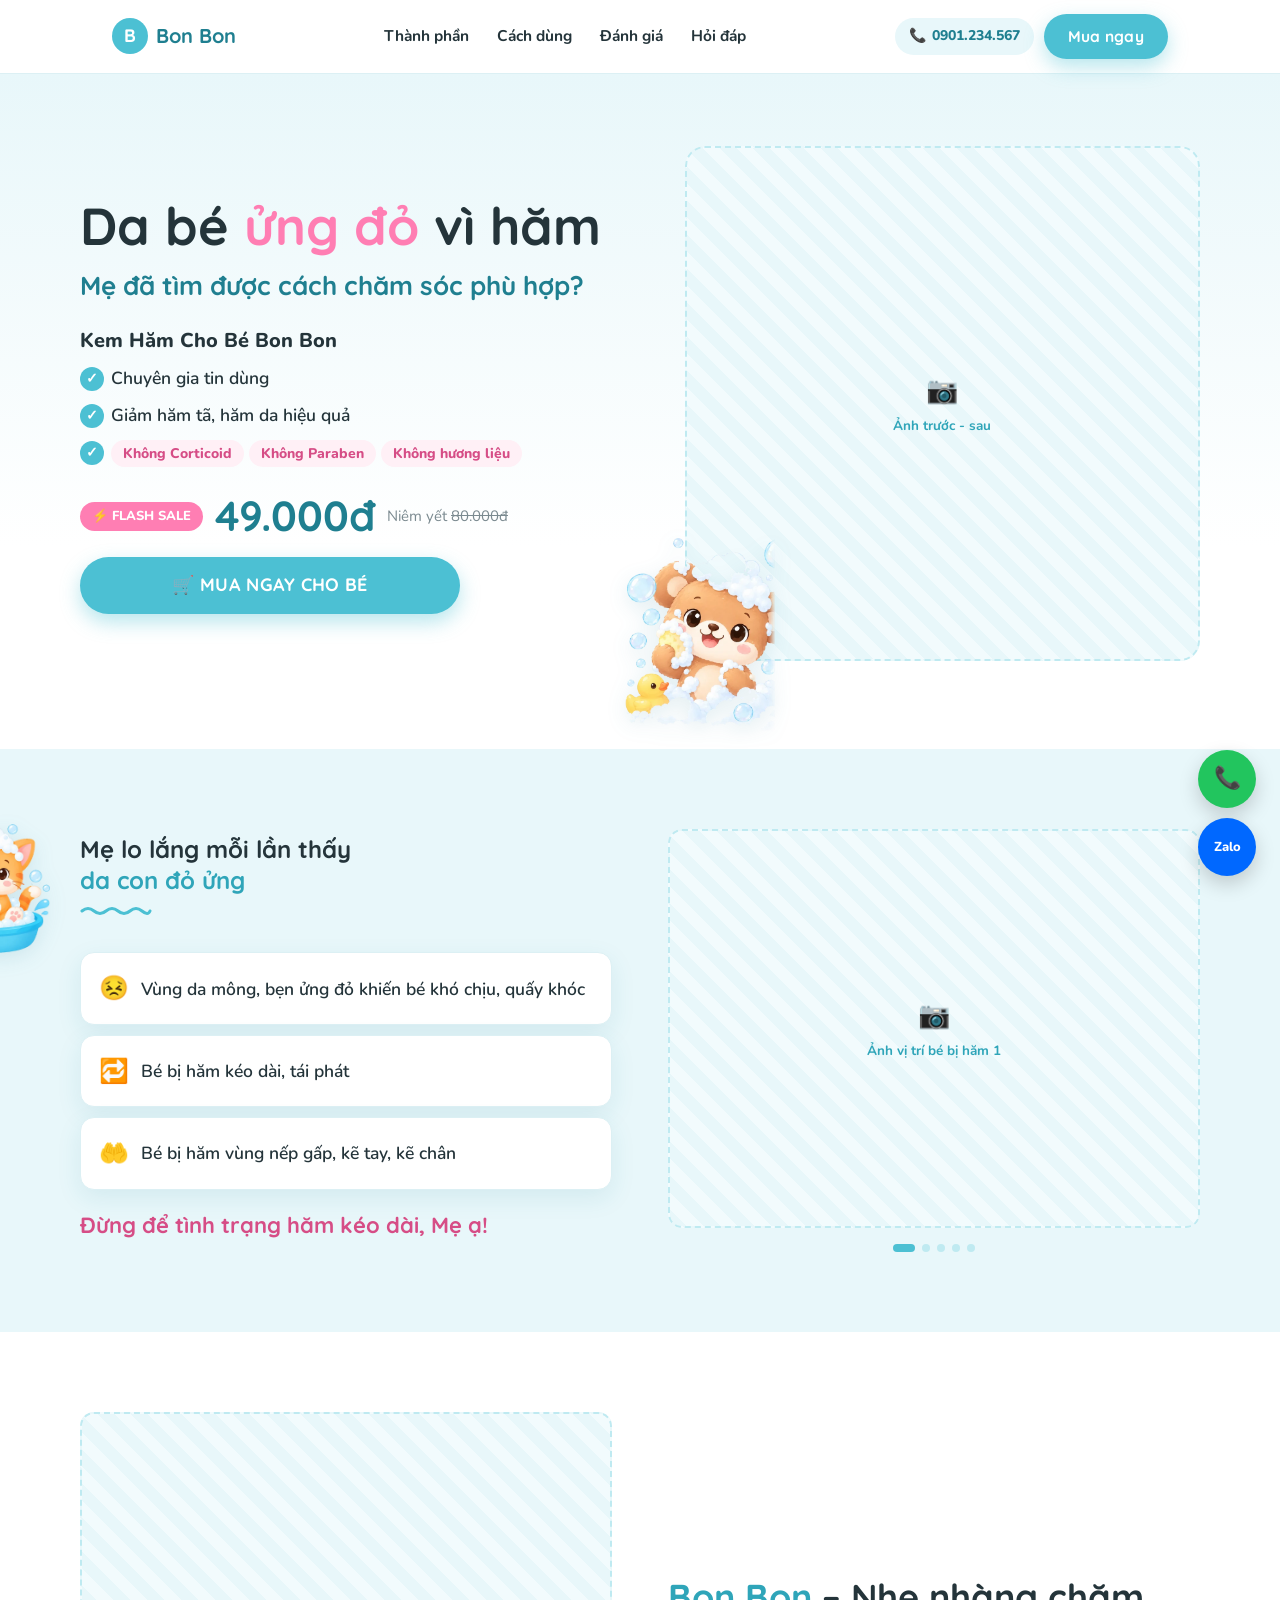
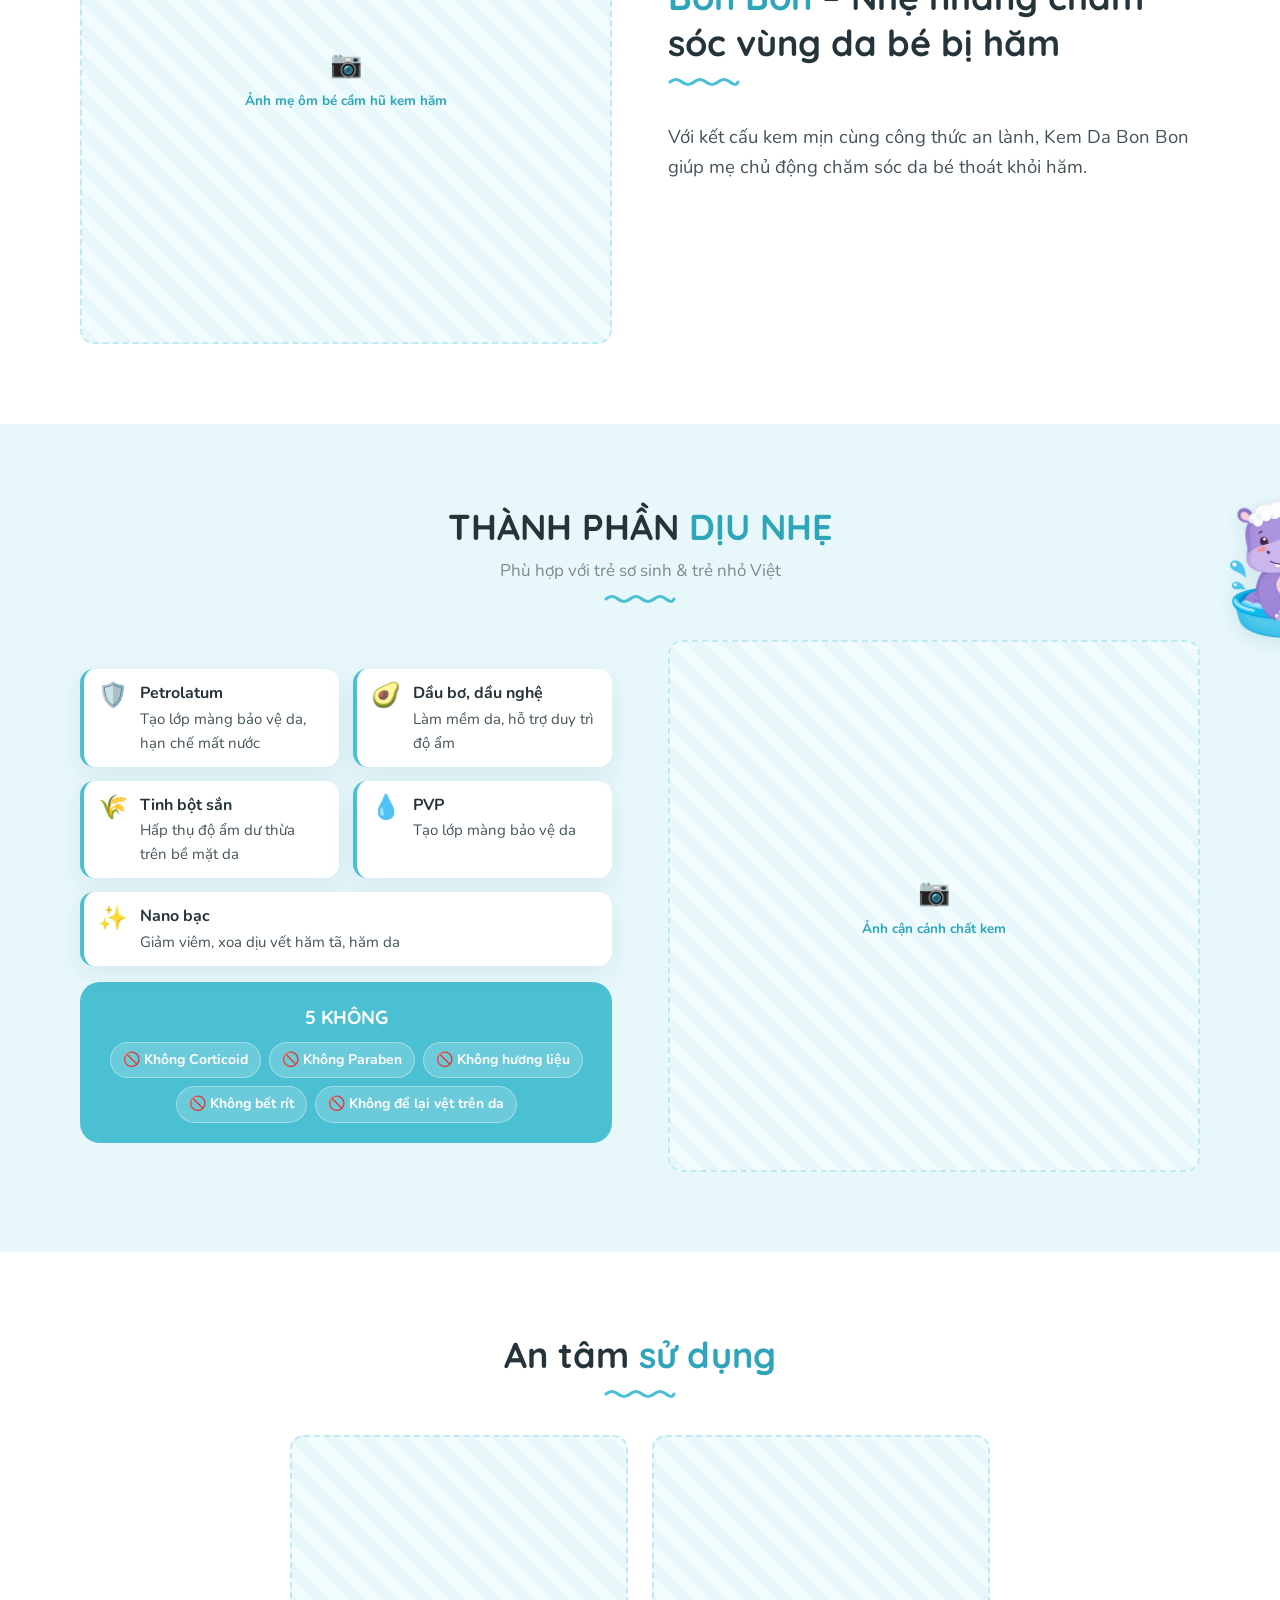
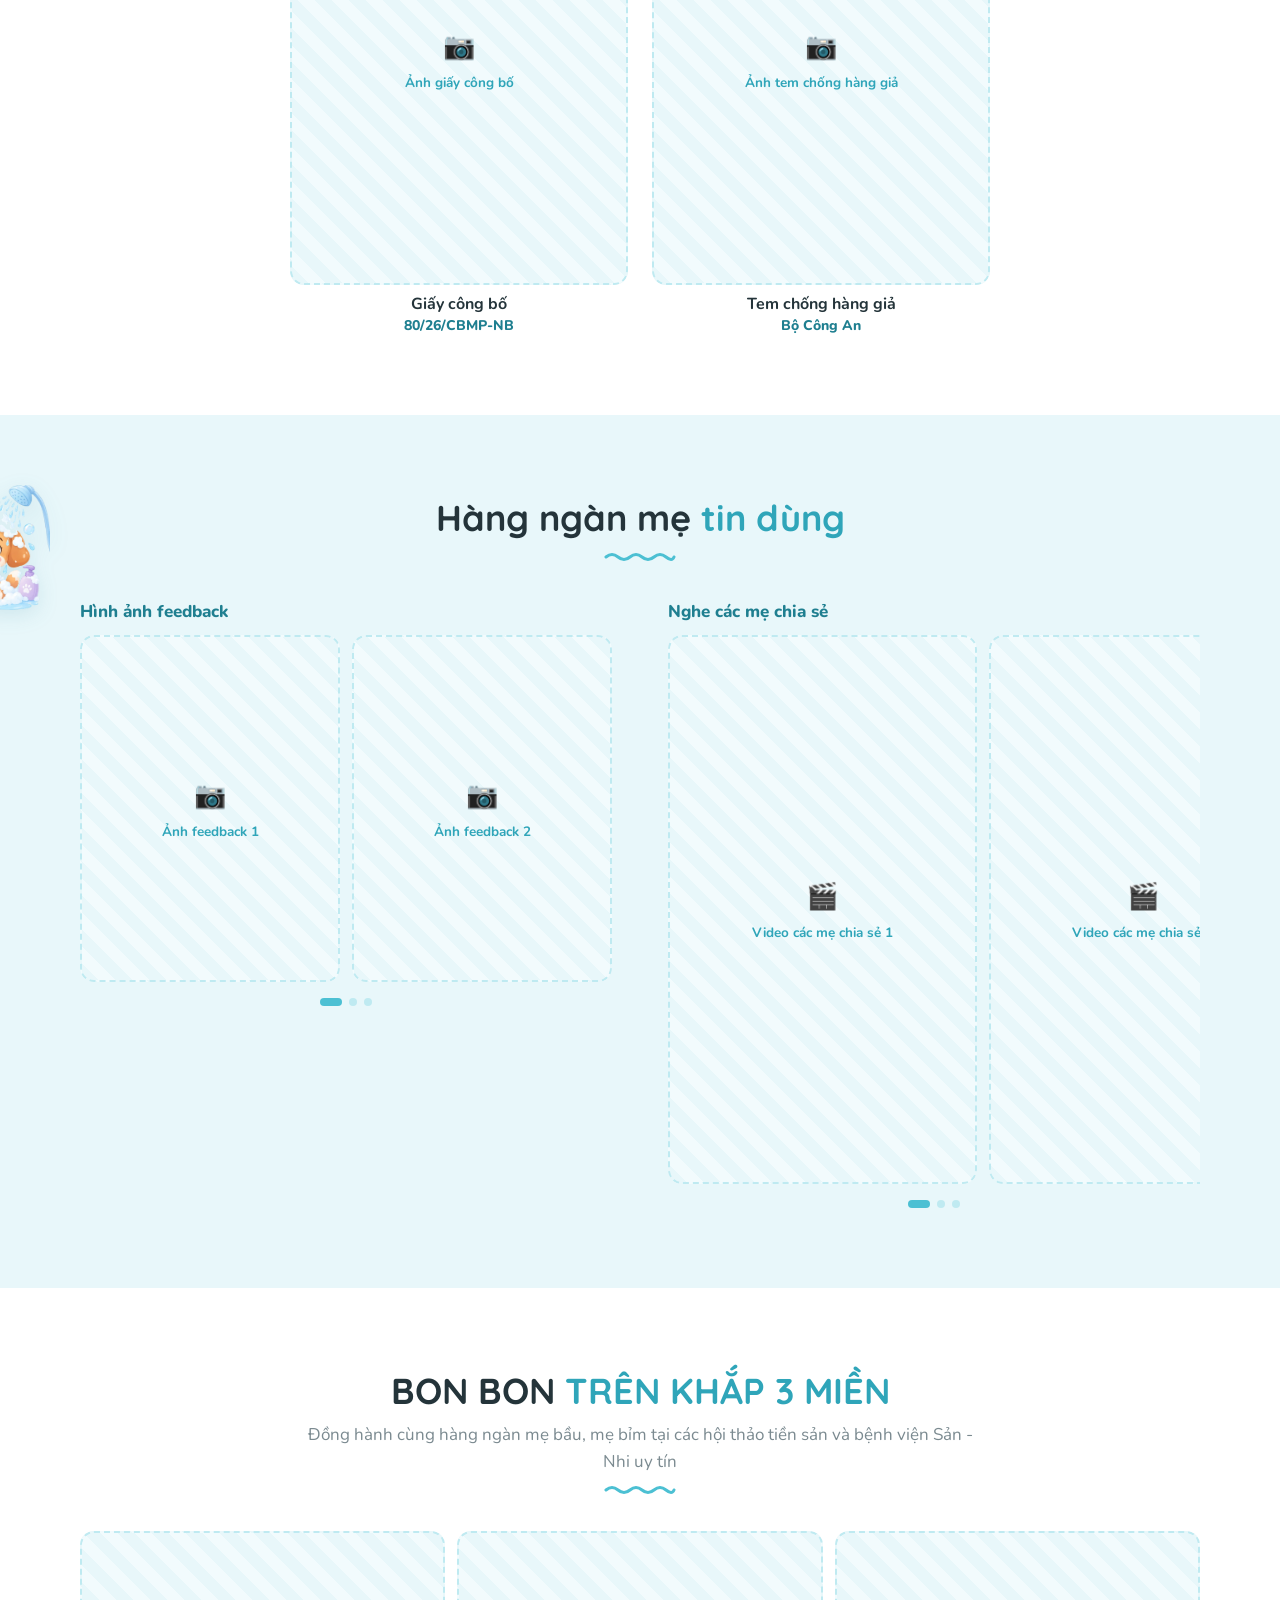
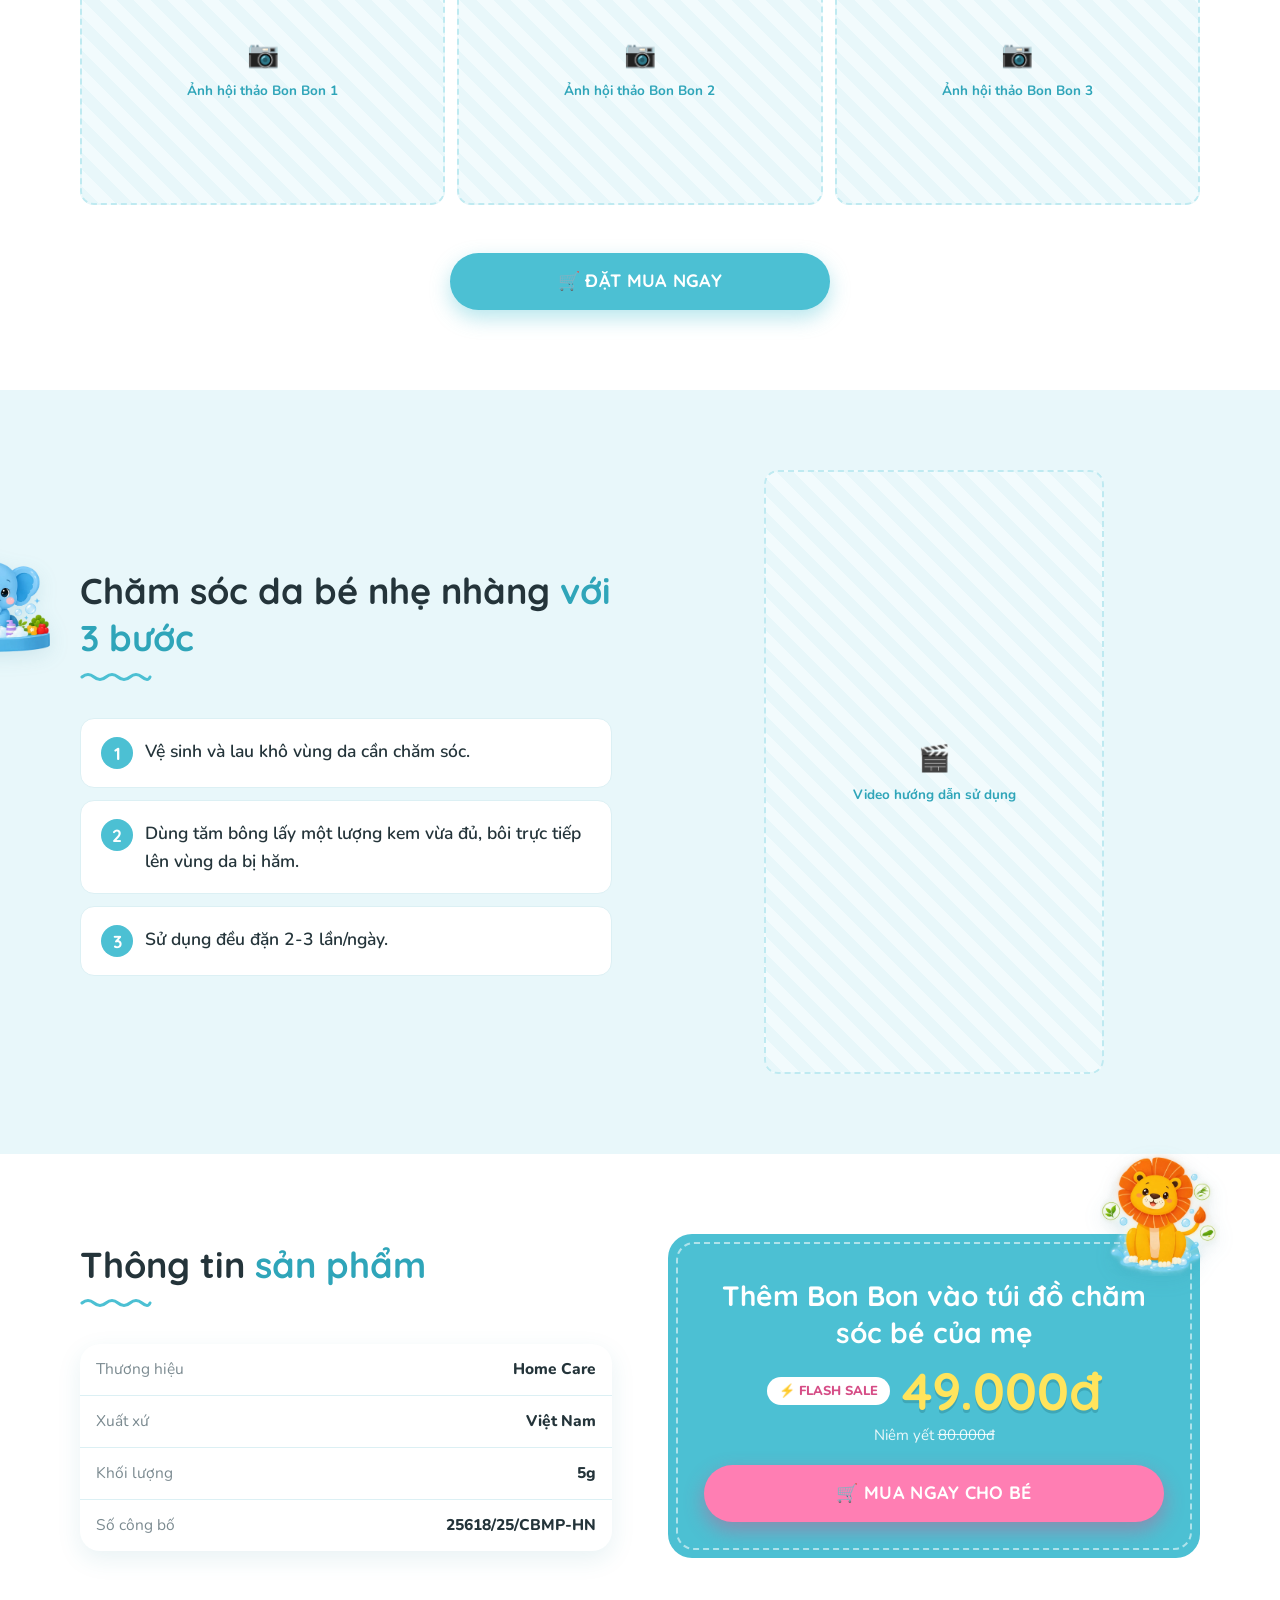
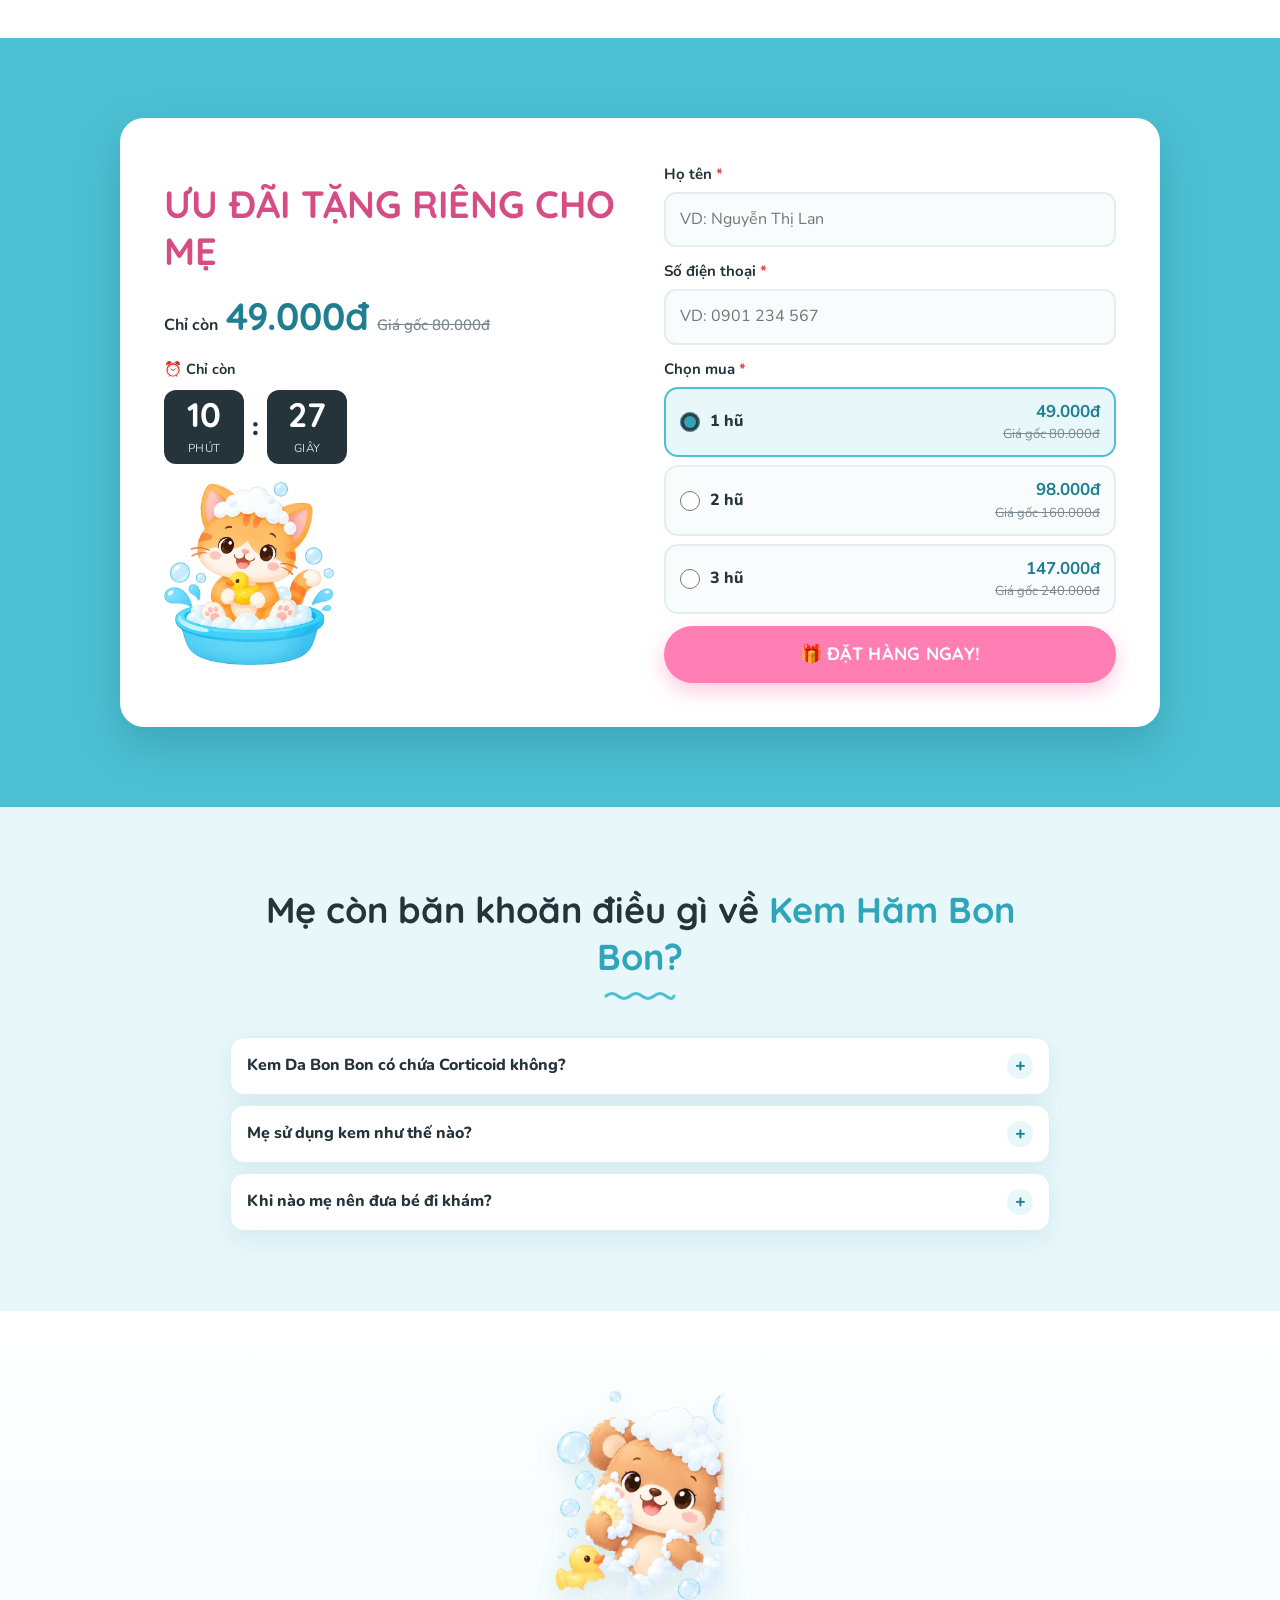
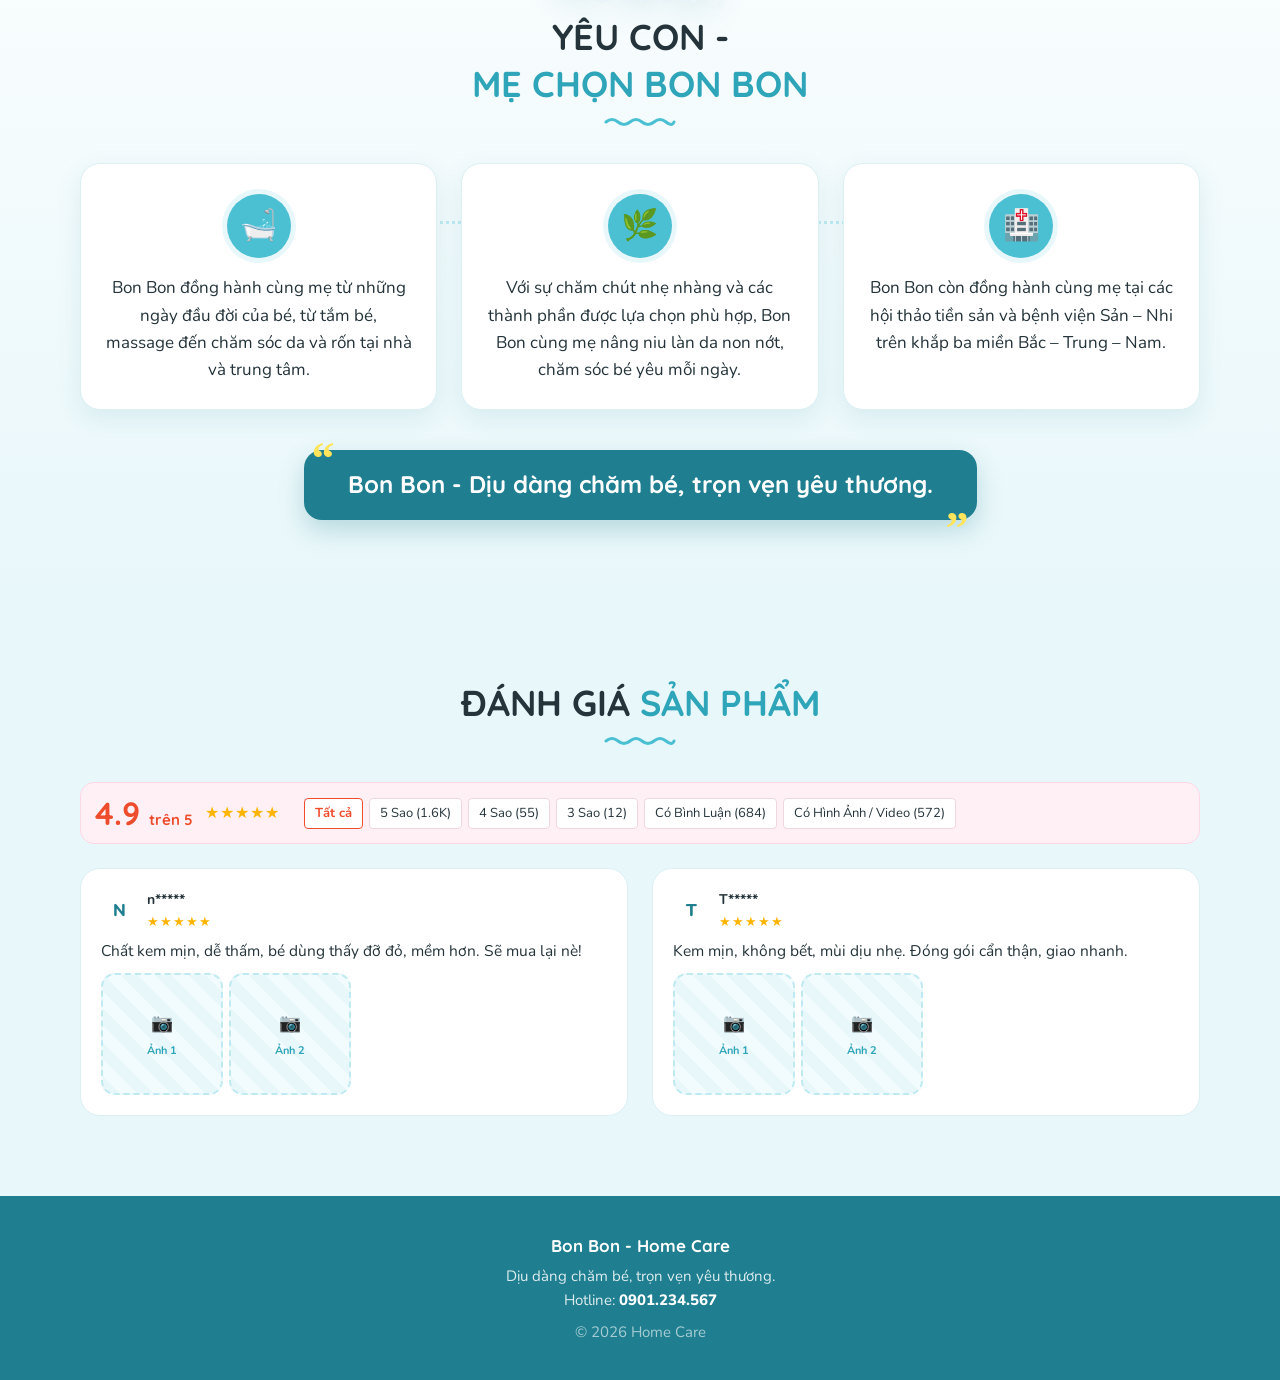
<file: index.html>
<!DOCTYPE html>
<html lang="vi">
<head>
    <meta charset="UTF-8">
    <meta name="viewport" content="width=device-width, initial-scale=1.0, viewport-fit=cover">
    <title>Kem Hăm Cho Bé Bon Bon - Flash sale 49.000đ</title>
    <meta name="description" content="Kem Hăm Cho Bé Bon Bon - Chuyên gia tin dùng, giảm hăm tã, hăm da hiệu quả. Không Corticoid - Không Paraben - Không hương liệu. Flash sale 49.000đ.">
    <meta name="theme-color" content="#4cc0d3">
    <meta property="og:title" content="Kem Hăm Cho Bé Bon Bon - Flash sale 49.000đ">
    <meta property="og:description" content="Nhẹ nhàng chăm sóc vùng da bé bị hăm. Không Corticoid - Không Paraben - Không hương liệu.">
    <meta property="og:type" content="product">
    <link rel="preconnect" href="https://fonts.googleapis.com">
    <link rel="preconnect" href="https://fonts.gstatic.com" crossorigin>
    <link href="https://fonts.googleapis.com/css2?family=Quicksand:wght@500;600;700&family=Nunito:wght@400;600;700;800&display=swap" rel="stylesheet">

    <!-- ============================================
         CẤU HÌNH — chỉ cần sửa ở đây
         ============================================ -->
    <script>
    window.BONBON_CONFIG = {
        hotline: '0901234567',
        hotlineDisplay: '0901.234.567',
        zalo: '0901234567',
        productName: 'Kem Hăm Cho Bé Bon Bon 5g',
        price: 49000,
        listPrice: 80000,
        // Các gói trong form "Ưu đãi tặng riêng cho mẹ"
        packages: [
            { qty: 1, price: 49000,  listPrice: 80000 },
            { qty: 2, price: 98000,  listPrice: 160000 },
            { qty: 3, price: 147000, listPrice: 240000 }
        ],
        // Hiệu ứng thông báo "vừa đặt hàng". DỮ LIỆU MẪU — thay bằng đơn hàng thật, hoặc đặt enabled: false để tắt
        orderNotifications: {
            enabled: true,
            items: [['Chị Lan', 'Hà Nội'], ['Mẹ Hương', 'TP.HCM'], ['Chị Thảo', 'Đà Nẵng'], ['Mẹ Ngọc', 'Cần Thơ'], ['Chị Mai', 'Hải Phòng']]
        },
        offerMinutes: 10.5,   // Đồng hồ "Chỉ còn 10 phút 30 giây" (tự chạy lại khi hết giờ)
        // URL Web App Google Apps Script (xem google-apps-script/Code.gs + README). Trống = chế độ demo.
        sheetEndpoint: '',
        facebookPixelId: '',
        googleAnalyticsId: '',
        tiktokPixelId: '',

        // Ảnh & video: dán link vào đây. Ô nào để trống sẽ hiện khung chờ ảnh.
        // Video hỗ trợ link YouTube (kể cả Shorts) hoặc file .mp4
        media: {
            heroImage: '',   // 1 ảnh trước - sau (ghép sẵn)
            rashSlides: [
                { src: '', caption: '' },
                { src: '', caption: '' },
                { src: '', caption: '' },
                { src: '', caption: '' },
                { src: '', caption: '' }
            ],
            motherBaby: '',
            creamTexture: '',
            certificate: '',
            antiFakeStamp: '',
            feedback: ['', '', ''],          // slider ảnh feedback (thêm bao nhiêu ảnh cũng được)
            testimonialVideos: ['', '', ''], // slider video các mẹ chia sẻ (YouTube / Shorts / .mp4)
            seminarSlides: [
                { src: '', caption: '' },
                { src: '', caption: '' },
                { src: '', caption: '' }
            ],
            guideVideo: '',
            reviewImages: [['', ''], ['', '']]
        }
    };
    </script>

    <!-- Tracking pixels: chỉ tải khi đã điền ID -->
    <script>
    (function(cfg) {
        if (cfg.facebookPixelId) {
            !function(f,b,e,v,n,t,s){if(f.fbq)return;n=f.fbq=function(){n.callMethod?
            n.callMethod.apply(n,arguments):n.queue.push(arguments)};if(!f._fbq)f._fbq=n;
            n.push=n;n.loaded=!0;n.version='2.0';n.queue=[];t=b.createElement(e);t.async=!0;
            t.src=v;s=b.getElementsByTagName(e)[0];s.parentNode.insertBefore(t,s)}(window,
            document,'script','https://connect.facebook.net/en_US/fbevents.js');
            fbq('init', cfg.facebookPixelId);
            fbq('track', 'PageView');
            fbq('track', 'ViewContent', { content_name: cfg.productName, value: cfg.price, currency: 'VND' });
        }
        if (cfg.googleAnalyticsId) {
            var g = document.createElement('script');
            g.async = true;
            g.src = 'https://www.googletagmanager.com/gtag/js?id=' + cfg.googleAnalyticsId;
            document.head.appendChild(g);
            window.dataLayer = window.dataLayer || [];
            window.gtag = function(){ dataLayer.push(arguments); };
            gtag('js', new Date());
            gtag('config', cfg.googleAnalyticsId);
        }
        if (cfg.tiktokPixelId) {
            !function (w, d, t) {
            w.TiktokAnalyticsObject=t;var ttq=w[t]=w[t]||[];ttq.methods=["page","track","identify","instances","debug","on","off","once","ready","alias","group","enableCookie","disableCookie","holdConsent","revokeConsent","grantConsent"],ttq.setAndDefer=function(t,e){t[e]=function(){t.push([e].concat(Array.prototype.slice.call(arguments,0)))}};for(var i=0;i<ttq.methods.length;i++)ttq.setAndDefer(ttq,ttq.methods[i]);ttq.instance=function(t){for(var e=ttq._i[t]||[],n=0;n<ttq.methods.length;n++)ttq.setAndDefer(e,ttq.methods[n]);return e},ttq.load=function(e,n){var r="https://analytics.tiktok.com/i18n/pixel/events.js";ttq._i=ttq._i||{},ttq._i[e]=[],ttq._i[e]._u=r,ttq._t=ttq._t||{},ttq._t[e]=+new Date,ttq._o=ttq._o||{},ttq._o[e]=n||{};var s=d.createElement("script");s.type="text/javascript",s.async=!0,s.src=r+"?sdkid="+e+"&lib="+t;var a=d.getElementsByTagName("script")[0];a.parentNode.insertBefore(s,a)};
            ttq.load(cfg.tiktokPixelId);
            ttq.page();
            }(window, document, 'ttq');
        }
        window.bonbonTrack = function(event, params) {
            params = params || {};
            try {
                if (window.fbq) fbq('track', event, params);
                if (window.gtag) {
                    var gaMap = { Lead: 'generate_lead', InitiateCheckout: 'begin_checkout', Contact: 'contact' };
                    gtag('event', gaMap[event] || event, params);
                }
                if (window.ttq) {
                    var ttMap = { Lead: 'SubmitForm', InitiateCheckout: 'InitiateCheckout', Contact: 'Contact' };
                    ttq.track(ttMap[event] || event, params);
                }
            } catch (err) {}
        };
    })(window.BONBON_CONFIG);
    </script>

<style>
/* ============================================
   NỀN TẢNG — MOBILE FIRST, CÓ BỐ CỤC RIÊNG CHO PC
   ============================================ */
:root {
    --primary: #4cc0d3;
    --primary-dark: #2fa5b9;
    --primary-deep: #1f7f90;
    --primary-light: #bfeaf1;
    --primary-soft: #e8f7fa;
    --pink: #ff7eb3;
    --pink-deep: #d64d86;
    --pink-soft: #fff0f6;
    --dark: #24343a;
    --text: #44545a;
    --muted: #7b8a90;
    --line: #dcf0f4;
    --white: #ffffff;
    --radius: 20px;
    --radius-sm: 14px;
    --shadow: 0 8px 24px rgba(31,127,144,0.10);
    --font-heading: 'Quicksand', sans-serif;
    --font-body: 'Nunito', sans-serif;
    --page: 480px;
    --sticky-h: 68px;
}
*, *::before, *::after { box-sizing: border-box; margin: 0; padding: 0; }
html { scroll-behavior: smooth; -webkit-text-size-adjust: 100%; scroll-padding-top: 64px; }
body {
    font-family: var(--font-body);
    font-size: 16px;
    line-height: 1.6;
    color: var(--text);
    background: #dff3f7;
    -webkit-font-smoothing: antialiased;
}
img, video, iframe { display: block; max-width: 100%; }
a { color: inherit; text-decoration: none; }
button { font: inherit; cursor: pointer; border: none; background: none; color: inherit; }
strong { color: var(--dark); }

/* Điện thoại / máy tính bảng: cột 480px ở giữa */
.page {
    max-width: var(--page);
    margin: 0 auto;
    background: var(--white);
    min-height: 100vh;
    overflow: hidden;
    padding-bottom: calc(var(--sticky-h) + env(safe-area-inset-bottom));
    position: relative;
}
@media (min-width: 520px) and (max-width: 959px) {
    .page { box-shadow: 0 0 60px rgba(31,127,144,0.15); }
}
.container { position: relative; }
.split { display: grid; gap: 18px; }
.split > * { min-width: 0; }
.hero-visual { display: none; }

.sec { padding: 36px 18px; position: relative; }
.sec.tint { background: var(--primary-soft); }
.sec-title {
    font-family: var(--font-heading);
    font-weight: 700;
    font-size: 24px;
    line-height: 1.3;
    color: var(--dark);
    text-align: center;
}
.sec-title .hl { color: var(--primary-dark); }
.sec-sub { text-align: center; color: var(--muted); font-size: 15.5px; margin-top: 6px; }
.sec-head { margin-bottom: 20px; position: relative; padding: 0 44px; }
#pain .sec-title { font-size: clamp(19px, 5.6vw, 24px); }
.nw { white-space: nowrap; }
@media (max-width: 340px) { .nw { white-space: normal; } }
.sec-head::after {
    content: '';
    display: block;
    width: 72px; height: 10px;
    margin: 10px auto 0;
    background: url("data:image/svg+xml,%3Csvg xmlns='http://www.w3.org/2000/svg' width='72' height='10' viewBox='0 0 72 10'%3E%3Cpath d='M2 5 Q8 0 14 5 T26 5 T38 5 T50 5 T62 5 T70 5' stroke='%234cc0d3' stroke-width='3' fill='none' stroke-linecap='round'/%3E%3C/svg%3E") no-repeat center;
}
.sec-head.left { padding: 0; }
.mascot {
    position: absolute;
    width: 60px; height: auto;
    pointer-events: none;
    animation: bob 5s ease-in-out infinite;
    filter: drop-shadow(0 6px 10px rgba(31,127,144,0.12));
}
.mascot.l { left: -6px; top: -6px; }
.mascot.r { right: -6px; top: -6px; }
@keyframes bob { 0%,100% { transform: translateY(0) rotate(-3deg); } 50% { transform: translateY(-7px) rotate(3deg); } }

/* ============================================
   NÚT
   ============================================ */
.btn {
    display: flex; align-items: center; justify-content: center; gap: 8px;
    width: 100%;
    min-height: 54px;
    padding: 14px 20px;
    border-radius: 60px;
    background: var(--primary);
    color: var(--white);
    font-family: var(--font-heading);
    font-weight: 700;
    font-size: 18px;
    letter-spacing: 0.3px;
    box-shadow: 0 8px 20px rgba(76,192,211,0.40);
    transition: transform .15s ease, background .2s ease;
    position: relative;
    overflow: hidden;
}
.btn:active { transform: scale(0.98); }
.btn:hover { background: var(--primary-dark); }
.btn::after {
    content: '';
    position: absolute; top: 0; left: -60%;
    width: 40%; height: 100%;
    background: linear-gradient(100deg, transparent, rgba(255,255,255,.45), transparent);
    animation: shine 2.8s ease-in-out infinite;
}
@keyframes shine { 0% { left: -60%; } 60%, 100% { left: 130%; } }
.btn.pulse { animation: pulse 2s ease-in-out infinite; }
@keyframes pulse {
    0%,100% { box-shadow: 0 8px 20px rgba(76,192,211,.40), 0 0 0 0 rgba(76,192,211,.45); }
    50% { box-shadow: 0 8px 20px rgba(76,192,211,.40), 0 0 0 10px rgba(76,192,211,0); }
}
.btn.pink { background: var(--pink); box-shadow: 0 8px 20px rgba(255,126,179,.40); }
.btn.pink:hover { background: #f0629f; }

/* Giá flash sale */
.price-box {
    display: flex; align-items: center; justify-content: center; flex-wrap: wrap;
    gap: 6px 12px;
    margin: 16px 0 14px;
}
.price-tag {
    display: inline-flex; align-items: center; gap: 6px;
    background: var(--pink);
    color: var(--white);
    font-weight: 800; font-size: 13px;
    padding: 4px 12px; border-radius: 30px;
    text-transform: uppercase;
}
.price-now { font-family: var(--font-heading); font-weight: 700; font-size: 32px; color: var(--primary-deep); line-height: 1; }
.price-old { font-size: 15px; color: var(--muted); }

/* ============================================
   KHUNG ẢNH / VIDEO (tự điền từ cấu hình)
   ============================================ */
.media {
    position: relative;
    width: 100%;
    border-radius: var(--radius-sm);
    overflow: hidden;
    background: var(--primary-soft);
}
.media img, .media video, .media iframe { width: 100%; height: 100%; object-fit: cover; border: 0; }
.ratio-1 { aspect-ratio: 1 / 1; }
.ratio-43 { aspect-ratio: 4 / 3; }
.ratio-34 { aspect-ratio: 3 / 4; }
.ratio-916 { aspect-ratio: 9 / 16; }
.placeholder {
    position: absolute; inset: 0;
    display: flex; flex-direction: column; align-items: center; justify-content: center; gap: 4px;
    border: 2px dashed var(--primary-light);
    border-radius: inherit;
    color: var(--primary-dark);
    font-size: 13.5px; font-weight: 700;
    text-align: center;
    padding: 10px;
    background: repeating-linear-gradient(45deg, var(--primary-soft) 0 12px, #f2fbfd 12px 24px);
}
.placeholder span { font-size: 26px; }
.media .caption {
    position: absolute; left: 10px; bottom: 10px;
    background: rgba(255,255,255,.92);
    color: var(--dark);
    font-size: 13px; font-weight: 800;
    padding: 4px 12px; border-radius: 20px;
}
.video-play {
    position: absolute; inset: 0;
    display: flex; align-items: center; justify-content: center;
    background: rgba(0,0,0,.15);
}
.video-play i {
    width: 64px; height: 64px; border-radius: 50%;
    background: rgba(255,255,255,.95);
    display: flex; align-items: center; justify-content: center;
    box-shadow: 0 6px 20px rgba(0,0,0,.2);
}
.video-play i::before {
    content: ''; margin-left: 5px;
    border-left: 20px solid var(--primary-dark);
    border-top: 13px solid transparent; border-bottom: 13px solid transparent;
}

/* Slider vuốt ngang */
.slider { position: relative; min-width: 0; }
.slides {
    display: flex; gap: 12px;
    overflow-x: auto;
    scroll-snap-type: x mandatory;
    scrollbar-width: none;
    -webkit-overflow-scrolling: touch;
    margin: 0 -18px; padding: 0 18px 4px;
}
.slides::-webkit-scrollbar { display: none; }
.slide { flex: 0 0 82%; scroll-snap-align: center; }
.dots { display: flex; justify-content: center; gap: 7px; margin-top: 12px; }
.slider.videos .slide { flex-basis: 62%; }
#feedback .slider + .label-line, #feedback .split > div + div { margin-top: 0; }
.dots button { width: 8px; height: 8px; border-radius: 8px; background: var(--primary-light); transition: all .25s ease; }
.dots button.on { width: 22px; background: var(--primary); }

/* ============================================
   HEADER
   ============================================ */
.topbar {
    position: sticky; top: 0; z-index: 50;
    background: rgba(255,255,255,.96);
    backdrop-filter: blur(10px);
    border-bottom: 1px solid var(--line);
}
.topbar-inner { display: flex; align-items: center; justify-content: space-between; gap: 12px; padding: 10px 16px; }
.brand { display: flex; align-items: center; gap: 8px; font-family: var(--font-heading); font-weight: 700; color: var(--primary-deep); font-size: 17px; }
.brand-dot { width: 30px; height: 30px; border-radius: 50%; background: var(--primary); color: #fff; display: flex; align-items: center; justify-content: center; font-size: 15px; }
.topnav { display: none; }
.topbar-actions { display: flex; align-items: center; gap: 10px; }
.topbar-call {
    display: inline-flex; align-items: center; gap: 6px;
    background: var(--primary-soft); color: var(--primary-deep);
    font-weight: 800; font-size: 14px;
    padding: 7px 14px; border-radius: 30px;
}
.topbar-buy { display: none; }

/* ============================================
   1. HERO
   ============================================ */
.hero { padding: 22px 18px 30px; background: linear-gradient(180deg, var(--primary-soft), var(--white) 70%); position: relative; }
.hero-badge {
    display: inline-flex; align-items: center; gap: 6px;
    background: var(--white); color: var(--primary-deep);
    border: 1px solid var(--primary-light);
    font-size: 13px; font-weight: 800;
    padding: 5px 12px; border-radius: 30px;
    margin-bottom: 10px;
}
.hero-title {
    font-family: var(--font-heading);
    font-weight: 700;
    font-size: 28px;
    line-height: 1.25;
    color: var(--dark);
    padding-right: 70px;
}
.hero-title .hl { color: var(--pink); }
.hero-q { font-family: var(--font-heading); font-weight: 700; font-size: 18px; color: var(--primary-deep); margin: 6px 0 16px; line-height: 1.35; padding-right: 70px; }
.hero-grid { display: grid; grid-template-columns: 1fr 1fr; gap: 14px; align-items: start; }
.hero-product { font-weight: 800; color: var(--dark); font-size: 16px; margin-bottom: 8px; line-height: 1.35; }
.check-list { list-style: none; display: grid; gap: 9px; }
.check-list li { display: flex; gap: 7px; font-size: 14.5px; line-height: 1.4; color: var(--dark); font-weight: 600; }
.check-list li::before {
    content: '✓'; flex-shrink: 0;
    width: 20px; height: 20px; border-radius: 50%;
    background: var(--primary); color: #fff;
    font-size: 12px; font-weight: 800;
    display: flex; align-items: center; justify-content: center;
    margin-top: 1px;
}
.no-list { display: flex; flex-wrap: wrap; gap: 5px; }
.no-list span { background: var(--pink-soft); color: var(--pink-deep); font-size: 12.5px; font-weight: 800; padding: 2px 8px; border-radius: 20px; }
.ba { display: grid; gap: 6px; }
.hero-img { aspect-ratio: 3 / 4; }
.ba .media .caption { top: 8px; bottom: auto; left: 8px; font-size: 12px; padding: 3px 10px; }
.ba .media.after .caption { background: var(--primary); color: #fff; }
.hero-mascot { position: absolute; width: 72px; right: 10px; top: 14px; animation: bob 5s ease-in-out infinite; filter: drop-shadow(0 6px 10px rgba(31,127,144,0.12)); }

/* ============================================
   NỘI DUNG CÁC SECTION
   ============================================ */
.pain-list { list-style: none; display: grid; gap: 10px; margin-bottom: 18px; }
.pain-list li {
    display: flex; align-items: center; gap: 12px;
    background: var(--white);
    border: 1px solid var(--line);
    border-radius: var(--radius-sm);
    padding: 12px 14px;
    font-size: 16px; font-weight: 600; color: var(--dark);
    box-shadow: var(--shadow);
}
.pain-list li span { font-size: 24px; flex-shrink: 0; }
.alert-line {
    text-align: center;
    font-family: var(--font-heading); font-weight: 700;
    font-size: 19px; color: var(--pink-deep);
    margin: 4px 0 4px;
}
.lead { font-size: 16.5px; text-align: center; }

.ingr { display: grid; gap: 10px; margin-bottom: 16px; }
.ingr-item {
    display: flex; gap: 12px; align-items: flex-start;
    background: var(--white);
    border-radius: var(--radius-sm);
    padding: 12px 14px;
    border-left: 4px solid var(--primary);
    box-shadow: var(--shadow);
}
.ingr-icon { font-size: 24px; flex-shrink: 0; line-height: 1.2; }
.ingr-item b { display: block; color: var(--dark); font-size: 16px; }
.ingr-item p { font-size: 15px; }
.five-no { background: var(--primary); color: var(--white); border-radius: var(--radius); padding: 16px; }
.five-no h3 { font-family: var(--font-heading); font-size: 19px; margin-bottom: 10px; text-align: center; }
.five-no-grid { display: flex; flex-wrap: wrap; justify-content: center; gap: 8px; }
.five-no-grid span {
    background: rgba(255,255,255,.18);
    border: 1px solid rgba(255,255,255,.35);
    padding: 6px 12px; border-radius: 30px;
    font-size: 14px; font-weight: 700;
}

.duo { display: grid; grid-template-columns: 1fr 1fr; gap: 12px; }
.duo figcaption { text-align: center; font-size: 14px; font-weight: 700; color: var(--dark); margin-top: 8px; line-height: 1.4; }
.duo figcaption small { display: block; color: var(--primary-deep); font-weight: 800; font-size: 14px; }
.label-line { text-align: center; font-weight: 800; color: var(--primary-deep); margin: 0 0 10px; font-size: 15.5px; }
.video-wrap { max-width: 300px; margin: 0 auto; width: 100%; }

.steps { list-style: none; display: grid; gap: 12px; counter-reset: s; }
.steps li {
    display: flex; gap: 12px; align-items: flex-start;
    background: var(--white); border: 1px solid var(--line);
    border-radius: var(--radius-sm); padding: 12px 14px;
    font-size: 16px; color: var(--dark); font-weight: 600;
}
.steps li::before {
    counter-increment: s; content: counter(s);
    width: 32px; height: 32px; border-radius: 50%; flex-shrink: 0;
    background: var(--primary); color: #fff;
    font-family: var(--font-heading); font-weight: 700;
    display: flex; align-items: center; justify-content: center;
}

.spec { background: var(--white); border-radius: var(--radius); box-shadow: var(--shadow); overflow: hidden; }
.spec div { display: flex; justify-content: space-between; gap: 12px; padding: 13px 16px; font-size: 15.5px; border-bottom: 1px solid var(--line); }
.spec div:last-child { border-bottom: none; }
.spec dt { color: var(--muted); }
.spec dd { color: var(--dark); font-weight: 800; text-align: right; }
.cta-card {
    background: var(--primary);
    color: var(--white);
    border-radius: 24px;
    padding: 28px 20px 24px;
    text-align: center;
    position: relative;
    margin-top: 54px;
    animation: ctaGlow 2.6s ease-in-out infinite;
}
/* Viền đứt nét bên trong */
.cta-card::before {
    content: '';
    position: absolute; inset: 8px;
    border: 2px dashed rgba(255,255,255,.55);
    border-radius: 18px;
    pointer-events: none;
}
@keyframes ctaGlow {
    0%, 100% { box-shadow: 0 16px 36px rgba(31,127,144,.35), 0 0 0 0 rgba(76,192,211,.45); }
    50% { box-shadow: 0 16px 36px rgba(31,127,144,.35), 0 0 0 12px rgba(76,192,211,0); }
}
.cta-card .sec-title { color: var(--white); position: relative; }
.cta-card .price-box { position: relative; margin: 14px 0 18px; }
.cta-card .price-tag { background: var(--white); color: var(--pink-deep); }
.cta-card .price-now { color: #ffe45c; font-size: 42px; text-shadow: 0 3px 0 rgba(20,90,104,.25); }
.cta-card .price-old, .cta-card .price-old s { color: rgba(255,255,255,.88); }
.cta-card .btn {
    background: var(--pink);
    box-shadow: 0 8px 20px rgba(214,77,134,.45);
    animation: pinkPulse 1.8s ease-in-out infinite;
    position: relative;
}
.cta-card .btn:hover { background: #f0629f; }
@keyframes pinkPulse {
    0%, 100% { transform: scale(1); box-shadow: 0 8px 20px rgba(214,77,134,.45), 0 0 0 0 rgba(255,255,255,.6); }
    50% { transform: scale(1.03); box-shadow: 0 8px 20px rgba(214,77,134,.45), 0 0 0 10px rgba(255,255,255,0); }
}
.cta-card .mascot { width: 90px; top: -62px; right: 6px; left: auto; z-index: 1; }
.cta-card .sec-title { font-size: 22px; padding-right: 40px; }

/* ============================================
   FORM ƯU ĐÃI TẶNG RIÊNG CHO MẸ
   ============================================ */
.order-sec { background: var(--primary); padding: 36px 18px; position: relative; }
.order-card {
    background: var(--white);
    border-radius: 24px;
    padding: 24px 18px 20px;
    box-shadow: 0 18px 40px rgba(20,90,104,.25);
    position: relative;
}
.offer { text-align: center; }
.offer-title {
    font-family: var(--font-heading); font-weight: 700;
    font-size: 25px; line-height: 1.25;
    color: var(--pink-deep);
    text-transform: uppercase;
}
.offer-price { margin: 10px 0 4px; font-size: 16px; color: var(--dark); font-weight: 700; }
.offer-price b { font-family: var(--font-heading); font-size: 30px; color: var(--primary-deep); margin: 0 4px; }
.offer-price s { color: var(--muted); font-weight: 600; font-size: 15px; }
.countdown-wrap { margin: 12px 0 18px; }
.countdown-label { font-size: 14.5px; font-weight: 700; color: var(--dark); margin-bottom: 8px; }
.countdown { display: flex; justify-content: center; align-items: center; gap: 8px; }
.countdown .unit {
    background: var(--dark); color: #fff;
    border-radius: 12px;
    min-width: 66px;
    padding: 6px 8px 4px;
    text-align: center;
}
.countdown .unit b { display: block; font-family: var(--font-heading); font-size: 28px; line-height: 1.1; }
.countdown .unit span { font-size: 11.5px; opacity: .8; text-transform: uppercase; letter-spacing: .5px; }
.countdown .colon { font-size: 26px; font-weight: 800; color: var(--dark); }
.offer-perks { display: none; }
.offer-mascot { display: none; }

.field { margin-bottom: 12px; text-align: left; }
.field > label, .field-label { display: block; font-weight: 700; font-size: 15px; color: var(--dark); margin-bottom: 6px; }
.field label i { color: #e5484d; font-style: normal; }
.input {
    width: 100%;
    font: inherit; font-size: 16px;
    padding: 13px 14px;
    border: 2px solid #e3eef1;
    border-radius: 12px;
    background: #f8fcfd;
    color: var(--dark);
    transition: border-color .2s ease, background .2s ease;
}
.input:focus { outline: none; border-color: var(--primary); background: #fff; }
.input.error { border-color: #e5484d; }
.err { display: none; color: #e5484d; font-size: 13px; margin-top: 4px; }
.err.show { display: block; }
.packs { display: grid; gap: 8px; }
.pack {
    display: flex; align-items: center; gap: 10px;
    padding: 12px 14px;
    border: 2px solid #e3eef1;
    border-radius: 14px;
    background: #f8fcfd;
    cursor: pointer;
    transition: border-color .2s ease, background .2s ease;
}
.pack input { width: 20px; height: 20px; accent-color: var(--primary-dark); flex-shrink: 0; }
.pack .pack-name { font-weight: 800; color: var(--dark); font-size: 16px; }
.pack .pack-price { margin-left: auto; text-align: right; line-height: 1.25; }
.pack .pack-price b { display: block; color: var(--primary-deep); font-size: 17px; }
.pack .pack-price s { color: var(--muted); font-size: 13px; }
.pack:has(input:checked) { border-color: var(--primary); background: var(--primary-soft); }
.pack.on { border-color: var(--primary); background: var(--primary-soft); }
.hp { position: absolute !important; left: -9999px !important; width: 1px; height: 1px; overflow: hidden; }
.form-alert { display: none; margin-top: 10px; padding: 10px 12px; border-radius: 12px; background: #fff0f0; color: #c93a3f; font-size: 14px; }
.form-alert.show { display: block; }
.form-alert a { font-weight: 800; text-decoration: underline; }
.secure { text-align: center; font-size: 13px; color: var(--muted); margin-top: 10px; }
.spinner { display: inline-block; width: 18px; height: 18px; border: 3px solid rgba(255,255,255,.4); border-top-color: #fff; border-radius: 50%; animation: spin .8s linear infinite; }
@keyframes spin { to { transform: rotate(360deg); } }
.success { display: none; text-align: center; padding: 6px 0; }
.success.show { display: block; }
.success img { width: 140px; margin: 0 auto 6px; }
.success h3 { font-family: var(--font-heading); font-size: 22px; color: var(--primary-deep); margin-bottom: 6px; }
.success p { font-size: 15.5px; margin-bottom: 12px; }
.success .summary { text-align: left; background: var(--primary-soft); border-radius: 12px; padding: 12px 14px; font-size: 14.5px; line-height: 1.8; margin-bottom: 14px; }

/* ============================================
   FAQ, CÂU CHUYỆN, ĐÁNH GIÁ
   ============================================ */
.faq { display: grid; gap: 10px; }
.faq details {
    background: var(--white);
    border: 1px solid var(--line);
    border-radius: var(--radius-sm);
    box-shadow: var(--shadow);
    overflow: hidden;
}
.faq summary {
    list-style: none;
    display: flex; justify-content: space-between; align-items: center; gap: 10px;
    padding: 15px 16px;
    font-weight: 800; color: var(--dark); font-size: 16px;
    cursor: pointer;
}
.faq summary::-webkit-details-marker { display: none; }
.faq summary::after {
    content: '+';
    width: 26px; height: 26px; border-radius: 50%; flex-shrink: 0;
    background: var(--primary-soft); color: var(--primary-deep);
    display: flex; align-items: center; justify-content: center;
    font-size: 18px; font-weight: 800;
    transition: transform .2s ease;
}
.faq details[open] summary::after { transform: rotate(45deg); background: var(--primary); color: #fff; }
.faq details p { padding: 0 16px 16px; font-size: 15.5px; }

.story { background: linear-gradient(180deg, var(--white), var(--primary-soft)); }
.story-hero { text-align: center; }
.story-mascot { width: 130px; margin: 0 auto 4px; animation: bob 5s ease-in-out infinite; filter: drop-shadow(0 8px 14px rgba(31,127,144,.15)); }
.story-hero .sec-head { padding: 0; }
.story-steps { list-style: none; display: grid; gap: 14px; position: relative; margin-bottom: 22px; }
/* Đường chấm nối các thẻ như một hành trình */
.story-steps::before {
    content: '';
    position: absolute; left: 27px; top: 28px; bottom: 28px;
    border-left: 3px dotted var(--primary-light);
}
.story-steps li {
    position: relative;
    display: flex; gap: 14px; align-items: flex-start;
    background: var(--white);
    border: 1px solid var(--line);
    border-radius: var(--radius);
    padding: 16px 16px 16px 12px;
    box-shadow: var(--shadow);
}
.story-icon {
    width: 56px; height: 56px; flex-shrink: 0;
    border-radius: 50%;
    background: var(--primary);
    display: flex; align-items: center; justify-content: center;
    font-size: 26px;
    box-shadow: 0 0 0 5px var(--primary-soft);
    position: relative;
}
.story-steps p { font-size: 16px; color: var(--dark); line-height: 1.6; padding-top: 2px; }
.story-tagline { text-align: center; }
.story-tagline span {
    display: inline-block;
    position: relative;
    background: var(--primary-deep);
    color: var(--white);
    font-family: var(--font-heading); font-weight: 700;
    font-size: 18px; line-height: 1.4;
    padding: 14px 26px;
    border-radius: 18px;
    box-shadow: 0 10px 24px rgba(31,127,144,.25);
}
.story-tagline span::before, .story-tagline span::after {
    position: absolute;
    font-size: 46px; line-height: 1;
    color: #ffe45c;
    font-family: Georgia, serif;
}
.story-tagline span::before { content: '\201C'; left: 8px; top: -14px; }
.story-tagline span::after { content: '\201D'; right: 8px; bottom: -32px; }

.rating-box {
    background: var(--pink-soft);
    border: 1px solid #ffd6e6;
    border-radius: var(--radius-sm);
    padding: 14px;
    margin-bottom: 6px;
}
.rating-top { display: flex; align-items: center; gap: 12px; margin-bottom: 10px; }
.rating-num { font-family: var(--font-heading); font-weight: 700; font-size: 32px; color: #ee4d2d; line-height: 1; }
.rating-num small { font-size: 15px; }
.stars { color: #ffb400; letter-spacing: 1px; font-size: 16px; }
.chips { display: flex; flex-wrap: wrap; gap: 6px; }
.chips span { background: var(--white); border: 1px solid #f1d6df; font-size: 13px; padding: 4px 10px; border-radius: 4px; color: var(--dark); }
.chips span.on { border-color: #ee4d2d; color: #ee4d2d; font-weight: 700; }
.reviews-list { display: grid; }
.review { padding: 14px 0; border-bottom: 1px solid var(--line); }
.review-head { display: flex; gap: 10px; align-items: center; margin-bottom: 6px; }
.avatar { width: 36px; height: 36px; border-radius: 50%; background: var(--white); display: flex; align-items: center; justify-content: center; font-weight: 800; color: var(--primary-deep); }
.review-name { font-weight: 700; font-size: 14px; color: var(--dark); }
.review p { font-size: 15.5px; color: var(--dark); margin: 4px 0 10px; }
.review-imgs { display: grid; grid-template-columns: repeat(4, 1fr); gap: 6px; }
.review-imgs .placeholder span { font-size: 18px; }
.review-imgs .placeholder { font-size: 11px; }

.footer { background: var(--primary-deep); color: rgba(255,255,255,.85); text-align: center; padding: 26px 18px; font-size: 14px; }
.footer b { color: #fff; font-family: var(--font-heading); font-size: 17px; display: block; margin-bottom: 4px; }
.footer a { color: #fff; font-weight: 800; }

/* ============================================
   THANH MUA DÍNH DƯỚI + NÚT GỌI (mobile)
   ============================================ */
.sticky-buy {
    position: fixed; z-index: 60;
    left: 50%; bottom: 0;
    transform: translateX(-50%);
    width: 100%; max-width: var(--page);
    display: flex; align-items: center; gap: 10px;
    padding: 9px 12px calc(9px + env(safe-area-inset-bottom));
    background: rgba(255,255,255,.97);
    backdrop-filter: blur(10px);
    box-shadow: 0 -6px 20px rgba(31,127,144,.12);
}
.sticky-call, .sticky-zalo {
    flex-shrink: 0;
    width: 50px; height: 50px; border-radius: 50%;
    color: #fff;
    display: flex; align-items: center; justify-content: center;
}
.sticky-call { background: #22c55e; font-size: 22px; animation: ring 1.6s ease-in-out infinite; }
.sticky-zalo { background: #0068ff; font-weight: 800; font-size: 13px; }
@keyframes ring {
    0%, 100% { transform: rotate(0); box-shadow: 0 0 0 0 rgba(34,197,94,.45); }
    10%, 30% { transform: rotate(-14deg); }
    20%, 40% { transform: rotate(14deg); }
    50% { transform: rotate(0); box-shadow: 0 0 0 12px rgba(34,197,94,0); }
}
.sticky-buy .btn { min-height: 50px; font-size: 16px; padding: 10px 14px; flex: 1; }
.sticky-buy .btn small { font-size: 13px; opacity: .9; font-weight: 600; }

/* Thông báo đặt hàng (hiệu ứng) */
.toast {
    position: fixed; z-index: 70;
    left: 50%; top: 64px;
    width: calc(100% - 24px); max-width: 420px;
    transform: translate(-50%, -160%);
    display: flex; align-items: center; gap: 10px;
    background: var(--white);
    border-radius: 16px;
    padding: 10px 14px;
    box-shadow: 0 12px 30px rgba(31,127,144,.22);
    border-left: 4px solid #22c55e;
    transition: transform .45s cubic-bezier(.2,.9,.3,1.2);
}
.toast.show { transform: translate(-50%, 0); }
.toast-icon { width: 38px; height: 38px; border-radius: 50%; background: var(--primary-soft); display: flex; align-items: center; justify-content: center; font-size: 19px; flex-shrink: 0; }
.toast-text { font-size: 13.5px; line-height: 1.4; color: var(--dark); }
.toast-text b { color: var(--primary-deep); }
.toast-text small { display: block; color: var(--muted); font-size: 12px; }

/* Hiện dần khi cuộn */
.js .reveal { opacity: 0; transform: translateY(24px); transition: opacity .6s ease, transform .6s ease; }
.js .reveal.in { opacity: 1; transform: none; }

/* ============================================
   MÁY TÍNH (≥ 960px): BỐ CỤC 2 CỘT, TRÀN RỘNG
   ============================================ */
@media (min-width: 960px) {
    body { background: var(--white); font-size: 17px; }
    .page { max-width: none; padding-bottom: 0; overflow: visible; }
    .container { max-width: 1120px; margin: 0 auto; }
    .sec { padding: 80px 32px; }
    .sec-head { padding: 0; margin-bottom: 36px; }
    .sec-head.left-pc .sec-title, .sec-head.left-pc .sec-sub { text-align: left; }
    .sec-head.left-pc::after { margin-left: 0; }
    .sec-title { font-size: 36px; }
    .sec-sub { font-size: 17px; max-width: 680px; margin-left: auto; margin-right: auto; }
    .sec-head.left-pc .sec-sub { margin-left: 0; }
    .mascot { width: 120px; }
    .mascot.l { left: -150px; top: -10px; }
    .mascot.r { right: -150px; top: -10px; }
    .split { grid-template-columns: 1fr 1fr; gap: 56px; align-items: center; }
    .split.flip > :first-child { order: 2; }

    /* Header có menu + nút mua */
    .topbar-inner { max-width: 1120px; margin: 0 auto; padding: 14px 32px; }
    .brand { font-size: 20px; }
    .brand-dot { width: 36px; height: 36px; font-size: 18px; }
    .topnav { display: flex; gap: 28px; font-weight: 700; color: var(--dark); font-size: 15.5px; }
    .topnav a:hover { color: var(--primary-dark); }
    .topbar-buy { display: inline-flex; width: auto; min-height: 44px; padding: 10px 24px; font-size: 15.5px; }

    /* Hero 2 cột: chữ trái, ảnh trước-sau phải */
    .hero { padding: 72px 32px 88px; }
    .hero .container { display: grid; grid-template-columns: 1.05fr 1fr; gap: 64px; align-items: center; }
    .hero-title { font-size: 52px; padding-right: 0; }
    .hero-q { font-size: 26px; margin: 10px 0 24px; padding-right: 0; }
    .hero-grid { display: block; }
    .hero-product { font-size: 20px; margin-bottom: 12px; }
    .check-list { gap: 12px; }
    .check-list li { font-size: 17.5px; }
    .check-list li::before { width: 24px; height: 24px; font-size: 14px; }
    .no-list span { font-size: 14px; padding: 4px 12px; }
    .hero .price-box { justify-content: flex-start; margin: 28px 0 20px; }
    .hero .btn { max-width: 380px; }
    .price-now { font-size: 42px; }
    .ba { display: block; }
    .hero-img { aspect-ratio: 1 / 1; border-radius: var(--radius); }
    .ba .media .caption { font-size: 14px; padding: 5px 14px; top: 12px; left: 12px; }
    .hero-visual { position: relative; }
    .hero-mascot { width: 150px; right: auto; left: -60px; top: auto; bottom: -70px; }
    .ba-mobile, .hero-mascot-m { display: none !important; }
    .hero-visual { display: block; }

    .pain-list li { font-size: 17.5px; padding: 16px 18px; }
    .alert-line { font-size: 22px; text-align: left; }
    .slides { margin: 0; padding: 0 0 4px; }
    .slide { flex-basis: 100%; }
    #seminar .slide { flex-basis: calc((100% - 24px) / 3); }
    #feedback .slide { flex-basis: calc((100% - 12px) / 2); }
    #feedback .slider.videos .slide { flex-basis: 58%; }
    #feedback .split { align-items: start; }
    .lead { font-size: 18.5px; text-align: left; }

    .ingr { grid-template-columns: 1fr 1fr; gap: 14px; }
    .ingr-item:last-child { grid-column: span 2; }
    .five-no { padding: 20px 24px; }

    .duo { gap: 24px; }
    .trust-duo { max-width: 700px; margin: 0 auto; }
    .duo figcaption { font-size: 16px; }
    .label-line { font-size: 17px; text-align: left; }
    .video-wrap { max-width: 340px; }

    .steps li { font-size: 17.5px; padding: 18px 20px; }

    .cta-card { margin-top: 0; padding: 44px 36px 36px; }
    .cta-card .price-now { font-size: 52px; }
    .cta-card .sec-title { font-size: 28px; padding-right: 0; }
    .cta-card .mascot { width: 120px; top: -80px; right: -20px; }

    /* Form: ưu đãi trái, form phải */
    .order-sec { padding: 80px 32px; }
    .order-card { max-width: 1040px; margin: 0 auto; padding: 44px; display: grid; grid-template-columns: 1fr 1fr; gap: 48px; align-items: center; }
    .offer { text-align: left; }
    .offer-title { font-size: 38px; }
    .offer-price b { font-size: 38px; }
    .countdown { justify-content: flex-start; }
    .countdown .unit { min-width: 80px; }
    .countdown .unit b { font-size: 34px; }
    .offer-perks { display: grid; gap: 10px; list-style: none; margin-top: 4px; }
    .offer-perks li { display: flex; gap: 10px; align-items: center; font-weight: 700; color: var(--dark); }
    .offer-perks li span { width: 34px; height: 34px; border-radius: 50%; background: var(--primary-soft); display: flex; align-items: center; justify-content: center; flex-shrink: 0; }
    .offer-mascot { display: block; width: 170px; margin-top: 18px; animation: bob 5s ease-in-out infinite; }

    .faq-wrap { max-width: 820px; margin: 0 auto; }
    .story-mascot { width: 170px; }
    .story-steps { grid-template-columns: repeat(3, 1fr); gap: 24px; margin-bottom: 40px; }
    .story-steps::before { left: 16%; right: 16%; top: 58px; bottom: auto; border-left: 0; border-top: 3px dotted var(--primary-light); }
    .story-steps li { flex-direction: column; align-items: center; text-align: center; padding: 30px 24px 26px; }
    .story-icon { width: 64px; height: 64px; font-size: 30px; }
    .story-steps p { font-size: 17px; }
    .story-tagline span { font-size: 24px; padding: 18px 44px; }

    .reviews-list { grid-template-columns: 1fr 1fr; gap: 24px; }
    .review { background: var(--white); border-radius: var(--radius); padding: 20px; border: 1px solid var(--line); }
    .rating-box { margin-bottom: 24px; display: flex; align-items: center; gap: 24px; }
    .rating-top { margin-bottom: 0; flex-shrink: 0; }
    .reviews-cta { max-width: 380px; margin: 28px auto 0; }

    .footer { padding: 36px 32px; font-size: 15px; }

    /* Nút gọi + Zalo nổi góc phải, ẩn thanh mua dưới */
    .sticky-buy {
        left: auto; right: 24px; bottom: 24px; transform: none;
        width: auto; max-width: none;
        flex-direction: column;
        background: none; backdrop-filter: none; box-shadow: none; padding: 0;
    }
    .sticky-buy .btn { display: none; }
    .sticky-call, .sticky-zalo { width: 58px; height: 58px; box-shadow: 0 8px 20px rgba(0,0,0,.18); }
    .toast { left: 24px; right: auto; top: auto; bottom: 24px; transform: translateX(-130%); width: 360px; }
    .toast.show { transform: translateX(0); }
}
@media (min-width: 960px) and (max-width: 1240px) {
    .mascot.l, .mascot.r { display: none; }
}
@media (prefers-reduced-motion: reduce) {
    *, *::before, *::after { animation: none !important; transition: none !important; }
    .js .reveal { opacity: 1; transform: none; }
}
</style>
<script>document.documentElement.classList.add('js');</script>
</head>
<body>
<div class="page">

    <!-- HEADER -->
    <header class="topbar">
        <div class="topbar-inner">
            <a href="#top" class="brand"><span class="brand-dot">B</span> Bon Bon</a>
            <nav class="topnav" aria-label="Điều hướng">
                <a href="#ingredients">Thành phần</a>
                <a href="#howto">Cách dùng</a>
                <a href="#reviews">Đánh giá</a>
                <a href="#faq">Hỏi đáp</a>
            </nav>
            <div class="topbar-actions">
                <a href="tel:0901234567" class="topbar-call">📞 <span class="js-hotline">0901.234.567</span></a>
                <a href="#order" class="btn topbar-buy js-buy">Mua ngay</a>
            </div>
        </div>
    </header>

    <main id="top">

    <!-- 1. HERO: bên trái text, bên phải ảnh trước - sau -->
    <section class="hero">
        <div class="container">
            <div class="hero-text-col">
                <img src="assets/mascot-bear.webp" alt="" class="hero-mascot hero-mascot-m" aria-hidden="true">
                <h1 class="hero-title">Da bé <span class="hl">ửng đỏ</span> vì hăm</h1>
                <p class="hero-q">Mẹ đã tìm được cách chăm sóc phù hợp?</p>
                <div class="hero-grid">
                    <div>
                        <p class="hero-product">Kem Hăm Cho Bé Bon Bon</p>
                        <ul class="check-list">
                            <li>Chuyên gia tin dùng</li>
                            <li>Giảm hăm tã, hăm da hiệu quả</li>
                            <li><div class="no-list"><span>Không Corticoid</span><span>Không Paraben</span><span>Không hương liệu</span></div></li>
                        </ul>
                    </div>
                    <div class="ba ba-mobile">
                        <div class="media hero-img" data-media="heroImage" data-label="Ảnh trước - sau"></div>
                    </div>
                </div>
                <div class="price-box">
                    <span class="price-tag">⚡ Flash sale</span>
                    <span class="price-now js-price">49.000đ</span>
                    <span class="price-old">Niêm yết <s class="js-list-price">80.000đ</s></span>
                </div>
                <a href="#order" class="btn pulse js-buy">🛒 MUA NGAY CHO BÉ</a>
            </div>
            <div class="hero-visual">
                <div class="ba">
                    <div class="media hero-img" data-media="heroImage" data-label="Ảnh trước - sau"></div>
                </div>
                <img src="assets/mascot-bear.webp" alt="" class="hero-mascot" aria-hidden="true">
            </div>
        </div>
    </section>

    <!-- 2. NỖI LO -->
    <section class="sec tint" id="pain">
        <div class="container split">
            <div>
                <div class="sec-head left-pc reveal">
                    <img src="assets/mascot-kitten.webp" alt="" class="mascot l" aria-hidden="true">
                    <h2 class="sec-title"><span class="nw">Mẹ lo lắng mỗi lần thấy</span><br><span class="hl nw">da con đỏ ửng</span></h2>
                </div>
                <ul class="pain-list">
                    <li class="reveal"><span>😣</span> Vùng da mông, bẹn ửng đỏ khiến bé khó chịu, quấy khóc</li>
                    <li class="reveal"><span>🔁</span> Bé bị hăm kéo dài, tái phát</li>
                    <li class="reveal"><span>🤲</span> Bé bị hăm vùng nếp gấp, kẽ tay, kẽ chân</li>
                </ul>
                <p class="alert-line reveal">Đừng để tình trạng hăm kéo dài, Mẹ ạ!</p>
            </div>
            <div class="slider reveal" data-slider="rashSlides" data-ratio="ratio-43" data-label="Ảnh vị trí bé bị hăm"></div>
        </div>
    </section>

    <!-- 3. GIẢI PHÁP -->
    <section class="sec" id="solution">
        <div class="container split flip">
            <div>
                <div class="sec-head left-pc reveal">
                    <h2 class="sec-title"><span class="hl">Bon Bon</span> – Nhẹ nhàng chăm sóc vùng da bé bị hăm</h2>
                </div>
                <p class="lead reveal">Với kết cấu kem mịn cùng công thức an lành, Kem Da Bon Bon giúp mẹ chủ động chăm sóc da bé thoát khỏi hăm.</p>
            </div>
            <div class="media ratio-1 reveal" data-media="motherBaby" data-label="Ảnh mẹ ôm bé cầm hũ kem hăm"></div>
        </div>
    </section>

    <!-- 4. THÀNH PHẦN -->
    <section class="sec tint" id="ingredients">
        <div class="container">
            <div class="sec-head reveal">
                <img src="assets/mascot-hippo.webp" alt="" class="mascot r" aria-hidden="true">
                <h2 class="sec-title">THÀNH PHẦN <span class="hl">DỊU NHẸ</span></h2>
                <p class="sec-sub">Phù hợp với trẻ sơ sinh &amp; trẻ nhỏ Việt</p>
            </div>
            <div class="split">
                <div>
                    <div class="ingr">
                        <div class="ingr-item reveal"><span class="ingr-icon">🛡️</span><div><b>Petrolatum</b><p>Tạo lớp màng bảo vệ da, hạn chế mất nước</p></div></div>
                        <div class="ingr-item reveal"><span class="ingr-icon">🥑</span><div><b>Dầu bơ, dầu nghệ</b><p>Làm mềm da, hỗ trợ duy trì độ ẩm</p></div></div>
                        <div class="ingr-item reveal"><span class="ingr-icon">🌾</span><div><b>Tinh bột sắn</b><p>Hấp thụ độ ẩm dư thừa trên bề mặt da</p></div></div>
                        <div class="ingr-item reveal"><span class="ingr-icon">💧</span><div><b>PVP</b><p>Tạo lớp màng bảo vệ da</p></div></div>
                        <div class="ingr-item reveal"><span class="ingr-icon">✨</span><div><b>Nano bạc</b><p>Giảm viêm, xoa dịu vết hăm tã, hăm da</p></div></div>
                    </div>
                    <div class="five-no reveal">
                        <h3>5 KHÔNG</h3>
                        <div class="five-no-grid">
                            <span>🚫 Không Corticoid</span>
                            <span>🚫 Không Paraben</span>
                            <span>🚫 Không hương liệu</span>
                            <span>🚫 Không bết rít</span>
                            <span>🚫 Không để lại vệt trên da</span>
                        </div>
                    </div>
                </div>
                <div class="media ratio-1 reveal" data-media="creamTexture" data-label="Ảnh cận cảnh chất kem"></div>
            </div>
        </div>
    </section>

    <!-- 5. AN TÂM -->
    <section class="sec" id="trust">
        <div class="container">
            <div class="sec-head reveal">
                <h2 class="sec-title">An tâm <span class="hl">sử dụng</span></h2>
            </div>
            <div class="duo trust-duo reveal">
                <figure>
                    <div class="media ratio-34" data-media="certificate" data-label="Ảnh giấy công bố"></div>
                    <figcaption>Giấy công bố<small>80/26/CBMP-NB</small></figcaption>
                </figure>
                <figure>
                    <div class="media ratio-34" data-media="antiFakeStamp" data-label="Ảnh tem chống hàng giả"></div>
                    <figcaption>Tem chống hàng giả<small>Bộ Công An</small></figcaption>
                </figure>
            </div>
        </div>
    </section>

    <!-- 6. FEEDBACK -->
    <section class="sec tint" id="feedback">
        <div class="container">
            <div class="sec-head reveal">
                <img src="assets/mascot-puppy.webp" alt="" class="mascot l" aria-hidden="true">
                <h2 class="sec-title">Hàng ngàn mẹ <span class="hl">tin dùng</span></h2>
            </div>
            <div class="split">
                <div>
                    <p class="label-line">Hình ảnh feedback</p>
                    <div class="slider reveal" data-slider="feedback" data-ratio="ratio-34" data-label="Ảnh feedback"></div>
                </div>
                <div>
                    <p class="label-line">Nghe các mẹ chia sẻ</p>
                    <div class="slider videos reveal" data-slider="testimonialVideos" data-kind="video" data-ratio="ratio-916" data-label="Video các mẹ chia sẻ"></div>
                </div>
            </div>
        </div>
    </section>

    <!-- 7. 3 MIỀN -->
    <section class="sec" id="seminar">
        <div class="container">
            <div class="sec-head reveal">
                <h2 class="sec-title">BON BON <span class="hl">TRÊN KHẮP 3 MIỀN</span></h2>
                <p class="sec-sub">Đồng hành cùng hàng ngàn mẹ bầu, mẹ bỉm tại các hội thảo tiền sản và bệnh viện Sản - Nhi uy tín</p>
            </div>
            <div class="slider reveal" data-slider="seminarSlides" data-ratio="ratio-43" data-label="Ảnh hội thảo Bon Bon"></div>
            <div style="max-width:380px; margin:24px auto 0"><a href="#order" class="btn js-buy">🛒 ĐẶT MUA NGAY</a></div>
        </div>
    </section>

    <!-- 8. 3 BƯỚC -->
    <section class="sec tint" id="howto">
        <div class="container split">
            <div>
                <div class="sec-head left-pc reveal">
                    <img src="assets/mascot-elephant.webp" alt="" class="mascot l" aria-hidden="true">
                    <h2 class="sec-title">Chăm sóc da bé nhẹ nhàng <span class="hl">với 3 bước</span></h2>
                </div>
                <ol class="steps">
                    <li class="reveal">Vệ sinh và lau khô vùng da cần chăm sóc.</li>
                    <li class="reveal">Dùng tăm bông lấy một lượng kem vừa đủ, bôi trực tiếp lên vùng da bị hăm.</li>
                    <li class="reveal">Sử dụng đều đặn 2-3 lần/ngày.</li>
                </ol>
            </div>
            <div class="video-wrap reveal">
                <div class="media ratio-916" data-video="guideVideo" data-label="Video hướng dẫn sử dụng"></div>
            </div>
        </div>
    </section>

    <!-- 9. THÔNG TIN SẢN PHẨM + CTA -->
    <section class="sec" id="info">
        <div class="container split">
            <div>
                <div class="sec-head left-pc reveal">
                    <h2 class="sec-title">Thông tin <span class="hl">sản phẩm</span></h2>
                </div>
                <dl class="spec reveal">
                    <div><dt>Thương hiệu</dt><dd>Home Care</dd></div>
                    <div><dt>Xuất xứ</dt><dd>Việt Nam</dd></div>
                    <div><dt>Khối lượng</dt><dd>5g</dd></div>
                    <div><dt>Số công bố</dt><dd>25618/25/CBMP-HN</dd></div>
                </dl>
            </div>
            <div class="cta-card reveal">
                <img src="assets/mascot-lion.webp" alt="" class="mascot" aria-hidden="true">
                <h2 class="sec-title">Thêm Bon Bon vào túi đồ chăm sóc bé của mẹ</h2>
                <div class="price-box">
                    <span class="price-tag">⚡ Flash sale</span>
                    <span class="price-now js-price">49.000đ</span>
                    <span class="price-old">Niêm yết <s class="js-list-price">80.000đ</s></span>
                </div>
                <a href="#order" class="btn pulse js-buy">🛒 MUA NGAY CHO BÉ</a>
            </div>
        </div>
    </section>

    <!-- 10. FORM ƯU ĐÃI TẶNG RIÊNG CHO MẸ -->
    <section class="order-sec" id="order">
        <div class="order-card">
            <div class="offer">
                <h2 class="offer-title">Ưu đãi tặng riêng cho mẹ</h2>
                <p class="offer-price">Chỉ còn <b class="js-price">49.000đ</b> <s>Giá gốc <span class="js-list-price">80.000đ</span></s></p>
                <div class="countdown-wrap">
                    <p class="countdown-label">⏰ Chỉ còn</p>
                    <div class="countdown" role="timer" aria-live="off">
                        <div class="unit"><b id="cdMin">10</b><span>Phút</span></div>
                        <span class="colon">:</span>
                        <div class="unit"><b id="cdSec">30</b><span>Giây</span></div>
                    </div>
                </div>
                <img src="assets/mascot-kitten.webp" alt="" class="offer-mascot" aria-hidden="true">
            </div>

            <div>
                <form id="orderForm" novalidate>
                    <div class="field">
                        <label for="name">Họ tên <i>*</i></label>
                        <input class="input" id="name" name="name" autocomplete="name" maxlength="80" placeholder="VD: Nguyễn Thị Lan">
                        <div class="err" id="nameErr">Mẹ nhập giúp họ tên nhé</div>
                    </div>
                    <div class="field">
                        <label for="phone">Số điện thoại <i>*</i></label>
                        <input class="input" id="phone" name="phone" type="tel" inputmode="tel" autocomplete="tel" maxlength="16" placeholder="VD: 0901 234 567">
                        <div class="err" id="phoneErr">Số điện thoại chưa đúng</div>
                    </div>
                    <div class="field">
                        <span class="field-label">Chọn mua <i style="color:#e5484d; font-style:normal">*</i></span>
                        <div class="packs" id="packs" role="radiogroup" aria-label="Chọn mua"></div>
                    </div>
                    <div class="hp" aria-hidden="true"><input id="website" name="website" tabindex="-1" autocomplete="off"></div>
                    <button type="submit" class="btn pink pulse" id="submitBtn">🎁 ĐẶT HÀNG NGAY!</button>
                    <div class="form-alert" id="formAlert" role="alert"></div>
                </form>

                <div class="success" id="successBox" role="status" aria-live="polite">
                    <img src="assets/mascot-kitten.webp" alt="">
                    <h3>Đặt hàng thành công!</h3>
                    <p>Cảm ơn mẹ đã đặt hàng Bon Bon.</p>
                    <div class="summary" id="summary"></div>
                    <a href="https://zalo.me/0901234567" target="_blank" rel="noopener" class="btn" style="background:#0068ff">💬 Nhắn Zalo cho Bon Bon</a>
                </div>
            </div>
        </div>
    </section>

    <!-- 11. FAQ -->
    <section class="sec tint" id="faq">
        <div class="container faq-wrap">
            <div class="sec-head reveal">
                <h2 class="sec-title">Mẹ còn băn khoăn điều gì về <span class="hl">Kem Hăm Bon Bon?</span></h2>
            </div>
            <div class="faq">
                <details class="reveal">
                    <summary>Kem Da Bon Bon có chứa Corticoid không?</summary>
                    <p>Sản phẩm không chứa Corticoid, Paraben và hương liệu.</p>
                </details>
                <details class="reveal">
                    <summary>Mẹ sử dụng kem như thế nào?</summary>
                    <p>Làm sạch, nhẹ nhàng lau khô vùng da cần chăm sóc rồi thoa một lớp kem mỏng, ngày bôi 2 - 3 lần.</p>
                </details>
                <details class="reveal">
                    <summary>Khi nào mẹ nên đưa bé đi khám?</summary>
                    <p>Nếu vùng da tổn thương nặng, có mụn mủ, rỉ dịch, bé sốt hoặc tình trạng không cải thiện, mẹ nên đưa bé đi khám.</p>
                </details>
            </div>
        </div>
    </section>

    <!-- 12. CÂU CHUYỆN THƯƠNG HIỆU -->
    <section class="sec story" id="story">
        <div class="container">
            <div class="story-hero reveal">
                <img src="assets/mascot-bear.webp" alt="" class="story-mascot" aria-hidden="true">
                <div class="sec-head">
                    <h2 class="sec-title">YÊU CON -<br><span class="hl">MẸ CHỌN BON BON</span></h2>
                </div>
            </div>
            <ol class="story-steps">
                <li class="reveal"><span class="story-icon" aria-hidden="true">🛁</span><p>Bon Bon đồng hành cùng mẹ từ những ngày đầu đời của bé, từ tắm bé, massage đến chăm sóc da và rốn tại nhà và trung tâm.</p></li>
                <li class="reveal"><span class="story-icon" aria-hidden="true">🌿</span><p>Với sự chăm chút nhẹ nhàng và các thành phần được lựa chọn phù hợp, Bon Bon cùng mẹ nâng niu làn da non nớt, chăm sóc bé yêu mỗi ngày.</p></li>
                <li class="reveal"><span class="story-icon" aria-hidden="true">🏥</span><p>Bon Bon còn đồng hành cùng mẹ tại các hội thảo tiền sản và bệnh viện Sản – Nhi trên khắp ba miền Bắc – Trung – Nam.</p></li>
            </ol>
            <p class="story-tagline reveal"><span>Bon Bon - Dịu dàng chăm bé, trọn vẹn yêu thương.</span></p>
        </div>
    </section>

    <!-- 13. ĐÁNH GIÁ -->
    <section class="sec tint" id="reviews">
        <div class="container">
            <div class="sec-head reveal">
                <h2 class="sec-title">ĐÁNH GIÁ <span class="hl">SẢN PHẨM</span></h2>
            </div>
            <div class="rating-box reveal">
                <div class="rating-top">
                    <div class="rating-num">4.9 <small>trên 5</small></div>
                    <div class="stars">★★★★★</div>
                </div>
                <div class="chips">
                    <span class="on">Tất cả</span><span>5 Sao (1.6K)</span><span>4 Sao (55)</span><span>3 Sao (12)</span>
                    <span>Có Bình Luận (684)</span><span>Có Hình Ảnh / Video (572)</span>
                </div>
            </div>
            <div class="reviews-list">
                <div class="review reveal">
                    <div class="review-head">
                        <div class="avatar">N</div>
                        <div><div class="review-name">n*****</div><div class="stars" style="font-size:13px">★★★★★</div></div>
                    </div>
                    <p>Chất kem mịn, dễ thấm, bé dùng thấy đỡ đỏ, mềm hơn. Sẽ mua lại nè!</p>
                    <div class="review-imgs" data-list="reviewImages.0" data-ratio="ratio-1" data-label="Ảnh"></div>
                </div>
                <div class="review reveal">
                    <div class="review-head">
                        <div class="avatar">T</div>
                        <div><div class="review-name">T*****</div><div class="stars" style="font-size:13px">★★★★★</div></div>
                    </div>
                    <p>Kem mịn, không bết, mùi dịu nhẹ. Đóng gói cẩn thận, giao nhanh.</p>
                    <div class="review-imgs" data-list="reviewImages.1" data-ratio="ratio-1" data-label="Ảnh"></div>
                </div>
            </div>
        </div>
    </section>

    </main>

    <footer class="footer">
        <b>Bon Bon - Home Care</b>
        Dịu dàng chăm bé, trọn vẹn yêu thương.<br>
        Hotline: <a href="tel:0901234567" class="js-hotline">0901.234.567</a>
        <div style="margin-top:8px; opacity:.7">&copy; <span id="year">2026</span> Home Care</div>
    </footer>
</div>

<!-- THANH MUA DÍNH DƯỚI (mobile) / NÚT NỔI (PC) -->
<div class="sticky-buy">
    <a href="tel:0901234567" class="sticky-call" aria-label="Gọi hotline">📞</a>
    <a href="https://zalo.me/0901234567" target="_blank" rel="noopener" class="sticky-zalo" aria-label="Chat Zalo">Zalo</a>
    <a href="#order" class="btn js-buy"><span>MUA NGAY <small class="js-price">49.000đ</small></span></a>
</div>

<!-- THÔNG BÁO ĐẶT HÀNG -->
<div class="toast" id="toast" role="status" aria-live="polite">
    <div class="toast-icon">🛍️</div>
    <div class="toast-text" id="toastText"></div>
</div>

<script>
(function () {
    const CFG = window.BONBON_CONFIG || {};
    const M = CFG.media || {};
    const fmt = n => n.toLocaleString('vi-VN') + 'đ';
    const store = {
        get(k) { try { return localStorage.getItem(k); } catch (e) { return null; } },
        set(k, v) { try { localStorage.setItem(k, v); } catch (e) {} }
    };

    // ===== Áp cấu hình liên hệ & giá =====
    if (CFG.hotline) document.querySelectorAll('a[href^="tel:"]').forEach(a => a.href = 'tel:' + CFG.hotline);
    if (CFG.zalo) document.querySelectorAll('a[href*="zalo.me/"]').forEach(a => a.href = 'https://zalo.me/' + CFG.zalo);
    if (CFG.hotlineDisplay) document.querySelectorAll('.js-hotline').forEach(el => el.textContent = CFG.hotlineDisplay);
    if (CFG.price) document.querySelectorAll('.js-price').forEach(el => el.textContent = fmt(CFG.price));
    if (CFG.listPrice) document.querySelectorAll('.js-list-price').forEach(el => el.textContent = fmt(CFG.listPrice));
    document.getElementById('year').textContent = new Date().getFullYear();
    document.querySelectorAll('a[href^="tel:"], a[href*="zalo.me/"]').forEach(a => a.addEventListener('click', () => {
        window.bonbonTrack && bonbonTrack('Contact', { method: a.href.startsWith('tel:') ? 'phone' : 'zalo' });
    }));

    // ===== Ảnh / video từ cấu hình (trống thì hiện khung chờ) =====
    function placeholder(label, icon) {
        const d = document.createElement('div');
        d.className = 'placeholder';
        const i = document.createElement('span'); i.textContent = icon || '📷';
        d.append(i, document.createTextNode(label));
        return d;
    }
    function fillImage(box, src, label) {
        if (src) {
            const img = document.createElement('img');
            img.src = src; img.alt = label; img.loading = 'lazy';
            box.prepend(img);
        } else {
            box.prepend(placeholder(label));
        }
    }
    function youtubeId(url) {
        const m = url.match(/(?:youtu\.be\/|v=|shorts\/|embed\/)([\w-]{11})/);
        return m ? m[1] : null;
    }
    function fillVideo(box, url, label) {
        if (!url) { box.appendChild(placeholder(label, '🎬')); return; }
        const yt = youtubeId(url);
        if (yt) {
            const img = document.createElement('img');
            img.src = 'https://i.ytimg.com/vi/' + yt + '/hqdefault.jpg';
            img.alt = label; img.loading = 'lazy';
            const play = document.createElement('button');
            play.type = 'button'; play.className = 'video-play'; play.setAttribute('aria-label', 'Phát ' + label);
            play.innerHTML = '<i></i>';
            play.addEventListener('click', () => {
                const f = document.createElement('iframe');
                f.src = 'https://www.youtube.com/embed/' + yt + '?autoplay=1&playsinline=1&rel=0';
                f.allow = 'autoplay; encrypted-media; picture-in-picture'; f.allowFullscreen = true; f.title = label;
                box.replaceChildren(f);
            });
            box.append(img, play);
        } else {
            const v = document.createElement('video');
            v.src = url; v.controls = true; v.playsInline = true; v.preload = 'metadata';
            box.appendChild(v);
        }
    }
    const get = path => path.split('.').reduce((o, k) => (o == null ? undefined : o[k]), M);

    document.querySelectorAll('[data-media]').forEach(box => fillImage(box, get(box.dataset.media), box.dataset.label));
    document.querySelectorAll('[data-video]').forEach(box => fillVideo(box, get(box.dataset.video), box.dataset.label));
    document.querySelectorAll('[data-list]').forEach(wrap => {
        (get(wrap.dataset.list) || []).forEach((src, i) => {
            const fig = document.createElement('div');
            fig.className = 'media ' + wrap.dataset.ratio;
            fillImage(fig, src, wrap.dataset.label + ' ' + (i + 1));
            wrap.appendChild(fig);
        });
    });

    // ===== Slider vuốt ngang + chấm + tự chạy =====
    document.querySelectorAll('[data-slider]').forEach(wrap => {
        const items = get(wrap.dataset.slider) || [];
        const track = document.createElement('div'); track.className = 'slides';
        const dots = document.createElement('div'); dots.className = 'dots';
        const goTo = s => track.scrollTo({ left: s.offsetLeft - track.offsetLeft - (track.clientWidth - s.offsetWidth) / 2, behavior: 'smooth' });
        const isVideo = wrap.dataset.kind === 'video';
        items.forEach((raw, i) => {
            const it = typeof raw === 'string' ? { src: raw } : raw;
            const s = document.createElement('div');
            s.className = 'slide media ' + wrap.dataset.ratio;
            const label = wrap.dataset.label + (items.length > 1 ? ' ' + (i + 1) : '');
            if (isVideo) fillVideo(s, it.src, label);
            else fillImage(s, it.src, it.src ? (it.caption || label) : label);
            if (it.caption) { const c = document.createElement('span'); c.className = 'caption'; c.textContent = it.caption; s.appendChild(c); }
            track.appendChild(s);
            const d = document.createElement('button');
            d.type = 'button'; d.setAttribute('aria-label', 'Ảnh ' + (i + 1));
            d.addEventListener('click', () => goTo(s));
            dots.appendChild(d);
        });
        wrap.append(track, dots);
        let current = 0;
        const update = () => {
            const center = track.scrollLeft + track.clientWidth / 2;
            let dist = Infinity;
            [...track.children].forEach((s, i) => { const d = Math.abs(s.offsetLeft - track.offsetLeft + s.offsetWidth / 2 - center); if (d < dist) { dist = d; current = i; } });
            [...dots.children].forEach((d, i) => d.classList.toggle('on', i === current));
            // Ẩn chấm khi mọi ảnh đã hiển thị cùng lúc (PC, slider 3 ảnh)
            dots.style.visibility = track.scrollWidth <= track.clientWidth + 2 ? 'hidden' : '';
        };
        track.addEventListener('scroll', () => requestAnimationFrame(update), { passive: true });
        window.addEventListener('resize', update);
        update();
        if (isVideo) return; // video: không tự chuyển để khỏi cắt ngang khi mẹ đang xem
        const auto = setInterval(() => {
            if (track.scrollWidth <= track.clientWidth + 2) return;
            const sl = track.children; if (sl.length) goTo(sl[(current + 1) % sl.length]);
        }, 3500);
        ['touchstart', 'pointerdown', 'wheel'].forEach(ev => track.addEventListener(ev, () => clearInterval(auto), { once: true, passive: true }));
    });

    // ===== Hiện dần khi cuộn =====
    if ('IntersectionObserver' in window) {
        const io = new IntersectionObserver(es => es.forEach(e => { if (e.isIntersecting) { e.target.classList.add('in'); io.unobserve(e.target); } }), { rootMargin: '0px 0px -8% 0px' });
        document.querySelectorAll('.reveal').forEach(el => io.observe(el));
    } else {
        document.querySelectorAll('.reveal').forEach(el => el.classList.add('in'));
    }

    // ===== Nguồn quảng cáo (UTM) =====
    const attribution = (() => {
        let saved = {};
        try { saved = JSON.parse(sessionStorage.getItem('bonbon_attr') || '{}'); } catch (e) {}
        const q = new URLSearchParams(location.search);
        ['utm_source', 'utm_medium', 'utm_campaign', 'utm_content', 'utm_term', 'fbclid', 'gclid', 'ttclid'].forEach(k => { if (q.get(k)) saved[k] = q.get(k); });
        if (!saved.referrer && document.referrer) saved.referrer = document.referrer;
        try { sessionStorage.setItem('bonbon_attr', JSON.stringify(saved)); } catch (e) {}
        return saved;
    })();

    // ===== Nút MUA NGAY: cuộn tới form, đặt con trỏ vào ô họ tên =====
    let checkoutTracked = false;
    document.querySelectorAll('.js-buy').forEach(b => b.addEventListener('click', e => {
        e.preventDefault();
        document.getElementById('order').scrollIntoView({ behavior: 'smooth', block: 'start' });
        if (!checkoutTracked) { checkoutTracked = true; window.bonbonTrack && bonbonTrack('InitiateCheckout', { currency: 'VND', value: CFG.price }); }
        const name = document.getElementById('name');
        if (name && name.offsetParent) setTimeout(() => name.focus({ preventScroll: true }), 700);
    }));

    // ===== Đồng hồ ưu đãi (lưu theo từng khách, hết giờ tự chạy lại) =====
    (function countdown() {
        const DURATION = Math.round((CFG.offerMinutes || 10.5) * 60 * 1000);
        let end = parseInt(store.get('bonbon_offer_end'), 10);
        if (!end || end < Date.now()) { end = Date.now() + DURATION; store.set('bonbon_offer_end', end); }
        const mEl = document.getElementById('cdMin'), sEl = document.getElementById('cdSec');
        const tick = () => {
            let left = end - Date.now();
            if (left <= 0) { end = Date.now() + DURATION; store.set('bonbon_offer_end', end); left = DURATION; }
            mEl.textContent = String(Math.floor(left / 60000)).padStart(2, '0');
            sEl.textContent = String(Math.floor((left % 60000) / 1000)).padStart(2, '0');
        };
        tick(); setInterval(tick, 1000);
    })();

    // ===== Các gói "Chọn mua" =====
    const packs = CFG.packages && CFG.packages.length ? CFG.packages : [{ qty: 1, price: CFG.price, listPrice: CFG.listPrice }];
    const packsEl = document.getElementById('packs');
    packs.forEach((p, i) => {
        const label = document.createElement('label');
        label.className = 'pack' + (i === 0 ? ' on' : '');
        const r = document.createElement('input');
        r.type = 'radio'; r.name = 'pack'; r.value = i; r.checked = i === 0;
        const name = document.createElement('span'); name.className = 'pack-name'; name.textContent = p.qty + ' hũ';
        const price = document.createElement('span'); price.className = 'pack-price';
        const b = document.createElement('b'); b.textContent = fmt(p.price);
        const s = document.createElement('s'); s.textContent = 'Giá gốc ' + fmt(p.listPrice);
        price.append(b, s);
        label.append(r, name, price);
        packsEl.appendChild(label);
        r.addEventListener('change', () => packsEl.querySelectorAll('.pack').forEach(l => l.classList.toggle('on', l.querySelector('input').checked)));
    });

    // ===== Gửi đơn =====
    const normalizePhone = raw => {
        let p = raw.replace(/[\s.\-()]/g, '');
        if (p.startsWith('+84')) p = '0' + p.slice(3);
        else if (p.startsWith('84') && p.length === 11) p = '0' + p.slice(2);
        return p;
    };
    function setErr(id, bad) {
        const el = document.getElementById(id);
        el.classList.toggle('error', bad);
        el.setAttribute('aria-invalid', bad ? 'true' : 'false');
        document.getElementById(id + 'Err').classList.toggle('show', bad);
    }
    document.querySelectorAll('#orderForm .input').forEach(i => i.addEventListener('input', () => {
        i.classList.remove('error');
        const e = document.getElementById(i.id + 'Err'); if (e) e.classList.remove('show');
    }));
    document.getElementById('orderForm').addEventListener('focusin', () => {
        if (!checkoutTracked) { checkoutTracked = true; window.bonbonTrack && bonbonTrack('InitiateCheckout', { currency: 'VND', value: CFG.price }); }
    });

    function sendLead(data) {
        let backup = [];
        try { backup = JSON.parse(store.get('bonbon_orders') || '[]'); } catch (e) {}
        backup.push(data); store.set('bonbon_orders', JSON.stringify(backup.slice(-20)));
        if (!CFG.sheetEndpoint) { console.warn('[Bon Bon] Chưa cấu hình sheetEndpoint — đơn chỉ lưu tạm trên trình duyệt:', data); return Promise.resolve(); }
        const ctrl = 'AbortController' in window ? new AbortController() : null;
        const t = ctrl && setTimeout(() => ctrl.abort(), 15000);
        // Google Apps Script không trả CORS header => no-cors
        return fetch(CFG.sheetEndpoint, { method: 'POST', mode: 'no-cors', body: new URLSearchParams(data), signal: ctrl ? ctrl.signal : undefined })
            .finally(() => t && clearTimeout(t));
    }

    const form = document.getElementById('orderForm');
    const submitBtn = document.getElementById('submitBtn');
    const btnHTML = submitBtn.innerHTML;
    const alertBox = document.getElementById('formAlert');
    let sending = false;
    form.addEventListener('submit', e => {
        e.preventDefault();
        if (sending) return;
        alertBox.classList.remove('show');
        const name = document.getElementById('name').value.trim();
        const phone = normalizePhone(document.getElementById('phone').value);
        const bad = { name: name.length < 2, phone: !/^0[1-9]\d{8,9}$/.test(phone) };
        Object.keys(bad).forEach(k => setErr(k, bad[k]));
        const first = Object.keys(bad).find(k => bad[k]);
        if (first) { document.getElementById(first).focus(); return; }

        const pack = packs[parseInt(form.querySelector('input[name="pack"]:checked').value, 10)];
        if (document.getElementById('website').value) { showSuccess(name, phone, pack); return; }
        const data = Object.assign({
            time: new Date().toLocaleString('vi-VN', { timeZone: 'Asia/Ho_Chi_Minh' }),
            name, phone,
            product: CFG.productName + ' x' + pack.qty,
            product_code: 'kem-ham-5g-' + pack.qty,
            quantity: pack.qty,
            price: pack.price,
            page: location.href.split('?')[0],
            user_agent: navigator.userAgent
        }, attribution);

        sending = true; submitBtn.disabled = true;
        submitBtn.innerHTML = '<span class="spinner"></span> ĐANG GỬI...';
        sendLead(data).then(() => {
            window.bonbonTrack && bonbonTrack('Lead', { content_name: CFG.productName, value: pack.price, currency: 'VND' });
            showSuccess(name, phone, pack);
        }).catch(() => {
            alertBox.textContent = 'Gửi chưa thành công do mạng chập chờn. Mẹ thử lại hoặc ';
            const a = document.createElement('a'); a.href = 'tel:' + (CFG.hotline || ''); a.textContent = 'gọi ' + (CFG.hotlineDisplay || 'hotline');
            alertBox.append(a, document.createTextNode(' để đặt nhanh nhé!'));
            alertBox.classList.add('show');
        }).finally(() => { sending = false; submitBtn.disabled = false; submitBtn.innerHTML = btnHTML; });
    });

    function showSuccess(name, phone, pack) {
        form.style.display = 'none';
        const sum = document.getElementById('summary'); sum.textContent = '';
        [['Người nhận', name], ['Số điện thoại', phone], ['Sản phẩm', CFG.productName + ' × ' + pack.qty], ['Tạm tính', fmt(pack.price)]].forEach(([k, v]) => {
            const row = document.createElement('div'); const b = document.createElement('b'); b.textContent = k + ': ';
            row.append(b, document.createTextNode(v)); sum.appendChild(row);
        });
        document.getElementById('successBox').classList.add('show');
        document.getElementById('order').scrollIntoView({ behavior: 'smooth', block: 'start' });
    }

    // ===== Hiệu ứng thông báo đặt hàng =====
    const notif = CFG.orderNotifications || {};
    const people = (notif.enabled && notif.items) || [];
    const toast = document.getElementById('toast');
    const toastText = document.getElementById('toastText');
    let ti = Math.floor(Math.random() * people.length);
    function showToast() {
        const [n, c] = people[ti++ % people.length];
        const r = Math.random();
        const q = r < 0.6 ? 1 : r < 0.85 ? 2 : 3;
        const mins = 1 + Math.floor(Math.random() * 9);
        const b = document.createElement('b'); b.textContent = n + ' (' + c + ')';
        const sm = document.createElement('small'); sm.textContent = mins + ' phút trước';
        toastText.replaceChildren(b, document.createTextNode(' vừa đặt ' + q + ' hũ Kem Hăm Bon Bon'), sm);
        toast.classList.add('show');
        setTimeout(() => toast.classList.remove('show'), 4500);
    }
    if (people.length) setTimeout(() => { showToast(); setInterval(showToast, 16000); }, 6000);
})();
</script>
</body>
</html>
</file>
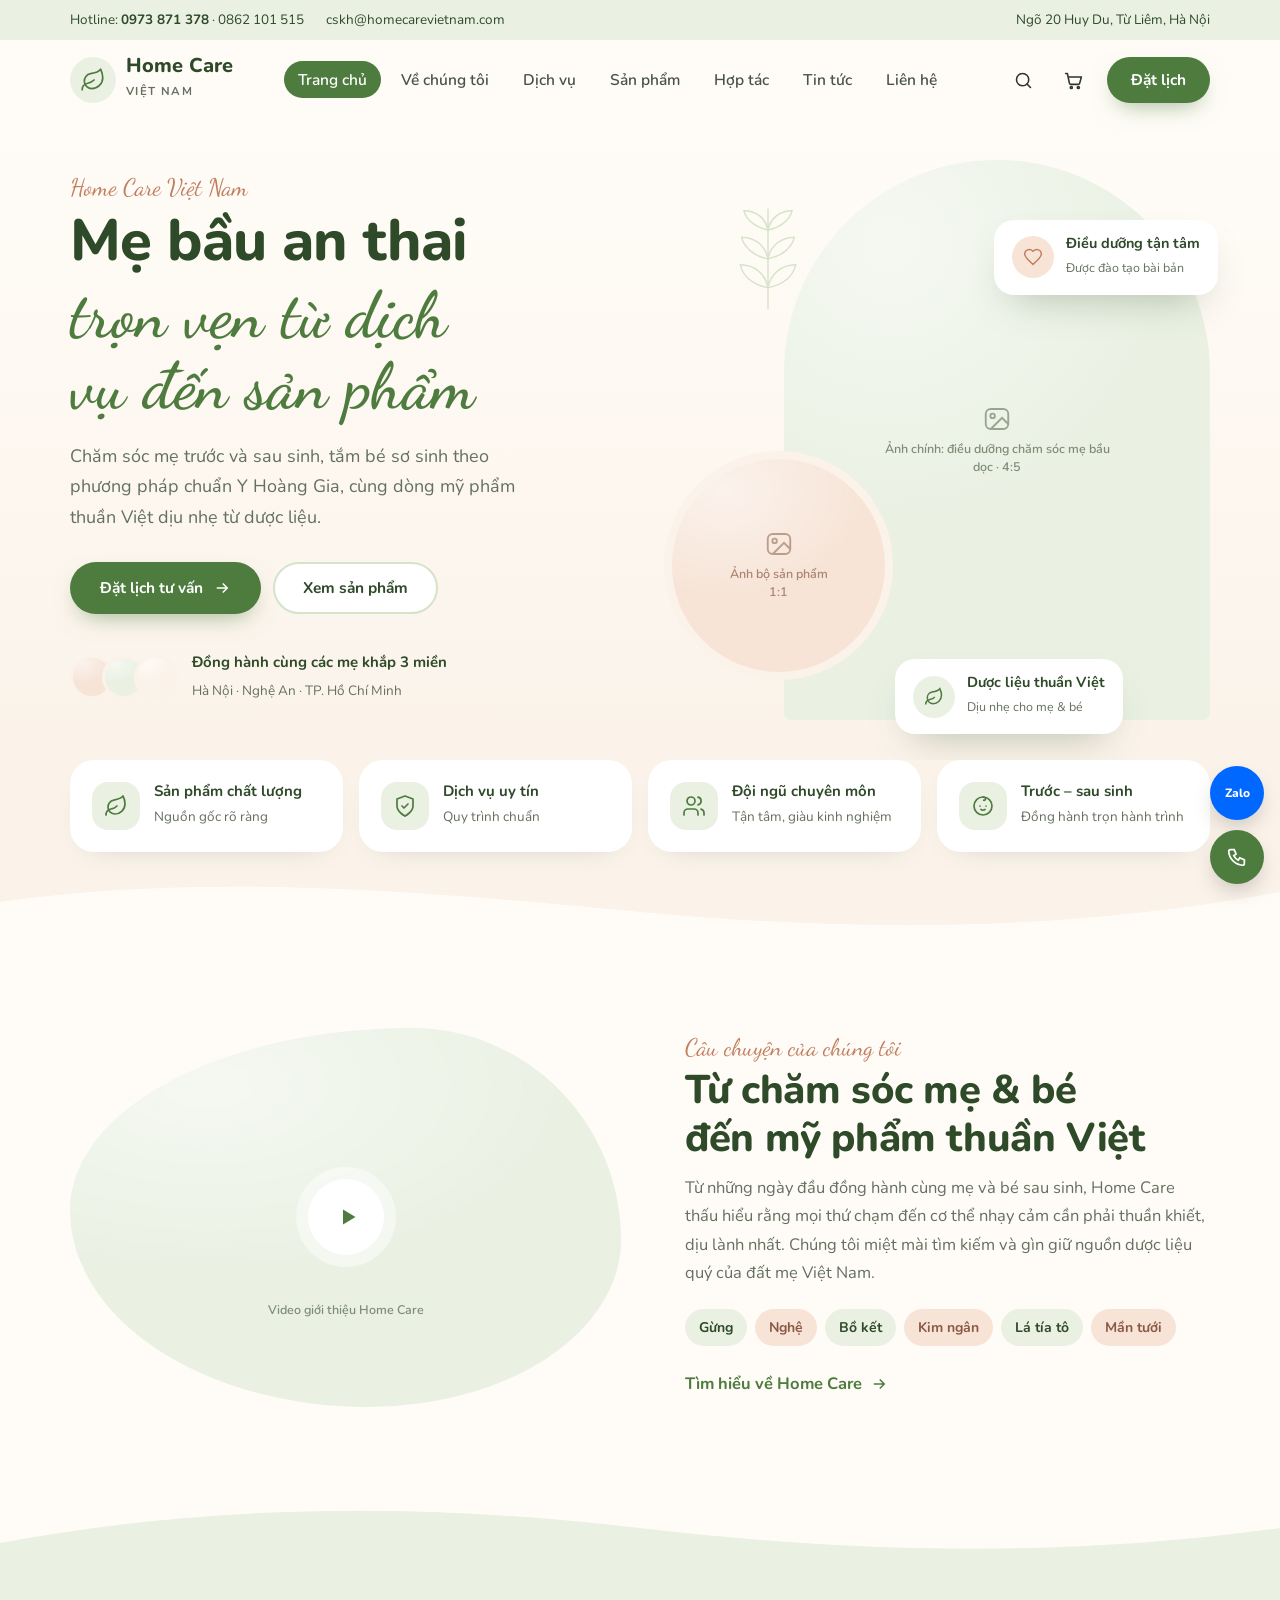
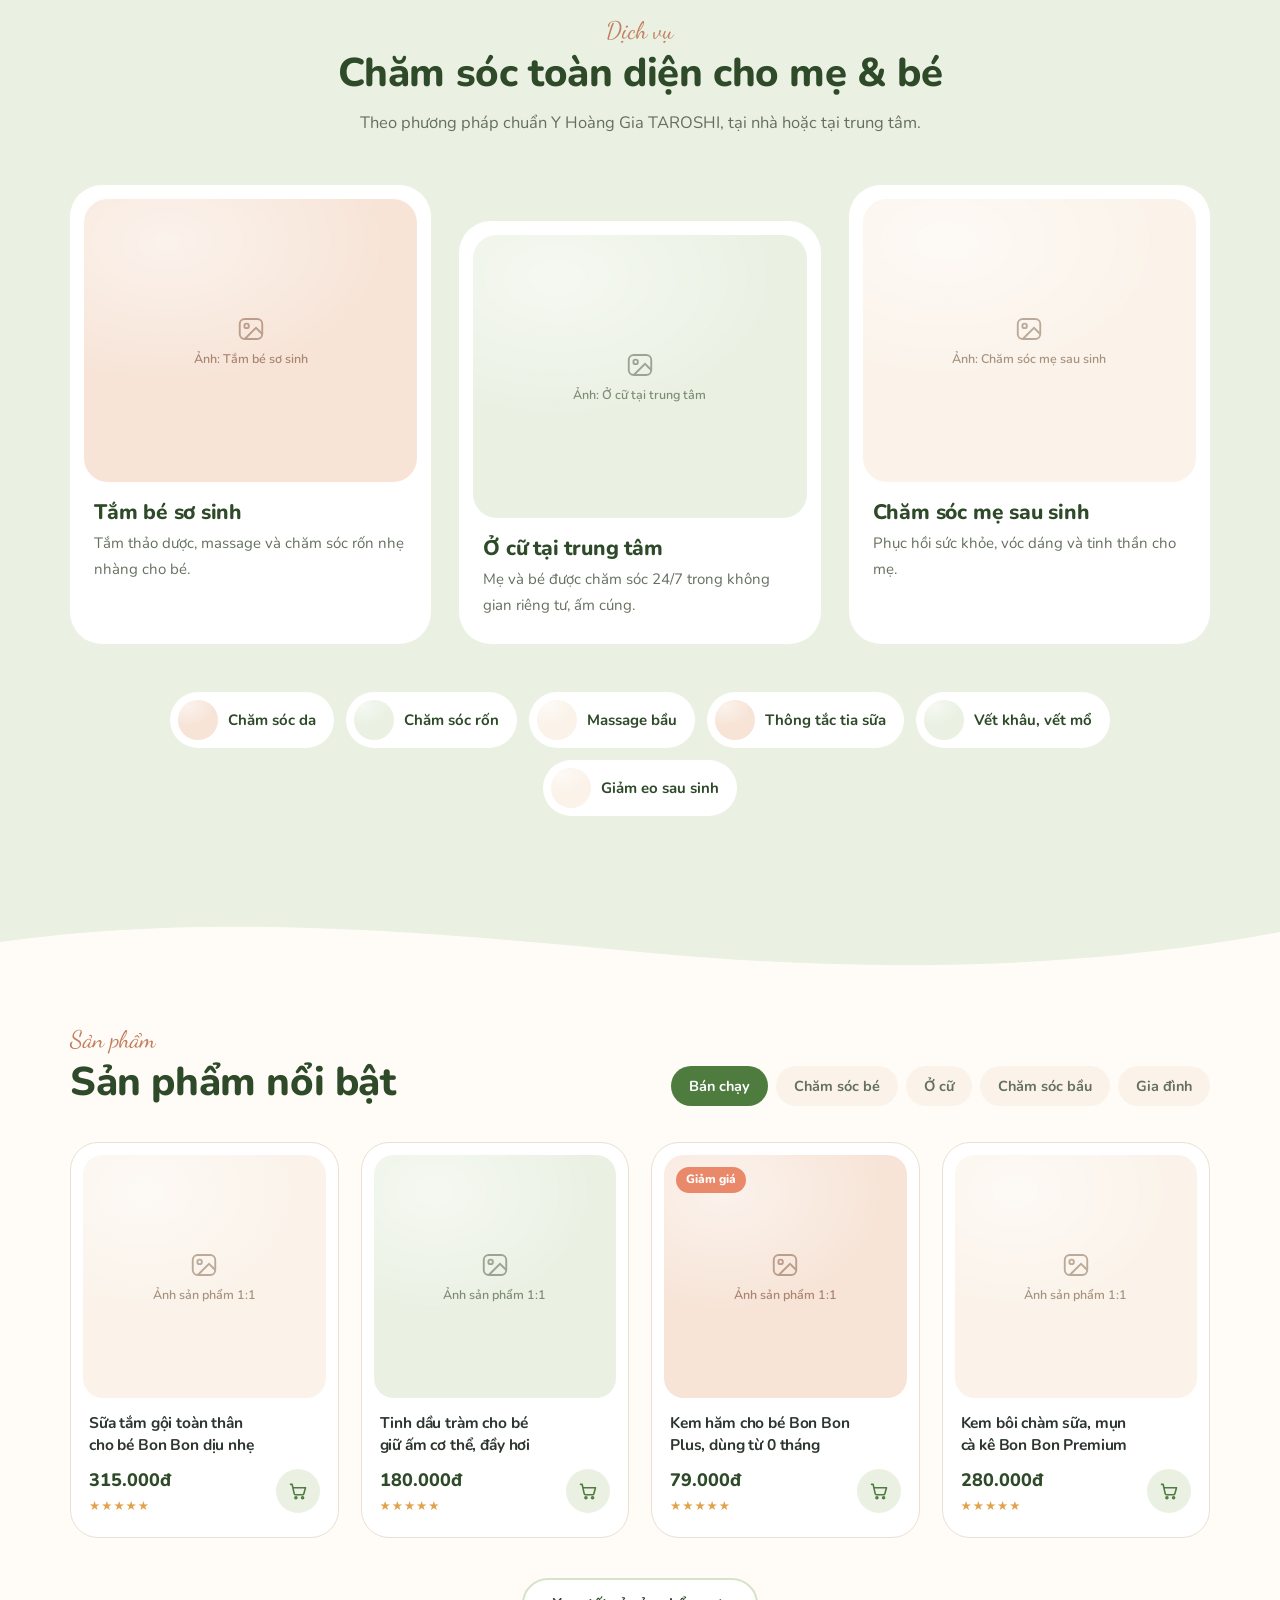
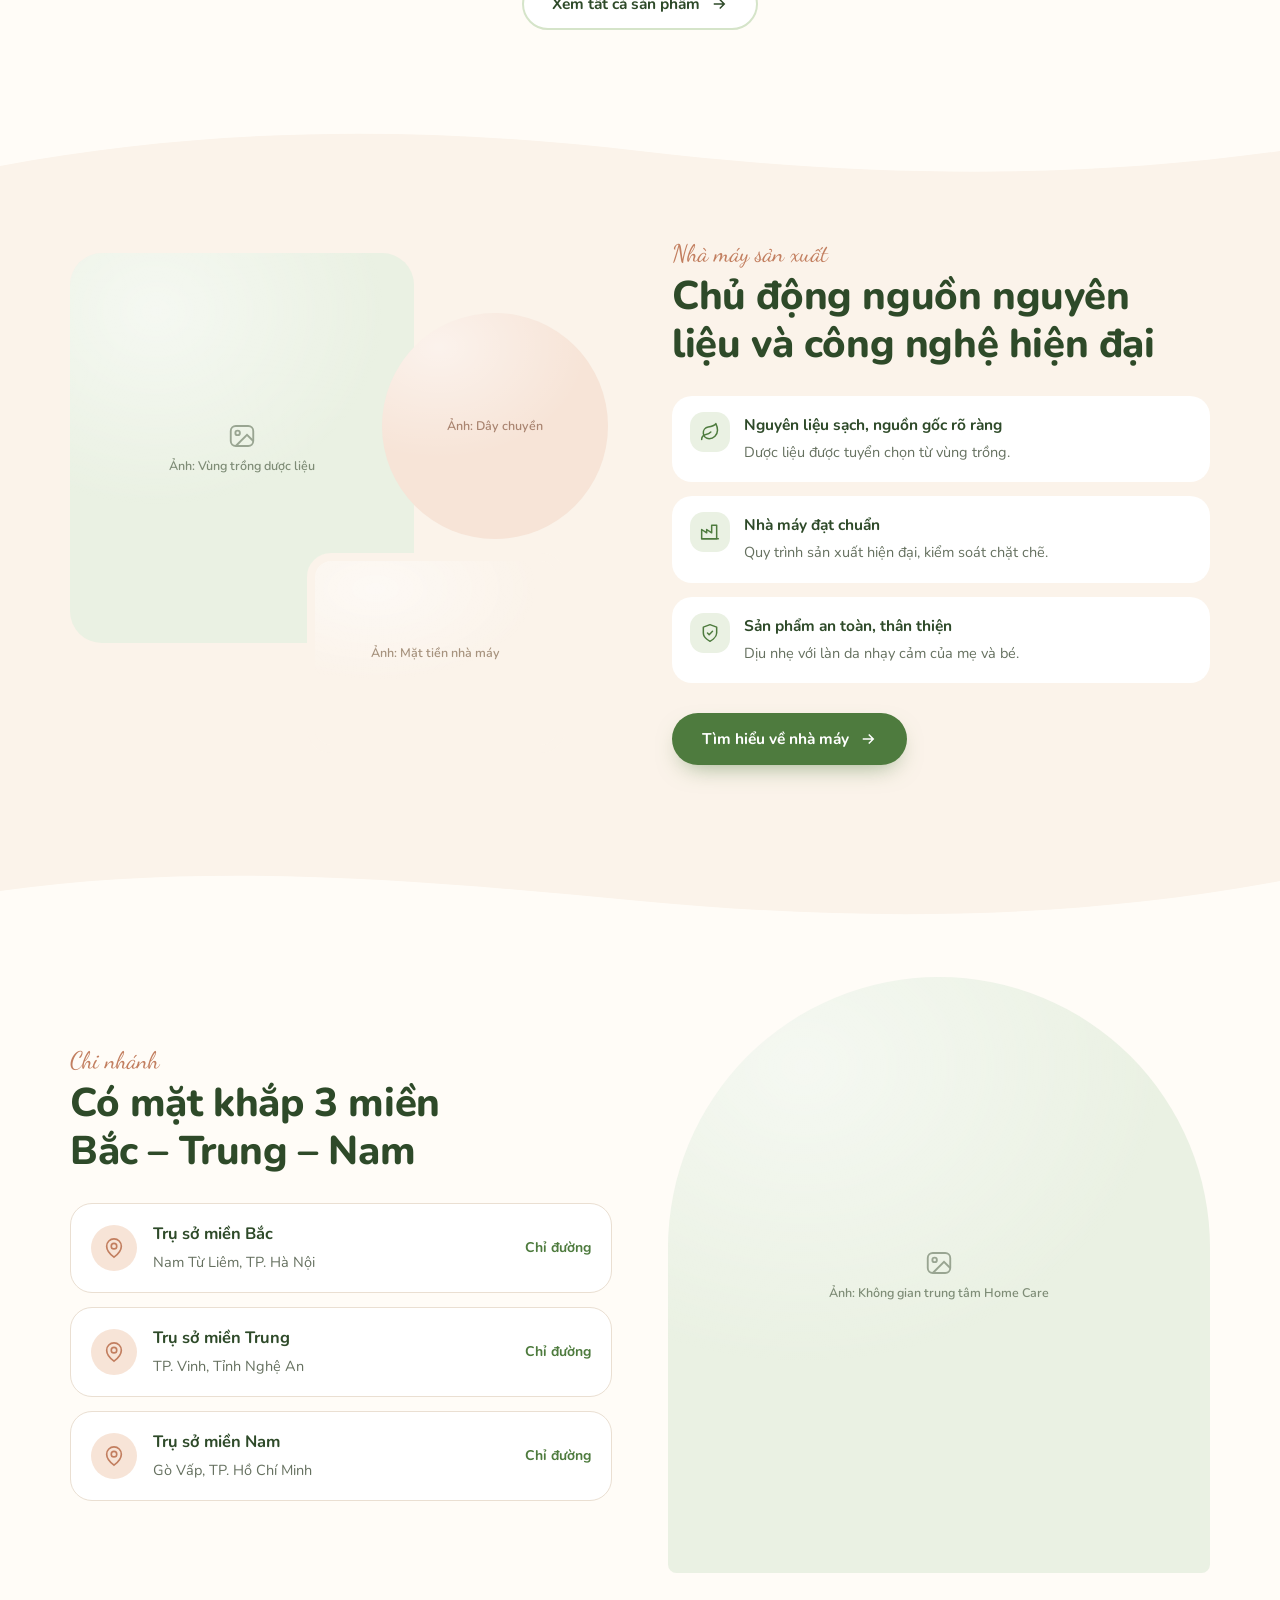
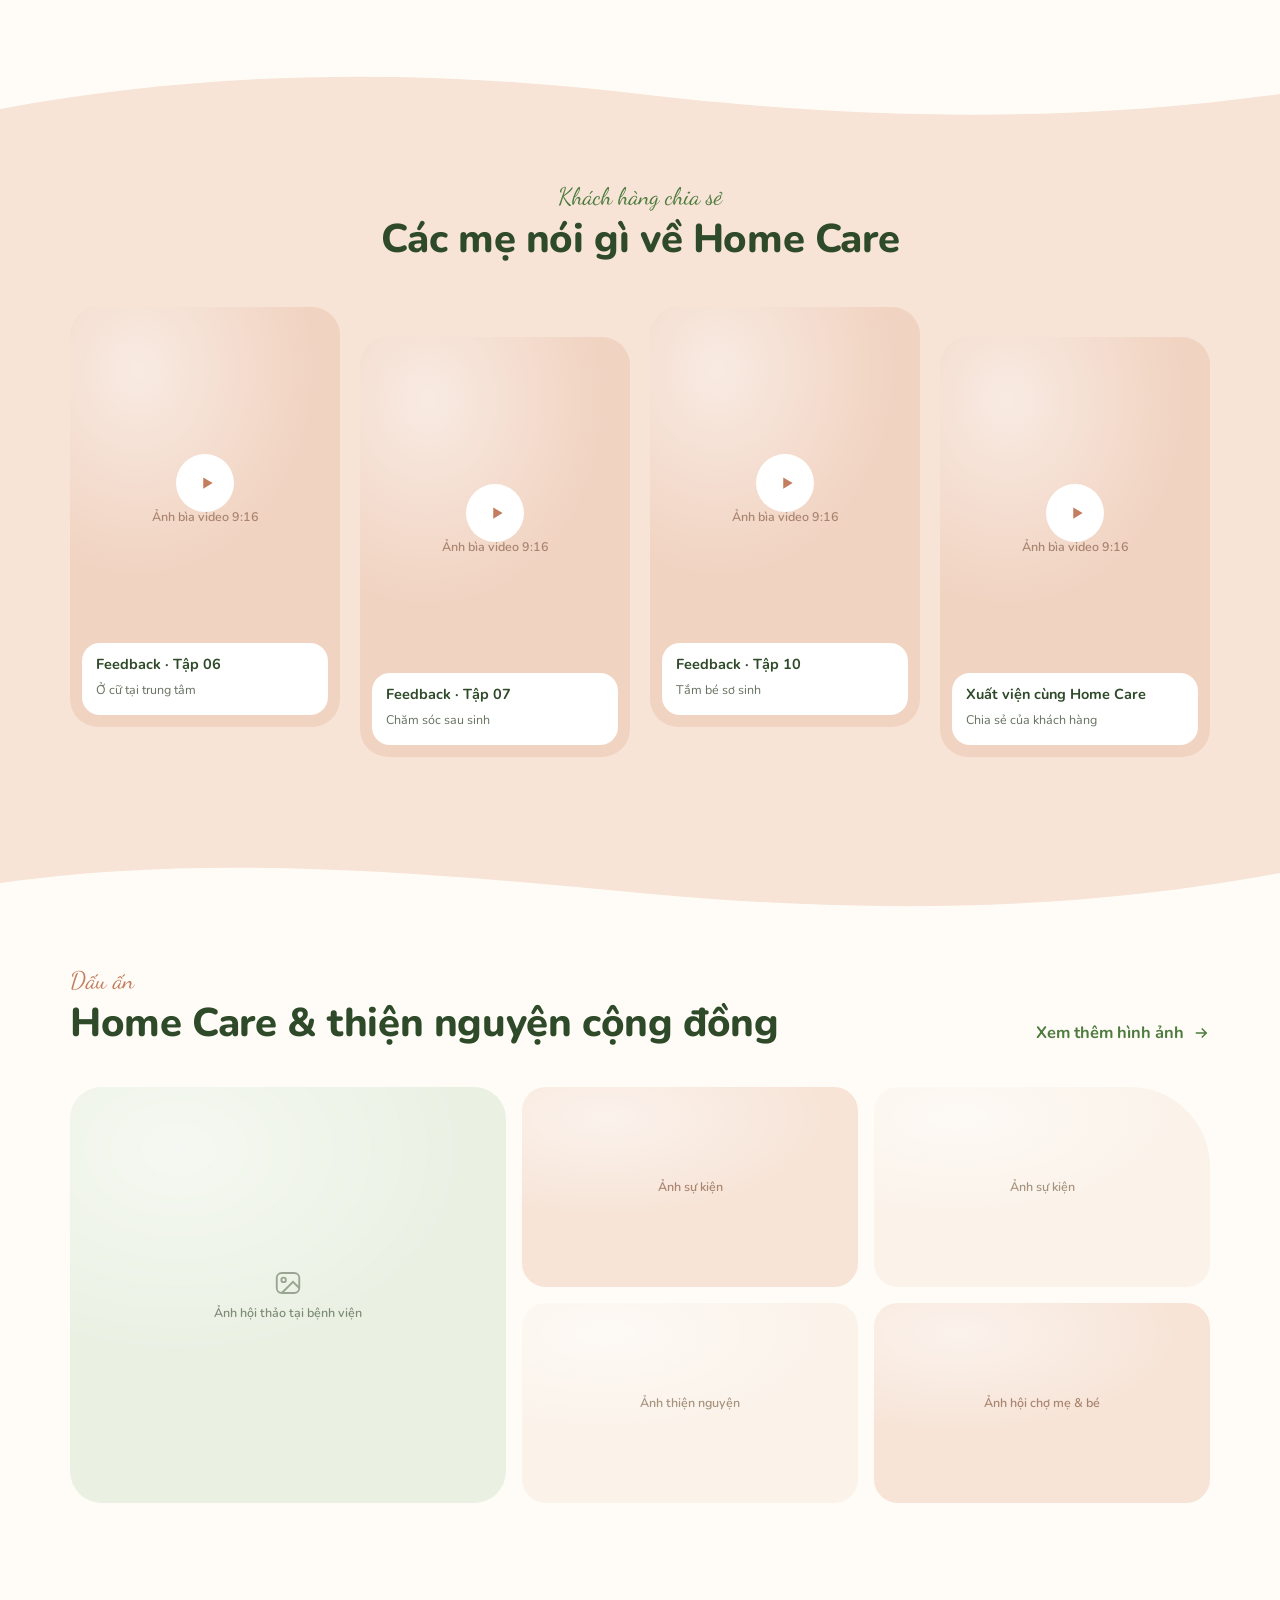
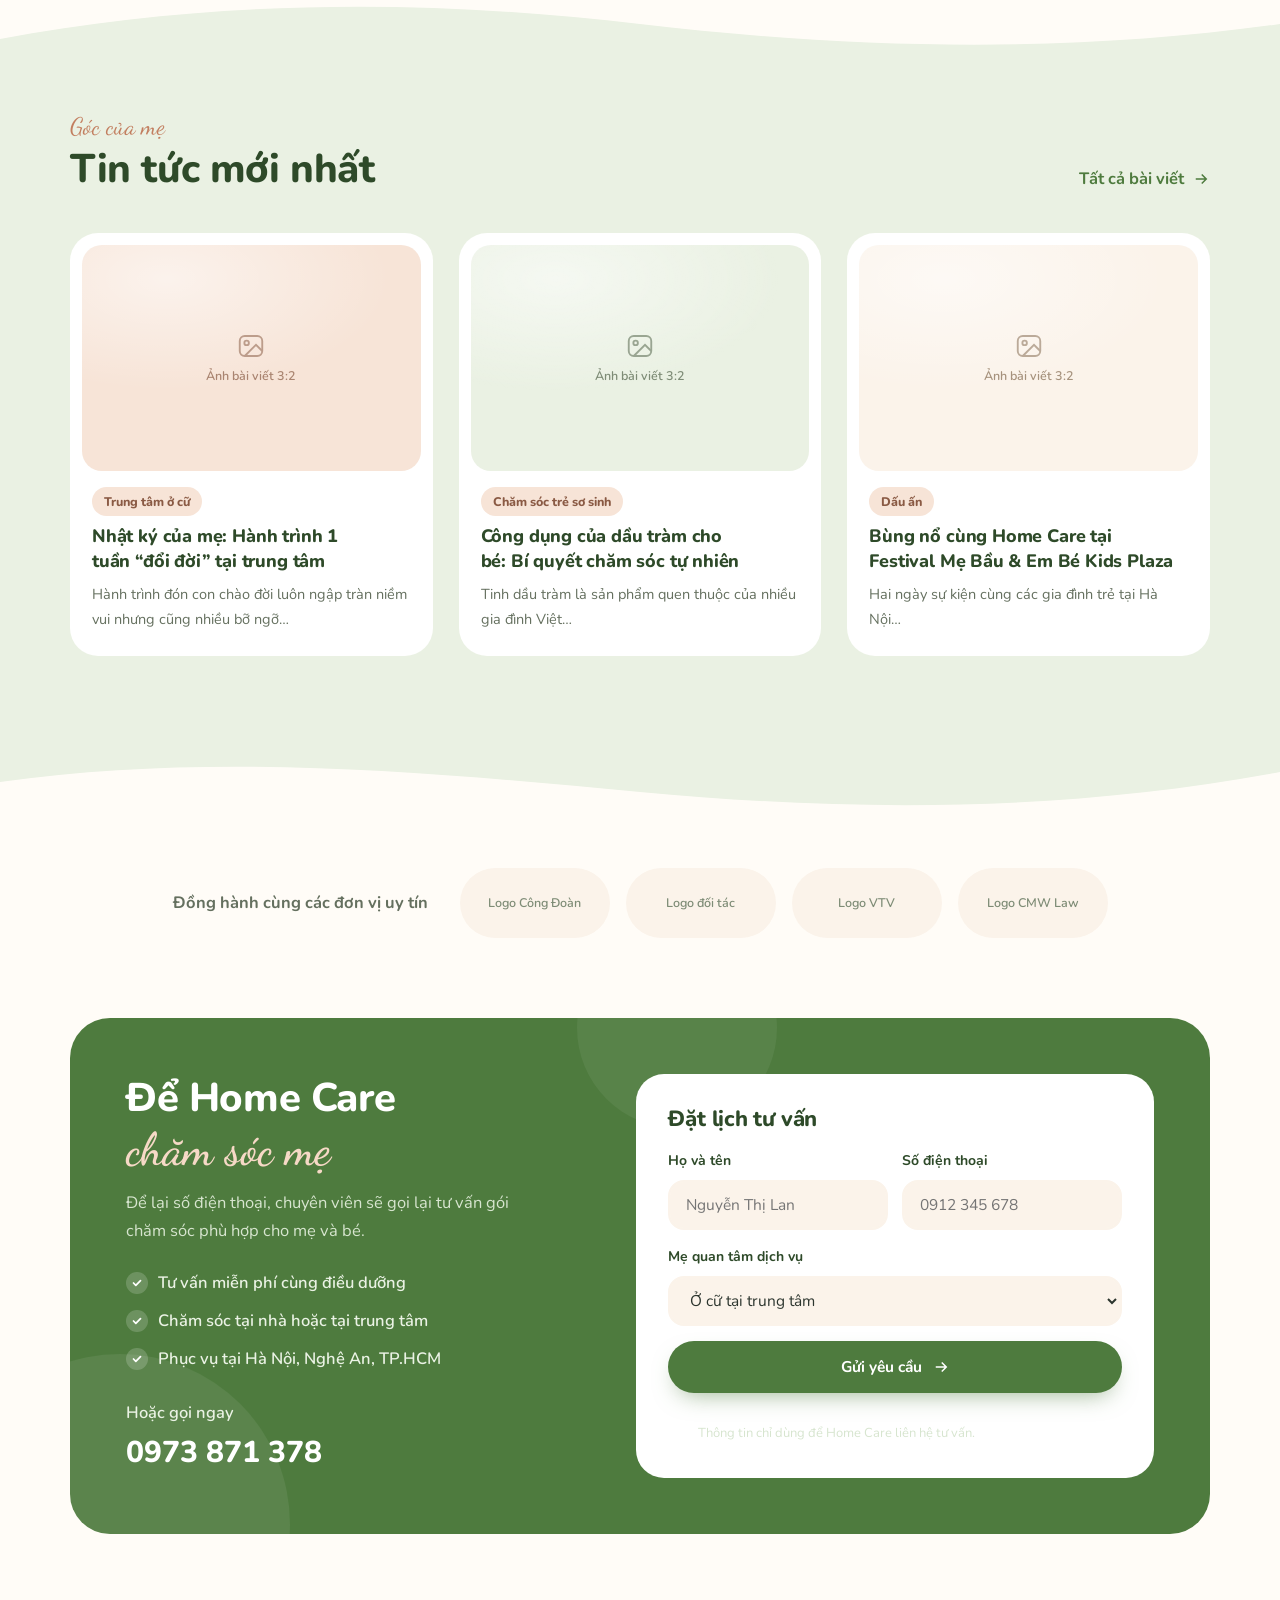
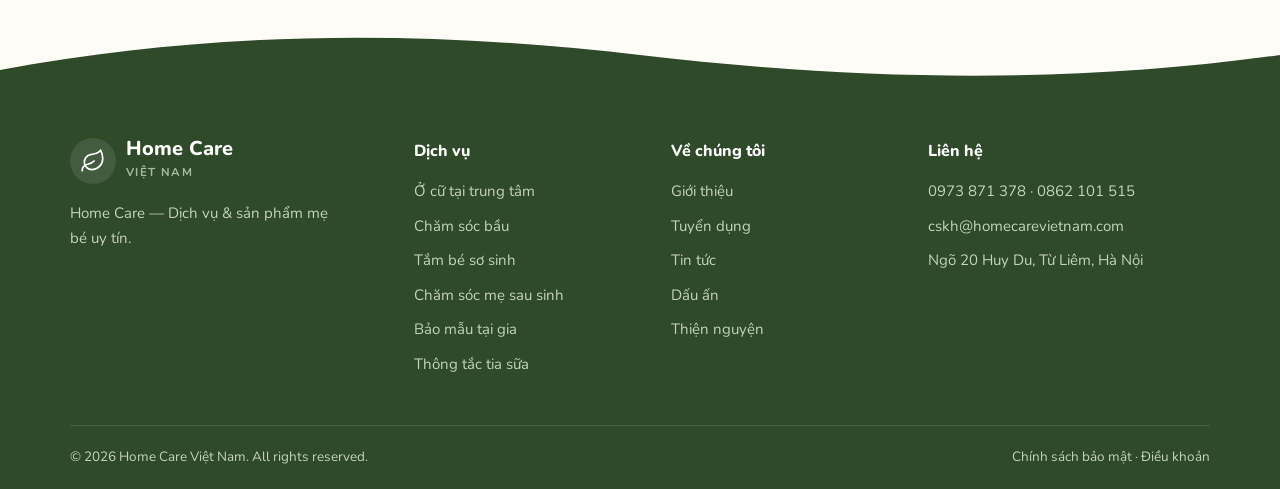
<file: homecare-redesign/index.html>
<!DOCTYPE html>
<html lang="vi">
<head>
<meta charset="UTF-8">
<meta name="viewport" content="width=device-width, initial-scale=1.0">
<title>Home Care Việt Nam — Dịch vụ & sản phẩm mẹ và bé</title>
<meta name="description" content="Home Care Việt Nam — Dịch vụ chăm sóc mẹ bầu, mẹ sau sinh, bé sơ sinh và mỹ phẩm thuần Việt.">
<link rel="preconnect" href="https://fonts.googleapis.com">
<link rel="preconnect" href="https://fonts.gstatic.com" crossorigin>
<link href="https://fonts.googleapis.com/css2?family=Nunito:wght@400;500;600;700;800&family=Dancing+Script:wght@500;600;700&display=swap" rel="stylesheet">
<style>
/* Bố cục: mềm mại, ấm áp — khung ảnh bo tròn, hình vòm, chồng lớp nhẹ, sóng chuyển cảnh, chữ viết tay giống banner gốc */
:root{
  --paper:#FFFCF7;
  --cream:#FBF3EA;
  --peach:#F7E4D7;
  --sage:#EAF1E3;
  --sage-2:#D5E4C9;
  --green:#4E7B3E;
  --green-dark:#2E4A29;
  --ink:#2C352E;
  --sub:#65705F;
  --line:#EADFD2;
  --round:'Nunito',system-ui,-apple-system,'Segoe UI',sans-serif;
  --script:'Dancing Script','Brush Script MT',cursive;
  color-scheme:light;
}
*{box-sizing:border-box;margin:0;padding:0}
body{background:var(--paper);color:var(--ink);font-family:var(--round);font-size:16.5px;line-height:1.7;-webkit-font-smoothing:antialiased}
a{color:inherit;text-decoration:none}
img,svg{display:block}
button{font:inherit;cursor:pointer}
.wrap{max-width:1180px;margin-inline:auto;padding-left:max(20px,env(safe-area-inset-left,0px));padding-right:max(20px,env(safe-area-inset-right,0px))}
h1,h2,h3{font-family:var(--round);font-weight:800;color:var(--green-dark);text-wrap:balance;letter-spacing:-.01em;line-height:1.2}
h2{font-size:clamp(28px,3.2vw,40px)}
.script{font-family:var(--script);font-weight:600;color:var(--green);font-size:1.15em;letter-spacing:0}
.eyebrow{font-family:var(--script);font-size:24px;color:#C27E5F;line-height:1;display:block;margin-bottom:6px}
.sec{padding-block:96px;position:relative}
.center{text-align:center}
.center p.intro{margin-inline:auto}
p.intro{color:var(--sub);max-width:58ch;margin-top:12px}
.btn{display:inline-flex;align-items:center;justify-content:center;gap:10px;height:52px;padding:0 28px;border-radius:999px;font-weight:700;font-size:15.5px;border:2px solid transparent;transition:transform .25s,background .25s,box-shadow .25s}
.btn svg{width:18px;height:18px;stroke:currentColor;fill:none;stroke-width:2}
.btn-green{background:var(--green);color:#fff;box-shadow:0 10px 24px -10px rgba(78,123,62,.6)}
.btn-green:hover{background:var(--green-dark);transform:translateY(-2px)}
.btn-soft{background:#fff;color:var(--green-dark);border-color:var(--sage-2)}
.btn-soft:hover{border-color:var(--green);transform:translateY(-2px)}
a:focus-visible,button:focus-visible,input:focus-visible,select:focus-visible{outline:3px solid var(--sage-2);outline-offset:2px}

/* Khung ảnh (thay ảnh thật) */
.ph{position:relative;overflow:hidden;background:radial-gradient(120% 90% at 25% 15%,#fff8 0,transparent 55%),var(--sage);display:flex;flex-direction:column;align-items:center;justify-content:center;gap:6px;text-align:center;padding:18px;color:#7E8C76;max-width:100%}
.ph.peach{background:radial-gradient(120% 90% at 25% 15%,#fff8 0,transparent 55%),var(--peach);color:#A98470}
.ph.cream{background:radial-gradient(120% 90% at 25% 15%,#fff8 0,transparent 55%),var(--cream);color:#A6927D}
.ph svg{width:30px;height:30px;stroke:currentColor;fill:none;stroke-width:1.5;opacity:.75}
.ph span{font-size:12.5px;line-height:1.45;font-weight:600}
.r-arch{border-radius:999px 999px 32px 32px}
.r-xl{border-radius:32px}
.r-lg{border-radius:24px}
.r-circle{border-radius:50%}
.r-blob{border-radius:62% 38% 46% 54% / 48% 56% 44% 52%}

/* Wave dividers */
.wave{display:block;width:100%;height:60px}
.wave path{fill:currentColor}

/* Mock notice */
.mock{background:var(--green-dark);color:#E6EEDF;font-size:12.5px;text-align:center;padding:7px 16px}

/* Header */
.topbar{background:var(--sage);font-size:13.5px;color:var(--green-dark)}
.topbar .wrap{display:flex;justify-content:space-between;gap:16px;height:40px;align-items:center}
.topbar .wrap>div{display:flex;gap:22px}
header{position:sticky;top:env(safe-area-inset-top,0px);z-index:20;background:rgba(255,252,247,.94);backdrop-filter:blur(10px)}
header .wrap{display:flex;align-items:center;justify-content:space-between;height:80px;gap:24px}
.logo{display:flex;align-items:center;gap:10px}
.logo-mark{width:46px;height:46px;border-radius:50%;background:var(--sage);display:grid;place-items:center;color:var(--green)}
.logo-mark svg{width:26px;height:26px;stroke:currentColor;fill:none;stroke-width:1.6;stroke-linecap:round;stroke-linejoin:round}
.logo b{display:block;font-size:20px;font-weight:800;color:var(--green-dark);line-height:1.05}
.logo small{font-size:11.5px;color:var(--sub);letter-spacing:.12em;font-weight:700}
nav ul{display:flex;gap:6px;list-style:none;font-size:15.5px;font-weight:600}
nav a{color:#46524A;padding:8px 14px;border-radius:999px;transition:background .2s,color .2s}
nav a:hover{background:var(--sage);color:var(--green-dark)}
nav a.on{background:var(--green);color:#fff}
.h-act{display:flex;align-items:center;gap:6px}
.icon{width:44px;height:44px;display:grid;place-items:center;border-radius:50%;color:var(--ink);background:none;border:none}
.icon:hover{background:var(--sage)}
.icon svg{width:21px;height:21px;stroke:currentColor;fill:none;stroke-width:1.8;stroke-linecap:round;stroke-linejoin:round}
.h-act .btn{height:46px;padding:0 22px;margin-left:6px}
.menu-btn{display:none}

/* Hero */
.hero{background:linear-gradient(180deg,var(--paper) 0%,var(--cream) 100%);padding-top:40px;overflow:hidden}
.hero .wrap{display:grid;grid-template-columns:1fr 1fr;gap:48px;align-items:center;padding-bottom:40px}
.hero h1{font-size:clamp(36px,4.6vw,58px);margin:4px 0 18px}
.hero h1 .script{display:block;font-size:1.12em;line-height:1.1;margin-top:4px}
.hero p.lead{font-size:18px;color:var(--sub);max-width:44ch}
.hero-ctas{display:flex;gap:12px;flex-wrap:wrap;margin-top:30px}
.trust{display:flex;align-items:center;gap:14px;margin-top:36px}
.avatars{display:flex}
.avatars .ph{width:44px;height:44px;border-radius:50%;border:3px solid var(--cream);padding:0;margin-left:-12px}
.avatars .ph:first-child{margin-left:0}
.trust b{display:block;font-size:15px;color:var(--green-dark)}
.trust span{font-size:13.5px;color:var(--sub)}
.hero-art{position:relative;height:560px}
.hero-art .main{position:absolute;right:0;top:0;width:78%;height:100%}
.hero-art .small{position:absolute;left:0;bottom:40px;width:42%;aspect-ratio:1;border:8px solid var(--cream)}
.hero-art .leaf{position:absolute;left:8%;top:6%;width:120px;height:120px;color:var(--sage-2)}
.hero-art .leaf svg{width:100%;height:100%;stroke:currentColor;fill:none;stroke-width:1.2}
.bubble{position:absolute;background:#fff;border-radius:20px;padding:14px 18px;box-shadow:0 18px 40px -18px rgba(46,74,41,.35);display:flex;gap:12px;align-items:center;z-index:2}
.bubble .dot{width:42px;height:42px;border-radius:50%;background:var(--peach);display:grid;place-items:center;color:#C27E5F;flex:none}
.bubble .dot svg{width:20px;height:20px;stroke:currentColor;fill:none;stroke-width:1.8}
.bubble b{display:block;font-size:14.5px;color:var(--green-dark);line-height:1.3}
.bubble span{font-size:12.5px;color:var(--sub)}
.bubble.b1{right:-8px;top:60px}
.bubble.b2{right:16%;bottom:-14px}

/* Promise */
.promise{background:var(--cream);padding-bottom:20px}
.promise .wrap{display:grid;grid-template-columns:repeat(4,1fr);gap:16px}
.pcard{background:#fff;border-radius:24px;padding:22px;display:flex;gap:14px;align-items:center;box-shadow:0 10px 30px -22px rgba(46,74,41,.4)}
.pcard i{width:48px;height:48px;border-radius:16px;background:var(--sage);display:grid;place-items:center;color:var(--green);flex:none}
.pcard i svg{width:24px;height:24px;stroke:currentColor;fill:none;stroke-width:1.7;stroke-linecap:round;stroke-linejoin:round}
.pcard b{display:block;font-size:15px;color:var(--green-dark);line-height:1.3}
.pcard span{font-size:13.5px;color:var(--sub)}

/* About */
.about .wrap{display:grid;grid-template-columns:1.05fr 1fr;gap:64px;align-items:center}
.about-art{position:relative}
.about-art .ph{aspect-ratio:16/11;justify-content:flex-end;padding-bottom:16%}
.about-art .ph svg{display:none}
.about-art .play{position:absolute;left:50%;top:50%;translate:-50% -50%;width:76px;height:76px;border-radius:50%;background:#fff;border:none;display:grid;place-items:center;box-shadow:0 0 0 12px rgba(255,255,255,.45)}
.about-art .play svg{width:24px;height:24px;fill:var(--green);margin-left:4px}
.herbs{display:flex;flex-wrap:wrap;gap:8px;margin-top:22px}
.herbs span{background:var(--sage);color:var(--green-dark);font-weight:700;font-size:14px;padding:7px 14px;border-radius:999px}
.herbs span:nth-child(even){background:var(--peach);color:#8A5A44}
.link{display:inline-flex;align-items:center;gap:8px;font-weight:700;color:var(--green);margin-top:24px}
.link svg{width:18px;height:18px;stroke:currentColor;fill:none;stroke-width:2;transition:transform .2s}
.link:hover svg{transform:translateX(4px)}

/* Services */
.services{background:var(--sage)}
.services .head{margin-bottom:48px}
.svc{display:grid;grid-template-columns:repeat(3,1fr);gap:28px}
.svc a{background:#fff;border-radius:32px;padding:14px 14px 26px;transition:transform .3s,box-shadow .3s}
.svc a:hover{transform:translateY(-6px);box-shadow:0 26px 50px -30px rgba(46,74,41,.5)}
.svc a:nth-child(2){margin-top:36px}
.svc .ph{aspect-ratio:4/3.4;border-radius:24px 24px 24px 24px}
.svc h3{font-size:21px;margin:18px 10px 6px}
.svc p{font-size:15px;color:var(--sub);margin:0 10px}
.mini{display:flex;flex-wrap:wrap;justify-content:center;gap:12px;margin-top:48px}
.mini a{display:flex;align-items:center;gap:10px;background:#fff;border-radius:999px;padding:8px 18px 8px 8px;font-weight:700;font-size:15px;color:var(--green-dark);transition:background .2s}
.mini a:hover{background:var(--paper)}
.mini .ph{width:40px;height:40px;border-radius:50%;padding:0}

/* Products */
.prod-head{display:flex;justify-content:space-between;align-items:flex-end;gap:24px;flex-wrap:wrap;margin-bottom:36px}
.tabs{display:flex;gap:8px;flex-wrap:wrap}
.tabs button{height:40px;padding:0 18px;border-radius:999px;border:none;background:var(--cream);font-weight:700;font-size:14.5px;color:var(--sub)}
.tabs button.on{background:var(--green);color:#fff}
.prods{display:grid;grid-template-columns:repeat(4,1fr);gap:22px}
.prod{background:#fff;border-radius:28px;padding:12px 12px 20px;border:1px solid var(--line);display:flex;flex-direction:column;gap:8px;min-width:0;transition:transform .3s,box-shadow .3s}
.prod:hover{transform:translateY(-4px);box-shadow:0 22px 44px -28px rgba(46,74,41,.45)}
.prod .ph{aspect-ratio:1;border-radius:20px;margin-bottom:6px}
.prod .badge{position:absolute;top:12px;left:12px;background:#E9896A;color:#fff;font-size:12px;font-weight:800;padding:4px 10px;border-radius:999px}
.prod h3{font-size:15.5px;font-weight:700;line-height:1.45;color:var(--ink);padding-inline:6px;min-height:2.9em}
.prod .row{display:flex;justify-content:space-between;align-items:center;padding-inline:6px;margin-top:auto}
.prod .price{font-size:18px;font-weight:800;color:var(--green-dark)}
.prod .stars{font-size:12.5px;color:#E0A24A;letter-spacing:1px}
.prod .add{width:44px;height:44px;border-radius:50%;background:var(--sage);color:var(--green);display:grid;place-items:center;border:none;transition:background .2s,color .2s}
.prod .add:hover{background:var(--green);color:#fff}
.prod .add svg{width:20px;height:20px;stroke:currentColor;fill:none;stroke-width:1.9;stroke-linecap:round;stroke-linejoin:round}

/* Factory */
.factory{background:var(--cream)}
.factory .wrap{display:grid;grid-template-columns:1fr 1fr;gap:64px;align-items:center}
.collage{position:relative;height:500px}
.collage .a{position:absolute;left:0;top:0;width:64%;height:78%}
.collage .b{position:absolute;right:0;top:12%;width:42%;aspect-ratio:1}
.collage .c{position:absolute;right:8%;bottom:0;width:48%;height:40%;border:8px solid var(--cream)}
.steps{list-style:none;display:grid;gap:14px;margin:28px 0 30px}
.steps li{display:flex;gap:14px;align-items:flex-start;background:#fff;border-radius:20px;padding:16px 18px}
.steps i{width:40px;height:40px;border-radius:14px;background:var(--sage);color:var(--green);display:grid;place-items:center;flex:none}
.steps i svg{width:20px;height:20px;stroke:currentColor;fill:none;stroke-width:1.8;stroke-linecap:round;stroke-linejoin:round}
.steps b{display:block;color:var(--green-dark);font-size:15.5px}
.steps span{font-size:14.5px;color:var(--sub)}

/* Branches */
.branches .wrap{display:grid;grid-template-columns:1fr 1fr;gap:56px;align-items:center}
.bcards{display:grid;gap:14px;margin-top:28px}
.bcard{display:flex;align-items:center;gap:16px;background:#fff;border:1px solid var(--line);border-radius:22px;padding:16px 20px;transition:border-color .2s}
.bcard:hover{border-color:var(--sage-2)}
.bcard .pin{width:46px;height:46px;border-radius:50%;background:var(--peach);color:#C27E5F;display:grid;place-items:center;flex:none}
.bcard .pin svg{width:22px;height:22px;stroke:currentColor;fill:none;stroke-width:1.8}
.bcard b{display:block;color:var(--green-dark)}
.bcard span{font-size:14.5px;color:var(--sub)}
.bcard a{margin-left:auto;font-weight:700;font-size:14px;color:var(--green);white-space:nowrap}

/* Reviews */
.reviews{background:var(--peach)}
.reviews .eyebrow{color:var(--green)}
.rv-grid{display:grid;grid-template-columns:repeat(4,1fr);gap:20px;margin-top:44px}
.rv{position:relative;border-radius:28px;overflow:hidden;aspect-ratio:9/14}
.rv .ph{position:absolute;inset:0;border-radius:0;background:radial-gradient(120% 90% at 25% 15%,#fff8 0,transparent 55%),#F1D3C1;color:#A98470}
.rv:nth-child(even){margin-top:30px}
.rv .play{position:absolute;left:50%;top:42%;translate:-50% -50%;width:58px;height:58px;border-radius:50%;background:#fff;display:grid;place-items:center;border:none;z-index:2}
.rv .play svg{width:18px;height:18px;fill:#C27E5F;margin-left:3px}
.rv .cap{position:absolute;left:12px;right:12px;bottom:12px;background:#fff;border-radius:18px;padding:12px 14px;z-index:2}
.rv .cap b{display:block;font-size:14.5px;color:var(--green-dark);line-height:1.35}
.rv .cap span{font-size:12.5px;color:var(--sub)}

/* Community */
.community .gal{display:grid;grid-template-columns:1.3fr 1fr 1fr;grid-template-rows:200px 200px;gap:16px;margin-top:40px}
.community .gal .ph:first-child{grid-row:span 2;border-radius:32px}
.community .gal .ph{border-radius:24px}
.community .gal .ph:nth-child(3){border-radius:24px 80px 24px 24px}

/* News */
.news{background:var(--sage)}
.news-grid{display:grid;grid-template-columns:repeat(3,1fr);gap:26px;margin-top:40px}
.post{background:#fff;border-radius:28px;padding:12px 12px 24px;transition:transform .3s}
.post:hover{transform:translateY(-4px)}
.post .ph{aspect-ratio:3/2;border-radius:20px}
.post .tag{display:inline-block;margin:16px 10px 8px;background:var(--peach);color:#8A5A44;font-size:12.5px;font-weight:800;padding:4px 12px;border-radius:999px}
.post h3{font-size:18px;line-height:1.4;margin:0 10px 8px}
.post p{font-size:14.5px;color:var(--sub);margin:0 10px}

/* Partners */
.partners{padding-block:56px}
.partners .wrap{display:flex;align-items:center;gap:32px;flex-wrap:wrap;justify-content:center}
.partners p{font-weight:700;color:var(--sub)}
.plogos{display:flex;gap:16px;flex-wrap:wrap;justify-content:center}
.plogos .ph{width:150px;height:70px;border-radius:999px;background:var(--cream);padding:0}

/* Booking */
.booking .box{background:var(--green);border-radius:40px;display:grid;grid-template-columns:1fr 1.1fr;gap:40px;padding:56px;position:relative;overflow:hidden;color:#EAF2E4}
.booking .box::before{content:"";position:absolute;width:340px;height:340px;border-radius:50%;background:rgba(255,255,255,.07);left:-120px;bottom:-160px}
.booking .box::after{content:"";position:absolute;width:200px;height:200px;border-radius:50%;background:rgba(255,255,255,.06);right:38%;top:-90px}
.booking h2{color:#fff}
.booking h2 .script{color:#F6D9C6}
.booking p{color:#D7E5CF;margin-top:12px;max-width:42ch}
.perks{list-style:none;display:grid;gap:10px;margin-top:24px}
.perks li{display:flex;gap:10px;align-items:center;font-weight:600}
.perks li::before{content:"";width:22px;height:22px;border-radius:50%;background:rgba(255,255,255,.18) url("data:image/svg+xml,%3Csvg xmlns='http://www.w3.org/2000/svg' viewBox='0 0 24 24' fill='none' stroke='white' stroke-width='3' stroke-linecap='round' stroke-linejoin='round'%3E%3Cpath d='m6 12 4 4 8-8'/%3E%3C/svg%3E") center/14px no-repeat;flex:none}
.hot{margin-top:26px;font-weight:600}
.hot b{display:block;font-size:30px;font-weight:800;color:#fff}
form{background:#fff;border-radius:28px;padding:32px;display:grid;gap:14px;position:relative;z-index:1;color:var(--ink)}
form h3{font-size:22px}
.frow{display:grid;grid-template-columns:1fr 1fr;gap:14px}
.field{display:grid;gap:6px;min-width:0}
.field label{font-size:14px;font-weight:700;color:var(--green-dark)}
.field input,.field select{height:50px;border:2px solid var(--cream);background:var(--cream);border-radius:16px;padding:0 16px;font:inherit;font-size:15.5px;color:var(--ink);width:100%}
.field input:focus,.field select:focus{outline:none;border-color:var(--sage-2);background:#fff}
form .btn{width:100%}
.note{font-size:13px;color:var(--sub);text-align:center}
.ok{display:none;color:var(--green);font-weight:700;text-align:center}

/* Footer */
footer{background:var(--green-dark);color:#C4D3BC;font-size:15px}
footer .wave{color:var(--green-dark);background:var(--paper)}
.fcols{display:grid;grid-template-columns:1.4fr 1fr 1fr 1.3fr;gap:40px;padding-block:48px}
footer .logo b{color:#fff}
footer .logo small{color:#A9BBA1}
footer .logo-mark{background:rgba(255,255,255,.1);color:#fff}
footer .about-f{margin-top:16px;max-width:30ch}
footer h4{font-size:16px;font-weight:800;color:#fff;margin-bottom:14px}
footer ul{list-style:none;display:grid;gap:9px}
footer a:hover{color:#fff}
.fbot{border-top:1px solid rgba(255,255,255,.12);padding-block:20px;font-size:13.5px;display:flex;justify-content:space-between;gap:12px;flex-wrap:wrap}

.fab{position:fixed;right:calc(16px + env(safe-area-inset-right,0px));bottom:calc(16px + env(safe-area-inset-bottom,0px));display:grid;gap:10px;z-index:30}
.fab a{width:54px;height:54px;border-radius:50%;display:grid;place-items:center;color:#fff;font-size:12px;font-weight:800;box-shadow:0 10px 24px -8px rgba(0,0,0,.3)}
.fab .z{background:#0068FF}
.fab .c{background:var(--green)}
.fab svg{width:22px;height:22px;stroke:#fff;fill:none;stroke-width:1.9}

@media (max-width:1024px){
  nav,.h-act .btn,.topbar .r{display:none}
  .menu-btn{display:grid}
  .hero .wrap,.about .wrap,.factory .wrap,.branches .wrap,.booking .box{grid-template-columns:1fr}
  .hero-art{height:480px}
  .promise .wrap{grid-template-columns:1fr 1fr}
  .prods,.rv-grid{grid-template-columns:repeat(2,1fr)}
  .fcols{grid-template-columns:1fr 1fr}
}
@media (max-width:640px){
  .sec{padding-block:64px}
  .topbar{display:none}
  header .wrap{height:66px}
  .hero{padding-top:20px}
  .hero-art{height:380px}
  .bubble.b1{right:0;top:20px}
  .bubble.b2{right:4%}
  .hero-art .leaf{display:none}
  .promise .wrap{grid-template-columns:1fr}
  .svc{grid-template-columns:1fr}
  .svc a:nth-child(2){margin-top:0}
  .prods{gap:12px}
  .prod{padding:8px 8px 14px;border-radius:22px}
  .prod h3{font-size:14px}
  .prod .price{font-size:15.5px}
  .prod .stars{display:none}
  .prod .add{width:38px;height:38px}
  .collage{height:380px}
  .rv-grid{gap:12px}
  .community .gal{grid-template-columns:1fr 1fr;grid-template-rows:200px 150px 150px}
  .community .gal .ph:first-child{grid-column:span 2;grid-row:auto}
  .news-grid{grid-template-columns:1fr}
  .bcard{flex-wrap:wrap}
  .booking .box{padding:28px 18px;border-radius:28px}
  .frow{grid-template-columns:1fr}
  form{padding:22px}
  .fcols{grid-template-columns:1fr}
}
@media (prefers-reduced-motion:reduce){*{transition:none!important}}
</style>

</head>
<body>
<svg width="0" height="0" style="position:absolute" aria-hidden="true">
  <symbol id="img" viewBox="0 0 24 24"><rect x="3" y="4" width="18" height="16" rx="4"/><circle cx="8.5" cy="9.5" r="1.8"/><path d="m21 16-5-5-9 9"/></symbol>
  <symbol id="play" viewBox="0 0 24 24"><path d="M7 4.5v15l12.5-7.5z"/></symbol>
  <symbol id="search" viewBox="0 0 24 24"><circle cx="11" cy="11" r="7"/><path d="m20 20-4-4"/></symbol>
  <symbol id="cart" viewBox="0 0 24 24"><path d="M3 4h2l2.4 11.2a1.5 1.5 0 0 0 1.5 1.2h8.6a1.5 1.5 0 0 0 1.5-1.1L21 8H6.2"/><circle cx="9.5" cy="20" r="1.2"/><circle cx="17.5" cy="20" r="1.2"/></symbol>
  <symbol id="menu" viewBox="0 0 24 24"><path d="M4 7h16M4 12h16M4 17h10"/></symbol>
  <symbol id="phone" viewBox="0 0 24 24"><path d="M5 4h4l2 5-2.5 1.5a11 11 0 0 0 5 5L15 13l5 2v4a2 2 0 0 1-2 2A16 16 0 0 1 3 6a2 2 0 0 1 2-2"/></symbol>
  <symbol id="arrow" viewBox="0 0 24 24"><path d="M5 12h14M13 6l6 6-6 6"/></symbol>
  <symbol id="leaf" viewBox="0 0 24 24"><path d="M11 20A7 7 0 0 1 9.8 6.1C15.5 5 17 4.5 19 2c1 2 2 4.2 2 8 0 5.5-4.8 10-10 10Z"/><path d="M2 21c0-3 1.9-5.4 5.1-6C9.5 14.5 12 13 13 12"/></symbol>
  <symbol id="heart" viewBox="0 0 24 24"><path d="M19 14c1.5-1.5 3-3.2 3-5.5A5.5 5.5 0 0 0 16.5 3c-1.8 0-3 .5-4.5 2-1.5-1.5-2.7-2-4.5-2A5.5 5.5 0 0 0 2 8.5c0 2.3 1.5 4 3 5.5l7 7Z"/></symbol>
  <symbol id="shield" viewBox="0 0 24 24"><path d="M12 22s8-4 8-10V5l-8-3-8 3v7c0 6 8 10 8 10"/><path d="m9 12 2 2 4-4"/></symbol>
  <symbol id="users" viewBox="0 0 24 24"><circle cx="9" cy="7" r="4"/><path d="M2 21v-2a4 4 0 0 1 4-4h6a4 4 0 0 1 4 4v2M16 3.1a4 4 0 0 1 0 7.8M22 21v-2a4 4 0 0 0-3-3.9"/></symbol>
  <symbol id="baby" viewBox="0 0 24 24"><circle cx="12" cy="12" r="9"/><path d="M9 12h.01M15 12h.01M10 15.5c1.2.8 2.8.8 4 0M12 3c1.5 0 2.5 1 2.5 2s-1 1.5-1.8 1.2"/></symbol>
  <symbol id="factory" viewBox="0 0 24 24"><path d="M2 20V9l6 4V9l6 4V4h6v16z"/><path d="M2 20h20"/></symbol>
  <symbol id="pin" viewBox="0 0 24 24"><path d="M20 10c0 6-8 12-8 12s-8-6-8-12a8 8 0 0 1 16 0Z"/><circle cx="12" cy="10" r="3"/></symbol>
  <symbol id="sprig" viewBox="0 0 100 100"><path d="M50 96V12"/><path d="M50 30c-10-2-18-8-20-16 10 0 18 6 20 16zM50 30c10-2 18-8 20-16-10 0-18 6-20 16zM50 54c-11-2-20-9-22-18 11 0 20 7 22 18zM50 54c11-2 20-9 22-18-11 0-20 7-22 18zM50 78c-12-2-21-9-23-19 12 0 21 8 23 19zM50 78c12-2 21-9 23-19-12 0-21 8-23 19z"/></symbol>
</svg>


<div class="topbar">
  <div class="wrap">
    <div><span>Hotline: <b>0973 871 378</b> · 0862 101 515</span><span class="r">cskh@homecarevietnam.com</span></div>
    <div class="r"><span>Ngõ 20 Huy Du, Từ Liêm, Hà Nội</span></div>
  </div>
</div>

<header>
  <div class="wrap">
    <a href="#" class="logo"><span class="logo-mark"><svg><use href="#leaf"/></svg></span><span><b>Home Care</b><small>VIỆT NAM</small></span></a>
    <nav aria-label="Menu chính">
      <ul>
        <li><a href="#" class="on">Trang chủ</a></li>
        <li><a href="#about">Về chúng tôi</a></li>
        <li><a href="#services">Dịch vụ</a></li>
        <li><a href="#products">Sản phẩm</a></li>
        <li><a href="#branches">Hợp tác</a></li>
        <li><a href="#news">Tin tức</a></li>
        <li><a href="#booking">Liên hệ</a></li>
      </ul>
    </nav>
    <div class="h-act">
      <button class="icon" aria-label="Tìm kiếm"><svg><use href="#search"/></svg></button>
      <button class="icon" aria-label="Giỏ hàng"><svg><use href="#cart"/></svg></button>
      <a href="#booking" class="btn btn-green">Đặt lịch</a>
      <button class="icon menu-btn" aria-label="Mở menu"><svg><use href="#menu"/></svg></button>
    </div>
  </div>
</header>

<section class="hero">
  <div class="wrap">
    <div>
      <span class="eyebrow">Home Care Việt Nam</span>
      <h1>Mẹ bầu an thai <span class="script">trọn vẹn từ dịch vụ đến sản phẩm</span></h1>
      <p class="lead">Chăm sóc mẹ trước và sau sinh, tắm bé sơ sinh theo phương pháp chuẩn Y Hoàng Gia, cùng dòng mỹ phẩm thuần Việt dịu nhẹ từ dược liệu.</p>
      <div class="hero-ctas">
        <a href="#booking" class="btn btn-green">Đặt lịch tư vấn <svg><use href="#arrow"/></svg></a>
        <a href="#products" class="btn btn-soft">Xem sản phẩm</a>
      </div>
      <div class="trust">
        <div class="avatars"><div class="ph peach"></div><div class="ph"></div><div class="ph cream"></div></div>
        <div><b>Đồng hành cùng các mẹ khắp 3 miền</b><span>Hà Nội · Nghệ An · TP. Hồ Chí Minh</span></div>
      </div>
    </div>
    <div class="hero-art">
      <div class="leaf"><svg viewBox="0 0 100 100"><use href="#sprig"/></svg></div>
      <div class="ph r-arch main"><svg><use href="#img"/></svg><span>Ảnh chính: điều dưỡng chăm sóc mẹ bầu<br>dọc · 4:5</span></div>
      <div class="ph peach r-circle small"><svg><use href="#img"/></svg><span>Ảnh bộ sản phẩm<br>1:1</span></div>
      <div class="bubble b1"><span class="dot"><svg><use href="#heart"/></svg></span><div><b>Điều dưỡng tận tâm</b><span>Được đào tạo bài bản</span></div></div>
      <div class="bubble b2"><span class="dot" style="background:var(--sage);color:var(--green)"><svg><use href="#leaf"/></svg></span><div><b>Dược liệu thuần Việt</b><span>Dịu nhẹ cho mẹ & bé</span></div></div>
    </div>
  </div>
</section>

<div class="promise">
  <div class="wrap">
    <div class="pcard"><i><svg><use href="#leaf"/></svg></i><div><b>Sản phẩm chất lượng</b><span>Nguồn gốc rõ ràng</span></div></div>
    <div class="pcard"><i><svg><use href="#shield"/></svg></i><div><b>Dịch vụ uy tín</b><span>Quy trình chuẩn</span></div></div>
    <div class="pcard"><i><svg><use href="#users"/></svg></i><div><b>Đội ngũ chuyên môn</b><span>Tận tâm, giàu kinh nghiệm</span></div></div>
    <div class="pcard"><i><svg><use href="#baby"/></svg></i><div><b>Trước – sau sinh</b><span>Đồng hành trọn hành trình</span></div></div>
  </div>
</div>
<svg class="wave" viewBox="0 0 1440 60" preserveAspectRatio="none" style="color:var(--cream);background:var(--paper)" aria-hidden="true"><path d="M0 0h1440v20c-240 40-480 40-720 20S240 0 0 30z"/></svg>

<section class="sec about" id="about">
  <div class="wrap">
    <div class="about-art">
      <div class="ph r-blob"><svg><use href="#img"/></svg><span>Video giới thiệu Home Care</span></div>
      <button class="play" aria-label="Phát video"><svg><use href="#play"/></svg></button>
    </div>
    <div>
      <span class="eyebrow">Câu chuyện của chúng tôi</span>
      <h2>Từ chăm sóc mẹ & bé đến mỹ phẩm thuần Việt</h2>
      <p class="intro">Từ những ngày đầu đồng hành cùng mẹ và bé sau sinh, Home Care thấu hiểu rằng mọi thứ chạm đến cơ thể nhạy cảm cần phải thuần khiết, dịu lành nhất. Chúng tôi miệt mài tìm kiếm và gìn giữ nguồn dược liệu quý của đất mẹ Việt Nam.</p>
      <div class="herbs"><span>Gừng</span><span>Nghệ</span><span>Bồ kết</span><span>Kim ngân</span><span>Lá tía tô</span><span>Mần tưới</span></div>
      <a href="#" class="link">Tìm hiểu về Home Care <svg><use href="#arrow"/></svg></a>
    </div>
  </div>
</section>

<svg class="wave" viewBox="0 0 1440 60" preserveAspectRatio="none" style="color:var(--sage)" aria-hidden="true"><path d="M0 40c240-40 480-40 720-15s480 30 720 0v35H0z"/></svg>
<section class="sec services" id="services" style="padding-top:56px">
  <div class="wrap">
    <div class="head center">
      <span class="eyebrow">Dịch vụ</span>
      <h2>Chăm sóc toàn diện cho mẹ & bé</h2>
      <p class="intro">Theo phương pháp chuẩn Y Hoàng Gia TAROSHI, tại nhà hoặc tại trung tâm.</p>
    </div>
    <div class="svc">
      <a href="#"><div class="ph peach"><svg><use href="#img"/></svg><span>Ảnh: Tắm bé sơ sinh</span></div><h3>Tắm bé sơ sinh</h3><p>Tắm thảo dược, massage và chăm sóc rốn nhẹ nhàng cho bé.</p></a>
      <a href="#"><div class="ph"><svg><use href="#img"/></svg><span>Ảnh: Ở cữ tại trung tâm</span></div><h3>Ở cữ tại trung tâm</h3><p>Mẹ và bé được chăm sóc 24/7 trong không gian riêng tư, ấm cúng.</p></a>
      <a href="#"><div class="ph cream"><svg><use href="#img"/></svg><span>Ảnh: Chăm sóc mẹ sau sinh</span></div><h3>Chăm sóc mẹ sau sinh</h3><p>Phục hồi sức khỏe, vóc dáng và tinh thần cho mẹ.</p></a>
    </div>
    <div class="mini">
      <a href="#"><span class="ph peach"></span>Chăm sóc da</a>
      <a href="#"><span class="ph"></span>Chăm sóc rốn</a>
      <a href="#"><span class="ph cream"></span>Massage bầu</a>
      <a href="#"><span class="ph peach"></span>Thông tắc tia sữa</a>
      <a href="#"><span class="ph"></span>Vết khâu, vết mổ</a>
      <a href="#"><span class="ph cream"></span>Giảm eo sau sinh</a>
    </div>
  </div>
</section>
<svg class="wave" viewBox="0 0 1440 60" preserveAspectRatio="none" style="color:var(--sage)" aria-hidden="true"><path d="M0 0h1440v20c-240 40-480 40-720 20S240 0 0 30z"/></svg>

<section class="sec" id="products" style="padding-top:56px">
  <div class="wrap">
    <div class="prod-head">
      <div><span class="eyebrow">Sản phẩm</span><h2>Sản phẩm nổi bật</h2></div>
      <div class="tabs"><button class="on">Bán chạy</button><button>Chăm sóc bé</button><button>Ở cữ</button><button>Chăm sóc bầu</button><button>Gia đình</button></div>
    </div>
    <div class="prods">
      <article class="prod"><div class="ph cream"><svg><use href="#img"/></svg><span>Ảnh sản phẩm 1:1</span></div><h3>Sữa tắm gội toàn thân cho bé Bon Bon dịu nhẹ</h3><div class="row"><div><div class="price">315.000đ</div><div class="stars">★★★★★</div></div><button class="add" aria-label="Thêm vào giỏ"><svg><use href="#cart"/></svg></button></div></article>
      <article class="prod"><div class="ph"><svg><use href="#img"/></svg><span>Ảnh sản phẩm 1:1</span></div><h3>Tinh dầu tràm cho bé giữ ấm cơ thể, đầy hơi</h3><div class="row"><div><div class="price">180.000đ</div><div class="stars">★★★★★</div></div><button class="add" aria-label="Thêm vào giỏ"><svg><use href="#cart"/></svg></button></div></article>
      <article class="prod"><div class="ph peach"><span class="badge">Giảm giá</span><svg><use href="#img"/></svg><span>Ảnh sản phẩm 1:1</span></div><h3>Kem hăm cho bé Bon Bon Plus, dùng từ 0 tháng</h3><div class="row"><div><div class="price">79.000đ</div><div class="stars">★★★★★</div></div><button class="add" aria-label="Thêm vào giỏ"><svg><use href="#cart"/></svg></button></div></article>
      <article class="prod"><div class="ph cream"><svg><use href="#img"/></svg><span>Ảnh sản phẩm 1:1</span></div><h3>Kem bôi chàm sữa, mụn cà kê Bon Bon Premium</h3><div class="row"><div><div class="price">280.000đ</div><div class="stars">★★★★★</div></div><button class="add" aria-label="Thêm vào giỏ"><svg><use href="#cart"/></svg></button></div></article>
    </div>
    <div class="center" style="margin-top:40px"><a href="#" class="btn btn-soft">Xem tất cả sản phẩm <svg><use href="#arrow"/></svg></a></div>
  </div>
</section>

<svg class="wave" viewBox="0 0 1440 60" preserveAspectRatio="none" style="color:var(--cream)" aria-hidden="true"><path d="M0 40c240-40 480-40 720-15s480 30 720 0v35H0z"/></svg>
<section class="sec factory" style="padding-top:56px">
  <div class="wrap">
    <div class="collage">
      <div class="ph r-xl a"><svg><use href="#img"/></svg><span>Ảnh: Vùng trồng dược liệu</span></div>
      <div class="ph peach r-circle b"><span>Ảnh: Dây chuyền</span></div>
      <div class="ph cream r-lg c"><span>Ảnh: Mặt tiền nhà máy</span></div>
    </div>
    <div>
      <span class="eyebrow">Nhà máy sản xuất</span>
      <h2>Chủ động nguồn nguyên liệu và công nghệ hiện đại</h2>
      <ul class="steps">
        <li><i><svg><use href="#leaf"/></svg></i><div><b>Nguyên liệu sạch, nguồn gốc rõ ràng</b><span>Dược liệu được tuyển chọn từ vùng trồng.</span></div></li>
        <li><i><svg><use href="#factory"/></svg></i><div><b>Nhà máy đạt chuẩn</b><span>Quy trình sản xuất hiện đại, kiểm soát chặt chẽ.</span></div></li>
        <li><i><svg><use href="#shield"/></svg></i><div><b>Sản phẩm an toàn, thân thiện</b><span>Dịu nhẹ với làn da nhạy cảm của mẹ và bé.</span></div></li>
      </ul>
      <a href="#" class="btn btn-green">Tìm hiểu về nhà máy <svg><use href="#arrow"/></svg></a>
    </div>
  </div>
</section>
<svg class="wave" viewBox="0 0 1440 60" preserveAspectRatio="none" style="color:var(--cream)" aria-hidden="true"><path d="M0 0h1440v20c-240 40-480 40-720 20S240 0 0 30z"/></svg>

<section class="sec branches" id="branches" style="padding-top:56px">
  <div class="wrap">
    <div>
      <span class="eyebrow">Chi nhánh</span>
      <h2>Có mặt khắp 3 miền Bắc – Trung – Nam</h2>
      <div class="bcards">
        <div class="bcard"><span class="pin"><svg><use href="#pin"/></svg></span><div><b>Trụ sở miền Bắc</b><span>Nam Từ Liêm, TP. Hà Nội</span></div><a href="#">Chỉ đường</a></div>
        <div class="bcard"><span class="pin"><svg><use href="#pin"/></svg></span><div><b>Trụ sở miền Trung</b><span>TP. Vinh, Tỉnh Nghệ An</span></div><a href="#">Chỉ đường</a></div>
        <div class="bcard"><span class="pin"><svg><use href="#pin"/></svg></span><div><b>Trụ sở miền Nam</b><span>Gò Vấp, TP. Hồ Chí Minh</span></div><a href="#">Chỉ đường</a></div>
      </div>
    </div>
    <div class="ph r-arch" style="aspect-ratio:4/4.4"><svg><use href="#img"/></svg><span>Ảnh: Không gian trung tâm Home Care</span></div>
  </div>
</section>

<svg class="wave" viewBox="0 0 1440 60" preserveAspectRatio="none" style="color:var(--peach)" aria-hidden="true"><path d="M0 40c240-40 480-40 720-15s480 30 720 0v35H0z"/></svg>
<section class="sec reviews" style="padding-top:56px">
  <div class="wrap">
    <div class="center">
      <span class="eyebrow">Khách hàng chia sẻ</span>
      <h2>Các mẹ nói gì về Home Care</h2>
    </div>
    <div class="rv-grid">
      <div class="rv"><div class="ph"><span>Ảnh bìa video 9:16</span></div><button class="play" aria-label="Phát video"><svg><use href="#play"/></svg></button><div class="cap"><b>Feedback · Tập 06</b><span>Ở cữ tại trung tâm</span></div></div>
      <div class="rv"><div class="ph"><span>Ảnh bìa video 9:16</span></div><button class="play" aria-label="Phát video"><svg><use href="#play"/></svg></button><div class="cap"><b>Feedback · Tập 07</b><span>Chăm sóc sau sinh</span></div></div>
      <div class="rv"><div class="ph"><span>Ảnh bìa video 9:16</span></div><button class="play" aria-label="Phát video"><svg><use href="#play"/></svg></button><div class="cap"><b>Feedback · Tập 10</b><span>Tắm bé sơ sinh</span></div></div>
      <div class="rv"><div class="ph"><span>Ảnh bìa video 9:16</span></div><button class="play" aria-label="Phát video"><svg><use href="#play"/></svg></button><div class="cap"><b>Xuất viện cùng Home Care</b><span>Chia sẻ của khách hàng</span></div></div>
    </div>
  </div>
</section>
<svg class="wave" viewBox="0 0 1440 60" preserveAspectRatio="none" style="color:var(--peach)" aria-hidden="true"><path d="M0 0h1440v20c-240 40-480 40-720 20S240 0 0 30z"/></svg>

<section class="sec community" style="padding-top:56px">
  <div class="wrap">
    <div class="prod-head" style="margin-bottom:0">
      <div><span class="eyebrow">Dấu ấn</span><h2>Home Care & thiện nguyện cộng đồng</h2></div>
      <a href="#" class="link" style="margin-top:0">Xem thêm hình ảnh <svg><use href="#arrow"/></svg></a>
    </div>
    <div class="gal">
      <div class="ph"><svg><use href="#img"/></svg><span>Ảnh hội thảo tại bệnh viện</span></div>
      <div class="ph peach"><span>Ảnh sự kiện</span></div>
      <div class="ph cream"><span>Ảnh sự kiện</span></div>
      <div class="ph cream"><span>Ảnh thiện nguyện</span></div>
      <div class="ph peach"><span>Ảnh hội chợ mẹ & bé</span></div>
    </div>
  </div>
</section>

<svg class="wave" viewBox="0 0 1440 60" preserveAspectRatio="none" style="color:var(--sage)" aria-hidden="true"><path d="M0 40c240-40 480-40 720-15s480 30 720 0v35H0z"/></svg>
<section class="sec news" id="news" style="padding-top:56px">
  <div class="wrap">
    <div class="prod-head" style="margin-bottom:0">
      <div><span class="eyebrow">Góc của mẹ</span><h2>Tin tức mới nhất</h2></div>
      <a href="#" class="link" style="margin-top:0">Tất cả bài viết <svg><use href="#arrow"/></svg></a>
    </div>
    <div class="news-grid">
      <a href="#" class="post"><div class="ph peach"><svg><use href="#img"/></svg><span>Ảnh bài viết 3:2</span></div><span class="tag">Trung tâm ở cữ</span><h3>Nhật ký của mẹ: Hành trình 1 tuần “đổi đời” tại trung tâm</h3><p>Hành trình đón con chào đời luôn ngập tràn niềm vui nhưng cũng nhiều bỡ ngỡ…</p></a>
      <a href="#" class="post"><div class="ph"><svg><use href="#img"/></svg><span>Ảnh bài viết 3:2</span></div><span class="tag">Chăm sóc trẻ sơ sinh</span><h3>Công dụng của dầu tràm cho bé: Bí quyết chăm sóc tự nhiên</h3><p>Tinh dầu tràm là sản phẩm quen thuộc của nhiều gia đình Việt…</p></a>
      <a href="#" class="post"><div class="ph cream"><svg><use href="#img"/></svg><span>Ảnh bài viết 3:2</span></div><span class="tag">Dấu ấn</span><h3>Bùng nổ cùng Home Care tại Festival Mẹ Bầu & Em Bé Kids Plaza</h3><p>Hai ngày sự kiện cùng các gia đình trẻ tại Hà Nội…</p></a>
    </div>
  </div>
</section>
<svg class="wave" viewBox="0 0 1440 60" preserveAspectRatio="none" style="color:var(--sage)" aria-hidden="true"><path d="M0 0h1440v20c-240 40-480 40-720 20S240 0 0 30z"/></svg>

<div class="partners">
  <div class="wrap">
    <p>Đồng hành cùng các đơn vị uy tín</p>
    <div class="plogos"><div class="ph"><span>Logo Công Đoàn</span></div><div class="ph"><span>Logo đối tác</span></div><div class="ph"><span>Logo VTV</span></div><div class="ph"><span>Logo CMW Law</span></div></div>
  </div>
</div>

<section class="sec booking" id="booking" style="padding-top:24px">
  <div class="wrap">
    <div class="box">
      <div style="position:relative;z-index:1">
        <h2>Để Home Care <span class="script">chăm sóc mẹ</span></h2>
        <p>Để lại số điện thoại, chuyên viên sẽ gọi lại tư vấn gói chăm sóc phù hợp cho mẹ và bé.</p>
        <ul class="perks"><li>Tư vấn miễn phí cùng điều dưỡng</li><li>Chăm sóc tại nhà hoặc tại trung tâm</li><li>Phục vụ tại Hà Nội, Nghệ An, TP.HCM</li></ul>
        <div class="hot">Hoặc gọi ngay<b>0973 871 378</b></div>
      </div>
      <form id="bookForm" novalidate>
        <h3>Đặt lịch tư vấn</h3>
        <div class="frow">
          <div class="field"><label for="bName">Họ và tên</label><input id="bName" autocomplete="name" placeholder="Nguyễn Thị Lan"></div>
          <div class="field"><label for="bPhone">Số điện thoại</label><input id="bPhone" type="tel" autocomplete="tel" placeholder="0912 345 678"></div>
        </div>
        <div class="field"><label for="bService">Mẹ quan tâm dịch vụ</label>
          <select id="bService"><option>Ở cữ tại trung tâm</option><option>Tắm bé sơ sinh</option><option>Chăm sóc mẹ sau sinh</option><option>Massage bầu</option><option>Tư vấn sản phẩm</option></select>
        </div>
        <button type="submit" class="btn btn-green">Gửi yêu cầu <svg><use href="#arrow"/></svg></button>
        <p class="note" id="bNote">Thông tin chỉ dùng để Home Care liên hệ tư vấn.</p>
        <p class="ok" id="bOk">Đã nhận thông tin. Home Care sẽ gọi lại cho mẹ sớm.</p>
      </form>
    </div>
  </div>
</section>

<footer>
  <svg class="wave" viewBox="0 0 1440 60" preserveAspectRatio="none" aria-hidden="true"><path d="M0 40c240-40 480-40 720-15s480 30 720 0v35H0z"/></svg>
  <div class="wrap">
    <div class="fcols">
      <div>
        <a href="#" class="logo"><span class="logo-mark"><svg><use href="#leaf"/></svg></span><span><b>Home Care</b><small>VIỆT NAM</small></span></a>
        <p class="about-f">Home Care — Dịch vụ & sản phẩm mẹ bé uy tín.</p>
      </div>
      <div><h4>Dịch vụ</h4><ul><li><a href="#">Ở cữ tại trung tâm</a></li><li><a href="#">Chăm sóc bầu</a></li><li><a href="#">Tắm bé sơ sinh</a></li><li><a href="#">Chăm sóc mẹ sau sinh</a></li><li><a href="#">Bảo mẫu tại gia</a></li><li><a href="#">Thông tắc tia sữa</a></li></ul></div>
      <div><h4>Về chúng tôi</h4><ul><li><a href="#">Giới thiệu</a></li><li><a href="#">Tuyển dụng</a></li><li><a href="#">Tin tức</a></li><li><a href="#">Dấu ấn</a></li><li><a href="#">Thiện nguyện</a></li></ul></div>
      <div><h4>Liên hệ</h4><ul><li>0973 871 378 · 0862 101 515</li><li>cskh@homecarevietnam.com</li><li>Ngõ 20 Huy Du, Từ Liêm, Hà Nội</li></ul></div>
    </div>
    <div class="fbot"><span>© 2026 Home Care Việt Nam. All rights reserved.</span><span>Chính sách bảo mật · Điều khoản</span></div>
  </div>
</footer>

<div class="fab">
  <a href="https://zalo.me/0973871378" class="z" aria-label="Chat Zalo">Zalo</a>
  <a href="tel:0973871378" class="c" aria-label="Gọi hotline"><svg><use href="#phone"/></svg></a>
</div>

<script>
document.querySelectorAll('.tabs button').forEach(function(b){
  b.addEventListener('click',function(){
    document.querySelectorAll('.tabs button').forEach(function(x){x.classList.remove('on')});
    b.classList.add('on');
  });
});
document.getElementById('bookForm').addEventListener('submit',function(e){
  e.preventDefault();
  document.getElementById('bNote').style.display='none';
  document.getElementById('bOk').style.display='block';
});
</script>
</body>
</html>
</file>
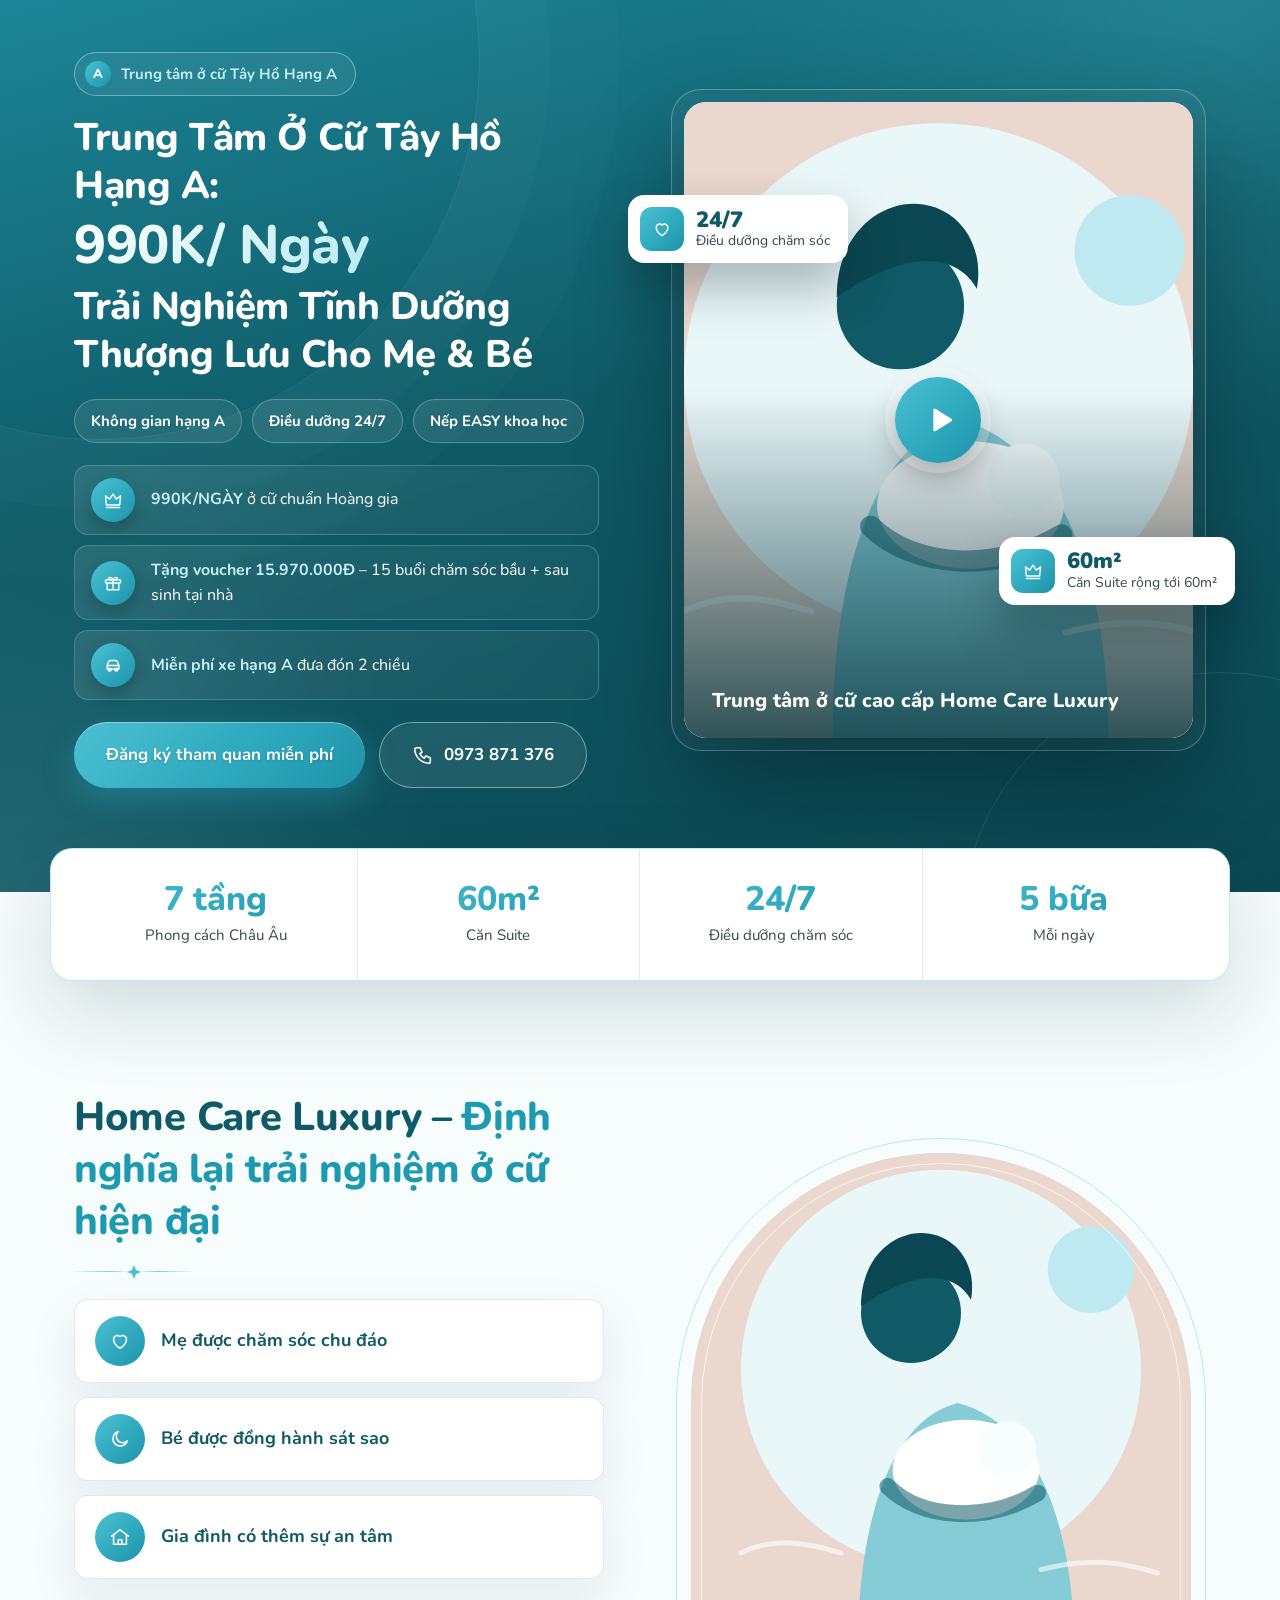
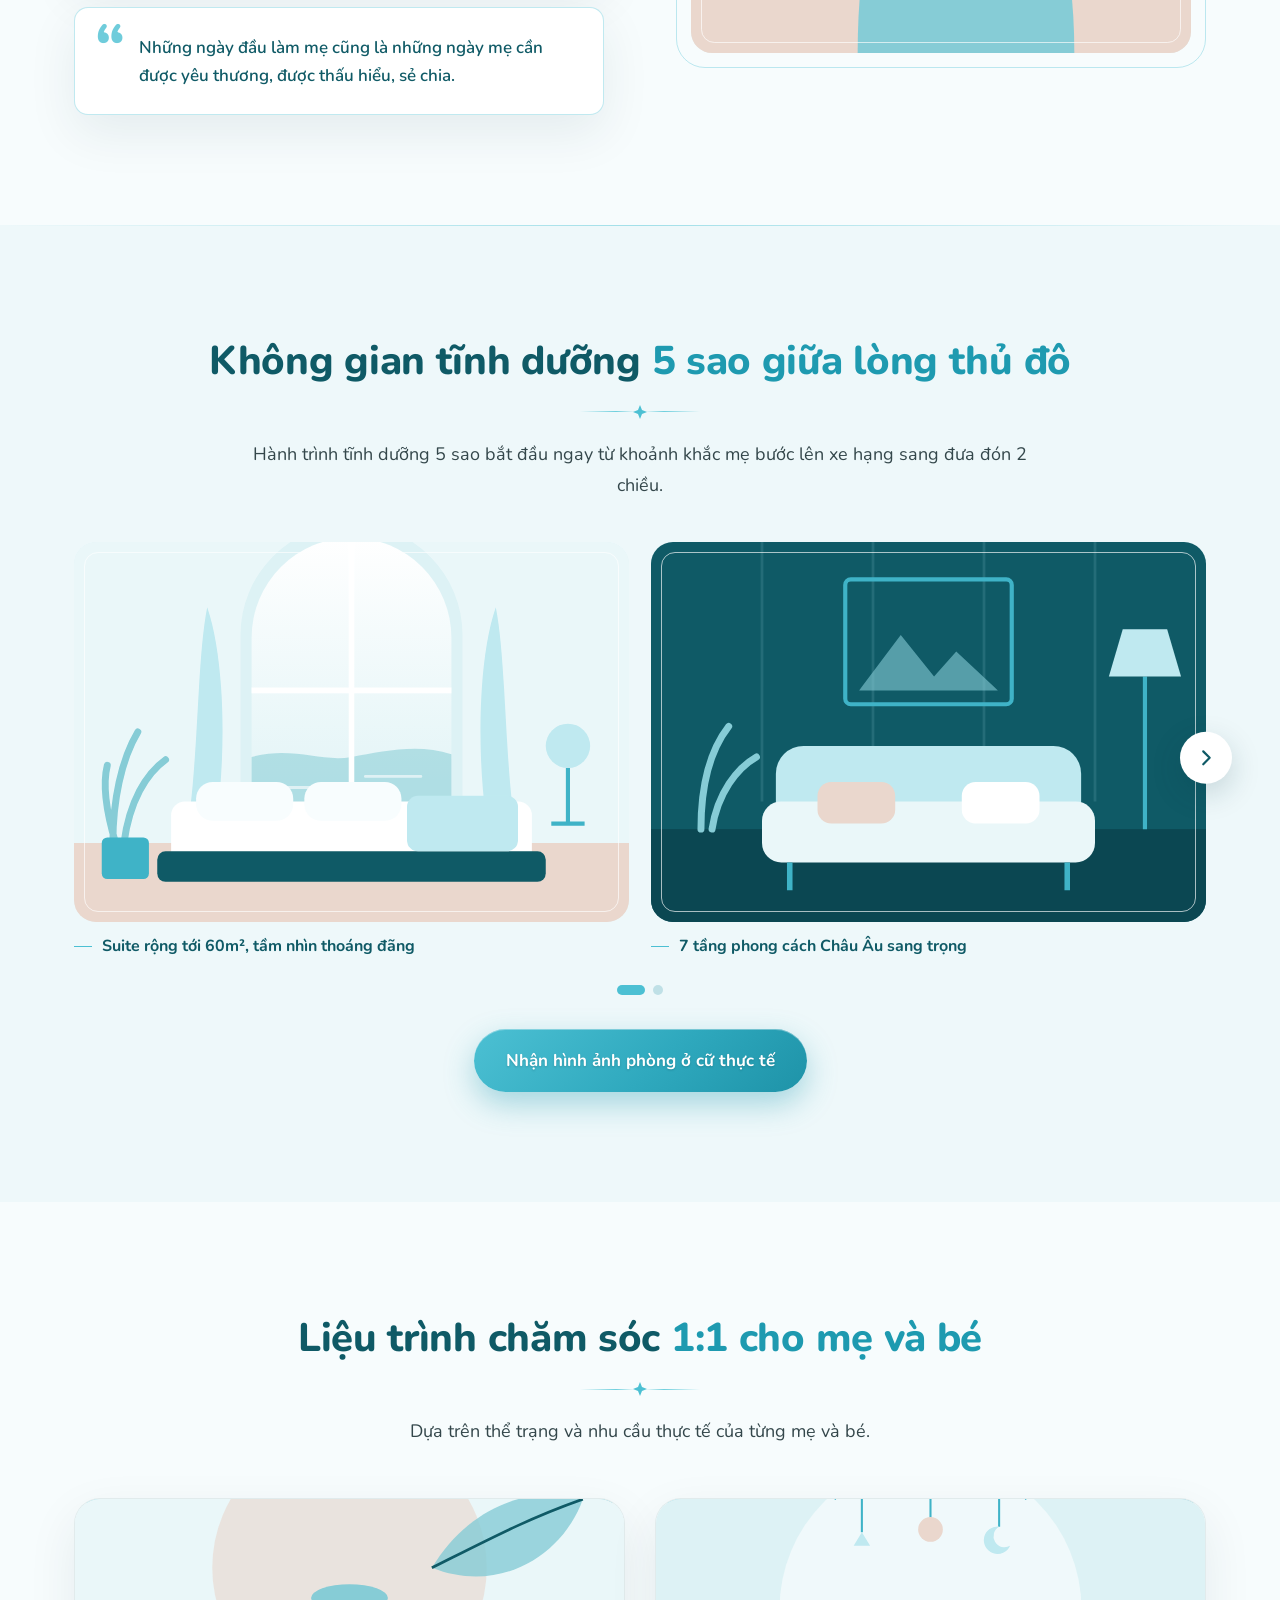
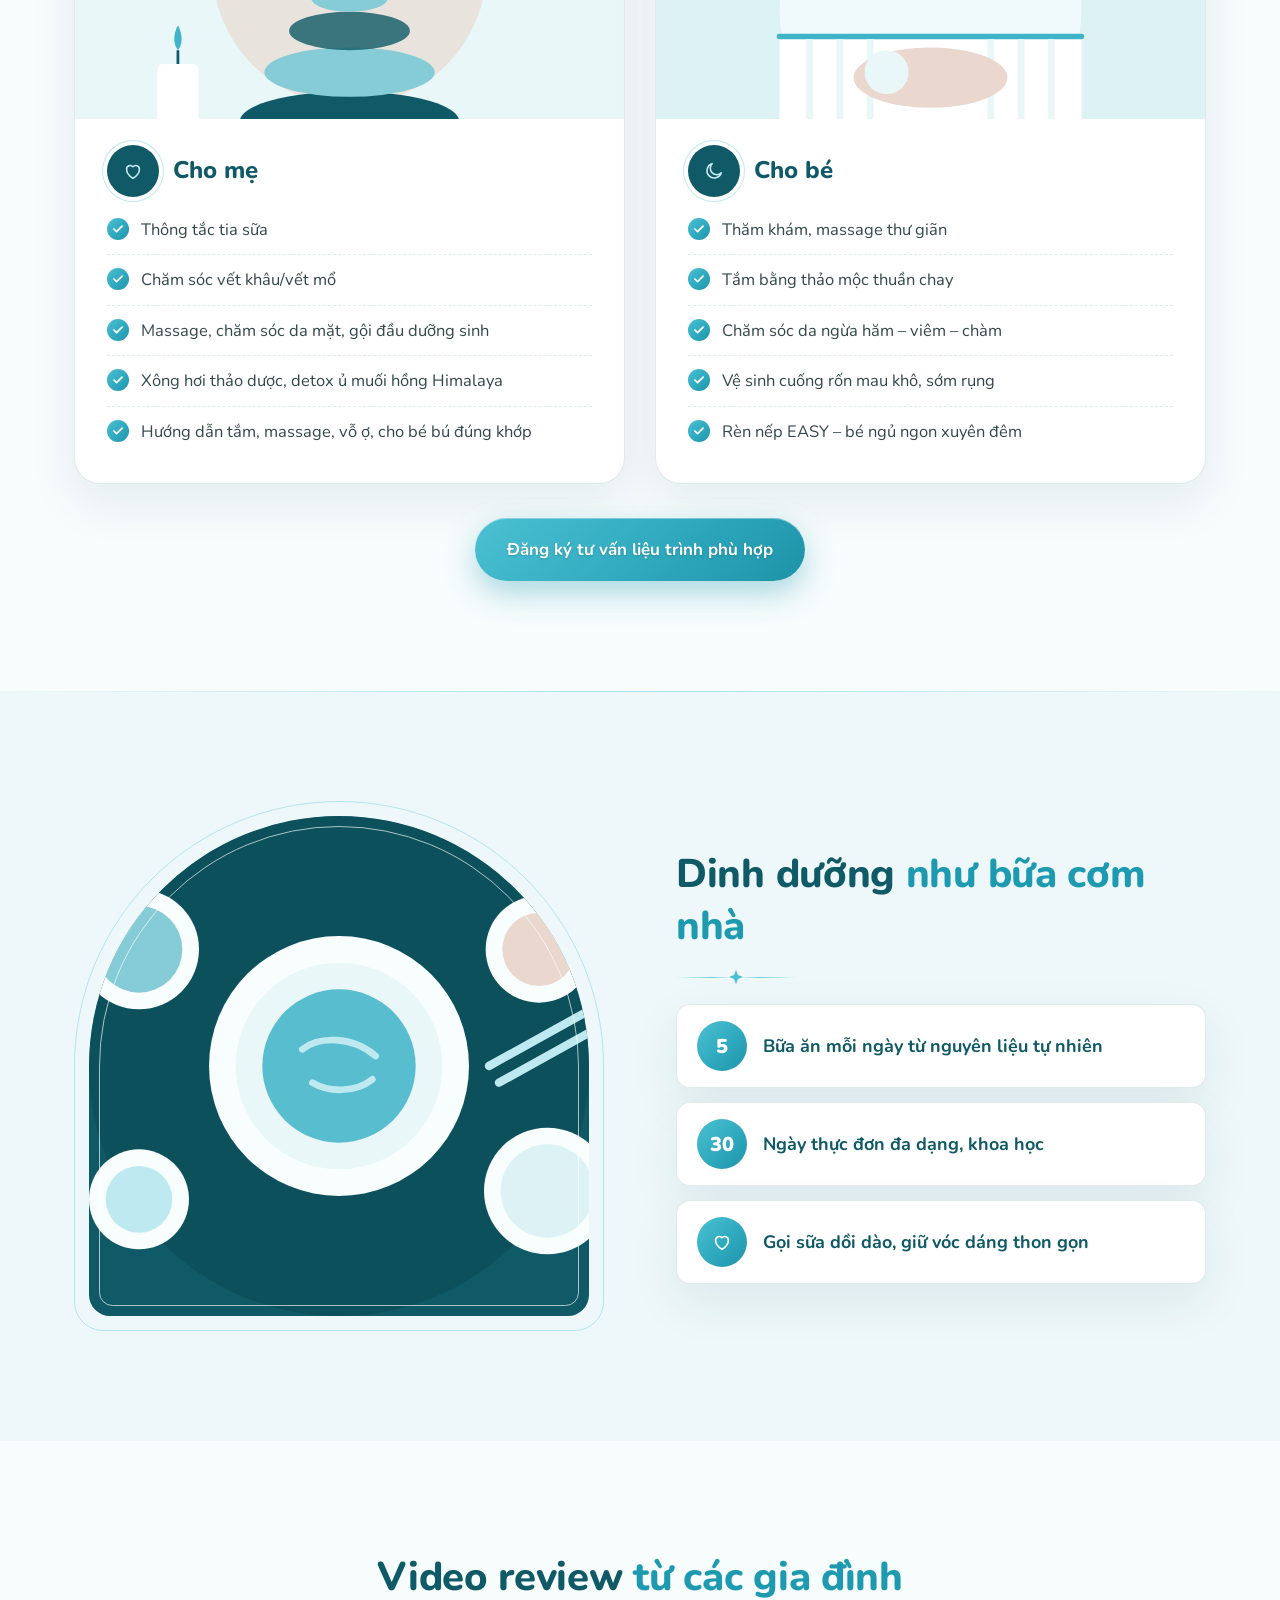
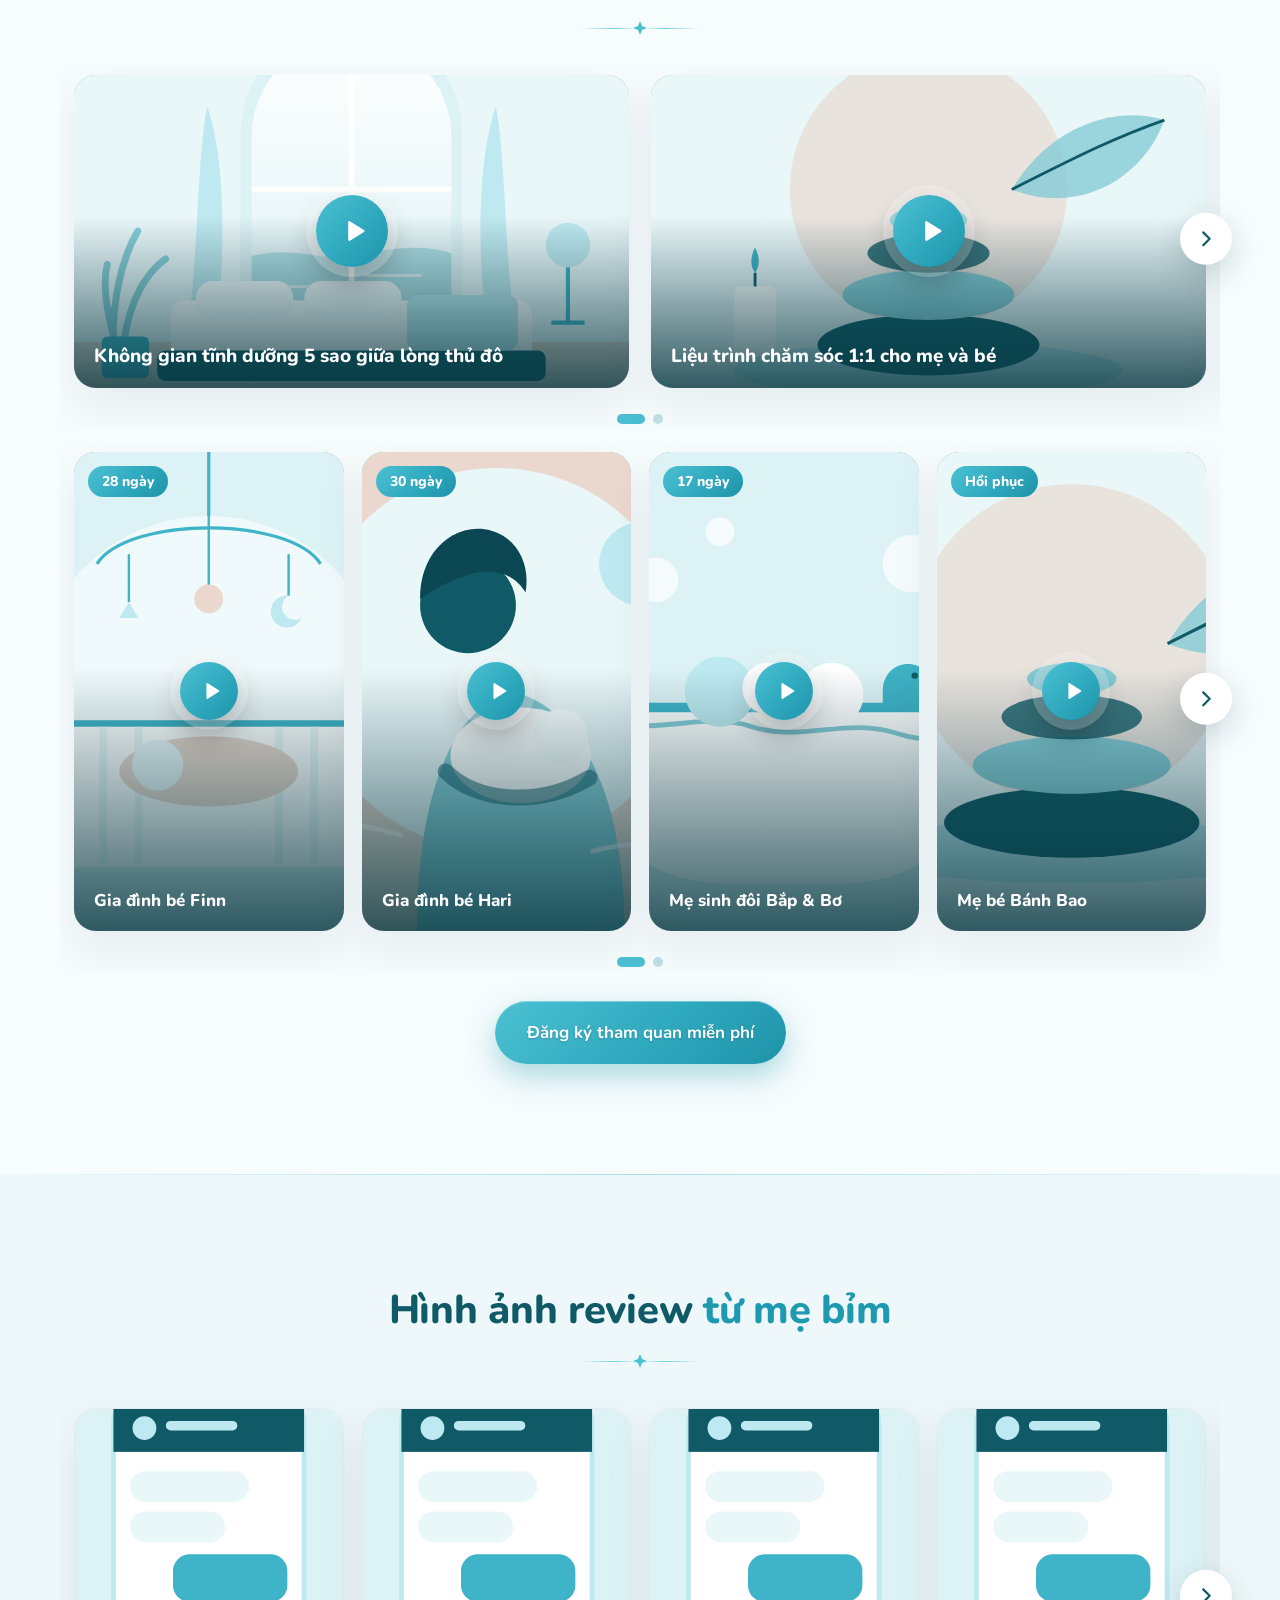
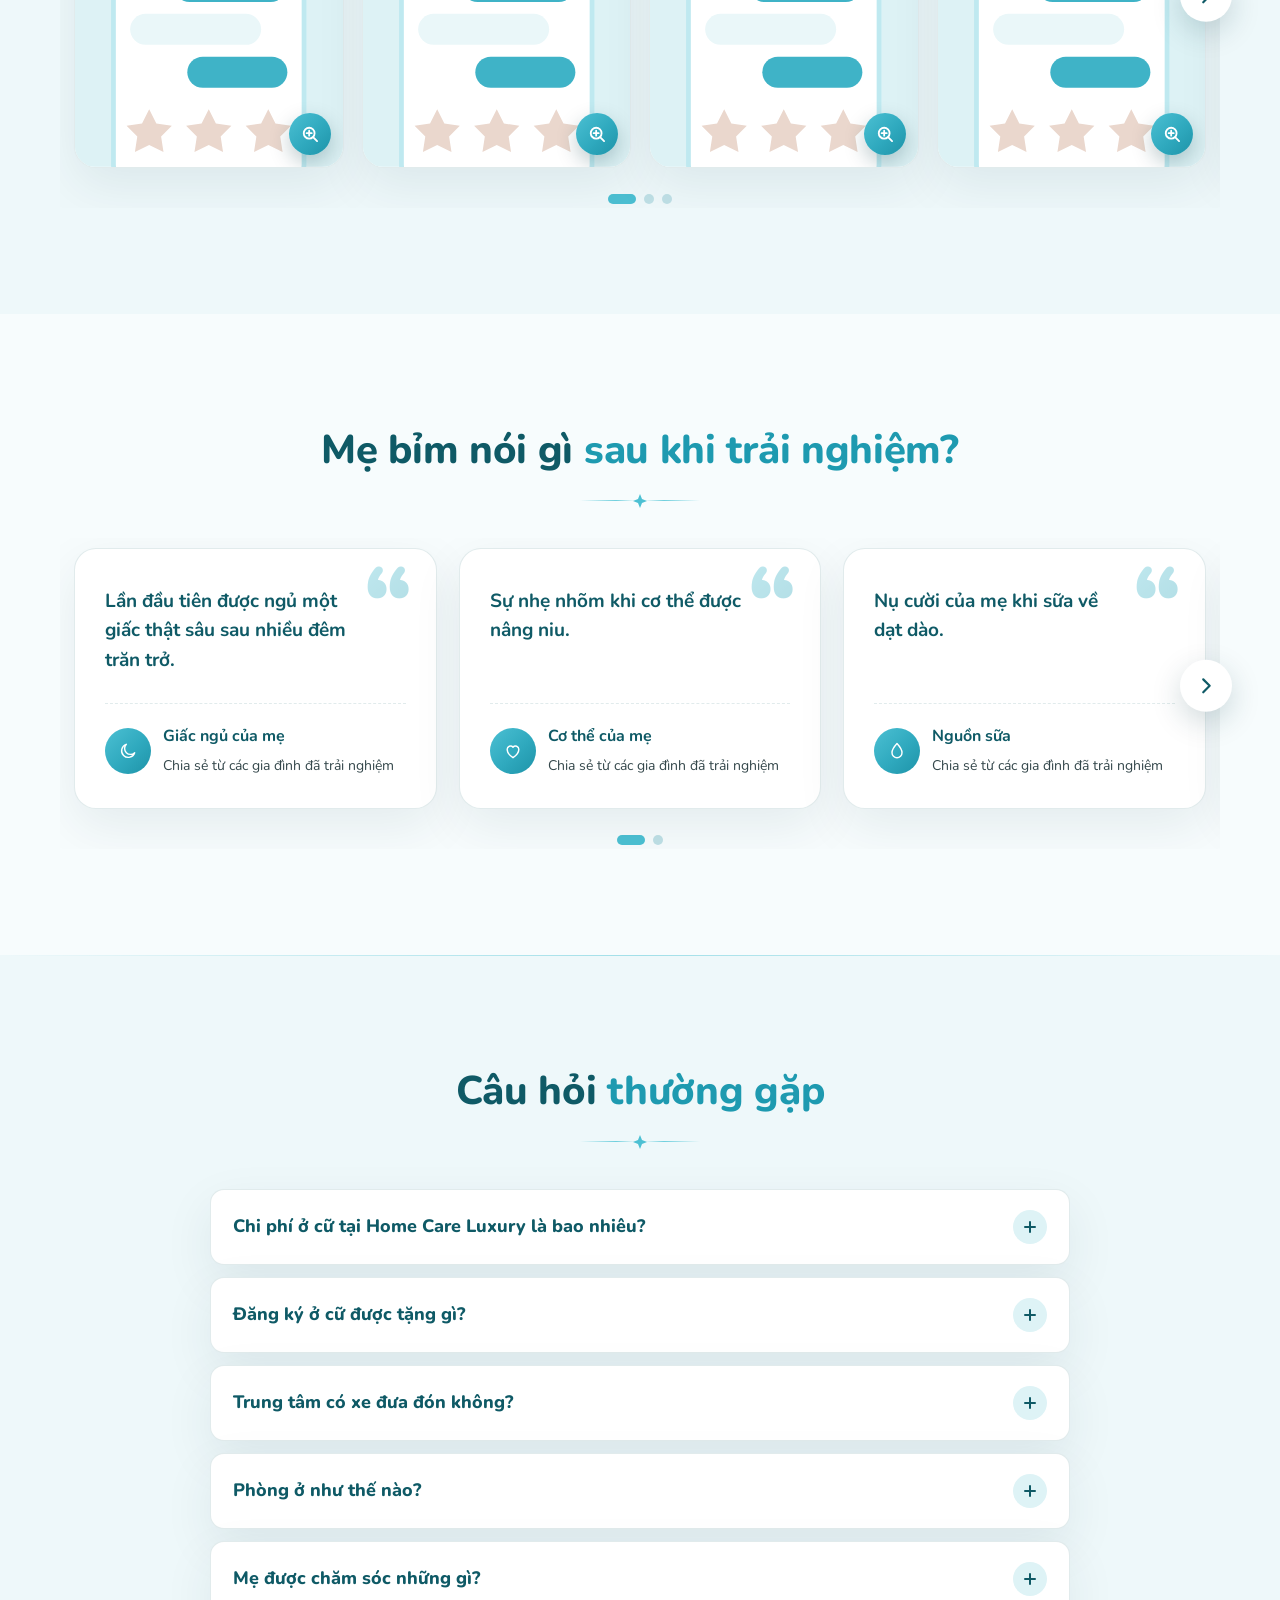
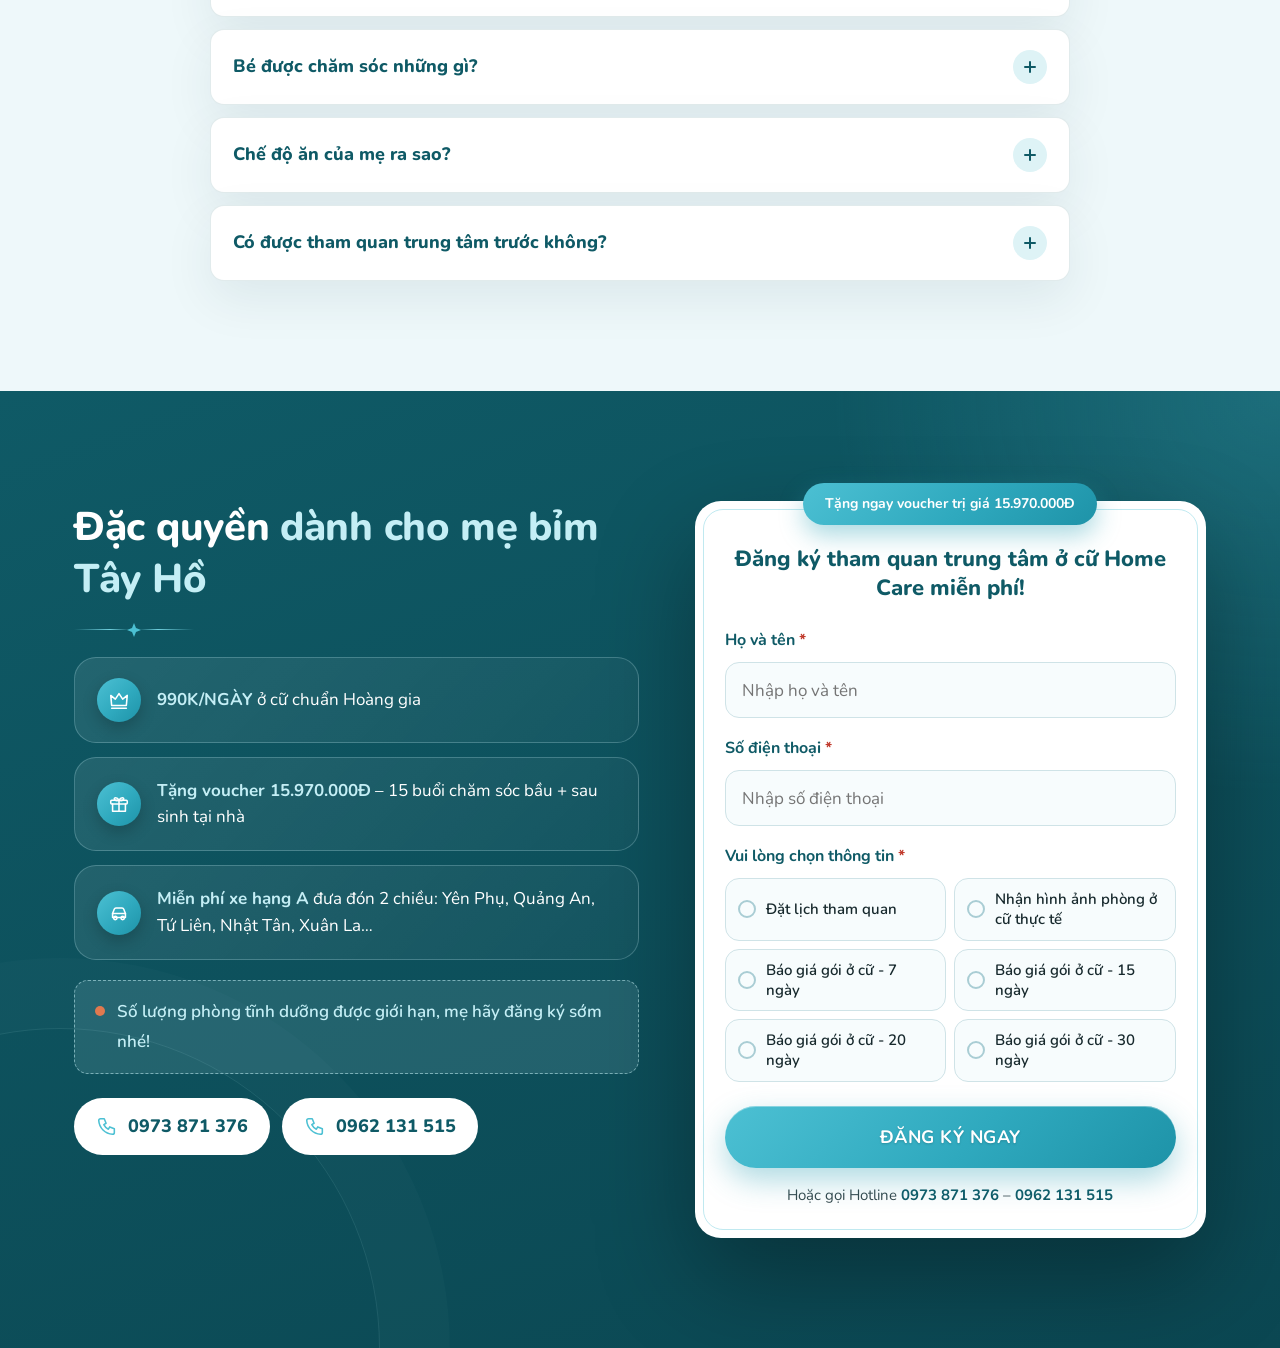
<file: o-cu-tay-ho/index.html>
<!DOCTYPE html>
<html lang="vi">
<head>
    <meta charset="UTF-8">
    <meta name="viewport" content="width=device-width, initial-scale=1.0, maximum-scale=5.0">
    <title>Trung Tâm Ở Cữ Tây Hồ Hạng A: 990K/ Ngày Trải Nghiệm Tĩnh Dưỡng Thượng Lưu Cho Mẹ &amp; Bé</title>
    <meta name="description" content="Trung tâm ở cữ cao cấp Home Care Luxury mang đến trải nghiệm ở cữ thảnh thơi trong không gian hạng A, hệ sinh thái đa tầng, điều dưỡng chăm sóc 24/7 để mẹ sớm hồi phục; bé ti khỏe, ngủ ngoan và vào nếp EASY khoa học.">
    <meta property="og:title" content="Trung Tâm Ở Cữ Tây Hồ Hạng A: 990K/ Ngày Trải Nghiệm Tĩnh Dưỡng Thượng Lưu Cho Mẹ & Bé">
    <meta property="og:description" content="990K/ngày ở cữ chuẩn Hoàng gia tại Home Care Luxury. Tặng ngay voucher 15 buổi chăm sóc bầu + sau sinh tại nhà trị giá 15.970.000đ. Miễn phí đưa đón 2 chiều bằng xe hạng A.">
    <meta property="og:type" content="website">
    <meta name="theme-color" content="#0f5a66">

    <!-- Google Fonts -->
    <link rel="preconnect" href="https://fonts.googleapis.com">
    <link rel="preconnect" href="https://fonts.gstatic.com" crossorigin>
    <link href="https://fonts.googleapis.com/css2?family=Nunito:wght@400;500;600;700;800;900&display=swap" rel="stylesheet">

    <!-- Facebook Pixel (Replace YOUR_PIXEL_ID) -->
    <!-- <script>!function(f,b,e,v,n,t,s){...}('YOUR_PIXEL_ID');</script> -->
    <!-- Google Analytics (Replace YOUR_GA_ID) -->
    <!-- <script async src="https://www.googletagmanager.com/gtag/js?id=YOUR_GA_ID"></script> -->

<style>
/* ============================================
   CSS RESET & VARIABLES
   ============================================ */
:root {
    --forest: #0f5a66;
    --forest-dark: #0b4752;
    --forest-ink: #083740;
    --sage-light: #def3f6;
    --gold: #1e9ab0;
    --gold-btn: #4cc0d3;
    --gold-light: #c4eef5;
    --gold-grad: linear-gradient(135deg, #4cc0d3 0%, #2fa9be 55%, #1e93a8 100%);
    --gold-line: linear-gradient(90deg, transparent, #6fcfdd, transparent);
    --champagne: #e6f6f9;
    --ivory: #f7fcfd;
    --cream: #eef8fa;
    --white: #ffffff;
    --dark: #17292d;
    --text: #34474b;
    --line: rgba(15, 90, 102, 0.12);
    --line-gold: rgba(76, 192, 211, 0.35);
    --error: #c0392b;
    --shadow: 0 18px 50px rgba(8, 55, 64, 0.08);
    --shadow-lg: 0 30px 80px rgba(8, 55, 64, 0.16);
    --radius: 22px;
    --radius-sm: 14px;
    --font: 'Nunito', system-ui, -apple-system, 'Segoe UI', Roboto, sans-serif;
    --transition: all 0.35s cubic-bezier(.2,.7,.2,1);
}

*, *::before, *::after { margin: 0; padding: 0; box-sizing: border-box; }
html { scroll-behavior: smooth; scroll-padding-top: 16px; }
body {
    font-family: var(--font);
    color: var(--text);
    background: var(--ivory);
    line-height: 1.75;
    font-size: 17px;
    overflow-x: hidden;
    -webkit-font-smoothing: antialiased;
}
img, svg { display: block; }
a { color: inherit; text-decoration: none; }
button, input { font-family: inherit; }
::selection { background: var(--gold-light); color: var(--forest-dark); }

.container { width: 100%; max-width: 1180px; margin: 0 auto; padding: 0 24px; }
.section { padding: 110px 0; position: relative; }

.icon { width: 22px; height: 22px; stroke: currentColor; fill: none; stroke-width: 1.7; stroke-linecap: round; stroke-linejoin: round; flex-shrink: 0; }

/* ===== HEADINGS + ORNAMENT ===== */
.section-title {
    font-size: clamp(27px, 3.6vw, 40px); line-height: 1.3; font-weight: 800; color: var(--forest);
    letter-spacing: -0.3px; margin-bottom: 20px;
}
.section-title span { color: var(--gold); }
.section-title::after {
    content: ''; display: block; width: 120px; height: 14px; margin-top: 18px;
    background:
        url("data:image/svg+xml,%3Csvg xmlns='http://www.w3.org/2000/svg' width='14' height='14' viewBox='0 0 14 14'%3E%3Cpath d='M7 0l2 5 5 2-5 2-2 5-2-5-5-2 5-2z' fill='%234cc0d3'/%3E%3C/svg%3E") center / 14px no-repeat,
        linear-gradient(90deg, transparent, #6fcfdd 30%, transparent 46%, transparent 54%, #6fcfdd 70%, transparent) center / 100% 1px no-repeat;
}
.center .section-title::after { margin-left: auto; margin-right: auto; }
.sub-title { font-size: clamp(22px, 2.8vw, 30px); }
.sub-title::after { width: 80px; margin-top: 14px; }
.lead { font-size: 18px; color: var(--text); }
.lead + .lead { margin-top: 16px; }
.center { text-align: center; }
.center .lead { max-width: 780px; margin-left: auto; margin-right: auto; }

.highlight {
    position: relative; margin-top: 28px; padding: 26px 28px 24px 64px;
    background: var(--white); border-radius: var(--radius-sm);
    border: 1px solid var(--line-gold);
    font-weight: 600; color: var(--forest); font-size: 17px; line-height: 1.65;
    box-shadow: var(--shadow);
}
.highlight::before {
    content: '“'; position: absolute; left: 20px; top: 8px;
    font-size: 64px; line-height: 1; font-weight: 800; color: var(--gold-btn); opacity: .8;
}

/* ===== BUTTONS ===== */
.btn {
    position: relative; overflow: hidden;
    display: inline-flex; align-items: center; justify-content: center; gap: 10px;
    padding: 17px 32px; border-radius: 999px; border: none; cursor: pointer;
    font-weight: 700; font-size: 17px; transition: var(--transition); text-align: center;
}
.btn-gold { background: var(--gold-grad); color: var(--white); text-shadow: 0 1px 2px rgba(8,55,64,.25); box-shadow: 0 12px 30px rgba(42, 159, 180, 0.38), inset 0 1px 0 rgba(255,255,255,.35); }
.btn-gold::after {
    content: ''; position: absolute; top: 0; left: -130%; width: 60%; height: 100%;
    background: linear-gradient(110deg, transparent, rgba(255,255,255,.45), transparent);
    animation: shine 4.5s ease-in-out infinite;
}
@keyframes shine { 0%, 60% { left: -130%; } 100% { left: 140%; } }
.btn-gold:hover { transform: translateY(-2px); box-shadow: 0 18px 40px rgba(42, 159, 180, 0.48), inset 0 1px 0 rgba(255,255,255,.35); }
.btn-dark { background: var(--forest); color: var(--white); }
.btn-ghost { background: rgba(255,255,255,.08); color: var(--white); border: 1.5px solid rgba(196,238,245,.5); }
.btn-ghost:hover { background: rgba(255,255,255,.16); }
.btn-dark:hover { background: var(--forest-dark); }
.cta-row { display: flex; gap: 14px; flex-wrap: wrap; margin-top: 34px; }
.center.cta-row, .center .cta-row { justify-content: center; }

/* ===== MEDIA =====
   Mặc định hiển thị hình minh họa (data-scene).
   Thay ảnh thật: điền URL vào data-src, ví dụ
   <div class="media" data-scene="room" data-src="https://.../phong-suite.jpg"> */
.media {
    position: relative; overflow: hidden; border-radius: var(--radius);
    background: var(--champagne) center / cover no-repeat;
    min-height: 240px; isolation: isolate;
}
.media > svg.scene { position: absolute; inset: 0; width: 100%; height: 100%; z-index: -1; transition: transform 1.2s ease; }
.media:hover > svg.scene { transform: scale(1.04); }
.media.loaded > svg.scene { display: none; }
.media::after {
    content: ''; position: absolute; inset: 10px; border-radius: calc(var(--radius) - 8px);
    border: 1px solid rgba(255,255,255,.65); pointer-events: none;
}
.media.arch { border-radius: 260px 260px var(--radius) var(--radius); }
.media.arch::after { border-radius: 250px 250px calc(var(--radius) - 8px) calc(var(--radius) - 8px); }
.frame { position: relative; padding: 14px; border: 1px solid var(--line-gold); border-radius: 274px 274px 30px 30px; }
figure { margin: 0; }
figcaption {
    display: flex; gap: 10px; font-size: 15px; color: var(--text); margin-top: 12px; line-height: 1.55; font-style: italic;
}
figcaption::before { content: ''; flex-shrink: 0; width: 18px; height: 1px; background: var(--gold-btn); margin-top: 12px; }


/* ===== HERO ===== */
.hero {
    position: relative; overflow: hidden; color: var(--white); padding: 70px 0 96px;
    background:
        radial-gradient(ellipse 55% 70% at 95% 0%, rgba(76,192,211,.26), transparent 70%),
        radial-gradient(ellipse 50% 60% at 0% 100%, rgba(134,204,214,.18), transparent 70%),
        linear-gradient(165deg, #1c8597 0%, var(--forest) 45%, var(--forest-dark) 100%);
}
.hero::before, .hero::after {
    content: ''; position: absolute; border-radius: 50%; pointer-events: none;
    border: 1px solid rgba(196,238,245,.10);
}
.hero::before { width: 760px; height: 760px; left: -280px; top: -320px; box-shadow: 0 0 0 70px rgba(196,238,245,.02), 0 0 0 140px rgba(196,238,245,.015); }
.hero::after { width: 520px; height: 520px; right: -200px; bottom: -300px; }
.hero-grid { position: relative; z-index: 1; display: grid; grid-template-columns: 1fr 1fr; gap: 56px; align-items: center; }
.hero-badge {
    display: inline-flex; align-items: center; gap: 10px; font-size: 15px; font-weight: 700;
    background: rgba(255,255,255,.06); border: 1px solid rgba(196,238,245,.45); color: var(--gold-light);
    padding: 8px 18px 8px 10px; border-radius: 999px;
}
.hero-badge::before {
    content: 'A'; width: 26px; height: 26px; border-radius: 50%; display: grid; place-items: center;
    background: var(--gold-grad); color: var(--white); font-size: 13px; font-weight: 800;
}
.hero h1 { font-size: clamp(30px, 4.3vw, 48px); line-height: 1.24; font-weight: 800; margin: 24px 0 22px; letter-spacing: -0.5px; }
.hero h1 .price {
    display: block; font-size: 1.4em; line-height: 1.15; margin: 6px 0;
    background: linear-gradient(135deg, #ffffff, #c4eef5 50%, #8fdbe7); -webkit-background-clip: text; background-clip: text; color: transparent;
}
.hero-lead { font-size: 18px; color: rgba(255,255,255,.9); max-width: 580px; }
.hero-offers { list-style: none; display: grid; gap: 12px; margin-top: 30px; }
.hero-offers li {
    display: flex; gap: 16px; align-items: center; padding: 16px 18px;
    background: linear-gradient(135deg, rgba(255,255,255,.09), rgba(255,255,255,.03));
    border: 1px solid rgba(196,238,245,.22); border-radius: var(--radius-sm);
    font-size: 16px; line-height: 1.55; backdrop-filter: blur(4px);
}
.hero-offers .ic, .offer-list .ic {
    width: 44px; height: 44px; border-radius: 50%; background: var(--gold-grad); color: var(--white);
    display: grid; place-items: center; flex-shrink: 0; box-shadow: 0 6px 16px rgba(0,0,0,.2);
}
.hero-offers .ic .icon { width: 20px; height: 20px; }
.hero-offers b { color: var(--gold-light); }

/* ===== FORM ===== */
.form-card {
    position: relative; background: var(--white); color: var(--text);
    border-radius: 26px; padding: 44px 30px 30px; box-shadow: 0 40px 100px rgba(0,0,0,.32);
}
.form-card::before {
    content: ''; position: absolute; inset: 8px; border-radius: 20px; border: 1px solid var(--line-gold); pointer-events: none;
}
.form-ribbon {
    position: absolute; top: -18px; left: 50%; transform: translateX(-50%); white-space: nowrap;
    background: var(--gold-grad); color: var(--white); font-weight: 700; font-size: 14px;
    padding: 9px 22px; border-radius: 999px; box-shadow: 0 10px 24px rgba(42,159,180,.4);
}
.form-card h2 { font-size: 22px; line-height: 1.35; font-weight: 800; color: var(--forest); text-align: center; margin-bottom: 22px; }
.form-card .sub { text-align: center; font-size: 15px; margin: 8px 0 22px; }
.form-card form, .form-card .form-success { position: relative; }
.form-group { margin-bottom: 16px; }
.form-group > label, .form-group > .label { display: block; font-size: 16px; font-weight: 700; color: var(--forest); margin-bottom: 8px; }
.form-group label em, .form-group .label em { color: var(--error); font-style: normal; }
.form-input {
    width: 100%; padding: 14px 16px; font-size: 17px; color: var(--dark); min-height: 56px;
    border: 1.5px solid #cfe3e7; border-radius: var(--radius-sm); background: var(--ivory);
    transition: var(--transition); outline: none;
}
.form-input:focus { border-color: var(--gold-btn); background: var(--white); box-shadow: 0 0 0 4px rgba(76,192,211,.14); }
.form-input.error { border-color: var(--error); background: #fff6f5; }
.options { display: grid; grid-template-columns: 1fr 1fr; gap: 8px; }
.option { position: relative; cursor: pointer; }
.option input { position: absolute; opacity: 0; pointer-events: none; }
.option span {
    display: flex; align-items: center; gap: 10px; min-height: 54px; height: 100%;
    padding: 10px 12px; border: 1.5px solid #cfe3e7; border-radius: var(--radius-sm); background: var(--ivory);
    font-size: 15px; font-weight: 600; color: var(--dark); line-height: 1.35; transition: var(--transition);
}
.option span::before {
    content: ''; width: 18px; height: 18px; border-radius: 50%; border: 2px solid #a9cdd4; flex-shrink: 0; transition: var(--transition);
}
.option:hover span { border-color: var(--gold-btn); }
.option input:checked + span { border-color: var(--gold-btn); background: #e8f8fb; color: var(--forest); }
.option input:checked + span::before { border-color: var(--gold-btn); background: var(--gold-btn); box-shadow: inset 0 0 0 3px #e8f8fb; }
.option input:focus-visible + span { box-shadow: 0 0 0 4px rgba(76,192,211,.25); }
.options.error .option span { border-color: var(--error); }
.error-msg { display: none; font-size: 14px; color: var(--error); margin-top: 6px; font-weight: 600; }
.error-msg.show { display: block; }
.btn-submit { width: 100%; padding: 19px; font-size: 18px; margin-top: 8px; letter-spacing: .5px; }
.form-hotline { text-align: center; font-size: 15px; margin-top: 14px; }
.form-hotline a { font-weight: 700; color: var(--forest); white-space: nowrap; }
.form-success { display: none; text-align: center; padding: 30px 6px; }
.form-success.show { display: block; }
.form-success .ic { width: 80px; height: 80px; margin: 0 auto 18px; border-radius: 50%; background: var(--gold-grad); color: var(--white); display: grid; place-items: center; box-shadow: 0 0 0 8px #e8f8fb; }
.form-success .ic .icon { width: 36px; height: 36px; stroke-width: 2.4; }
.form-success h3 { font-size: 23px; color: var(--forest); margin-bottom: 8px; }

/* ===== STATS ===== */
.stats { position: relative; z-index: 2; margin-top: -44px; }
.stats-grid {
    display: grid; grid-template-columns: repeat(4, 1fr);
    background: var(--white); border-radius: var(--radius); box-shadow: var(--shadow-lg); border: 1px solid var(--line-gold);
}
.stat { padding: 30px 16px; text-align: center; border-right: 1px solid var(--line); }
.stat:last-child { border-right: none; }
.stat b {
    display: block; font-size: 34px; font-weight: 800; line-height: 1.2;
    background: var(--gold-grad); -webkit-background-clip: text; background-clip: text; color: transparent;
}
.stat span { font-size: 15px; color: var(--text); }

/* ===== GENERIC 2 COL ===== */
.split { display: grid; grid-template-columns: 1fr 1fr; gap: 72px; align-items: center; }
.split .media.tall { min-height: 500px; }
.alt { background: var(--cream); }
.alt::before {
    content: ''; position: absolute; left: 0; right: 0; top: 0; height: 1px; background: var(--gold-line); opacity: .6;
}

/* ===== CARE ===== */
.care-grid { display: grid; grid-template-columns: 1fr 1fr; gap: 30px; margin-top: 50px; }
.care-card {
    position: relative; background: var(--white); border-radius: 26px; padding: 38px 32px;
    border: 1px solid var(--line); box-shadow: var(--shadow); overflow: hidden;
}
.care-card::before { content: ''; position: absolute; left: 0; right: 0; top: 0; height: 4px; background: var(--gold-grad); }
.care-card h3 { display: flex; align-items: center; gap: 14px; font-size: 24px; font-weight: 800; color: var(--forest); margin-bottom: 16px; line-height: 1.3; }
.care-card h3 .ic { width: 52px; height: 52px; border-radius: 50%; background: var(--forest); color: var(--gold-light); display: grid; place-items: center; flex-shrink: 0; box-shadow: 0 0 0 4px var(--white), 0 0 0 5px var(--line-gold); }
.checks { list-style: none; display: grid; gap: 12px; margin: 20px 0; }
.checks li { display: flex; gap: 12px; align-items: flex-start; font-size: 16.5px; line-height: 1.55; padding-bottom: 12px; border-bottom: 1px dashed var(--line); }
.checks li:last-child { border-bottom: none; padding-bottom: 0; }
.checks li .icon { width: 22px; height: 22px; color: var(--white); background: var(--gold-grad); border-radius: 50%; padding: 4px; stroke-width: 3; margin-top: 1px; }
.care-card .highlight { margin-top: 20px; box-shadow: none; background: var(--ivory); }
.care-figs { display: grid; gap: 16px; margin-top: 24px; }
.care-figs.two { grid-template-columns: 1fr 1fr; }
.care-figs .media { min-height: 170px; }
.care-figs figure.full { grid-column: 1 / -1; }

/* ===== STORIES ===== */
.stories-grid { display: flex; flex-wrap: wrap; justify-content: center; gap: 24px; margin-top: 50px; }
.stories-grid .story { width: calc((100% - 48px) / 3); }
.story {
    position: relative; background: var(--white); border-radius: var(--radius); overflow: hidden;
    box-shadow: var(--shadow); border: 1px solid var(--line); transition: var(--transition);
}
.story:hover { transform: translateY(-6px); box-shadow: var(--shadow-lg); border-color: var(--line-gold); }
.story .media { border-radius: 0; min-height: 200px; }
.story .media::after { display: none; }
.story p { position: relative; padding: 22px 24px 26px; font-weight: 700; color: var(--forest); font-size: 17px; line-height: 1.5; }
.story p::before { content: ''; display: block; width: 36px; height: 3px; border-radius: 3px; background: var(--gold-grad); margin-bottom: 14px; }

/* ===== OFFER + FORM ===== */
.offer {
    color: var(--white); overflow: hidden;
    background:
        radial-gradient(ellipse 50% 60% at 100% 0%, rgba(76,192,211,.24), transparent 70%),
        linear-gradient(160deg, var(--forest), var(--forest-dark));
}
.offer::before {
    content: ''; position: absolute; width: 640px; height: 640px; left: -260px; bottom: -320px; border-radius: 50%;
    border: 1px solid rgba(196,238,245,.1); box-shadow: 0 0 0 70px rgba(196,238,245,.02);
}
.offer .section-title { color: var(--white); }
.offer .section-title span { color: var(--gold-light); }
.offer-grid { position: relative; display: grid; grid-template-columns: 1.05fr .95fr; gap: 56px; align-items: start; }
.offer-head { display: inline-block; font-size: 15px; font-weight: 700; color: var(--forest-dark); background: var(--gold-grad); padding: 8px 16px; border-radius: 8px; margin-bottom: 18px; }
.offer-list { list-style: none; display: grid; gap: 14px; }
.offer-list li {
    display: flex; gap: 16px; align-items: center; padding: 20px 22px; border-radius: var(--radius);
    background: linear-gradient(135deg, rgba(255,255,255,.09), rgba(255,255,255,.03)); border: 1px solid rgba(196,238,245,.25); font-size: 17px; line-height: 1.55;
}
.offer-list b { color: var(--gold-light); }
.offer p.closing { margin-top: 26px; color: rgba(255,255,255,.9); }
.offer .urgent {
    display: flex; gap: 12px; align-items: flex-start; margin-top: 20px; padding: 16px 20px; border-radius: var(--radius-sm);
    background: rgba(196,238,245,.12); border: 1px dashed rgba(196,238,245,.55); font-weight: 600; color: var(--gold-light);
}
.offer .urgent::before { content: ''; flex-shrink: 0; width: 10px; height: 10px; margin-top: 9px; border-radius: 50%; background: #e0794f; animation: pulse 1.6s infinite; }
@keyframes pulse { 0% { box-shadow: 0 0 0 0 rgba(224,121,79,.6); } 100% { box-shadow: 0 0 0 10px rgba(224,121,79,0); } }
.hotlines { display: flex; gap: 12px; flex-wrap: wrap; margin-top: 24px; }
.hotlines a { display: inline-flex; align-items: center; gap: 10px; padding: 13px 22px; border-radius: 999px; background: var(--white); color: var(--forest); font-weight: 800; font-size: 18px; transition: var(--transition); }
.hotlines a:hover { transform: translateY(-2px); box-shadow: 0 10px 24px rgba(0,0,0,.25); }
.hotlines a .icon { color: var(--gold-btn); }


/* ===== STICKY MOBILE BAR ===== */
.sticky-bar {
    display: none; position: fixed; left: 0; right: 0; bottom: 0; z-index: 99;
    padding: 10px 12px calc(10px + env(safe-area-inset-bottom));
    background: rgba(255,255,255,.97); box-shadow: 0 -6px 24px rgba(0,0,0,.1); gap: 10px; backdrop-filter: blur(10px);
}
.sticky-bar a { flex: 1; padding: 14px 8px; font-size: 16px; }

/* ===== REVEAL ===== */
.reveal { opacity: 0; transform: translateY(28px); transition: opacity .9s ease, transform .9s cubic-bezier(.2,.7,.2,1); }
.reveal.in { opacity: 1; transform: none; }
@media (prefers-reduced-motion: reduce) {
    .reveal { opacity: 1; transform: none; transition: none; }
    .btn-gold::after, .offer .urgent::before { animation: none; }
}

/* ===== RESPONSIVE ===== */
@media (max-width: 980px) {
    .hero-grid, .split, .offer-grid, .care-grid { grid-template-columns: 1fr; gap: 44px; }
    .stats-grid { grid-template-columns: 1fr 1fr; }
    .stat:nth-child(2) { border-right: none; }
    .stat:nth-child(-n+2) { border-bottom: 1px solid var(--line); }
    .stories-grid .story { width: calc((100% - 24px) / 2); }
    .split .media.tall { min-height: 380px; }
    .frame { max-width: 460px; margin: 0 auto; width: 100%; }
}
@media (max-width: 640px) {
    body { font-size: 16.5px; }
    .section { padding: 72px 0; }
    .container { padding: 0 16px; }
    .hero { padding: 40px 0 84px; }
    .hero-grid { gap: 52px; }
    .form-card { padding: 42px 18px 24px; }
    .form-ribbon { font-size: 13px; padding: 8px 16px; }
    .options { grid-template-columns: 1fr; }
    .stats { margin-top: -36px; }
    .stat { padding: 22px 10px; }
    .stat b { font-size: 28px; }
    .highlight { padding: 22px 20px 20px 52px; }
    .highlight::before { left: 14px; font-size: 54px; }
    .care-card { padding: 30px 18px; }
    .care-figs.two { grid-template-columns: 1fr; }
    .stories-grid .story { width: 100%; }
    .cta-row .btn { width: 100%; }
    .hotlines a { flex: 1; justify-content: center; font-size: 16px; padding: 12px 10px; gap: 6px; white-space: nowrap; }
    .offer { padding-bottom: 150px; }
    .sticky-bar { display: flex; }
}

/* ===== SHORT-CONTENT COMPONENTS ===== */
.chips { display: flex; flex-wrap: wrap; gap: 10px; margin-top: 4px; }
.chips span {
    padding: 8px 16px; border-radius: 999px; font-size: 15px; font-weight: 700;
    background: rgba(255,255,255,.08); border: 1px solid rgba(196,238,245,.3); color: var(--white);
}
.points { display: grid; gap: 14px; margin-top: 8px; }
.point {
    display: flex; align-items: center; gap: 16px; padding: 16px 20px;
    background: var(--white); border: 1px solid var(--line); border-radius: var(--radius-sm);
    font-size: 18px; font-weight: 700; color: var(--forest); box-shadow: var(--shadow);
}
.point .ic {
    width: 50px; height: 50px; border-radius: 50%; background: var(--gold-grad); color: var(--white);
    display: grid; place-items: center; flex-shrink: 0;
}
.point .ic b { font-size: 20px; font-weight: 900; }
.gallery3 .media { min-height: 300px; }
.gallery3 figcaption { font-style: normal; font-weight: 700; color: var(--forest); font-size: 16px; }
.care-card > .media { min-height: 220px; margin: -38px -32px 26px; border-radius: 0; }
.care-card > .media::after { display: none; }
.care-card .checks { margin-bottom: 0; }
.story .media { min-height: 220px; }
.story-tag {
    position: absolute; top: 14px; left: 14px; z-index: 1; padding: 6px 14px; border-radius: 999px;
    background: var(--gold-grad); color: var(--white); font-size: 14px; font-weight: 800;
}
.story p { text-align: center; font-size: 18px; }
.story p::before { margin: 0 auto 12px; }
.stories-grid .story { width: calc((100% - 96px) / 5); }
@media (max-width: 980px) {
    .stories-grid .story { width: calc((100% - 48px) / 3); }
}
@media (max-width: 640px) {
    .gallery3 .media { min-height: 220px; }
    .care-card > .media { margin: -30px -18px 22px; }
    .stories-grid { gap: 12px; }
    .stories-grid .story { width: calc((100% - 12px) / 2); }
    .story .media { min-height: 150px; }
    .story p { font-size: 16px; padding: 14px 10px 18px; }
    .point { font-size: 16.5px; padding: 14px 16px; }
    .point .ic { width: 44px; height: 44px; }
}

/* ===== VIDEO REVIEW ===== */
.vcard {
    position: relative; display: block; width: 100%; padding: 0; border: none; cursor: pointer;
    border-radius: var(--radius); overflow: hidden; background: var(--forest); text-align: left;
    box-shadow: var(--shadow); transition: var(--transition); font-family: inherit;
}
.vcard:hover { transform: translateY(-4px); box-shadow: var(--shadow-lg); }
.vcard .media { position: absolute; inset: 0; min-height: 0; border-radius: 0; }
.vcard .media::after { display: none; }
.vcard::after {
    content: ''; position: absolute; inset: 0; pointer-events: none;
    background: linear-gradient(180deg, transparent 45%, rgba(8,55,64,.82));
}
.vcard.h { aspect-ratio: 16 / 9; max-width: 920px; margin: 44px auto 0; }
.vcard.v { aspect-ratio: 9 / 16; }
.vplay {
    position: absolute; left: 50%; top: 50%; transform: translate(-50%, -50%); z-index: 2;
    width: 72px; height: 72px; border-radius: 50%; display: grid; place-items: center;
    background: var(--gold-grad); color: var(--white);
    box-shadow: 0 0 0 10px rgba(255,255,255,.22), 0 14px 30px rgba(0,0,0,.3);
    transition: var(--transition);
}
.vplay .icon { width: 28px; height: 28px; fill: currentColor; stroke: none; margin-left: 4px; }
.vcard:hover .vplay { transform: translate(-50%, -50%) scale(1.08); box-shadow: 0 0 0 16px rgba(255,255,255,.18), 0 14px 30px rgba(0,0,0,.3); }
.vcard.v .vplay { width: 58px; height: 58px; }
.vcard.v .vplay .icon { width: 22px; height: 22px; }
.vinfo { position: absolute; left: 0; right: 0; bottom: 0; z-index: 2; padding: 18px 20px; }
.vtitle { display: block; color: var(--white); font-weight: 800; font-size: 17px; line-height: 1.35; }
.vcard.h .vtitle { font-size: 22px; padding: 6px 8px; }
.vcard .story-tag { z-index: 2; }

.vmodal {
    position: fixed; inset: 0; z-index: 200; display: none; align-items: center; justify-content: center;
    padding: 20px; background: rgba(4, 30, 36, .88); backdrop-filter: blur(6px);
}
.vmodal.open { display: flex; }
.vbox { position: relative; width: min(960px, 100%); }
.vbox.v { width: min(420px, 100%, calc((100vh - 80px) * 9 / 16)); }
.vframe { position: relative; aspect-ratio: 16 / 9; border-radius: 16px; overflow: hidden; background: #000; }
.vbox.v .vframe { aspect-ratio: 9 / 16; }
.vframe iframe, .vframe video { position: absolute; inset: 0; width: 100%; height: 100%; border: 0; }
.vframe .vempty { position: absolute; inset: 0; display: grid; place-items: center; padding: 24px; text-align: center; color: var(--gold-light); font-weight: 700; }
.vclose {
    position: absolute; top: -52px; right: 0; width: 44px; height: 44px; border-radius: 50%; border: none; cursor: pointer;
    background: var(--white); color: var(--forest); font-size: 28px; line-height: 1; font-weight: 700;
}
@media (max-width: 640px) {
    .vcard.h { margin-top: 32px; }
    .vcard.h .vtitle { font-size: 17px; padding: 0; }
    .vplay { width: 60px; height: 60px; }
    .vclose { top: -50px; }
}

/* ===== HERO VIDEO ===== */
.hero-video { position: relative; padding: 12px; border-radius: 30px; border: 1px solid rgba(196,238,245,.35); background: rgba(255,255,255,.04); }
.hero-video .vcard.h { margin: 0; max-width: none; border-radius: 22px; box-shadow: 0 40px 100px rgba(0,0,0,.35); }
.hero-video .vplay { width: 86px; height: 86px; animation: vpulse 2.2s infinite; }
.hero-video .vplay .icon { width: 32px; height: 32px; }
@keyframes vpulse { 0% { box-shadow: 0 0 0 0 rgba(255,255,255,.45), 0 14px 30px rgba(0,0,0,.3); } 100% { box-shadow: 0 0 0 22px rgba(255,255,255,0), 0 14px 30px rgba(0,0,0,.3); } }
.hero-cta { margin-top: 28px; }
@media (max-width: 640px) {
    .hero-video { padding: 8px; border-radius: 22px; }
    .hero-video .vcard.h { border-radius: 16px; }
    .hero-video .vplay { width: 68px; height: 68px; }
}
@media (prefers-reduced-motion: reduce) { .hero-video .vplay { animation: none; } }

/* ===== HERO: 2 cột trên desktop, xếp dọc trên mobile ===== */
.hero-grid { grid-template-columns: 1fr; }
.hero-float {
    position: absolute; z-index: 4; display: flex; align-items: center; gap: 12px;
    padding: 12px 18px 12px 12px; border-radius: 16px; background: var(--white); color: var(--text);
    box-shadow: 0 24px 50px rgba(4,30,36,.3); font-size: 14px; line-height: 1.35;
    animation: hfloat 6s ease-in-out infinite;
}
.hero-float b { display: block; font-size: 22px; font-weight: 900; color: var(--forest); line-height: 1.1; }
.hero-float .ic { width: 44px; height: 44px; border-radius: 12px; background: var(--gold-grad); color: var(--white); display: grid; place-items: center; flex-shrink: 0; }
.hero-float .ic .icon { width: 20px; height: 20px; }
.hero-float.f1 { left: -44px; top: 16%; }
.hero-float.f2 { right: -30px; bottom: 22%; animation-delay: -3s; }
@keyframes hfloat { 0%,100% { transform: translateY(0); } 50% { transform: translateY(-10px); } }
.hero-cta { margin-top: 28px; }
@media (min-width: 981px) {
    .hero { padding: 52px 0 104px; }
    .hero-main {
        display: grid; grid-template-columns: minmax(0, 1fr) minmax(0, 1.02fr); column-gap: 72px; align-items: start;
    }
    .hero-main > * { grid-column: 1; }
    .hero-main > .hero-badge { justify-self: start; }
    .hero h1 { margin: 18px 0 16px; }
    .hero-offers { gap: 10px; margin-top: 22px; }
    .hero-offers li { padding: 12px 16px; }
    .hero-cta { margin-top: 22px; }
    .hero-main > .hero-video { grid-column: 2; grid-row: 1 / span 6; align-self: center; margin: 0; }
    .hero h1 { font-size: clamp(30px, 3vw, 42px); }
    .hero-video .vcard.h { aspect-ratio: 4 / 5; }
    .hero-video .vcard.h .vtitle { font-size: 20px; }
}
@media (max-width: 980px) {
    .hero-main > .hero-video { margin: 28px auto 0; max-width: 720px; }
    .hero-float { display: none; }
}
@media (prefers-reduced-motion: reduce) { .hero-float { animation: none; } }

/* ===== SLIDER ===== */
.slider { position: relative; margin-top: 40px; --gap: 22px; --per: 2; }
.slider.s-video { --per: 4; --gap: 18px; }
.slider-track {
    display: flex; gap: var(--gap); overflow-x: auto; scroll-snap-type: x mandatory; scroll-behavior: smooth;
    scrollbar-width: none; padding: 10px 14px 40px; margin: -10px -14px -24px; scroll-padding-inline: 14px;
}
.slider-track::-webkit-scrollbar { display: none; }
.slider-track > * { flex: 0 0 calc((100% - var(--gap) * (var(--per) - 1)) / var(--per)); scroll-snap-align: start; min-width: 0; }
.s-gallery .media { min-height: 380px; }
.sl-btn {
    position: absolute; top: 50%; z-index: 3; width: 52px; height: 52px; border-radius: 50%; border: none; cursor: pointer;
    transform: translateY(-60%); display: grid; place-items: center;
    background: var(--white); color: var(--forest); box-shadow: 0 10px 30px rgba(8,55,64,.18); transition: var(--transition);
}
.sl-btn:hover { background: var(--gold-btn); color: var(--white); }
.sl-btn:disabled { opacity: 0; pointer-events: none; }
.sl-btn .icon { width: 22px; height: 22px; stroke-width: 2.4; }
.sl-btn.prev { left: -26px; } .sl-btn.next { right: -26px; }
.sl-btn.prev .icon { transform: rotate(180deg); }
.sl-dots { display: flex; justify-content: center; gap: 8px; margin-top: 10px; }
.sl-dots button { width: 10px; height: 10px; padding: 0; border-radius: 999px; border: none; cursor: pointer; background: #bfe0e6; transition: var(--transition); }
.sl-dots button.active { width: 28px; background: var(--gold-btn); }
@media (max-width: 1240px) { .sl-btn.prev { left: 8px; } .sl-btn.next { right: 8px; } }
@media (max-width: 980px) {
    .slider.s-gallery { --per: 1.6; }
    .slider.s-video { --per: 2.5; }
}
@media (max-width: 640px) {
    .slider { --gap: 14px; margin-top: 28px; }
    .slider.s-gallery { --per: 1.15; }
    .slider.s-video { --per: 1.6; --gap: 12px; }
    .s-gallery .media { min-height: 240px; }
    .sl-btn { display: none; }
}

/* ===== HÌNH ẢNH REVIEW ===== */
.slider.s-photo { --per: 4; --gap: 18px; }
.pcard {
    position: relative; display: block; width: 100%; padding: 0; border: 1px solid var(--line); cursor: zoom-in;
    aspect-ratio: 3 / 4; border-radius: var(--radius); overflow: hidden; background: var(--white);
    box-shadow: var(--shadow); transition: var(--transition);
}
.pcard:hover { transform: translateY(-4px); box-shadow: var(--shadow-lg); }
.pcard .media { position: absolute; inset: 0; min-height: 0; border-radius: 0; background-size: cover; background-position: top center; }
.pcard .media::after { display: none; }
.pzoom {
    position: absolute; right: 12px; bottom: 12px; z-index: 2; width: 42px; height: 42px; border-radius: 50%;
    display: grid; place-items: center; background: var(--gold-grad); color: var(--white); box-shadow: 0 8px 20px rgba(8,55,64,.25);
}
.pzoom .icon { width: 20px; height: 20px; stroke-width: 2.2; }
.vbox.img { width: min(560px, 100%); }
.vbox.img .vframe { aspect-ratio: auto; max-height: calc(100vh - 100px); background: transparent; }
.vframe img { display: block; width: 100%; height: auto; max-height: calc(100vh - 100px); object-fit: contain; border-radius: 16px; }
.vframe .vscene { aspect-ratio: 3 / 4; border-radius: 16px; overflow: hidden; }
.vframe .vscene svg { width: 100%; height: 100%; }

/* ===== TEXT REVIEW ===== */
.slider.s-text { --per: 3; --gap: 22px; }
.tcard {
    position: relative; display: flex; flex-direction: column; justify-content: space-between; gap: 28px;
    padding: 38px 30px 28px; background: var(--white); border-radius: var(--radius);
    border: 1px solid var(--line); box-shadow: var(--shadow);
}
.tcard::before {
    content: '“'; position: absolute; top: 6px; right: 24px; font-size: 96px; line-height: 1; font-weight: 900;
    background: var(--gold-grad); -webkit-background-clip: text; background-clip: text; color: transparent; opacity: .35;
}
.tcard p { font-size: 19px; font-weight: 700; color: var(--forest); line-height: 1.55; padding-right: 44px; }
.tcard-who { display: flex; align-items: center; gap: 12px; padding-top: 18px; border-top: 1px dashed var(--line); }
.tcard-who .av { width: 46px; height: 46px; border-radius: 50%; background: var(--gold-grad); color: var(--white); display: grid; place-items: center; flex-shrink: 0; }
.tcard-who .av .icon { width: 20px; height: 20px; }
.tcard-who b { display: block; color: var(--forest); font-size: 16px; }
.tcard-who > span:last-child > span { font-size: 14px; color: var(--text); }

/* ===== FAQ ===== */
.faq-list { max-width: 860px; margin: 40px auto 0; display: grid; gap: 12px; }
.faq-item { background: var(--white); border: 1px solid var(--line); border-radius: var(--radius-sm); box-shadow: var(--shadow); overflow: hidden; transition: var(--transition); }
.faq-item.open { border-color: var(--line-gold); }
.faq-q {
    width: 100%; display: flex; justify-content: space-between; align-items: center; gap: 16px;
    padding: 20px 22px; background: none; border: none; cursor: pointer; text-align: left;
    font-family: inherit; font-size: 18px; font-weight: 800; color: var(--forest); line-height: 1.4;
}
.faq-q .pm { position: relative; width: 34px; height: 34px; border-radius: 50%; flex-shrink: 0; background: var(--sage-light); transition: var(--transition); }
.faq-q .pm::before, .faq-q .pm::after { content: ''; position: absolute; left: 50%; top: 50%; width: 12px; height: 2px; border-radius: 2px; background: var(--forest); transform: translate(-50%, -50%); transition: var(--transition); }
.faq-q .pm::after { transform: translate(-50%, -50%) rotate(90deg); }
.faq-item.open .pm { background: var(--gold-grad); }
.faq-item.open .pm::before, .faq-item.open .pm::after { background: var(--white); }
.faq-item.open .pm::after { transform: translate(-50%, -50%) rotate(0); }
.faq-a { max-height: 0; overflow: hidden; transition: max-height .4s ease; }
.faq-a p { padding: 0 22px 20px; font-size: 16.5px; }

@media (max-width: 980px) {
    .slider.s-photo { --per: 2.5; }
    .slider.s-text { --per: 1.6; }
}
@media (max-width: 640px) {
    .slider.s-photo { --per: 1.7; --gap: 12px; }
    .slider.s-text { --per: 1.12; --gap: 14px; }
    .tcard { padding: 32px 22px 24px; }
    .tcard p { font-size: 17.5px; }
    .faq-q { font-size: 16.5px; padding: 16px 16px; }
    .faq-a p { padding: 0 16px 16px; font-size: 16px; }
}

/* ===== VIDEO NGANG TRONG SECTION REVIEW ===== */
.slider.s-videoh { --per: 2; --gap: 22px; }
.s-videoh .vcard.h { margin: 0; max-width: none; }
.s-videoh .vcard.h .vtitle { font-size: 19px; padding: 0; }
.slider.s-video { margin-top: 28px; }
@media (max-width: 980px) { .slider.s-videoh { --per: 1.3; } }
@media (max-width: 640px) {
    .slider.s-videoh { --per: 1.1; --gap: 14px; }
    .s-videoh .vcard.h .vtitle { font-size: 16px; }
    .slider.s-video { margin-top: 18px; }
}
</style>
</head>
<body>

<!-- ===== ICON SPRITE ===== -->
<svg width="0" height="0" style="position:absolute" aria-hidden="true">
    <symbol id="i-phone" viewBox="0 0 24 24"><path d="M5 4h4l2 5-2.5 1.5a11 11 0 0 0 5 5L15 13l5 2v4a2 2 0 0 1-2 2A16 16 0 0 1 3 6a2 2 0 0 1 2-2"/></symbol>
    <symbol id="i-car" viewBox="0 0 24 24"><path d="M5 17h14v-4.5l-1.8-4.6A2 2 0 0 0 15.3 6.6H8.7a2 2 0 0 0-1.9 1.3L5 12.5V17Z"/><path d="M5 12.5h14"/><circle cx="8" cy="17.5" r="1.8"/><circle cx="16" cy="17.5" r="1.8"/></symbol>
    <symbol id="i-heart" viewBox="0 0 24 24"><path d="M12 20s-7-4.4-7-10a4 4 0 0 1 7-2.6A4 4 0 0 1 19 10c0 5.6-7 10-7 10Z"/></symbol>
    <symbol id="i-gift" viewBox="0 0 24 24"><rect x="3" y="8" width="18" height="4" rx="1"/><path d="M5 12v8h14v-8M12 8v12M12 8c-2-4-6-3-5-1s5 1 5 1Zm0 0c2-4 6-3 5-1s-5 1-5 1Z"/></symbol>
    <symbol id="i-crown" viewBox="0 0 24 24"><path d="M4 18 3 7l5 4 4-6 4 6 5-4-1 11Z"/><path d="M4 21h16"/></symbol>
    <symbol id="i-check" viewBox="0 0 24 24"><path d="m5 12 4.5 4.5L19 7"/></symbol>
    <symbol id="i-home" viewBox="0 0 24 24"><path d="M3 11 12 4l9 7"/><path d="M5 10v10h14V10"/><path d="M10 20v-5h4v5"/></symbol>
    <symbol id="i-arrow" viewBox="0 0 24 24"><path d="M9 5l7 7-7 7"/></symbol>
    <symbol id="i-zoom" viewBox="0 0 24 24"><circle cx="11" cy="11" r="6.5"/><path d="m16 16 4.5 4.5M11 8v6M8 11h6"/></symbol>
    <symbol id="i-drop" viewBox="0 0 24 24"><path d="M12 3s6 6.5 6 11a6 6 0 0 1-12 0c0-4.5 6-11 6-11Z"/></symbol>
    <symbol id="i-play" viewBox="0 0 24 24"><path d="M7 4.5v15a1 1 0 0 0 1.5.86l12-7.5a1 1 0 0 0 0-1.72l-12-7.5A1 1 0 0 0 7 4.5Z"/></symbol>
    <symbol id="i-moon" viewBox="0 0 24 24"><path d="M20 14A8 8 0 1 1 10 4a6.5 6.5 0 0 0 10 10Z"/></symbol>
</svg>


<!-- ===== HERO + VIDEO ===== -->
<section class="hero" id="top">
    <div class="container hero-grid">
        <div class="hero-main">
            <span class="hero-badge">Trung tâm ở cữ Tây Hồ Hạng A</span>
            <h1>Trung Tâm Ở Cữ Tây Hồ Hạng A: <span class="price">990K/ Ngày</span>Trải Nghiệm Tĩnh Dưỡng Thượng Lưu Cho Mẹ &amp; Bé</h1>
            <div class="chips">
                <span>Không gian hạng A</span><span>Điều dưỡng 24/7</span><span>Nếp EASY khoa học</span>
            </div>
            <div class="hero-video">
                <button type="button" class="vcard h" data-video="">
                    <div class="media" data-scene="mother" data-src=""></div>
                    <span class="vplay"><svg class="icon"><use href="#i-play"/></svg></span>
                    <span class="vinfo"><span class="vtitle">Trung tâm ở cữ cao cấp Home Care Luxury</span></span>
                </button>
                <div class="hero-float f1"><span class="ic"><svg class="icon"><use href="#i-heart"/></svg></span><span><b>24/7</b>Điều dưỡng chăm sóc</span></div>
                <div class="hero-float f2"><span class="ic"><svg class="icon"><use href="#i-crown"/></svg></span><span><b>60m²</b>Căn Suite rộng tới 60m²</span></div>
            </div>
            <ul class="hero-offers">
                <li><span class="ic"><svg class="icon"><use href="#i-crown"/></svg></span><span><b>990K/NGÀY</b> ở cữ chuẩn Hoàng gia</span></li>
                <li><span class="ic"><svg class="icon"><use href="#i-gift"/></svg></span><span><b>Tặng voucher 15.970.000Đ</b> – 15 buổi chăm sóc bầu + sau sinh tại nhà</span></li>
                <li><span class="ic"><svg class="icon"><use href="#i-car"/></svg></span><span><b>Miễn phí xe hạng A</b> đưa đón 2 chiều</span></li>
            </ul>
            <div class="cta-row hero-cta">
                <a href="#dang-ky" class="btn btn-gold">Đăng ký tham quan miễn phí</a>
                <a href="tel:0973871376" class="btn btn-ghost"><svg class="icon"><use href="#i-phone"/></svg>0973 871 376</a>
            </div>
        </div>
    </div>
</section>

<!-- ===== STATS ===== -->
<div class="stats">
    <div class="container stats-grid">
        <div class="stat"><b>7 tầng</b><span>Phong cách Châu Âu</span></div>
        <div class="stat"><b>60m²</b><span>Căn Suite</span></div>
        <div class="stat"><b>24/7</b><span>Điều dưỡng chăm sóc</span></div>
        <div class="stat"><b>5 bữa</b><span>Mỗi ngày</span></div>
    </div>
</div>

<!-- ===== INTRO ===== -->
<section class="section">
    <div class="container split">
        <div class="reveal">
            <h2 class="section-title">Home Care Luxury – <span>Định nghĩa lại trải nghiệm ở cữ hiện đại</span></h2>
            <div class="points">
                <div class="point"><span class="ic"><svg class="icon"><use href="#i-heart"/></svg></span>Mẹ được chăm sóc chu đáo</div>
                <div class="point"><span class="ic"><svg class="icon"><use href="#i-moon"/></svg></span>Bé được đồng hành sát sao</div>
                <div class="point"><span class="ic"><svg class="icon"><use href="#i-home"/></svg></span>Gia đình có thêm sự an tâm</div>
            </div>
            <p class="highlight">Những ngày đầu làm mẹ cũng là những ngày mẹ cần được yêu thương, được thấu hiểu, sẻ chia.</p>
        </div>
        <div class="frame reveal"><div class="media tall arch" data-scene="mother" data-src=""></div></div>
    </div>
</section>

<!-- ===== SPACE ===== -->
<section class="section alt">
    <div class="container">
        <div class="center reveal">
            <h2 class="section-title">Không gian tĩnh dưỡng <span>5 sao giữa lòng thủ đô</span></h2>
            <p class="lead">Hành trình tĩnh dưỡng 5 sao bắt đầu ngay từ khoảnh khắc mẹ bước lên xe hạng sang đưa đón 2 chiều.</p>
        </div>
        <div class="slider s-gallery">
        <div class="slider-track gallery3">
            <figure class="reveal"><div class="media" data-scene="room" data-src=""></div><figcaption>Suite rộng tới 60m², tầm nhìn thoáng đãng</figcaption></figure>
            <figure class="reveal"><div class="media" data-scene="lounge" data-src=""></div><figcaption>7 tầng phong cách Châu Âu sang trọng</figcaption></figure>
            <figure class="reveal"><div class="media" data-scene="rooftop" data-src=""></div><figcaption>Tầng thượng: tập Yoga, thưởng trà, đón nắng sớm</figcaption></figure>
        </div>
        </div>
        <div class="center cta-row"><a href="#dang-ky" class="btn btn-gold">Nhận hình ảnh phòng ở cữ thực tế</a></div>
    </div>
</section>

<!-- ===== CARE ===== -->
<section class="section">
    <div class="container">
        <div class="center reveal">
            <h2 class="section-title">Liệu trình chăm sóc <span>1:1 cho mẹ và bé</span></h2>
            <p class="lead">Dựa trên thể trạng và nhu cầu thực tế của từng mẹ và bé.</p>
        </div>
        <div class="care-grid">
            <div class="care-card reveal">
                <div class="media" data-scene="spa" data-src=""></div>
                <h3><span class="ic"><svg class="icon"><use href="#i-heart"/></svg></span>Cho mẹ</h3>
                <ul class="checks">
                    <li><svg class="icon"><use href="#i-check"/></svg>Thông tắc tia sữa</li>
                    <li><svg class="icon"><use href="#i-check"/></svg>Chăm sóc vết khâu/vết mổ</li>
                    <li><svg class="icon"><use href="#i-check"/></svg>Massage, chăm sóc da mặt, gội đầu dưỡng sinh</li>
                    <li><svg class="icon"><use href="#i-check"/></svg>Xông hơi thảo dược, detox ủ muối hồng Himalaya</li>
                    <li><svg class="icon"><use href="#i-check"/></svg>Hướng dẫn tắm, massage, vỗ ợ, cho bé bú đúng khớp</li>
                </ul>
            </div>
            <div class="care-card reveal">
                <div class="media" data-scene="baby" data-src=""></div>
                <h3><span class="ic"><svg class="icon"><use href="#i-moon"/></svg></span>Cho bé</h3>
                <ul class="checks">
                    <li><svg class="icon"><use href="#i-check"/></svg>Thăm khám, massage thư giãn</li>
                    <li><svg class="icon"><use href="#i-check"/></svg>Tắm bằng thảo mộc thuần chay</li>
                    <li><svg class="icon"><use href="#i-check"/></svg>Chăm sóc da ngừa hăm – viêm – chàm</li>
                    <li><svg class="icon"><use href="#i-check"/></svg>Vệ sinh cuống rốn mau khô, sớm rụng</li>
                    <li><svg class="icon"><use href="#i-check"/></svg>Rèn nếp EASY – bé ngủ ngon xuyên đêm</li>
                </ul>
            </div>
        </div>
        <div class="center cta-row"><a href="#dang-ky" class="btn btn-gold">Đăng ký tư vấn liệu trình phù hợp</a></div>
    </div>
</section>

<!-- ===== NUTRITION ===== -->
<section class="section alt">
    <div class="container split">
        <div class="frame reveal"><div class="media tall arch" data-scene="food" data-src=""></div></div>
        <div class="reveal">
            <h2 class="section-title">Dinh dưỡng <span>như bữa cơm nhà</span></h2>
            <div class="points">
                <div class="point"><span class="ic"><b>5</b></span>Bữa ăn mỗi ngày từ nguyên liệu tự nhiên</div>
                <div class="point"><span class="ic"><b>30</b></span>Ngày thực đơn đa dạng, khoa học</div>
                <div class="point"><span class="ic"><svg class="icon"><use href="#i-heart"/></svg></span>Gọi sữa dồi dào, giữ vóc dáng thon gọn</div>
            </div>
        </div>
    </div>
</section>

<!-- ===== VIDEO REVIEW =====
     Dán link video vào data-video (YouTube / YouTube Shorts / TikTok / Facebook / Reels / file .mp4).
     Ảnh bìa (tùy chọn): điền vào data-src của .media — YouTube tự lấy ảnh bìa nếu để trống. -->
<section class="section" id="video">
    <div class="container">
        <div class="center reveal">
            <h2 class="section-title">Video review <span>từ các gia đình</span></h2>
        </div>


        <div class="slider s-videoh">
            <div class="slider-track">
                <button type="button" class="vcard h" data-video="">
                    <div class="media" data-scene="room" data-src=""></div>
                    <span class="vplay"><svg class="icon"><use href="#i-play"/></svg></span>
                    <span class="vinfo"><span class="vtitle">Không gian tĩnh dưỡng 5 sao giữa lòng thủ đô</span></span>
                </button>
                <button type="button" class="vcard h" data-video="">
                    <div class="media" data-scene="spa" data-src=""></div>
                    <span class="vplay"><svg class="icon"><use href="#i-play"/></svg></span>
                    <span class="vinfo"><span class="vtitle">Liệu trình chăm sóc 1:1 cho mẹ và bé</span></span>
                </button>
                <button type="button" class="vcard h" data-video="">
                    <div class="media" data-scene="food" data-src=""></div>
                    <span class="vplay"><svg class="icon"><use href="#i-play"/></svg></span>
                    <span class="vinfo"><span class="vtitle">Dinh dưỡng như bữa cơm nhà</span></span>
                </button>
            </div>
        </div>

        <div class="slider s-video">
        <div class="slider-track">
            <button type="button" class="vcard v reveal" data-video="">
                <div class="media" data-scene="baby" data-src=""></div>
                <span class="story-tag">28 ngày</span>
                <span class="vplay"><svg class="icon"><use href="#i-play"/></svg></span>
                <span class="vinfo"><span class="vtitle">Gia đình bé Finn</span></span>
            </button>
            <button type="button" class="vcard v reveal" data-video="">
                <div class="media" data-scene="mother" data-src=""></div>
                <span class="story-tag">30 ngày</span>
                <span class="vplay"><svg class="icon"><use href="#i-play"/></svg></span>
                <span class="vinfo"><span class="vtitle">Gia đình bé Hari</span></span>
            </button>
            <button type="button" class="vcard v reveal" data-video="">
                <div class="media" data-scene="bath" data-src=""></div>
                <span class="story-tag">17 ngày</span>
                <span class="vplay"><svg class="icon"><use href="#i-play"/></svg></span>
                <span class="vinfo"><span class="vtitle">Mẹ sinh đôi Bắp &amp; Bơ</span></span>
            </button>
            <button type="button" class="vcard v reveal" data-video="">
                <div class="media" data-scene="spa" data-src=""></div>
                <span class="story-tag">Hồi phục</span>
                <span class="vplay"><svg class="icon"><use href="#i-play"/></svg></span>
                <span class="vinfo"><span class="vtitle">Mẹ bé Bánh Bao</span></span>
            </button>
            <button type="button" class="vcard v reveal" data-video="">
                <div class="media" data-scene="celebration" data-src=""></div>
                <span class="story-tag">Đầy tháng</span>
                <span class="vplay"><svg class="icon"><use href="#i-play"/></svg></span>
                <span class="vinfo"><span class="vtitle">Tiệc mừng đầy tháng</span></span>
            </button>
        </div>
        </div>

        <div class="center cta-row"><a href="#dang-ky" class="btn btn-gold">Đăng ký tham quan miễn phí</a></div>
    </div>
</section>

<!-- ===== VIDEO MODAL ===== -->
<div class="vmodal" id="vmodal" aria-hidden="true">
    <div class="vbox" role="dialog" aria-modal="true" aria-label="Video">
        <button type="button" class="vclose" aria-label="Đóng">×</button>
        <div class="vframe"></div>
    </div>
</div>

<!-- ===== HÌNH ẢNH REVIEW =====
     Dán link ảnh feedback (ảnh chụp tin nhắn, bình luận, ảnh khách gửi) vào data-src của từng .media.
     Bấm vào ảnh sẽ phóng to. Thêm ảnh: nhân bản một <button class="pcard">. -->
<section class="section alt" id="hinh-anh-review">
    <div class="container">
        <div class="center reveal">
            <h2 class="section-title">Hình ảnh review <span>từ mẹ bỉm</span></h2>
        </div>
        <div class="slider s-photo">
            <div class="slider-track">
                <button type="button" class="pcard"><div class="media" data-scene="chat" data-src=""></div><span class="pzoom"><svg class="icon"><use href="#i-zoom"/></svg></span></button>
                <button type="button" class="pcard"><div class="media" data-scene="chat" data-src=""></div><span class="pzoom"><svg class="icon"><use href="#i-zoom"/></svg></span></button>
                <button type="button" class="pcard"><div class="media" data-scene="chat" data-src=""></div><span class="pzoom"><svg class="icon"><use href="#i-zoom"/></svg></span></button>
                <button type="button" class="pcard"><div class="media" data-scene="chat" data-src=""></div><span class="pzoom"><svg class="icon"><use href="#i-zoom"/></svg></span></button>
                <button type="button" class="pcard"><div class="media" data-scene="chat" data-src=""></div><span class="pzoom"><svg class="icon"><use href="#i-zoom"/></svg></span></button>
                <button type="button" class="pcard"><div class="media" data-scene="chat" data-src=""></div><span class="pzoom"><svg class="icon"><use href="#i-zoom"/></svg></span></button>
            </div>
        </div>
    </div>
</section>

<!-- ===== TEXT REVIEW =====
     Bài viết chưa có lời review riêng của khách, nên các thẻ dùng đúng những cảm nhận bài viết nêu.
     Khi có review thật: thay nội dung <p> và dòng <b>/<span> trong .tcard-who bằng tên, thông tin khách. -->
<section class="section" id="text-review">
    <div class="container">
        <div class="center reveal">
            <h2 class="section-title">Mẹ bỉm nói gì <span>sau khi trải nghiệm?</span></h2>
        </div>
        <div class="slider s-text">
            <div class="slider-track">
                <article class="tcard">
                    <p>Lần đầu tiên được ngủ một giấc thật sâu sau nhiều đêm trăn trở.</p>
                    <div class="tcard-who"><span class="av"><svg class="icon"><use href="#i-moon"/></svg></span><span><b>Giấc ngủ của mẹ</b><span>Chia sẻ từ các gia đình đã trải nghiệm</span></span></div>
                </article>
                <article class="tcard">
                    <p>Sự nhẹ nhõm khi cơ thể được nâng niu.</p>
                    <div class="tcard-who"><span class="av"><svg class="icon"><use href="#i-heart"/></svg></span><span><b>Cơ thể của mẹ</b><span>Chia sẻ từ các gia đình đã trải nghiệm</span></span></div>
                </article>
                <article class="tcard">
                    <p>Nụ cười của mẹ khi sữa về dạt dào.</p>
                    <div class="tcard-who"><span class="av"><svg class="icon"><use href="#i-drop"/></svg></span><span><b>Nguồn sữa</b><span>Chia sẻ từ các gia đình đã trải nghiệm</span></span></div>
                </article>
                <article class="tcard">
                    <p>Sự an tâm khi em bé được chăm sóc chu đáo từng cữ ăn, giấc ngủ sâu.</p>
                    <div class="tcard-who"><span class="av"><svg class="icon"><use href="#i-home"/></svg></span><span><b>Em bé</b><span>Chia sẻ từ các gia đình đã trải nghiệm</span></span></div>
                </article>
            </div>
        </div>
    </div>
</section>

<!-- ===== FAQ ===== -->
<section class="section alt" id="faq">
    <div class="container faq-wrap">
        <div class="center reveal">
            <h2 class="section-title">Câu hỏi <span>thường gặp</span></h2>
        </div>
        <div class="faq-list reveal">
            <div class="faq-item">
                <button type="button" class="faq-q">Chi phí ở cữ tại Home Care Luxury là bao nhiêu?<span class="pm"></span></button>
                <div class="faq-a"><p>990K/ngày ở cữ chuẩn Hoàng gia tại Home Care Luxury, mẹ &amp; bé được chăm sóc toàn diện. Mẹ có thể nhận báo giá gói ở cữ 7, 15, 20 hoặc 30 ngày tại form bên dưới.</p></div>
            </div>
            <div class="faq-item">
                <button type="button" class="faq-q">Đăng ký ở cữ được tặng gì?<span class="pm"></span></button>
                <div class="faq-a"><p>Tặng ngay voucher 15 buổi chăm sóc bầu + sau sinh tại nhà – trị giá 15.970.000Đ.</p></div>
            </div>
            <div class="faq-item">
                <button type="button" class="faq-q">Trung tâm có xe đưa đón không?<span class="pm"></span></button>
                <div class="faq-a"><p>Có. Miễn phí đưa đón 2 chiều bằng xe hạng A từ tất cả các khu vực: Yên Phụ, Quảng An, Tứ Liên, Nhật Tân, Xuân La…</p></div>
            </div>
            <div class="faq-item">
                <button type="button" class="faq-q">Phòng ở như thế nào?<span class="pm"></span></button>
                <div class="faq-a"><p>Không gian 7 tầng phong cách Châu Âu, các căn Suite rộng tới 60m² với tầm nhìn thoáng đãng, đầy đủ tiện nghi và trang thiết bị hiện đại. Tầng thượng là khoảng xanh để mẹ tập Yoga, thưởng trà và cùng bé đón nắng sớm.</p></div>
            </div>
            <div class="faq-item">
                <button type="button" class="faq-q">Mẹ được chăm sóc những gì?<span class="pm"></span></button>
                <div class="faq-a"><p>Thông tắc tia sữa, chăm sóc vết khâu/vết mổ, massage thư giãn, chăm sóc da mặt, gội đầu dưỡng sinh, xông hơi thảo dược và detox ủ muối hồng Himalaya. Mẹ còn được hướng dẫn tắm, massage bé, vỗ ợ và cho bé bú đúng khớp.</p></div>
            </div>
            <div class="faq-item">
                <button type="button" class="faq-q">Bé được chăm sóc những gì?<span class="pm"></span></button>
                <div class="faq-a"><p>Bé được thăm khám, massage thư giãn, tắm bằng thảo mộc thuần chay, vệ sinh toàn thân, chăm sóc da ngừa hăm – viêm – chàm, vệ sinh cuống rốn và rèn nếp sinh hoạt EASY để ngủ ngon xuyên đêm.</p></div>
            </div>
            <div class="faq-item">
                <button type="button" class="faq-q">Chế độ ăn của mẹ ra sao?<span class="pm"></span></button>
                <div class="faq-a"><p>5 bữa mỗi ngày từ nguồn nguyên liệu tự nhiên tươi ngon, thực đơn 30 ngày đa dạng được thiết kế khoa học – gọi nguồn sữa dồi dào mà vẫn giữ vóc dáng thon gọn.</p></div>
            </div>
            <div class="faq-item">
                <button type="button" class="faq-q">Có được tham quan trung tâm trước không?<span class="pm"></span></button>
                <div class="faq-a"><p>Có, mẹ đăng ký tham quan miễn phí bằng form bên dưới hoặc gọi Hotline 0973 871 376 – 0962 131 515.</p></div>
            </div>
        </div>
    </div>
</section>

<!-- ===== OFFER + FORM ===== -->
<section class="section offer">
    <div class="container offer-grid">
        <div>
            <h2 class="section-title">Đặc quyền <span>dành cho mẹ bỉm Tây Hồ</span></h2>
            <ul class="offer-list">
                <li><span class="ic"><svg class="icon"><use href="#i-crown"/></svg></span><span><b>990K/NGÀY</b> ở cữ chuẩn Hoàng gia</span></li>
                <li><span class="ic"><svg class="icon"><use href="#i-gift"/></svg></span><span><b>Tặng voucher 15.970.000Đ</b> – 15 buổi chăm sóc bầu + sau sinh tại nhà</span></li>
                <li><span class="ic"><svg class="icon"><use href="#i-car"/></svg></span><span><b>Miễn phí xe hạng A</b> đưa đón 2 chiều: Yên Phụ, Quảng An, Tứ Liên, Nhật Tân, Xuân La…</span></li>
            </ul>
            <p class="urgent">Số lượng phòng tĩnh dưỡng được giới hạn, mẹ hãy đăng ký sớm nhé!</p>
            <div class="hotlines">
                <a href="tel:0973871376"><svg class="icon"><use href="#i-phone"/></svg>0973 871 376</a>
                <a href="tel:0962131515"><svg class="icon"><use href="#i-phone"/></svg>0962 131 515</a>
            </div>
        </div>
        <div class="form-card" id="dang-ky">
            <div class="form-ribbon">Tặng ngay voucher trị giá 15.970.000Đ</div>
            <form class="lead-form" novalidate>
                <h2>Đăng ký tham quan trung tâm ở cữ Home Care miễn phí!</h2>
                <div class="form-group">
                    <label for="name2">Họ và tên <em>*</em></label>
                    <input type="text" id="name2" name="name" class="form-input" placeholder="Nhập họ và tên" autocomplete="name">
                    <div class="error-msg" data-for="name">Vui lòng nhập họ và tên</div>
                </div>
                <div class="form-group">
                    <label for="phone2">Số điện thoại <em>*</em></label>
                    <input type="tel" id="phone2" name="phone" class="form-input" placeholder="Nhập số điện thoại" autocomplete="tel" inputmode="tel">
                    <div class="error-msg" data-for="phone">Vui lòng nhập đúng số điện thoại</div>
                </div>
                <div class="form-group">
                    <span class="label">Vui lòng chọn thông tin <em>*</em></span>
                    <div class="options"></div>
                    <div class="error-msg" data-for="need">Vui lòng chọn thông tin</div>
                </div>
                <button type="submit" class="btn btn-gold btn-submit">ĐĂNG KÝ NGAY</button>
                <p class="form-hotline">Hoặc gọi Hotline <a href="tel:0973871376">0973 871 376</a> – <a href="tel:0962131515">0962 131 515</a></p>
            </form>
            <div class="form-success">
                <div class="ic"><svg class="icon"><use href="#i-check"/></svg></div>
                <h3>Đăng ký thành công!</h3>
                <p>Home Care sẽ liên hệ tư vấn và đặt lịch tham quan cho mẹ.</p>
            </div>
        </div>
    </div>
</section>

<!-- ===== STICKY MOBILE BAR ===== -->
<div class="sticky-bar">
    <a href="tel:0973871376" class="btn btn-dark"><svg class="icon"><use href="#i-phone"/></svg>Gọi Hotline</a>
    <a href="#dang-ky" class="btn btn-gold">Đăng ký tham quan</a>
</div>

<script>
// ===== SCENES: hình minh họa thay ảnh khi chưa có data-src =====
const C = { f: '#0f5a66', fd: '#0b4752', s: '#86ccd6', sl: '#ddf2f5', g: '#3fb3c7', gl: '#bfe9f0', ch: '#eaf7f9', cr: '#f8fdfe', b: '#ead7cd', w: '#ffffff' };
const SCENES = {
    room: `
        <rect width="400" height="300" fill="${C.ch}"/>
        <rect y="230" width="400" height="70" fill="${C.b}"/>
        <path d="M120 230V80a80 80 0 0 1 160 0v150Z" fill="${C.sl}"/>
        <path d="M128 230V82a72 72 0 0 1 144 0v148Z" fill="url(#sky)"/>
        <path d="M128 168c30-8 50 4 72 0s48-10 72-2v64H128Z" fill="${C.s}" opacity=".55"/>
        <path d="M140 190h50M210 182h40M150 205h80" stroke="${C.w}" stroke-opacity=".6" stroke-width="2" stroke-linecap="round"/>
        <path d="M200 10v220M128 120h144" stroke="${C.w}" stroke-width="4"/>
        <path d="M96 60c14 40 14 120 4 170h-20c10-50 8-130 16-170Z" fill="${C.gl}"/>
        <path d="M304 60c-14 40-14 120-4 170h20c-10-50-8-130-16-170Z" fill="${C.gl}"/>
        <rect x="70" y="200" width="260" height="46" rx="10" fill="${C.w}"/>
        <rect x="60" y="236" width="280" height="22" rx="6" fill="${C.f}"/>
        <rect x="88" y="186" width="70" height="28" rx="12" fill="${C.cr}"/>
        <rect x="166" y="186" width="70" height="28" rx="12" fill="${C.cr}"/>
        <rect x="240" y="196" width="80" height="40" rx="8" fill="${C.gl}"/>
        <circle cx="356" cy="160" r="16" fill="${C.gl}"/><path d="M356 176v40M344 216h24" stroke="${C.g}" stroke-width="3"/>
        <path d="M28 230c0-30 6-60 18-80M36 230c4-30 16-50 30-60M30 230c-6-20-10-40-6-56" stroke="${C.s}" stroke-width="5" fill="none" stroke-linecap="round"/>
        <rect x="20" y="226" width="34" height="30" rx="4" fill="${C.g}"/>`,
    mother: `
        <rect width="400" height="300" fill="${C.b}"/>
        <circle cx="200" cy="130" r="120" fill="${C.ch}"/>
        <circle cx="290" cy="70" r="26" fill="${C.gl}"/>
        <circle cx="182" cy="96" r="30" fill="${C.f}"/>
        <path d="M150 300c0-80 20-140 60-150 40 10 70 60 70 150Z" fill="${C.s}"/>
        <path d="M152 92c0-30 20-44 36-44 20 0 34 18 30 40-8-14-28-22-66 4Z" fill="${C.fd}"/>
        <ellipse cx="215" cy="190" rx="44" ry="30" fill="${C.w}"/>
        <circle cx="240" cy="178" r="17" fill="${C.cr}"/>
        <path d="M168 200c20 20 60 22 90 4" stroke="${C.f}" stroke-width="10" fill="none" stroke-linecap="round" opacity=".55"/>
        <path d="M80 240c20-10 40-6 60 0M260 250c30-8 50-4 70 2" stroke="${C.w}" stroke-opacity=".6" stroke-width="3" fill="none" stroke-linecap="round"/>`,
    baby: `
        <rect width="400" height="300" fill="${C.sl}"/>
        <circle cx="200" cy="150" r="110" fill="${C.cr}" opacity=".7"/>
        <path d="M200 0v40" stroke="${C.g}" stroke-width="2"/>
        <path d="M130 70c20-30 120-30 140 0" stroke="${C.g}" stroke-width="2" fill="none"/>
        <path d="M150 64v30M200 40v44M250 64v26" stroke="${C.g}" stroke-width="1.5"/>
        <path d="M150 94l6 10-12 0Z" fill="${C.gl}"/><circle cx="200" cy="92" r="9" fill="${C.b}"/>
        <path d="M250 90a10 10 0 1 0 8 14 8 8 0 0 1-8-14Z" fill="${C.gl}"/>
        <path d="M90 170h220v70a20 20 0 0 1-20 20H110a20 20 0 0 1-20-20Z" fill="${C.w}"/>
        <path d="M90 170h220" stroke="${C.g}" stroke-width="4" stroke-linecap="round"/>
        <path d="M112 172v84M134 172v86M156 172v86M244 172v86M266 172v86M288 172v84" stroke="${C.ch}" stroke-width="5"/>
        <ellipse cx="200" cy="200" rx="56" ry="22" fill="${C.b}"/>
        <circle cx="168" cy="196" r="16" fill="${C.ch}"/>`,
    rooftop: `
        <defs><linearGradient id="dawn" x1="0" y1="0" x2="0" y2="1"><stop offset="0" stop-color="${C.gl}"/><stop offset="1" stop-color="${C.b}"/></linearGradient></defs>
        <rect width="400" height="300" fill="url(#dawn)"/>
        <circle cx="290" cy="110" r="40" fill="${C.w}" opacity=".8"/>
        <path d="M0 200h30v-50h24v30h30v-70h26v90h30v-40h40v40h30v-60h22v60h40v-30h30v30h40v-50h28v50h30V300H0Z" fill="${C.s}" opacity=".45"/>
        <rect y="230" width="400" height="70" fill="${C.ch}"/>
        <path d="M0 230h400" stroke="${C.g}" stroke-width="2"/>
        <rect x="150" y="248" width="120" height="16" rx="4" fill="${C.s}"/>
        <path d="M40 240c0-40 10-70 26-90M50 240c6-40 24-60 44-70M44 240c-10-26-14-50-8-70" stroke="${C.f}" stroke-width="6" fill="none" stroke-linecap="round"/>
        <rect x="30" y="232" width="46" height="40" rx="6" fill="${C.g}"/>
        <path d="M344 240c0-34-8-60-22-76M352 240c-4-30-16-50-34-60" stroke="${C.f}" stroke-width="6" fill="none" stroke-linecap="round"/>
        <rect x="320" y="234" width="44" height="38" rx="6" fill="${C.f}"/>
        <rect x="292" y="250" width="26" height="18" rx="3" fill="${C.w}"/><path d="M318 254h6a4 4 0 0 1 0 8h-6" stroke="${C.w}" stroke-width="3" fill="none"/>
        <path d="M298 244c0-6 4-6 4-12M308 244c0-6 4-6 4-12" stroke="${C.g}" stroke-width="1.5" fill="none"/>`,
    lounge: `
        <rect width="400" height="300" fill="${C.f}"/>
        <path d="M80 0v200M160 0v200M240 0v200M320 0v200" stroke="${C.gl}" stroke-opacity=".12" stroke-width="2"/>
        <rect x="140" y="40" width="120" height="90" rx="4" fill="none" stroke="${C.g}" stroke-width="3"/>
        <path d="M150 120l30-40 24 30 16-18 30 28Z" fill="${C.s}" opacity=".6"/>
        <rect y="220" width="400" height="80" fill="${C.fd}"/>
        <path d="M90 230v-50a20 20 0 0 1 20-20h180a20 20 0 0 1 20 20v50Z" fill="${C.gl}"/>
        <rect x="80" y="200" width="240" height="44" rx="14" fill="${C.ch}"/>
        <path d="M100 244v20M300 244v20" stroke="${C.g}" stroke-width="4"/>
        <rect x="120" y="186" width="56" height="30" rx="10" fill="${C.b}"/><rect x="224" y="186" width="56" height="30" rx="10" fill="${C.w}"/>
        <path d="M356 220V110" stroke="${C.g}" stroke-width="3"/><path d="M330 110h52l-10-34h-32Z" fill="${C.gl}"/>
        <path d="M36 220c0-30 6-56 20-74M44 220c4-26 18-44 32-52" stroke="${C.s}" stroke-width="5" fill="none" stroke-linecap="round"/>`,
    spa: `
        <rect width="400" height="300" fill="${C.ch}"/>
        <circle cx="200" cy="120" r="100" fill="${C.b}" opacity=".6"/>
        <ellipse cx="200" cy="250" rx="140" ry="20" fill="${C.gl}"/>
        <ellipse cx="200" cy="232" rx="80" ry="22" fill="${C.f}"/>
        <ellipse cx="200" cy="196" rx="62" ry="18" fill="${C.s}"/>
        <ellipse cx="200" cy="166" rx="44" ry="14" fill="${C.f}" opacity=".8"/>
        <ellipse cx="200" cy="142" rx="28" ry="10" fill="${C.s}"/>
        <path d="M260 120c30-50 80-60 110-50-14 40-60 70-110 50Z" fill="${C.s}" opacity=".8"/>
        <path d="M260 120c40-20 70-36 110-50" stroke="${C.f}" stroke-width="2" fill="none"/>
        <rect x="60" y="190" width="30" height="50" rx="4" fill="${C.w}"/><path d="M75 190v-10" stroke="${C.f}" stroke-width="2"/>
        <path d="M75 180c-6-8 0-18 0-18s6 10 0 18Z" fill="${C.g}"/>`,
    herbal: `
        <rect width="400" height="300" fill="${C.sl}"/>
        <path d="M60 300c40-60 100-90 160-90s100 30 140 90Z" fill="${C.s}" opacity=".5"/>
        <rect x="130" y="150" width="140" height="90" rx="12" fill="${C.g}"/>
        <ellipse cx="200" cy="150" rx="70" ry="14" fill="${C.f}"/>
        <path d="M170 130c-10-20 10-30 0-50M200 126c-10-24 10-36 0-60M230 130c-10-20 10-30 0-50" stroke="${C.w}" stroke-width="3" fill="none" stroke-linecap="round" opacity=".8"/>
        <path d="M290 230c10-30 40-50 70-50-6 30-36 50-70 50ZM40 230c-4-30 14-60 44-70 4 30-14 60-44 70Z" fill="${C.f}" opacity=".7"/>`,
    towel: `
        <rect width="400" height="300" fill="${C.b}"/>
        <rect x="60" y="170" width="280" height="40" rx="20" fill="${C.w}"/>
        <rect x="80" y="130" width="240" height="40" rx="20" fill="${C.cr}"/>
        <rect x="100" y="90" width="200" height="40" rx="20" fill="${C.w}"/>
        <circle cx="300" cy="110" r="20" fill="${C.ch}"/><circle cx="320" cy="150" r="20" fill="${C.gl}"/><circle cx="340" cy="190" r="20" fill="${C.ch}"/>
        <path d="M120 90c10-40 40-60 70-60" stroke="${C.s}" stroke-width="4" fill="none"/><ellipse cx="196" cy="34" rx="16" ry="8" fill="${C.s}"/>
        <rect y="230" width="400" height="70" fill="${C.gl}"/>`,
    bath: `
        <rect width="400" height="300" fill="${C.sl}"/>
        <circle cx="120" cy="80" r="14" fill="${C.w}" opacity=".7"/><circle cx="160" cy="50" r="9" fill="${C.w}" opacity=".7"/><circle cx="280" cy="70" r="18" fill="${C.w}" opacity=".7"/><circle cx="310" cy="120" r="8" fill="${C.w}" opacity=".7"/>
        <path d="M70 160h260v20a90 90 0 0 1-90 90h-80a90 90 0 0 1-90-90Z" fill="${C.w}"/>
        <path d="M70 160h260" stroke="${C.g}" stroke-width="6" stroke-linecap="round"/>
        <path d="M90 168c30 10 60-6 90 4s60-6 90 4 40-4 50 0" stroke="${C.s}" stroke-width="3" fill="none"/>
        <circle cx="160" cy="150" r="22" fill="${C.gl}"/><circle cx="190" cy="148" r="16" fill="${C.w}"/><circle cx="230" cy="152" r="20" fill="${C.w}"/>
        <path d="M262 150c0-14 12-20 22-16 8 2 10 10 6 16h10l-6 10h-32Z" fill="${C.g}"/><circle cx="282" cy="140" r="2" fill="${C.f}"/>`,
    sunbath: `
        <rect width="400" height="300" fill="${C.gl}"/>
        <path d="M260 0 160 300h60L320 0ZM340 0 260 300h40L380 0Z" fill="${C.w}" opacity=".35"/>
        <circle cx="330" cy="50" r="30" fill="${C.w}" opacity=".9"/>
        <rect y="220" width="400" height="80" fill="${C.ch}"/>
        <ellipse cx="190" cy="230" rx="120" ry="26" fill="${C.sl}"/>
        <ellipse cx="190" cy="220" rx="66" ry="22" fill="${C.w}"/>
        <circle cx="140" cy="214" r="18" fill="${C.b}"/>
        <path d="M40 220c0-30 8-56 22-72M50 220c4-26 18-44 30-50" stroke="${C.s}" stroke-width="5" fill="none" stroke-linecap="round"/>`,
    food: `
        <rect width="400" height="300" fill="${C.f}"/>
        <circle cx="200" cy="150" r="150" fill="${C.fd}" opacity=".5"/>
        <circle cx="200" cy="150" r="78" fill="${C.cr}"/><circle cx="200" cy="150" r="62" fill="${C.ch}"/>
        <circle cx="200" cy="150" r="46" fill="${C.g}" opacity=".85"/>
        <path d="M178 140c10-8 30-8 44 4M184 160c10 6 26 6 36-2" stroke="${C.gl}" stroke-width="4" fill="none" stroke-linecap="round"/>
        <circle cx="80" cy="80" r="36" fill="${C.cr}"/><circle cx="80" cy="80" r="26" fill="${C.s}"/>
        <circle cx="320" cy="80" r="32" fill="${C.cr}"/><circle cx="320" cy="80" r="22" fill="${C.b}"/>
        <circle cx="80" cy="230" r="30" fill="${C.cr}"/><circle cx="80" cy="230" r="20" fill="${C.gl}"/>
        <circle cx="325" cy="225" r="38" fill="${C.cr}"/><circle cx="325" cy="225" r="28" fill="${C.sl}"/>
        <path d="M290 150l90-50M296 160l90-50" stroke="${C.gl}" stroke-width="5" stroke-linecap="round"/>`,
    celebration: `
        <rect width="400" height="300" fill="${C.b}"/>
        <path d="M0 30c60 30 140 30 200 0s140-30 200 0" stroke="${C.g}" stroke-width="2" fill="none"/>
        <path d="M40 40l10 24 10-22M110 50l10 24 10-24M180 40l10 24 10-24M250 40l10 24 10-22M320 34l10 24 10-24" fill="${C.gl}" stroke="${C.g}" stroke-width="1"/>
        <rect x="130" y="180" width="140" height="70" rx="6" fill="${C.w}"/>
        <rect x="150" y="130" width="100" height="54" rx="6" fill="${C.cr}"/>
        <path d="M130 200c20 10 40-10 70 0s50-10 70 0" stroke="${C.g}" stroke-width="4" fill="none"/>
        <path d="M200 130v-24" stroke="${C.f}" stroke-width="4"/><path d="M200 104c-6-10 0-18 0-18s6 8 0 18Z" fill="${C.g}"/>
        <ellipse cx="200" cy="254" rx="110" ry="10" fill="${C.gl}"/>
        <circle cx="70" cy="170" r="30" fill="${C.gl}"/><path d="M70 200v60" stroke="${C.g}" stroke-width="1.5"/>
        <circle cx="330" cy="150" r="26" fill="${C.sl}"/><path d="M330 176v84" stroke="${C.g}" stroke-width="1.5"/>`,
    chat: `
        <rect width="400" height="300" fill="${C.sl}"/>
        <rect x="120" y="-10" width="160" height="330" rx="22" fill="${C.w}" stroke="${C.gl}" stroke-width="4"/>
        <rect x="120" y="-10" width="160" height="46" fill="${C.f}"/>
        <circle cx="146" cy="16" r="10" fill="${C.gl}"/><rect x="164" y="10" width="60" height="8" rx="4" fill="${C.gl}"/>
        <rect x="134" y="52" width="100" height="26" rx="13" fill="${C.ch}"/>
        <rect x="134" y="86" width="80" height="26" rx="13" fill="${C.ch}"/>
        <rect x="170" y="122" width="96" height="40" rx="14" fill="${C.g}"/>
        <rect x="134" y="172" width="110" height="26" rx="13" fill="${C.ch}"/>
        <rect x="182" y="208" width="84" height="26" rx="13" fill="${C.g}"/>
        <path d="M150 252l6 12 13 2-9 9 2 13-12-6-12 6 2-13-9-9 13-2Z" fill="${C.b}"/>
        <path d="M200 252l6 12 13 2-9 9 2 13-12-6-12 6 2-13-9-9 13-2Z" fill="${C.b}"/>
        <path d="M250 252l6 12 13 2-9 9 2 13-12-6-12 6 2-13-9-9 13-2Z" fill="${C.b}"/>`
};
const SKY = `<defs><linearGradient id="sky" x1="0" y1="0" x2="0" y2="1"><stop offset="0" stop-color="${C.w}"/><stop offset="1" stop-color="${C.sl}"/></linearGradient></defs>`;
// Các lựa chọn trong form (giữ đúng như bài viết)
const NEED_OPTIONS = [
    'Đặt lịch tham quan',
    'Nhận hình ảnh phòng ở cữ thực tế',
    'Báo giá gói ở cữ - 7 ngày',
    'Báo giá gói ở cữ - 15 ngày',
    'Báo giá gói ở cữ - 20 ngày',
    'Báo giá gói ở cữ - 30 ngày'
];

document.addEventListener('DOMContentLoaded', () => {
    // ===== LOAD MEDIA (data-src) / SCENE =====
    document.querySelectorAll('.media').forEach(el => {
        const src = (el.dataset.src || '').trim();
        if (src) {
            el.style.backgroundImage = `url("${src}")`;
            el.classList.add('loaded');
        } else if (SCENES[el.dataset.scene]) {
            el.insertAdjacentHTML('afterbegin',
                `<svg class="scene" viewBox="0 0 400 300" preserveAspectRatio="xMidYMid slice" aria-hidden="true">${SKY}${SCENES[el.dataset.scene]}</svg>`);
        }
    });

    // ===== VIDEO REVIEW =====
    const ytId = url => {
        const m = url.match(/(?:youtu\.be\/|youtube\.com\/(?:watch\?(?:.*&)?v=|shorts\/|embed\/|live\/))([\w-]{11})/);
        return m ? m[1] : null;
    };
    const embedFor = url => {
        const yt = ytId(url);
        if (yt) return `<iframe src="https://www.youtube.com/embed/${yt}?autoplay=1&rel=0&playsinline=1" allow="autoplay; encrypted-media; picture-in-picture; fullscreen" allowfullscreen></iframe>`;
        const tt = url.match(/tiktok\.com\/.*\/video\/(\d+)/);
        if (tt) return `<iframe src="https://www.tiktok.com/embed/v2/${tt[1]}" allow="autoplay; encrypted-media; fullscreen" allowfullscreen></iframe>`;
        if (/facebook\.com|fb\.watch/.test(url)) return `<iframe src="https://www.facebook.com/plugins/video.php?href=${encodeURIComponent(url)}&show_text=false&autoplay=true" allow="autoplay; encrypted-media; picture-in-picture; fullscreen" allowfullscreen></iframe>`;
        if (/\.(mp4|webm|mov|m4v)(\?|$)/i.test(url)) return `<video src="${url}" controls autoplay playsinline></video>`;
        return `<iframe src="${url}" allow="autoplay; encrypted-media; fullscreen" allowfullscreen></iframe>`;
    };
    const vmodal = document.getElementById('vmodal');
    const vbox = vmodal.querySelector('.vbox');
    const vframe = vmodal.querySelector('.vframe');
    const closeVideo = () => {
        vmodal.classList.remove('open');
        vmodal.setAttribute('aria-hidden', 'true');
        vframe.innerHTML = '';
        vbox.classList.remove('img');
        document.body.style.overflow = '';
    };
    document.querySelectorAll('.vcard').forEach(card => {
        const url = (card.dataset.video || '').trim();
        const media = card.querySelector('.media');
        const yt = url && ytId(url);
        if (yt && !media.classList.contains('loaded')) {
            media.querySelector('svg.scene')?.remove();
            media.style.backgroundImage = `url("https://i.ytimg.com/vi/${yt}/hqdefault.jpg")`;
            media.classList.add('loaded');
        }
        card.addEventListener('click', () => {
            vbox.classList.remove('img');
            vbox.classList.toggle('v', card.classList.contains('v'));
            vframe.innerHTML = url ? embedFor(url) : '<div class="vempty">Chưa có video – dán link vào thuộc tính data-video</div>';
            vmodal.classList.add('open');
            vmodal.setAttribute('aria-hidden', 'false');
            document.body.style.overflow = 'hidden';
        });
    });
    vmodal.querySelector('.vclose').addEventListener('click', closeVideo);

    // ===== HÌNH ẢNH REVIEW (phóng to) =====
    document.querySelectorAll('.pcard').forEach(card => {
        card.addEventListener('click', () => {
            const media = card.querySelector('.media');
            const src = (media.dataset.src || '').trim();
            vbox.classList.remove('v');
            vbox.classList.add('img');
            vframe.innerHTML = src
                ? `<img src="${src}" alt="Hình ảnh review">`
                : `<div class="vscene">${media.querySelector('svg.scene')?.outerHTML || ''}</div>`;
            vmodal.classList.add('open');
            vmodal.setAttribute('aria-hidden', 'false');
            document.body.style.overflow = 'hidden';
        });
    });

    // ===== FAQ =====
    document.querySelectorAll('.faq-item').forEach(item => {
        item.querySelector('.faq-q').addEventListener('click', () => {
            const isOpen = item.classList.contains('open');
            document.querySelectorAll('.faq-item').forEach(i => {
                i.classList.remove('open');
                i.querySelector('.faq-a').style.maxHeight = null;
            });
            if (!isOpen) {
                item.classList.add('open');
                const a = item.querySelector('.faq-a');
                a.style.maxHeight = a.scrollHeight + 'px';
            }
        });
    });
    vmodal.addEventListener('click', e => { if (e.target === vmodal) closeVideo(); });
    document.addEventListener('keydown', e => { if (e.key === 'Escape' && vmodal.classList.contains('open')) closeVideo(); });

    // ===== SLIDERS =====
    document.querySelectorAll('.slider').forEach(slider => {
        const track = slider.querySelector('.slider-track');
        const items = [...track.children];
        const mkBtn = cls => {
            const b = document.createElement('button');
            b.type = 'button'; b.className = 'sl-btn ' + cls;
            b.setAttribute('aria-label', cls === 'prev' ? 'Trước' : 'Sau');
            b.innerHTML = '<svg class="icon"><use href="#i-arrow"/></svg>';
            slider.appendChild(b); return b;
        };
        const prev = mkBtn('prev'), next = mkBtn('next');
        const dots = document.createElement('div'); dots.className = 'sl-dots'; slider.appendChild(dots);
        const step = () => items[1] ? items[1].offsetLeft - items[0].offsetLeft : track.clientWidth;
        const pages = () => Math.max(1, Math.ceil((track.scrollWidth - track.clientWidth) / step() - 0.05) + 1);
        const buildDots = () => {
            dots.innerHTML = '';
            const n = pages();
            if (n < 2) return;
            for (let i = 0; i < n; i++) {
                const d = document.createElement('button');
                d.type = 'button'; d.setAttribute('aria-label', 'Trang ' + (i + 1));
                d.addEventListener('click', () => track.scrollTo({ left: i * step() }));
                dots.appendChild(d);
            }
            update();
        };
        const update = () => {
            const max = track.scrollWidth - track.clientWidth - 2;
            prev.disabled = track.scrollLeft <= 2;
            next.disabled = track.scrollLeft >= max;
            const idx = track.scrollLeft >= max ? dots.children.length - 1 : Math.round(track.scrollLeft / step());
            [...dots.children].forEach((d, i) => d.classList.toggle('active', i === idx));
        };
        prev.addEventListener('click', () => track.scrollBy({ left: -step() }));
        next.addEventListener('click', () => track.scrollBy({ left: step() }));
        track.addEventListener('scroll', update, { passive: true });
        window.addEventListener('resize', buildDots);
        buildDots(); update();
    });

    // ===== REVEAL ON SCROLL =====
    const io = new IntersectionObserver(entries => {
        entries.forEach(entry => {
            if (entry.isIntersecting) {
                entry.target.classList.add('in');
                io.unobserve(entry.target);
            }
        });
    }, { threshold: 0.1 });
    document.querySelectorAll('.reveal').forEach(el => io.observe(el));

    // ===== FORMS =====
    const phoneRegex = /^(0[1-9])[0-9]{8,9}$/;
    document.querySelectorAll('.lead-form').forEach((form, idx) => {
        const optionsBox = form.querySelector('.options');
        optionsBox.innerHTML = NEED_OPTIONS.map(o =>
            `<label class="option"><input type="radio" name="need-${idx}" value="${o}"><span>${o}</span></label>`).join('');

        const err = key => form.querySelector(`.error-msg[data-for="${key}"]`);
        const name = form.querySelector('[name="name"]');
        const phone = form.querySelector('[name="phone"]');

        form.addEventListener('submit', (e) => {
            e.preventDefault();
            const need = form.querySelector(`input[name="need-${idx}"]:checked`);
            const nameBad = !name.value.trim();
            const phoneBad = !phoneRegex.test(phone.value.replace(/[\s.]/g, ''));
            const needBad = !need;

            name.classList.toggle('error', nameBad); err('name').classList.toggle('show', nameBad);
            phone.classList.toggle('error', phoneBad); err('phone').classList.toggle('show', phoneBad);
            optionsBox.classList.toggle('error', needBad); err('need').classList.toggle('show', needBad);

            if (nameBad || phoneBad || needBad) {
                (nameBad ? name : phoneBad ? phone : optionsBox).scrollIntoView({ behavior: 'smooth', block: 'center' });
                return;
            }

            const data = { name: name.value.trim(), phone: phone.value.trim(), need: need.value };
            // TODO: gửi `data` về CRM / Google Sheet / Pancake tại đây
            console.log('Lead:', data);

            form.style.display = 'none';
            form.parentElement.querySelector('.form-success').classList.add('show');

            // Track conversion (placeholder)
            // fbq('track', 'Lead');
            // gtag('event', 'generate_lead');
        });

        // Remove error on input
        name.addEventListener('input', () => { name.classList.remove('error'); err('name').classList.remove('show'); });
        phone.addEventListener('input', () => { phone.classList.remove('error'); err('phone').classList.remove('show'); });
        optionsBox.addEventListener('change', () => { optionsBox.classList.remove('error'); err('need').classList.remove('show'); });
    });
});
</script>
</body>
</html>
</file>
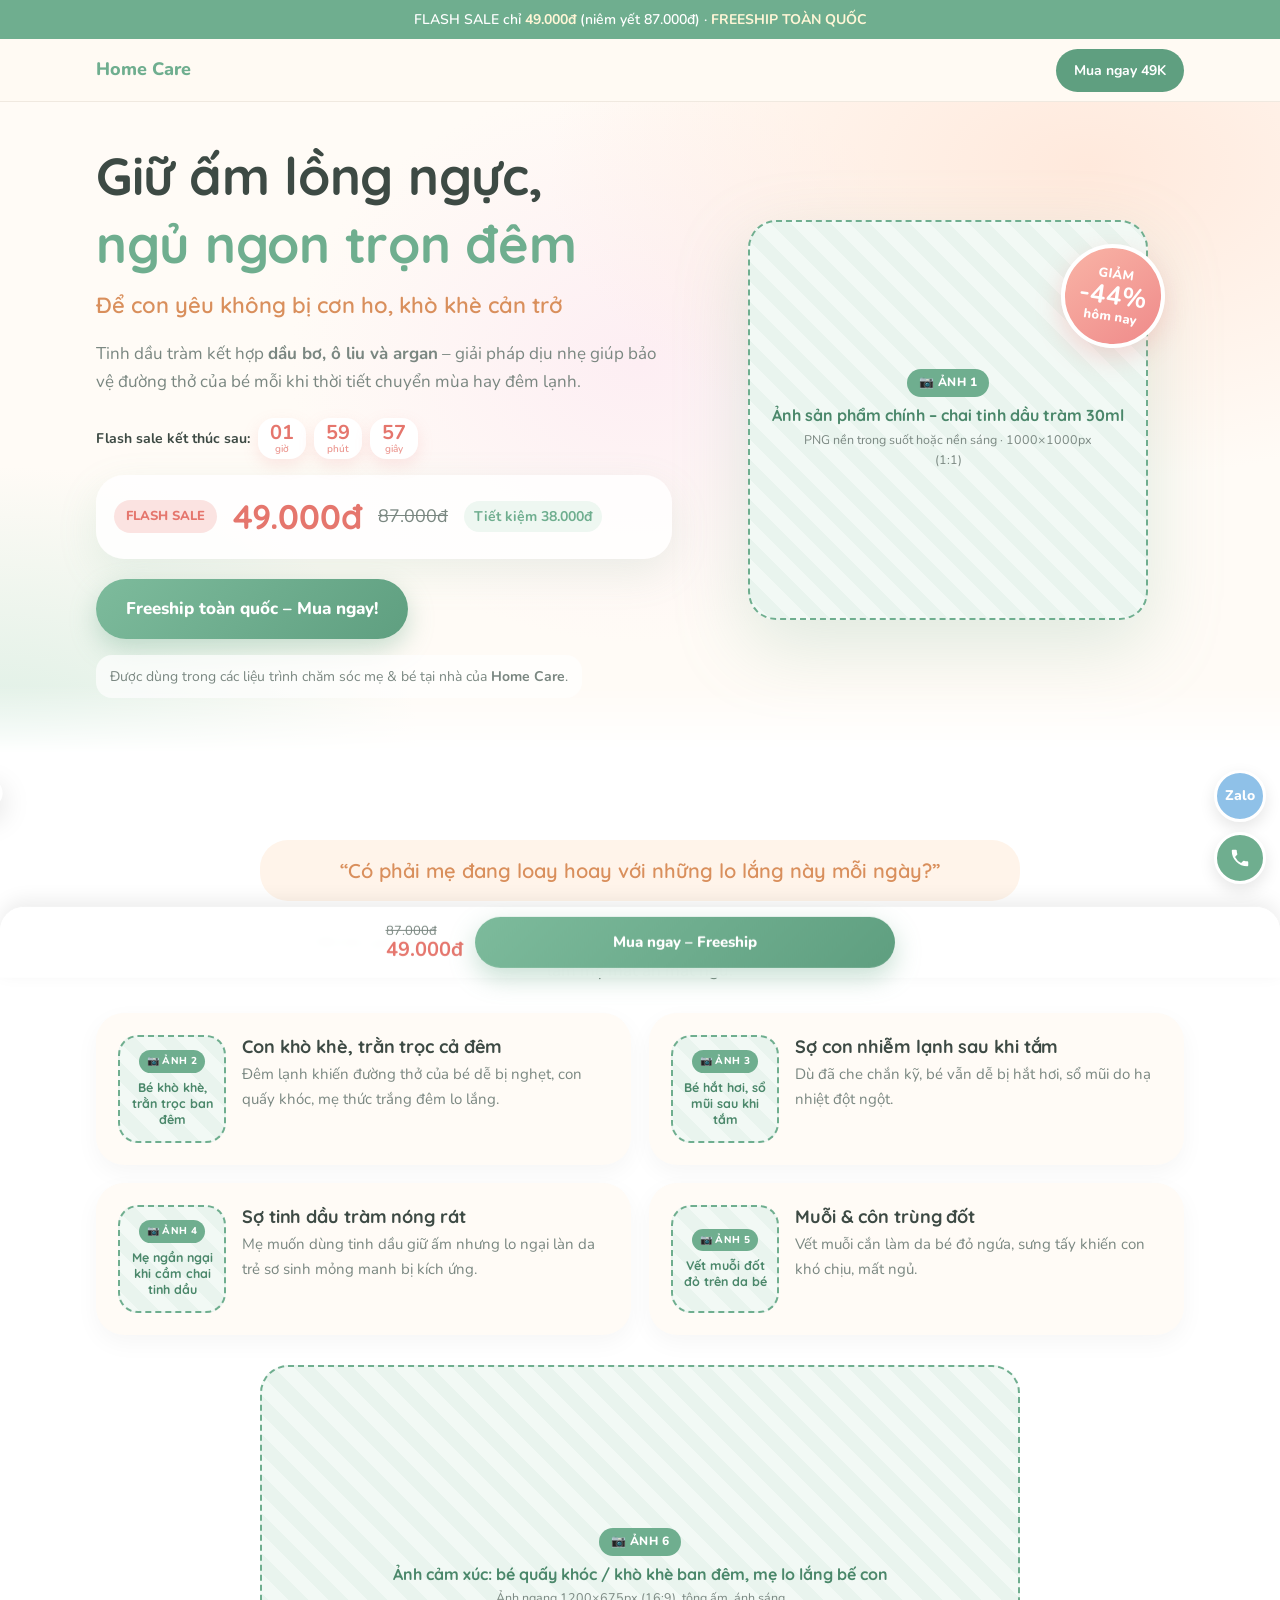
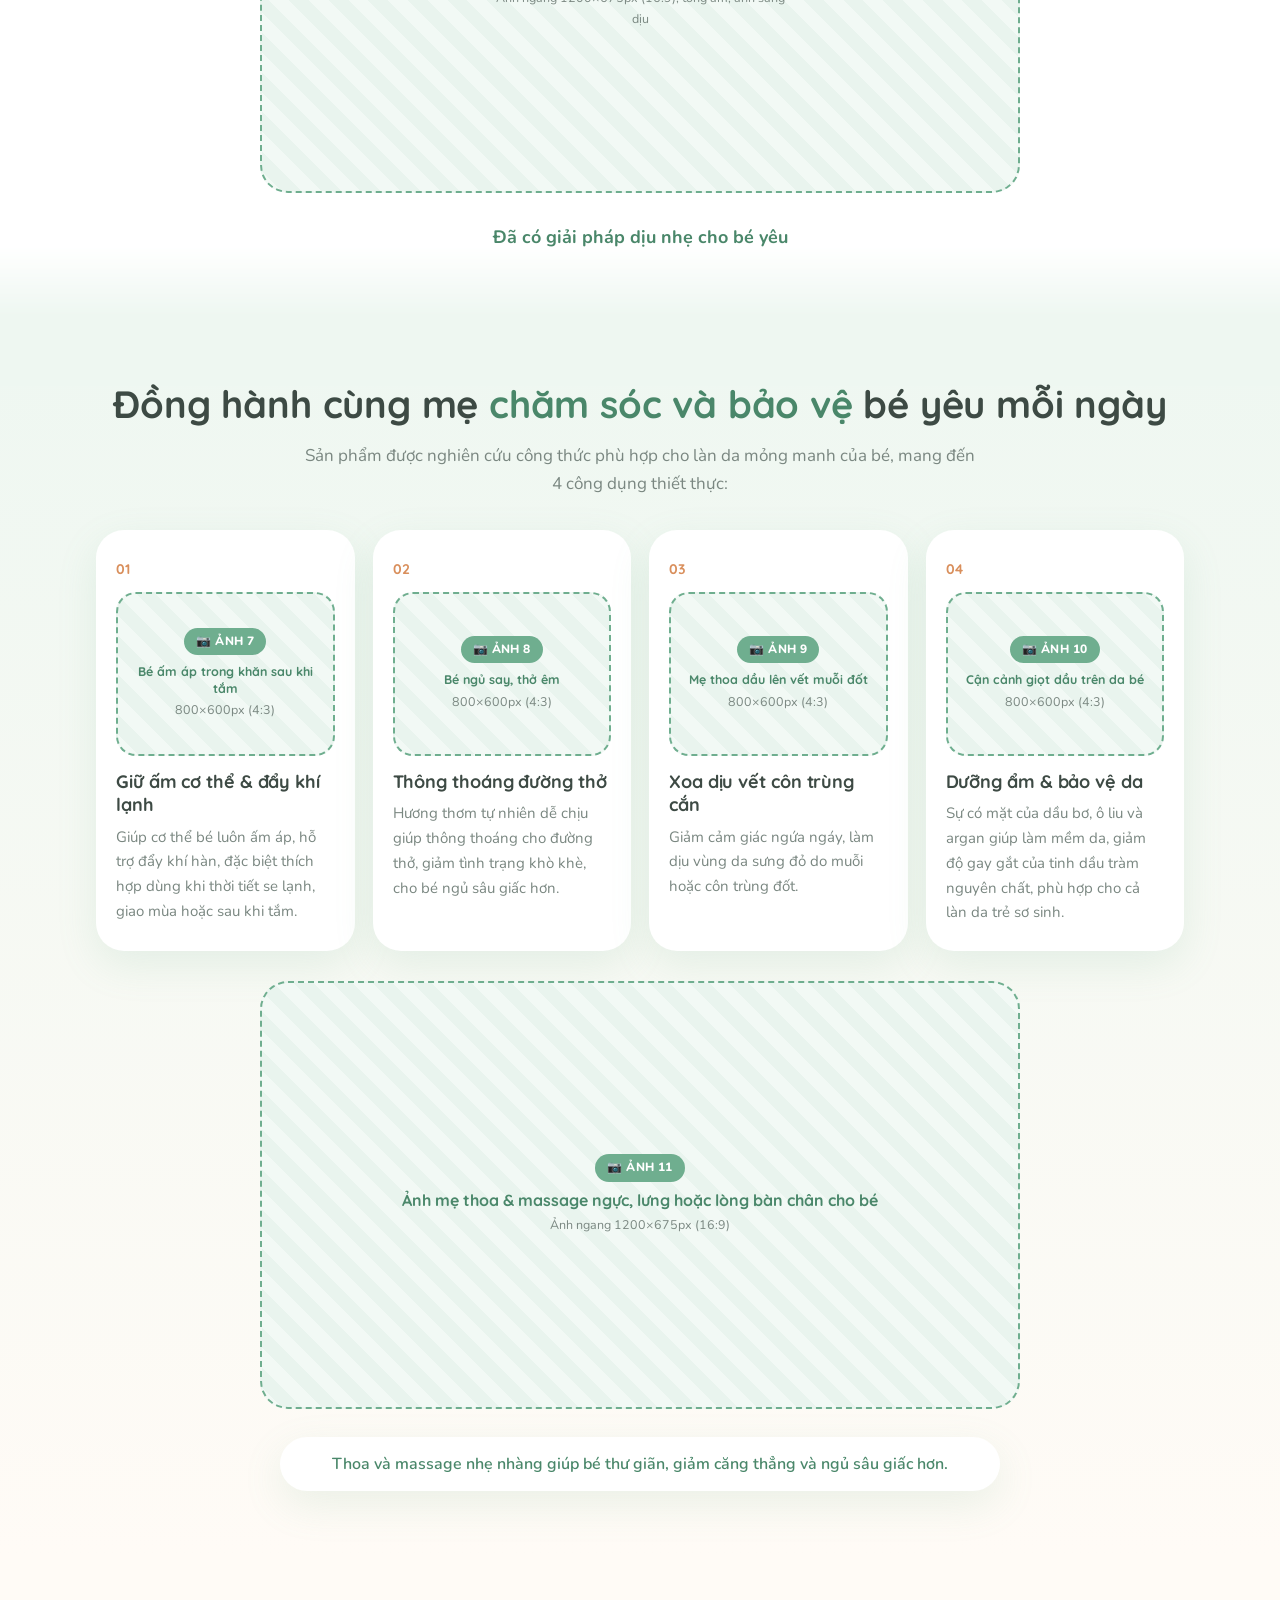
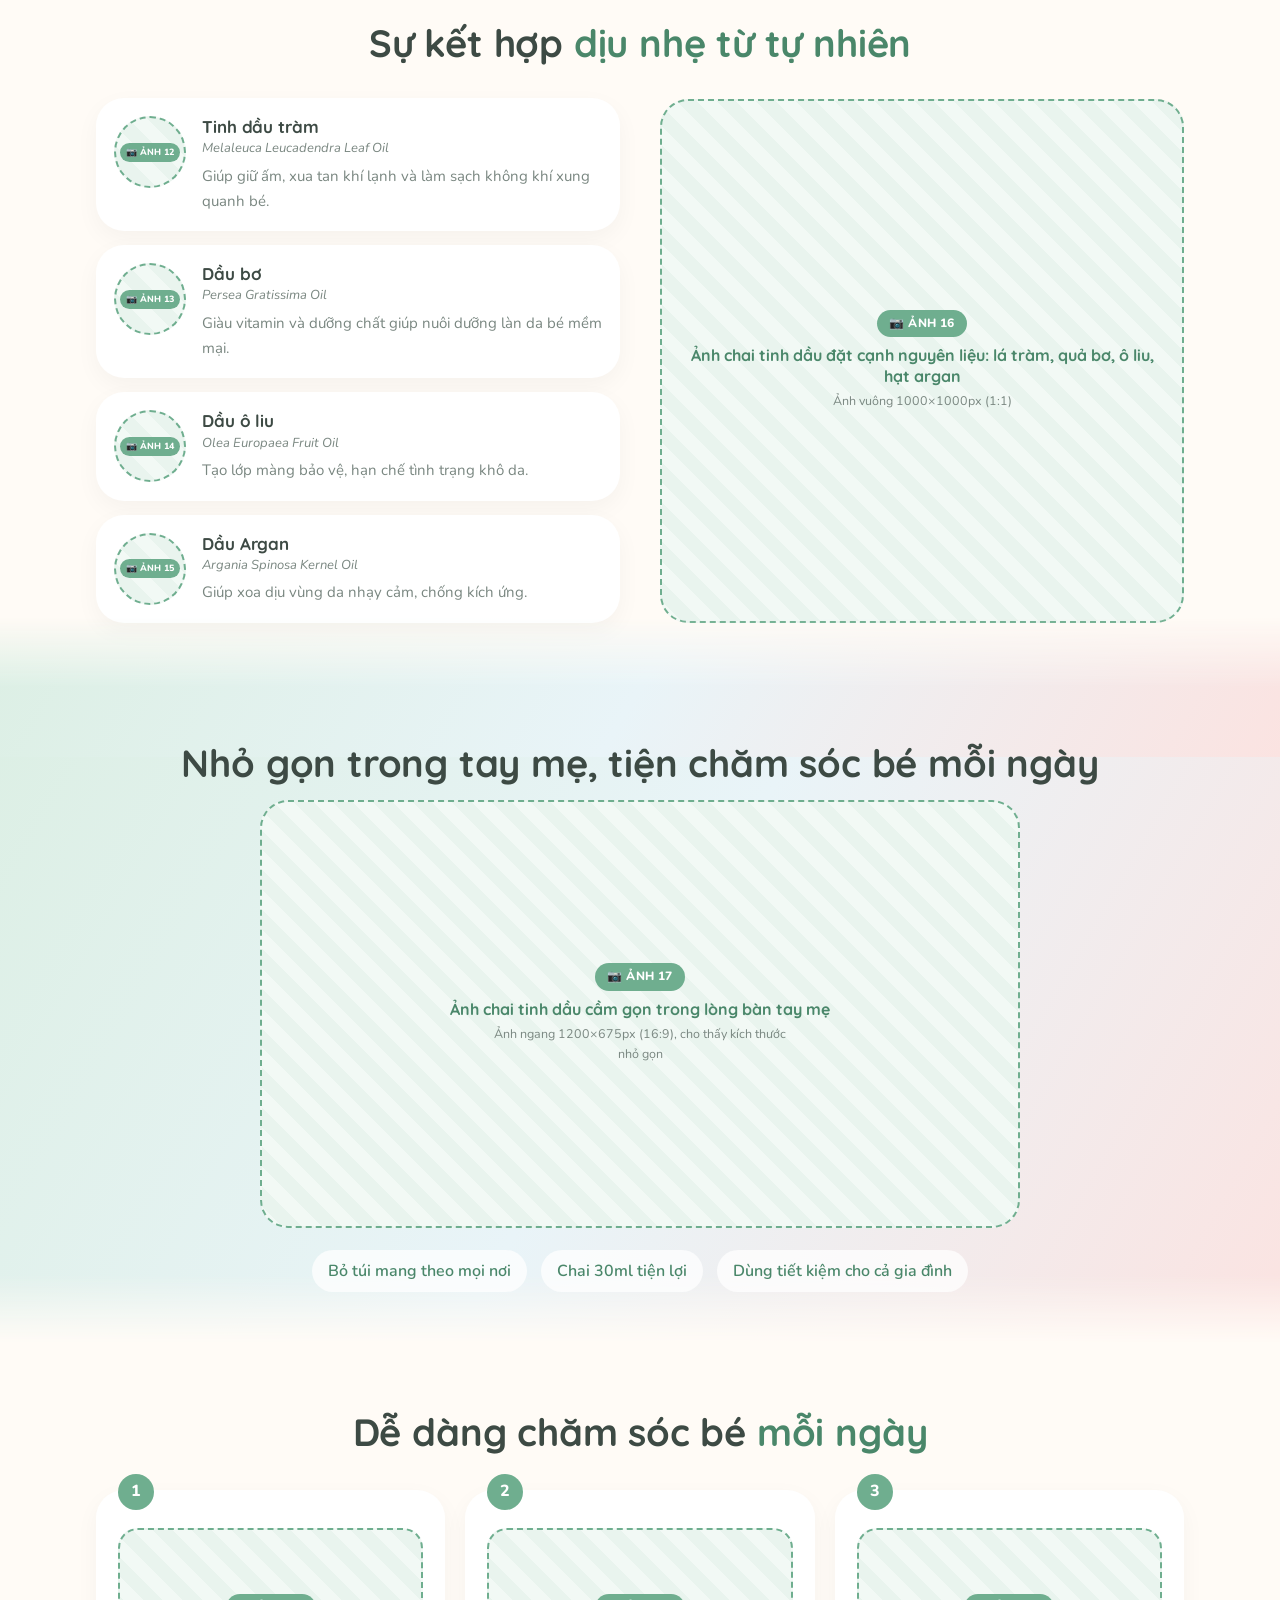
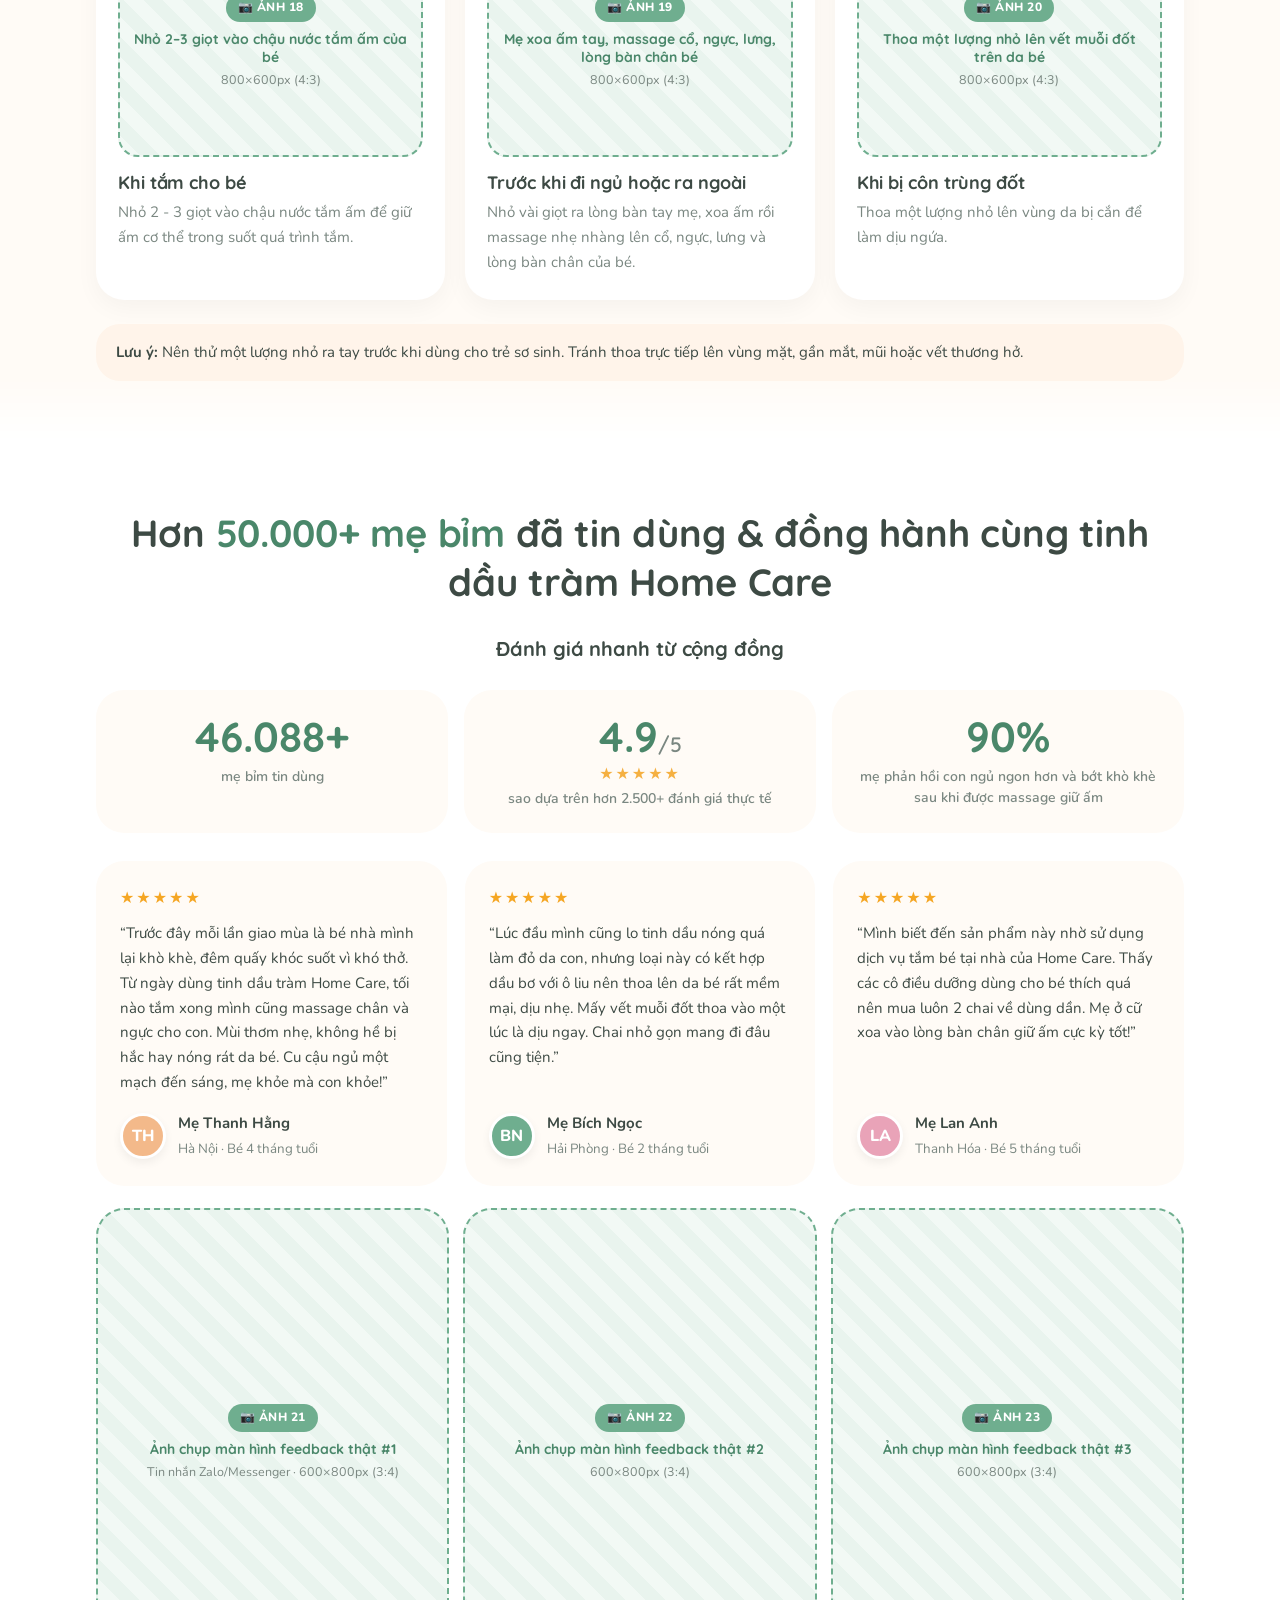
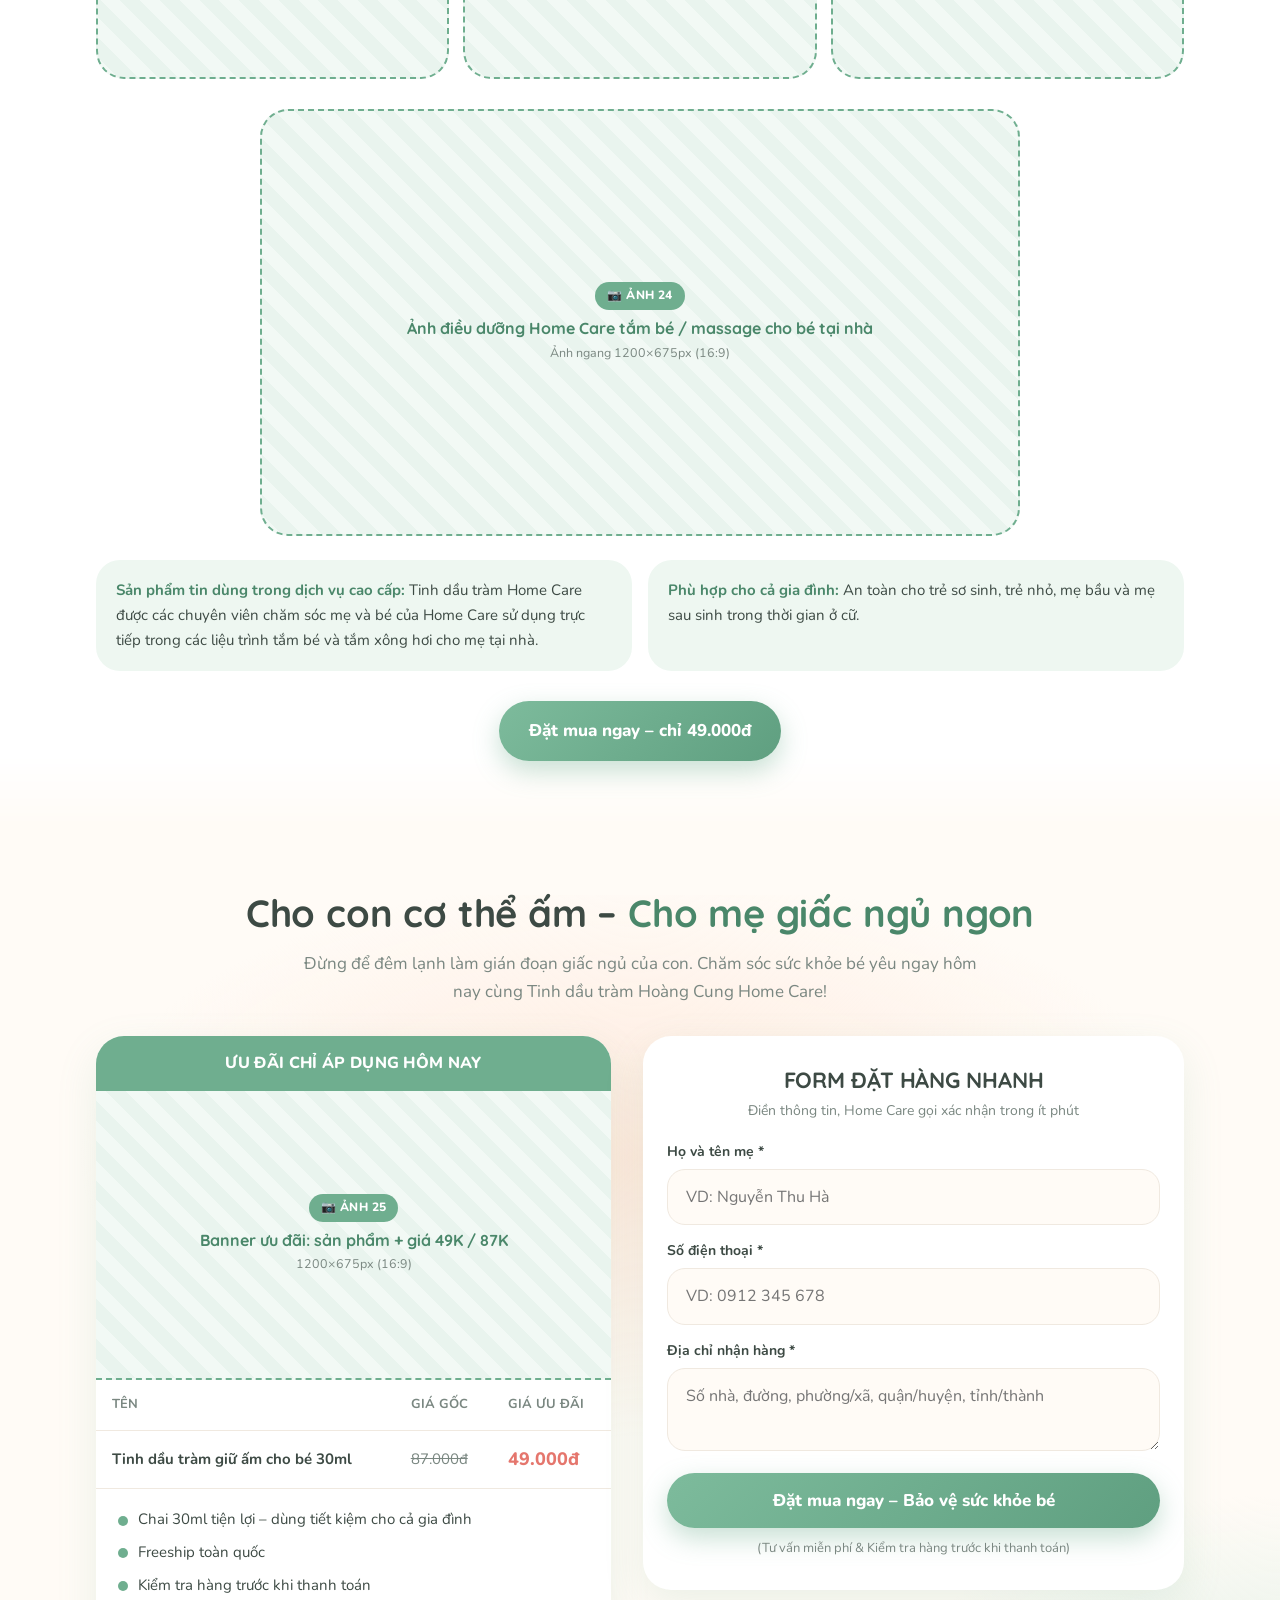
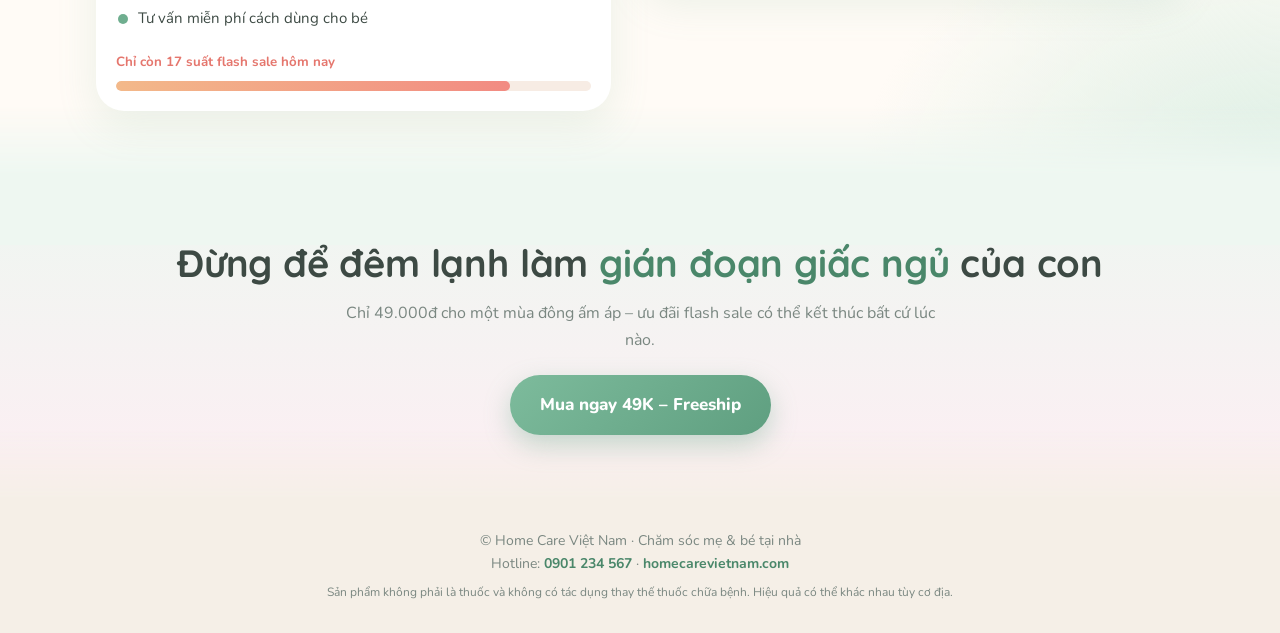
<file: tinh-dau-tram/index.html>
<!DOCTYPE html>
<html lang="vi">
<head>
<meta charset="UTF-8">
<meta name="viewport" content="width=device-width, initial-scale=1.0, maximum-scale=5.0">
<title>Tinh Dầu Tràm Giữ Ấm Cho Bé 30ml - Flash Sale 49K | Home Care</title>
<meta name="description" content="Tinh dầu tràm kết hợp dầu bơ, ô liu và argan – giữ ấm lồng ngực, thông thoáng đường thở, bé ngủ ngon trọn đêm. Flash sale 49.000đ, freeship toàn quốc.">
<meta property="og:title" content="Tinh Dầu Tràm Giữ Ấm Cho Bé - Flash Sale 49K">
<meta property="og:description" content="Giữ ấm lồng ngực, ngủ ngon trọn đêm. 50.000+ mẹ bỉm tin dùng. Freeship toàn quốc.">
<!-- 📷 ẢNH CHIA SẺ FACEBOOK/ZALO: thêm dòng <meta property="og:image" content="URL ảnh 1200×630px"> -->
<meta property="og:type" content="product">
<meta property="og:url" content="https://homecarevietnam.com/products/tinh-dau-tram-cho-be">
<link rel="icon" href="https://cdn.hstatic.net/themes/200001066686/1001439050/14/favicon.png" type="image/png">
<link rel="preconnect" href="https://fonts.googleapis.com">
<link rel="preconnect" href="https://fonts.gstatic.com" crossorigin>
<link href="https://fonts.googleapis.com/css2?family=Nunito:wght@400;500;600;700;800&family=Quicksand:wght@500;600;700&display=swap" rel="stylesheet">

<!-- Facebook Pixel (bỏ comment & thay YOUR_PIXEL_ID) -->
<!-- <script>!function(f,b,e,v,n,t,s){if(f.fbq)return;n=f.fbq=function(){n.callMethod?n.callMethod.apply(n,arguments):n.queue.push(arguments)};if(!f._fbq)f._fbq=n;n.push=n;n.loaded=!0;n.version='2.0';n.queue=[];t=b.createElement(e);t.async=!0;t.src=v;s=b.getElementsByTagName(e)[0];s.parentNode.insertBefore(t,s)}(window,document,'script','https://connect.facebook.net/en_US/fbevents.js');fbq('init','YOUR_PIXEL_ID');fbq('track','PageView');</script> -->
<!-- TikTok Pixel (bỏ comment & thay YOUR_TIKTOK_PIXEL_ID) -->

<style>
:root{
  --leaf:#6fae8f; --leaf-dark:#4a876a; --leaf-btn:#5f9f80; --leaf-light:#eef7f1; --mint:#dcefe4;
  --amber:#f3b98a; --amber-dark:#d98f5c; --amber-light:#fff4ea;
  --cream:#fffbf6; --red:#f28b82; --red-dark:#e5766d; --pink:#fbe3e1;
  --ink:#3d4a44; --muted:#7a8781; --line:#f0e9e0; --white:#fff;
  --radius:28px; --shadow:0 14px 40px rgba(111,174,143,.14);
  --font:'Nunito',system-ui,sans-serif; --head:'Quicksand','Nunito',sans-serif;
}
*,*::before,*::after{box-sizing:border-box;margin:0;padding:0}
html{scroll-behavior:smooth}
body{font-family:var(--font);color:var(--ink);background:var(--cream);line-height:1.65;-webkit-font-smoothing:antialiased;overflow-x:hidden}
img{max-width:100%;display:block}
a{color:inherit;text-decoration:none}
button{font-family:inherit;cursor:pointer;border:0}
.container{max-width:1120px;margin:0 auto;padding:0 16px}
section{padding:64px 0;position:relative}
/* Soft section blend: each coloured section feathers its own background up into the previous one (no hard edge) */
.wave::before{content:'';position:absolute;left:0;right:0;top:-70px;height:140px;background:var(--wave);pointer-events:none;z-index:1;
  -webkit-mask:linear-gradient(to bottom,transparent,#000 50%,#000);mask:linear-gradient(to bottom,transparent,#000 50%,#000)}
.wave>*{position:relative;z-index:2}
@media (max-width:600px){.wave::before{top:-44px;height:88px}}
.eyebrow{display:inline-block;font-size:14px;font-weight:700;letter-spacing:.02em;color:var(--amber-dark);background:var(--amber-light);padding:7px 18px;border-radius:99px;margin-bottom:14px}
h1,h2,h3{line-height:1.3;font-weight:700;font-family:var(--head);letter-spacing:-.005em}
h2{font-size:clamp(26px,4.4vw,38px);margin-bottom:12px}
h2 em{font-style:normal;color:var(--leaf-dark)}
.lead{color:var(--muted);font-size:17px;max-width:680px}
.center{text-align:center}.center .lead{margin:0 auto}
.reveal{opacity:0;transform:translateY(28px);transition:opacity .7s ease,transform .7s ease}
.reveal.in{opacity:1;transform:none}
@media (prefers-reduced-motion:reduce){.reveal{opacity:1;transform:none;transition:none}}

/* Buttons */
.btn{display:inline-flex;align-items:center;justify-content:center;gap:10px;font-weight:800;font-size:17px;padding:16px 30px;border-radius:99px;transition:transform .3s,box-shadow .3s;text-align:center;font-family:var(--font)}
.btn-buy{background:linear-gradient(135deg,#7dbb9c,var(--leaf-btn));color:#fff;box-shadow:0 10px 26px rgba(111,174,143,.38);animation:pulse 3s ease-in-out infinite}
.btn-buy:hover{transform:translateY(-2px)}
@keyframes pulse{0%,100%{transform:scale(1)}50%{transform:scale(1.025)}}

/* Topbar */
.topbar{background:var(--leaf);color:#fff;font-size:14px;font-weight:600;text-align:center;padding:8px 12px}
.topbar b{color:#fff6d6}
header.nav{position:sticky;top:0;z-index:50;background:rgba(255,250,243,.94);backdrop-filter:blur(8px);border-bottom:1px solid var(--line)}
header.nav .container{display:flex;align-items:center;justify-content:space-between;height:62px;gap:12px}
.logo img{height:38px;width:auto}
.logo-text{font-weight:800;color:var(--leaf);font-size:18px}
.nav-cta{background:var(--leaf-btn);color:#fff;font-weight:700;font-size:14px;padding:10px 18px;border-radius:99px;white-space:nowrap}

/* Hero */
.hero{padding:40px 0 56px;background:radial-gradient(900px 520px at 85% 10%,#ffe9dc 0,transparent 60%),radial-gradient(700px 480px at 0% 100%,var(--mint) 0,transparent 60%),radial-gradient(500px 400px at 50% 40%,#fdeef3 0,transparent 70%),var(--cream);overflow:hidden}
.hero-grid{display:grid;grid-template-columns:1.1fr .9fr;gap:40px;align-items:center}
.hero h1{font-size:clamp(32px,5.4vw,52px);font-weight:700}
.hero h1 span{color:var(--leaf)}
.hero .sub{font-family:var(--head);font-weight:600;font-size:clamp(18px,2.4vw,22px);color:var(--amber-dark);margin:10px 0 16px}
.hero p.desc{font-size:17px;color:var(--muted);margin-bottom:22px}
.price-card{display:flex;flex-wrap:wrap;align-items:center;gap:10px 16px;background:rgba(255,255,255,.85);border:0;box-shadow:var(--shadow);border-radius:var(--radius);padding:14px 18px;margin-bottom:20px}
.flash{background:var(--pink);color:var(--red-dark);font-weight:800;font-size:13px;padding:6px 12px;border-radius:99px}
.price-now{font-size:34px;font-weight:800;color:var(--red-dark);font-family:var(--head)}
.price-old{font-size:18px;color:var(--muted);text-decoration:line-through}
.save{font-size:14px;font-weight:700;color:var(--leaf);background:var(--leaf-light);padding:4px 10px;border-radius:99px}
.hero-note{margin-top:16px;font-size:14px;color:var(--muted);background:rgba(255,255,255,.7);border-radius:16px;padding:10px 14px;display:inline-block}
.hero-visual{position:relative;display:flex;justify-content:center;width:100%}
.hero-visual .glow{position:absolute;inset:8% 6%;border-radius:50%;background:radial-gradient(circle,#ffe2cc 0,rgba(255,226,204,0) 70%);filter:blur(10px);animation:breathe 5s ease-in-out infinite}
@keyframes breathe{50%{transform:scale(1.08)}}
.product-img{position:relative;width:100%;max-width:420px;filter:drop-shadow(0 26px 36px rgba(111,174,143,.22));animation:floaty 6s ease-in-out infinite}
@keyframes floaty{50%{transform:translateY(-12px)}}
.badge-circle{position:absolute;top:6%;right:4%;width:104px;height:104px;border-radius:50%;background:linear-gradient(135deg,#f9b4a6,#ef8a8a);color:#fff;border:4px solid #fff;display:flex;flex-direction:column;align-items:center;justify-content:center;font-weight:800;line-height:1.1;text-align:center;transform:rotate(8deg);box-shadow:0 10px 24px rgba(239,138,138,.3);font-size:13px}
.badge-circle b{font-size:26px}
.chip{position:absolute;background:rgba(255,255,255,.92);border-radius:99px;padding:8px 12px;font-size:13px;font-weight:700;box-shadow:var(--shadow);display:flex;gap:6px;align-items:center}
.chip.c1{left:0;top:30%}.chip.c2{left:6%;bottom:12%}.chip.c3{right:0;bottom:24%}

/* Countdown */
.countdown{display:flex;align-items:center;gap:8px;flex-wrap:wrap;font-weight:700;font-size:14px;color:var(--ink);margin-bottom:16px}
.cd-box{display:inline-flex;flex-direction:column;align-items:center;min-width:48px;background:#fff;color:var(--red-dark);border-radius:16px;box-shadow:0 6px 16px rgba(239,138,138,.18);padding:4px 6px;font-size:20px;line-height:1.1}
.cd-box small{font-size:10px;font-weight:600;opacity:.75}

/* Image placeholders (ghi chú vị trí ảnh) */
.ph{position:relative;width:100%;border:2px dashed var(--leaf);border-radius:var(--radius);background:repeating-linear-gradient(45deg,#f2f9f5 0 14px,#e9f4ee 14px 28px);display:flex;flex-direction:column;align-items:center;justify-content:center;gap:4px;text-align:center;padding:18px;color:var(--leaf-dark);overflow:hidden}
.ph .ph-n{background:var(--leaf);color:#fff;font-weight:800;font-size:12px;padding:4px 12px;border-radius:99px;letter-spacing:.04em}
.ph b{font-family:var(--head);font-size:16px;line-height:1.3;margin-top:4px}
.ph small{font-size:12.5px;color:var(--muted);max-width:300px}
.ph.filled{border:0;background:none;padding:0;display:block}
.ph.filled img{width:100%;height:100%;object-fit:cover;border-radius:inherit}
.ph.hide{display:none}
.img-row{max-width:760px;margin:30px auto 0}
.fb-grid{display:grid;grid-template-columns:repeat(3,1fr);gap:14px;margin-top:22px}
.step .ph{margin:8px 0 14px;border-radius:20px;padding:10px}
.step .ph b{font-size:14px}
.offer .ph{border-radius:0;border-width:0 0 2px}
.fb-grid .ph{padding:10px}.fb-grid .ph b{font-size:14px}
.hero-visual:has(.ph:not(.filled)) .chip{display:none}
@media (max-width:600px){.fb-grid{grid-template-columns:1fr 1fr}.fb-grid>div:last-child{grid-column:span 2;width:calc(50% - 7px);justify-self:center}.fb-grid .ph small{font-size:11px}}

/* Thumbnails in cards */
.ph.thumb{flex:0 0 108px;width:108px;padding:8px;border-radius:20px;gap:2px}
.ph.card-img{margin:10px 0 14px;border-radius:20px;padding:10px}
.ph.round{flex:0 0 72px;width:72px;border-radius:50%;padding:4px}
.ph.thumb b,.ph.card-img b{font-size:12.5px}
.ph.thumb small,.ph.round small,.ph.round b{display:none}
.ph .ph-n{white-space:nowrap}
.ph.thumb .ph-n{font-size:10px;padding:3px 8px}
.ph.round .ph-n{font-size:9px;padding:2px 6px;letter-spacing:0}
.ph.round.filled img{border-radius:50%}
.pain-card{align-items:flex-start}

/* Pain */
.pain{background:#fff;--wave:#fff}
.pain-qs{display:grid;gap:12px;margin:22px auto 28px;max-width:760px}
.pain-q{font-family:var(--head);font-weight:600;font-size:clamp(17px,2.4vw,20px);background:var(--amber-light);border-radius:28px;padding:14px 20px;color:var(--amber-dark)}
.pain-grid{display:grid;grid-template-columns:repeat(2,1fr);gap:18px;margin-top:28px}
.pain-card{display:flex;gap:16px;background:var(--cream);border:0;box-shadow:0 8px 24px rgba(0,0,0,.04);border-radius:var(--radius);padding:22px}
.pain-ico{flex:0 0 54px;height:54px;border-radius:50%;background:var(--pink);display:flex;align-items:center;justify-content:center;font-size:26px}
.pain-card h3{font-size:18px;margin-bottom:4px}
.pain-card p{color:var(--muted);font-size:15px}
.bridge{margin-top:30px;text-align:center;font-size:18px;font-weight:700;color:var(--leaf-dark)}
.bridge span{display:block;font-size:28px;margin-top:4px;animation:bob 1.6s infinite}
@keyframes bob{50%{transform:translateY(6px)}}

/* Benefits */
.benefits{background:linear-gradient(180deg,var(--leaf-light),var(--cream));--wave:var(--leaf-light)}
.ben-grid{display:grid;grid-template-columns:repeat(4,1fr);gap:18px;margin-top:32px}
.ben-card{background:#fff;border-radius:var(--radius);padding:26px 20px;box-shadow:var(--shadow);transition:transform .25s}
.ben-card:hover{transform:translateY(-6px)}
.ben-num{font-family:var(--head);font-weight:700;font-size:14px;color:var(--amber-dark)}
.ben-ico{width:62px;height:62px;border-radius:50%;display:flex;align-items:center;justify-content:center;font-size:30px;margin:8px 0 14px;background:var(--amber-light)}
.ben-card:nth-child(2) .ben-ico{background:#e8f3fb}.ben-card:nth-child(3) .ben-ico{background:var(--pink)}.ben-card:nth-child(4) .ben-ico{background:var(--leaf-light)}
.ben-card h3{font-size:18px;margin-bottom:8px}
.ben-card p{font-size:15px;color:var(--muted)}
.ben-foot{margin:28px auto 0;max-width:720px;text-align:center;background:#fff;border-radius:99px;padding:14px 24px;font-weight:600;color:var(--leaf-dark);box-shadow:var(--shadow)}

/* Ingredients */
.ingre-wrap{display:grid;grid-template-columns:1fr 1fr;gap:40px;align-items:center;margin-top:30px}
.ingre-list{display:grid;gap:14px}
.ingre{display:flex;gap:16px;align-items:flex-start;background:#fff;border:0;box-shadow:0 8px 24px rgba(0,0,0,.04);border-radius:var(--radius);padding:18px}
.drop{flex:0 0 46px;height:46px;border-radius:50% 50% 50% 0;transform:rotate(-45deg);display:flex;align-items:center;justify-content:center}
.drop span{transform:rotate(45deg);font-size:20px}
.ingre h3{font-size:17px}
.ingre .latin{font-size:13px;font-style:italic;color:var(--muted);margin-bottom:4px}
.ingre p{font-size:15px;color:var(--muted)}
.ingre-visual{position:relative;aspect-ratio:1;max-width:460px;margin:0 auto;width:100%}
.orbit{position:absolute;inset:0;border-radius:50%;border:2px dashed var(--mint)}
.orbit-center{position:absolute;inset:26%;border-radius:50%;background:radial-gradient(circle at 35% 30%,#fff,#ffe9dc);font-family:var(--head);display:flex;align-items:center;justify-content:center;text-align:center;font-weight:800;color:var(--leaf-dark);box-shadow:var(--shadow);font-size:15px;padding:10px}
.orbit-item{position:absolute;width:86px;height:86px;border-radius:50%;background:#fff;box-shadow:var(--shadow);display:flex;flex-direction:column;align-items:center;justify-content:center;font-size:12px;font-weight:700;text-align:center;line-height:1.2}
.orbit-item span{font-size:28px}
.oi1{top:-2%;left:calc(50% - 43px)}.oi2{right:-2%;top:calc(50% - 43px)}.oi3{bottom:-2%;left:calc(50% - 43px)}.oi4{left:-2%;top:calc(50% - 43px)}

/* Compact */
.compact{background:linear-gradient(120deg,var(--mint),#e9f4f8 50%,var(--pink));color:var(--ink);padding:52px 0;text-align:center;--wave:linear-gradient(120deg,var(--mint),#e9f4f8 50%,var(--pink))}
.compact .row{display:flex;justify-content:center;flex-wrap:wrap;gap:12px 14px;margin-top:16px;font-weight:600;color:var(--leaf-dark)}
.compact .row span{background:rgba(255,255,255,.75);padding:8px 16px;border-radius:99px}

/* Usage */
.steps{display:grid;grid-template-columns:repeat(3,1fr);gap:20px;margin-top:32px}
.step{background:#fff;border-radius:var(--radius);padding:30px 22px 26px;border:0;box-shadow:0 8px 24px rgba(0,0,0,.04);position:relative}
.step-n{position:absolute;top:-16px;left:22px;z-index:2;width:36px;height:36px;border-radius:50%;background:var(--leaf);color:#fff;font-weight:800;display:flex;align-items:center;justify-content:center}
.step .ico{font-size:34px;margin:8px 0}
.step h3{font-size:18px;margin-bottom:6px}
.step p{color:var(--muted);font-size:15px}
.warn{margin-top:24px;background:var(--amber-light);border:0;border-radius:24px;padding:16px 20px;font-size:15px}

/* Proof */
.proof{background:#fff;--wave:#fff}
.stats{display:grid;grid-template-columns:repeat(3,1fr);gap:16px;margin:28px 0}
.stat{background:var(--cream);border-radius:var(--radius);padding:24px 18px;text-align:center;display:flex;flex-direction:column;align-items:center;gap:6px}
.stat .num{font-family:var(--head);font-weight:700;font-size:clamp(30px,4vw,42px);line-height:1.1;color:var(--leaf-dark);white-space:nowrap}
.stat .num small{font-size:.5em;color:var(--muted);font-weight:600}
.stat .stars{font-size:16px;color:#f5b041;letter-spacing:2px;line-height:1}
.stat .lbl{font-size:14px;color:var(--muted);font-weight:600;line-height:1.5}
.stars{color:#f5a623;letter-spacing:2px}
.reviews{display:grid;grid-template-columns:repeat(3,1fr);gap:18px}
.review{background:var(--cream);border-radius:var(--radius);padding:24px;border:0;display:flex;flex-direction:column}
.review p{font-size:15px;flex:1;margin:10px 0 16px}
.who{display:flex;gap:12px;align-items:center}
.avatar{width:46px;height:46px;border-radius:50%;background:var(--amber);border:3px solid #fff;box-shadow:0 4px 10px rgba(0,0,0,.06);color:#fff;font-weight:800;display:flex;align-items:center;justify-content:center}
.who b{display:block;font-size:15px}.who small{color:var(--muted)}
.trust-box{display:grid;grid-template-columns:1fr 1fr;gap:16px;margin-top:24px}
.trust-box div{background:var(--leaf-light);border-radius:24px;padding:18px 20px;font-size:15px}
.trust-box b{color:var(--leaf-dark)}

/* Order */
.order{--wave:var(--cream);background:radial-gradient(800px 400px at 50% 35%,#ffe9dc,transparent 70%),radial-gradient(600px 400px at 100% 100%,var(--mint),transparent 70%),var(--cream)}
.order-grid{display:grid;grid-template-columns:1fr 1.05fr;gap:32px;align-items:start;margin-top:30px}
.offer{background:#fff;border-radius:var(--radius);box-shadow:var(--shadow);overflow:hidden}
.offer-head{background:var(--leaf);color:#fff;padding:14px 20px;font-weight:800;text-align:center;letter-spacing:.02em}
.offer table{width:100%;border-collapse:collapse;font-size:15px}
.offer th,.offer td{padding:14px 16px;text-align:left;border-bottom:1px solid var(--line)}
.offer th{font-size:13px;color:var(--muted);text-transform:uppercase}
.offer td.old{text-decoration:line-through;color:var(--muted)}
.offer td.new{color:var(--red-dark);font-weight:800;font-size:18px}
.offer ul{list-style:none;padding:18px 20px;display:grid;gap:8px;font-size:15px}
.offer li{position:relative;padding-left:22px}
.offer li::before{content:'';position:absolute;left:2px;top:.55em;width:10px;height:10px;border-radius:50%;background:var(--leaf)}
.stock{padding:0 20px 20px}
.stock-bar{height:10px;border-radius:99px;background:#f7ece4;overflow:hidden;margin-top:6px}
.stock-bar i{display:block;height:100%;width:83%;background:linear-gradient(90deg,var(--amber),var(--red));border-radius:99px;transition:width .6s}
.stock small{font-weight:700;color:var(--red-dark)}
form.card{background:#fff;border-radius:var(--radius);box-shadow:var(--shadow);padding:30px 24px}
form.card h3{font-size:22px;text-align:center;margin-bottom:4px}
form.card .hint{text-align:center;color:var(--muted);font-size:14px;margin-bottom:18px}
.field{margin-bottom:14px}
.field label{display:block;font-weight:700;font-size:14px;margin-bottom:6px}
.field input,.field textarea{width:100%;font:inherit;font-size:16px;padding:14px 18px;border:1.5px solid var(--line);border-radius:18px;background:var(--cream);transition:border-color .2s}
.field input:focus,.field textarea:focus{outline:none;border-color:var(--leaf);background:#fff;box-shadow:0 0 0 4px var(--leaf-light)}
.field.err input,.field.err textarea{border-color:var(--red)}
.field .msg{display:none;color:var(--red);font-size:13px;margin-top:4px}
.field.err .msg{display:block}
form.card .btn{width:100%}
.form-foot{text-align:center;font-size:13px;color:var(--muted);margin-top:10px}
.success{display:none;text-align:center;padding:20px 6px}
.success .big{width:72px;height:72px;margin:0 auto;border-radius:50%;background:var(--leaf);color:#fff;font-size:38px;font-weight:800;display:flex;align-items:center;justify-content:center}
.success h3{font-size:24px;color:var(--leaf);margin:6px 0}
.success.show{display:block}

/* Final CTA + footer */
.final{background:linear-gradient(180deg,var(--leaf-light),#fdeef3);text-align:center;--wave:var(--leaf-light)}
.final p{color:var(--muted);max-width:620px;margin:0 auto 22px}
footer{position:relative;--wave:#f5efe7;background:#f5efe7;color:var(--muted);font-size:14px;padding:30px 0;text-align:center}
footer a{color:var(--leaf-dark);font-weight:700}

/* Sticky + floats */
.sticky{position:fixed;left:0;right:0;bottom:0;z-index:60;background:rgba(255,255,255,.95);backdrop-filter:blur(8px);border-radius:24px 24px 0 0;box-shadow:0 -6px 20px rgba(0,0,0,.08);padding:10px 16px;display:flex;align-items:center;gap:12px;transform:translateY(110%);transition:transform .35s}
.sticky.show{transform:none}
.sticky .p{line-height:1.1}
.sticky .p b{color:var(--red-dark);font-size:20px}
.sticky .p s{color:var(--muted);font-size:13px;display:block}
.sticky .btn{flex:1;padding:13px 16px;font-size:15px;max-width:420px}
@media (min-width:961px){.sticky{justify-content:center}}
.float-call{position:fixed;right:14px;bottom:92px;z-index:55;display:grid;gap:10px;transition:bottom .35s}
body:has(.sticky:not(.show)) .float-call{bottom:16px}
.float-call a{width:52px;height:52px;border-radius:50%;display:flex;align-items:center;justify-content:center;color:#fff;font-weight:800;font-size:14px;box-shadow:0 6px 16px rgba(0,0,0,.1);border:3px solid #fff}
.float-call .call{background:var(--leaf)}.float-call .zl{background:#8fc1e8}
.toast{position:fixed;left:14px;bottom:92px;z-index:55;background:#fff;border-radius:22px;box-shadow:0 10px 30px rgba(0,0,0,.15);padding:10px 14px;display:flex;gap:10px;align-items:center;font-size:13px;max-width:290px;transform:translateX(-130%);transition:transform .45s}
.toast.show{transform:none}
.toast .t-ico{flex:0 0 10px;height:10px;border-radius:50%;background:var(--leaf);box-shadow:0 0 0 5px var(--leaf-light)}
.toast b{color:var(--leaf-dark)}

@media (max-width:960px){
  .hero-grid,.ingre-wrap,.order-grid{grid-template-columns:1fr}
  .hero-visual{order:-1;max-width:400px;margin:0 auto}
  .hero{padding-top:20px}
  .ben-grid{grid-template-columns:repeat(2,1fr)}
  .reviews,.steps{grid-template-columns:1fr}
}
@media (max-width:600px){
  section{padding:48px 0}
  .pain-grid,.ben-grid,.trust-box{grid-template-columns:1fr}
  .stats{grid-template-columns:1fr 1fr 1fr;gap:8px}.stat{padding:16px 6px}.stat .num{font-size:24px}.stat .lbl{font-size:12px}.stat .stars{font-size:12px;letter-spacing:1px}
  .badge-circle{width:84px;height:84px;font-size:11px}.badge-circle b{font-size:21px}
  .chip{font-size:11px;padding:6px 9px}
  .hero-visual{max-width:300px}.product-img{max-width:230px}
  .orbit-item{width:70px;height:70px;font-size:10px}.orbit-item span{font-size:22px}
  .oi1,.oi3{left:calc(50% - 35px)}.oi2,.oi4{top:calc(50% - 35px)}
  .nav-cta{padding:8px 14px;font-size:13px}
  .hero .btn{width:100%}
  .offer th,.offer td{padding:12px 10px;font-size:14px}
  .toast{max-width:calc(100% - 90px)}
}
</style>
</head>
<body>

<div class="topbar">FLASH SALE chỉ <b>49.000đ</b> (niêm yết 87.000đ) · <b>FREESHIP TOÀN QUỐC</b></div>

<header class="nav">
  <div class="container">
    <a href="#top" class="logo" id="logo"><span class="logo-text">Home Care</span></a>
    <a href="#dat-hang" class="nav-cta" data-cta>Mua ngay 49K</a>
  </div>
</header>

<!-- HERO -->
<section class="hero" id="top">
  <div class="container hero-grid">
    <div class="reveal">
      <h1>Giữ ấm lồng ngực,<br><span>ngủ ngon trọn đêm</span></h1>
      <p class="sub">Để con yêu không bị cơn ho, khò khè cản trở</p>
      <p class="desc">Tinh dầu tràm kết hợp <b>dầu bơ, ô liu và argan</b> – giải pháp dịu nhẹ giúp bảo vệ đường thở của bé mỗi khi thời tiết chuyển mùa hay đêm lạnh.</p>

      <div class="countdown">Flash sale kết thúc sau:
        <span class="cd-box"><span id="cd-h">02</span><small>giờ</small></span>
        <span class="cd-box"><span id="cd-m">00</span><small>phút</small></span>
        <span class="cd-box"><span id="cd-s">00</span><small>giây</small></span>
      </div>

      <div class="price-card">
        <span class="flash">FLASH SALE</span>
        <span class="price-now">49.000đ</span>
        <span class="price-old">87.000đ</span>
        <span class="save">Tiết kiệm 38.000đ</span>
      </div>

      <a href="#dat-hang" class="btn btn-buy" data-cta>Freeship toàn quốc – Mua ngay!</a>
      <p class="hero-note">Được dùng trong các liệu trình chăm sóc mẹ &amp; bé tại nhà của <b>Home Care</b>.</p>
    </div>

    <div class="hero-visual reveal">
      <div class="glow"></div>
      <!-- 📷 ẢNH 1: Ảnh sản phẩm chính – chai tinh dầu tràm 30ml — PNG nền trong suốt hoặc nền sáng · 1000×1000px (1:1). Dán URL vào CONFIG.images.hero -->
<div class="ph product-img" data-img="hero" style="aspect-ratio:1/1;max-width:400px;background-color:#fff"><span class="ph-n">📷 ẢNH 1</span><b>Ảnh sản phẩm chính – chai tinh dầu tràm 30ml</b><small>PNG nền trong suốt hoặc nền sáng · 1000×1000px (1:1)</small></div>
      <div class="badge-circle"><span>GIẢM</span><b>-44%</b><span>hôm nay</span></div>
      <div class="chip c1">Tràm + Bơ + Ô liu + Argan</div>
      <div class="chip c2">Dịu nhẹ cho da bé</div>
      <div class="chip c3">Chai 30ml</div>
    </div>
  </div>
</section>

<!-- PAIN -->
<section class="pain wave">
  <div class="container center">
    <div class="pain-qs">
      <div class="pain-q reveal">“Có phải mẹ đang loay hoay với những lo lắng này mỗi ngày?”</div>
    </div>
    <p class="lead reveal">Mỗi lần gió lạnh về hay điều kiện thời tiết thay đổi, sức đề kháng còn non nớt của con lại làm mẹ mất ăn mất ngủ:</p>

    <div class="pain-grid" style="text-align:left">
      <div class="pain-card reveal"><!-- 📷 ẢNH 2: Bé khò khè, trằn trọc ban đêm — 600×600px (1:1). Dán URL vào CONFIG.images.pain1 --><div class="ph thumb" data-img="pain1" data-spec="600×600px (1:1)" style="aspect-ratio:1/1"><span class="ph-n">📷 ẢNH 2</span><b>Bé khò khè, trằn trọc ban đêm</b><small>600×600px (1:1)</small></div><div><h3>Con khò khè, trằn trọc cả đêm</h3><p>Đêm lạnh khiến đường thở của bé dễ bị nghẹt, con quấy khóc, mẹ thức trắng đêm lo lắng.</p></div></div>
      <div class="pain-card reveal"><!-- 📷 ẢNH 3: Bé hắt hơi, sổ mũi sau khi tắm — 600×600px (1:1). Dán URL vào CONFIG.images.pain2 --><div class="ph thumb" data-img="pain2" data-spec="600×600px (1:1)" style="aspect-ratio:1/1"><span class="ph-n">📷 ẢNH 3</span><b>Bé hắt hơi, sổ mũi sau khi tắm</b><small>600×600px (1:1)</small></div><div><h3>Sợ con nhiễm lạnh sau khi tắm</h3><p>Dù đã che chắn kỹ, bé vẫn dễ bị hắt hơi, sổ mũi do hạ nhiệt đột ngột.</p></div></div>
      <div class="pain-card reveal"><!-- 📷 ẢNH 4: Mẹ ngần ngại khi cầm chai tinh dầu — 600×600px (1:1). Dán URL vào CONFIG.images.pain3 --><div class="ph thumb" data-img="pain3" data-spec="600×600px (1:1)" style="aspect-ratio:1/1"><span class="ph-n">📷 ẢNH 4</span><b>Mẹ ngần ngại khi cầm chai tinh dầu</b><small>600×600px (1:1)</small></div><div><h3>Sợ tinh dầu tràm nóng rát</h3><p>Mẹ muốn dùng tinh dầu giữ ấm nhưng lo ngại làn da trẻ sơ sinh mỏng manh bị kích ứng.</p></div></div>
      <div class="pain-card reveal"><!-- 📷 ẢNH 5: Vết muỗi đốt đỏ trên da bé — 600×600px (1:1). Dán URL vào CONFIG.images.pain4 --><div class="ph thumb" data-img="pain4" data-spec="600×600px (1:1)" style="aspect-ratio:1/1"><span class="ph-n">📷 ẢNH 5</span><b>Vết muỗi đốt đỏ trên da bé</b><small>600×600px (1:1)</small></div><div><h3>Muỗi &amp; côn trùng đốt</h3><p>Vết muỗi cắn làm da bé đỏ ngứa, sưng tấy khiến con khó chịu, mất ngủ.</p></div></div>
    </div>
    <div class="img-row reveal"><!-- 📷 ẢNH 6: Ảnh cảm xúc: bé quấy khóc / khò khè ban đêm, mẹ lo lắng bế con — Ảnh ngang 1200×675px (16:9), tông ấm, ánh sáng dịu. Dán URL vào CONFIG.images.pain -->
<div class="ph " data-img="pain" style="aspect-ratio:16/9;"><span class="ph-n">📷 ẢNH 6</span><b>Ảnh cảm xúc: bé quấy khóc / khò khè ban đêm, mẹ lo lắng bế con</b><small>Ảnh ngang 1200×675px (16:9), tông ấm, ánh sáng dịu</small></div></div>
    <p class="bridge reveal">Đã có giải pháp dịu nhẹ cho bé yêu</p>
  </div>
</section>

<!-- BENEFITS -->
<section class="benefits wave flip">
  <div class="container center">
    <h2 class="reveal">Đồng hành cùng mẹ <em>chăm sóc và bảo vệ</em> bé yêu mỗi ngày</h2>
    <p class="lead reveal">Sản phẩm được nghiên cứu công thức phù hợp cho làn da mỏng manh của bé, mang đến 4 công dụng thiết thực:</p>
    <div class="ben-grid" style="text-align:left">
      <div class="ben-card reveal"><span class="ben-num">01</span><!-- 📷 ẢNH 7: Bé ấm áp trong khăn sau khi tắm — 800×600px (4:3). Dán URL vào CONFIG.images.ben1 --><div class="ph card-img" data-img="ben1" data-spec="800×600px (4:3)" style="aspect-ratio:4/3"><span class="ph-n">📷 ẢNH 7</span><b>Bé ấm áp trong khăn sau khi tắm</b><small>800×600px (4:3)</small></div><h3>Giữ ấm cơ thể &amp; đẩy khí lạnh</h3><p>Giúp cơ thể bé luôn ấm áp, hỗ trợ đẩy khí hàn, đặc biệt thích hợp dùng khi thời tiết se lạnh, giao mùa hoặc sau khi tắm.</p></div>
      <div class="ben-card reveal"><span class="ben-num">02</span><!-- 📷 ẢNH 8: Bé ngủ say, thở êm — 800×600px (4:3). Dán URL vào CONFIG.images.ben2 --><div class="ph card-img" data-img="ben2" data-spec="800×600px (4:3)" style="aspect-ratio:4/3"><span class="ph-n">📷 ẢNH 8</span><b>Bé ngủ say, thở êm</b><small>800×600px (4:3)</small></div><h3>Thông thoáng đường thở</h3><p>Hương thơm tự nhiên dễ chịu giúp thông thoáng cho đường thở, giảm tình trạng khò khè, cho bé ngủ sâu giấc hơn.</p></div>
      <div class="ben-card reveal"><span class="ben-num">03</span><!-- 📷 ẢNH 9: Mẹ thoa dầu lên vết muỗi đốt — 800×600px (4:3). Dán URL vào CONFIG.images.ben3 --><div class="ph card-img" data-img="ben3" data-spec="800×600px (4:3)" style="aspect-ratio:4/3"><span class="ph-n">📷 ẢNH 9</span><b>Mẹ thoa dầu lên vết muỗi đốt</b><small>800×600px (4:3)</small></div><h3>Xoa dịu vết côn trùng cắn</h3><p>Giảm cảm giác ngứa ngáy, làm dịu vùng da sưng đỏ do muỗi hoặc côn trùng đốt.</p></div>
      <div class="ben-card reveal"><span class="ben-num">04</span><!-- 📷 ẢNH 10: Cận cảnh giọt dầu trên da bé — 800×600px (4:3). Dán URL vào CONFIG.images.ben4 --><div class="ph card-img" data-img="ben4" data-spec="800×600px (4:3)" style="aspect-ratio:4/3"><span class="ph-n">📷 ẢNH 10</span><b>Cận cảnh giọt dầu trên da bé</b><small>800×600px (4:3)</small></div><h3>Dưỡng ẩm &amp; bảo vệ da</h3><p>Sự có mặt của dầu bơ, ô liu và argan giúp làm mềm da, giảm độ gay gắt của tinh dầu tràm nguyên chất, phù hợp cho cả làn da trẻ sơ sinh.</p></div>
    </div>
    <div class="img-row reveal"><!-- 📷 ẢNH 11: Ảnh mẹ thoa & massage ngực, lưng hoặc lòng bàn chân cho bé — Ảnh ngang 1200×675px (16:9). Dán URL vào CONFIG.images.benefit -->
<div class="ph " data-img="benefit" style="aspect-ratio:16/9;"><span class="ph-n">📷 ẢNH 11</span><b>Ảnh mẹ thoa & massage ngực, lưng hoặc lòng bàn chân cho bé</b><small>Ảnh ngang 1200×675px (16:9)</small></div></div>
    <p class="ben-foot reveal">Thoa và massage nhẹ nhàng giúp bé thư giãn, giảm căng thẳng và ngủ sâu giấc hơn.</p>
  </div>
</section>

<!-- INGREDIENTS -->
<section>
  <div class="container">
    <div class="center">
      <h2 class="reveal">Sự kết hợp <em>dịu nhẹ từ tự nhiên</em></h2>
    </div>
    <div class="ingre-wrap">
      <div class="ingre-list">
        <div class="ingre reveal"><!-- 📷 ẢNH 12: Lá tràm — 400×400px (1:1). Dán URL vào CONFIG.images.ing1 --><div class="ph round" data-img="ing1" data-spec="400×400px (1:1)" style="aspect-ratio:1/1"><span class="ph-n">📷 ẢNH 12</span><b>Lá tràm</b><small>400×400px (1:1)</small></div><div><h3>Tinh dầu tràm</h3><div class="latin">Melaleuca Leucadendra Leaf Oil</div><p>Giúp giữ ấm, xua tan khí lạnh và làm sạch không khí xung quanh bé.</p></div></div>
        <div class="ingre reveal"><!-- 📷 ẢNH 13: Quả bơ — 400×400px (1:1). Dán URL vào CONFIG.images.ing2 --><div class="ph round" data-img="ing2" data-spec="400×400px (1:1)" style="aspect-ratio:1/1"><span class="ph-n">📷 ẢNH 13</span><b>Quả bơ</b><small>400×400px (1:1)</small></div><div><h3>Dầu bơ</h3><div class="latin">Persea Gratissima Oil</div><p>Giàu vitamin và dưỡng chất giúp nuôi dưỡng làn da bé mềm mại.</p></div></div>
        <div class="ingre reveal"><!-- 📷 ẢNH 14: Quả ô liu — 400×400px (1:1). Dán URL vào CONFIG.images.ing3 --><div class="ph round" data-img="ing3" data-spec="400×400px (1:1)" style="aspect-ratio:1/1"><span class="ph-n">📷 ẢNH 14</span><b>Quả ô liu</b><small>400×400px (1:1)</small></div><div><h3>Dầu ô liu</h3><div class="latin">Olea Europaea Fruit Oil</div><p>Tạo lớp màng bảo vệ, hạn chế tình trạng khô da.</p></div></div>
        <div class="ingre reveal"><!-- 📷 ẢNH 15: Hạt argan — 400×400px (1:1). Dán URL vào CONFIG.images.ing4 --><div class="ph round" data-img="ing4" data-spec="400×400px (1:1)" style="aspect-ratio:1/1"><span class="ph-n">📷 ẢNH 15</span><b>Hạt argan</b><small>400×400px (1:1)</small></div><div><h3>Dầu Argan</h3><div class="latin">Argania Spinosa Kernel Oil</div><p>Giúp xoa dịu vùng da nhạy cảm, chống kích ứng.</p></div></div>
      </div>
      <div class="reveal"><!-- 📷 ẢNH 16: Ảnh chai tinh dầu đặt cạnh nguyên liệu: lá tràm, quả bơ, ô liu, hạt argan — Ảnh vuông 1000×1000px (1:1). Dán URL vào CONFIG.images.ingredients -->
<div class="ph " data-img="ingredients" style="aspect-ratio:1/1;"><span class="ph-n">📷 ẢNH 16</span><b>Ảnh chai tinh dầu đặt cạnh nguyên liệu: lá tràm, quả bơ, ô liu, hạt argan</b><small>Ảnh vuông 1000×1000px (1:1)</small></div></div>
    </div>
  </div>
</section>

<!-- COMPACT -->
<section class="compact wave">
  <div class="container">
    <h2 class="reveal">Nhỏ gọn trong tay mẹ, tiện chăm sóc bé mỗi ngày</h2>
    <div class="img-row reveal" style="margin:0 auto 22px"><!-- 📷 ẢNH 17: Ảnh chai tinh dầu cầm gọn trong lòng bàn tay mẹ — Ảnh ngang 1200×675px (16:9), cho thấy kích thước nhỏ gọn. Dán URL vào CONFIG.images.handheld -->
<div class="ph " data-img="handheld" style="aspect-ratio:16/9;background-color:rgba(255,255,255,.6)"><span class="ph-n">📷 ẢNH 17</span><b>Ảnh chai tinh dầu cầm gọn trong lòng bàn tay mẹ</b><small>Ảnh ngang 1200×675px (16:9), cho thấy kích thước nhỏ gọn</small></div></div>
    <div class="row reveal"><span>Bỏ túi mang theo mọi nơi</span><span>Chai 30ml tiện lợi</span><span>Dùng tiết kiệm cho cả gia đình</span></div>
  </div>
</section>

<!-- USAGE -->
<section class="usage wave flip" style="--wave:var(--cream)">
  <div class="container">
    <div class="center">
      <h2 class="reveal">Dễ dàng chăm sóc bé <em>mỗi ngày</em></h2>
    </div>
    <div class="steps">
      <div class="step reveal"><span class="step-n">1</span><!-- 📷 ẢNH 18: Nhỏ 2–3 giọt vào chậu nước tắm ấm của bé — 800×600px (4:3). Dán URL vào CONFIG.images.step1 -->
<div class="ph " data-img="step1" style="aspect-ratio:4/3;"><span class="ph-n">📷 ẢNH 18</span><b>Nhỏ 2–3 giọt vào chậu nước tắm ấm của bé</b><small>800×600px (4:3)</small></div><h3>Khi tắm cho bé</h3><p>Nhỏ 2 - 3 giọt vào chậu nước tắm ấm để giữ ấm cơ thể trong suốt quá trình tắm.</p></div>
      <div class="step reveal"><span class="step-n">2</span><!-- 📷 ẢNH 19: Mẹ xoa ấm tay, massage cổ, ngực, lưng, lòng bàn chân bé — 800×600px (4:3). Dán URL vào CONFIG.images.step2 -->
<div class="ph " data-img="step2" style="aspect-ratio:4/3;"><span class="ph-n">📷 ẢNH 19</span><b>Mẹ xoa ấm tay, massage cổ, ngực, lưng, lòng bàn chân bé</b><small>800×600px (4:3)</small></div><h3>Trước khi đi ngủ hoặc ra ngoài</h3><p>Nhỏ vài giọt ra lòng bàn tay mẹ, xoa ấm rồi massage nhẹ nhàng lên cổ, ngực, lưng và lòng bàn chân của bé.</p></div>
      <div class="step reveal"><span class="step-n">3</span><!-- 📷 ẢNH 20: Thoa một lượng nhỏ lên vết muỗi đốt trên da bé — 800×600px (4:3). Dán URL vào CONFIG.images.step3 -->
<div class="ph " data-img="step3" style="aspect-ratio:4/3;"><span class="ph-n">📷 ẢNH 20</span><b>Thoa một lượng nhỏ lên vết muỗi đốt trên da bé</b><small>800×600px (4:3)</small></div><h3>Khi bị côn trùng đốt</h3><p>Thoa một lượng nhỏ lên vùng da bị cắn để làm dịu ngứa.</p></div>
    </div>
    <div class="warn reveal"><b>Lưu ý:</b> Nên thử một lượng nhỏ ra tay trước khi dùng cho trẻ sơ sinh. Tránh thoa trực tiếp lên vùng mặt, gần mắt, mũi hoặc vết thương hở.</div>
  </div>
</section>

<!-- PROOF -->
<section class="proof wave">
  <div class="container">
    <div class="center">
      <h2 class="reveal">Hơn <em>50.000+ mẹ bỉm</em> đã tin dùng &amp; đồng hành cùng tinh dầu tràm Home Care</h2>
    </div>
    <h3 class="center reveal" style="margin-top:28px;font-size:20px">Đánh giá nhanh từ cộng đồng</h3>
    <div class="stats">
      <div class="stat reveal"><div class="num"><span data-count="50000">0</span>+</div><div class="lbl">mẹ bỉm tin dùng</div></div>
      <div class="stat reveal"><div class="num">4.9<small>/5</small></div><div class="stars">★★★★★</div><div class="lbl">sao dựa trên hơn 2.500+ đánh giá thực tế</div></div>
      <div class="stat reveal"><div class="num"><span data-count="98">0</span>%</div><div class="lbl">mẹ phản hồi con ngủ ngon hơn và bớt khò khè sau khi được massage giữ ấm</div></div>
    </div>
    <div class="reviews">
      <div class="review reveal"><span class="stars">★★★★★</span><p>“Trước đây mỗi lần giao mùa là bé nhà mình lại khò khè, đêm quấy khóc suốt vì khó thở. Từ ngày dùng tinh dầu tràm Home Care, tối nào tắm xong mình cũng massage chân và ngực cho con. Mùi thơm nhẹ, không hề bị hắc hay nóng rát da bé. Cu cậu ngủ một mạch đến sáng, mẹ khỏe mà con khỏe!”</p><div class="who"><span class="avatar">TH</span><div><b>Mẹ Thanh Hằng</b><small>Hà Nội · Bé 4 tháng tuổi</small></div></div></div>
      <div class="review reveal"><span class="stars">★★★★★</span><p>“Lúc đầu mình cũng lo tinh dầu nóng quá làm đỏ da con, nhưng loại này có kết hợp dầu bơ với ô liu nên thoa lên da bé rất mềm mại, dịu nhẹ. Mấy vết muỗi đốt thoa vào một lúc là dịu ngay. Chai nhỏ gọn mang đi đâu cũng tiện.”</p><div class="who"><span class="avatar" style="background:var(--leaf)">BN</span><div><b>Mẹ Bích Ngọc</b><small>Hải Phòng · Bé 2 tháng tuổi</small></div></div></div>
      <div class="review reveal"><span class="stars">★★★★★</span><p>“Mình biết đến sản phẩm này nhờ sử dụng dịch vụ tắm bé tại nhà của Home Care. Thấy các cô điều dưỡng dùng cho bé thích quá nên mua luôn 2 chai về dùng dần. Mẹ ở cữ xoa vào lòng bàn chân giữ ấm cực kỳ tốt!”</p><div class="who"><span class="avatar" style="background:#e9a3b8">LA</span><div><b>Mẹ Lan Anh</b><small>Thanh Hóa · Bé 5 tháng tuổi</small></div></div></div>
    </div>
    <div class="fb-grid">
      <div class="reveal"><!-- 📷 ẢNH 21: Ảnh chụp màn hình feedback thật #1 — Tin nhắn Zalo/Messenger · 600×800px (3:4). Dán URL vào CONFIG.images.feedback1 -->
<div class="ph " data-img="feedback1" style="aspect-ratio:3/4;"><span class="ph-n">📷 ẢNH 21</span><b>Ảnh chụp màn hình feedback thật #1</b><small>Tin nhắn Zalo/Messenger · 600×800px (3:4)</small></div></div>
      <div class="reveal"><!-- 📷 ẢNH 22: Ảnh chụp màn hình feedback thật #2 — 600×800px (3:4). Dán URL vào CONFIG.images.feedback2 -->
<div class="ph " data-img="feedback2" style="aspect-ratio:3/4;"><span class="ph-n">📷 ẢNH 22</span><b>Ảnh chụp màn hình feedback thật #2</b><small>600×800px (3:4)</small></div></div>
      <div class="reveal"><!-- 📷 ẢNH 23: Ảnh chụp màn hình feedback thật #3 — 600×800px (3:4). Dán URL vào CONFIG.images.feedback3 -->
<div class="ph " data-img="feedback3" style="aspect-ratio:3/4;"><span class="ph-n">📷 ẢNH 23</span><b>Ảnh chụp màn hình feedback thật #3</b><small>600×800px (3:4)</small></div></div>
    </div>
    <div class="img-row reveal"><!-- 📷 ẢNH 24: Ảnh điều dưỡng Home Care tắm bé / massage cho bé tại nhà — Ảnh ngang 1200×675px (16:9). Dán URL vào CONFIG.images.service -->
<div class="ph " data-img="service" style="aspect-ratio:16/9;"><span class="ph-n">📷 ẢNH 24</span><b>Ảnh điều dưỡng Home Care tắm bé / massage cho bé tại nhà</b><small>Ảnh ngang 1200×675px (16:9)</small></div></div>
    <div class="trust-box">
      <div class="reveal"><b>Sản phẩm tin dùng trong dịch vụ cao cấp:</b> Tinh dầu tràm Home Care được các chuyên viên chăm sóc mẹ và bé của Home Care sử dụng trực tiếp trong các liệu trình tắm bé và tắm xông hơi cho mẹ tại nhà.</div>
      <div class="reveal"><b>Phù hợp cho cả gia đình:</b> An toàn cho trẻ sơ sinh, trẻ nhỏ, mẹ bầu và mẹ sau sinh trong thời gian ở cữ.</div>
    </div>
    <div class="center" style="margin-top:30px"><a href="#dat-hang" class="btn btn-buy" data-cta>Đặt mua ngay – chỉ 49.000đ</a></div>
  </div>
</section>

<!-- ORDER -->
<section class="order wave" id="dat-hang">
  <div class="container">
    <div class="center">
      <h2 class="reveal">Cho con cơ thể ấm – <em>Cho mẹ giấc ngủ ngon</em></h2>
      <p class="lead reveal">Đừng để đêm lạnh làm gián đoạn giấc ngủ của con. Chăm sóc sức khỏe bé yêu ngay hôm nay cùng Tinh dầu tràm Hoàng Cung Home Care!</p>
    </div>
    <div class="order-grid">
      <div class="offer reveal">
        <div class="offer-head">ƯU ĐÃI CHỈ ÁP DỤNG HÔM NAY</div>
        <!-- 📷 ẢNH 25: Banner ưu đãi: sản phẩm + giá 49K / 87K — 1200×675px (16:9). Dán URL vào CONFIG.images.offer -->
<div class="ph " data-img="offer" style="aspect-ratio:16/9;"><span class="ph-n">📷 ẢNH 25</span><b>Banner ưu đãi: sản phẩm + giá 49K / 87K</b><small>1200×675px (16:9)</small></div>
        <table>
          <thead><tr><th>Tên</th><th>Giá gốc</th><th>Giá ưu đãi</th></tr></thead>
          <tbody><tr><td><b>Tinh dầu tràm giữ ấm cho bé 30ml</b></td><td class="old">87.000đ</td><td class="new">49.000đ</td></tr></tbody>
        </table>
        <ul>
          <li>Chai 30ml tiện lợi – dùng tiết kiệm cho cả gia đình</li>
          <li>Freeship toàn quốc</li>
          <li>Kiểm tra hàng trước khi thanh toán</li>
          <li>Tư vấn miễn phí cách dùng cho bé</li>
        </ul>
        <div class="stock"><small>Chỉ còn <span id="stockLeft">17</span> suất flash sale hôm nay</small><div class="stock-bar"><i id="stockBar"></i></div></div>
      </div>

      <form class="card reveal" id="orderForm" novalidate>
        <div id="formBody">
          <h3>FORM ĐẶT HÀNG NHANH</h3>
          <p class="hint">Điền thông tin, Home Care gọi xác nhận trong ít phút</p>
          <div class="field"><label for="fName">Họ và tên mẹ *</label><input id="fName" name="name" autocomplete="name" placeholder="VD: Nguyễn Thu Hà"><div class="msg">Vui lòng nhập họ tên</div></div>
          <div class="field"><label for="fPhone">Số điện thoại *</label><input id="fPhone" name="phone" type="tel" inputmode="numeric" autocomplete="tel" placeholder="VD: 0912 345 678"><div class="msg">Số điện thoại chưa đúng (10 số)</div></div>
          <div class="field"><label for="fAddr">Địa chỉ nhận hàng *</label><textarea id="fAddr" name="address" rows="2" autocomplete="street-address" placeholder="Số nhà, đường, phường/xã, quận/huyện, tỉnh/thành"></textarea><div class="msg">Vui lòng nhập địa chỉ nhận hàng</div></div>
          <button type="submit" class="btn btn-buy" id="submitBtn">Đặt mua ngay – Bảo vệ sức khỏe bé</button>
          <p class="form-foot">(Tư vấn miễn phí &amp; Kiểm tra hàng trước khi thanh toán)</p>
        </div>
        <div class="success" id="formSuccess">
          <div class="big">✓</div>
          <h3>Đặt hàng thành công!</h3>
          <p>Cảm ơn mẹ <b id="sName"></b>. Home Care sẽ gọi số <b id="sPhone"></b> để xác nhận đơn trong ít phút nữa.</p>
        </div>
      </form>
    </div>
  </div>
</section>

<!-- FINAL -->
<section class="final wave flip">
  <div class="container">
    <h2 class="reveal">Đừng để đêm lạnh làm <em>gián đoạn giấc ngủ</em> của con</h2>
    <p class="reveal">Chỉ 49.000đ cho một mùa đông ấm áp – ưu đãi flash sale có thể kết thúc bất cứ lúc nào.</p>
    <a href="#dat-hang" class="btn btn-buy reveal" data-cta>Mua ngay 49K – Freeship</a>
  </div>
</section>

<footer class="wave">
  <div class="container">
    <p>© Home Care Việt Nam · Chăm sóc mẹ &amp; bé tại nhà</p>
    <p>Hotline: <a id="footPhone" href="#">—</a> · <a href="https://homecarevietnam.com/products/tinh-dau-tram-cho-be" target="_blank" rel="noopener">homecarevietnam.com</a></p>
    <p style="margin-top:8px;font-size:12px">Sản phẩm không phải là thuốc và không có tác dụng thay thế thuốc chữa bệnh. Hiệu quả có thể khác nhau tùy cơ địa.</p>
  </div>
</footer>

<div class="float-call"><a class="zl" id="zaloBtn" href="#" target="_blank" rel="noopener" title="Chat Zalo">Zalo</a><a class="call" id="callBtn" href="#" title="Gọi ngay"><svg width="22" height="22" viewBox="0 0 24 24" fill="#fff" aria-hidden="true"><path d="M6.6 10.8a15.1 15.1 0 0 0 6.6 6.6l2.2-2.2a1 1 0 0 1 1-.25 11.4 11.4 0 0 0 3.6.57 1 1 0 0 1 1 1V20a1 1 0 0 1-1 1A17 17 0 0 1 3 4a1 1 0 0 1 1-1h3.5a1 1 0 0 1 1 1c0 1.25.2 2.45.57 3.57a1 1 0 0 1-.25 1z"/></svg></a></div>
<div class="toast" id="toast"><span class="t-ico"></span><div id="toastText"></div></div>
<div class="sticky" id="sticky"><div class="p"><s>87.000đ</s><b>49.000đ</b></div><a href="#dat-hang" class="btn btn-buy" data-cta>Mua ngay – Freeship</a></div>

<script>
/* ================= CẤU HÌNH – CHỈNH TẠI ĐÂY ================= */
const CONFIG = {
  hotline: '0901234567',          // số hotline (thay số thật)
  zalo: '0901234567',             // số Zalo
  logo: 'https://cdn.hstatic.net/themes/200001066686/1001439050/14/logo.png',
  // 📷 ẢNH: dán URL ảnh vào từng ô (số thứ tự khớp với nhãn "ẢNH n" trên trang)
  images: {
    hero:         '',  // ẢNH 1 – Ảnh sản phẩm chính – chai tinh dầu tràm 30ml · PNG nền trong suốt hoặc nền sáng · 1000×1000px (1:1)
    pain1:        '',  // ẢNH 2 – Bé khò khè, trằn trọc ban đêm · 600×600px (1:1)
    pain2:        '',  // ẢNH 3 – Bé hắt hơi, sổ mũi sau khi tắm · 600×600px (1:1)
    pain3:        '',  // ẢNH 4 – Mẹ ngần ngại khi cầm chai tinh dầu · 600×600px (1:1)
    pain4:        '',  // ẢNH 5 – Vết muỗi đốt đỏ trên da bé · 600×600px (1:1)
    pain:         '',  // ẢNH 6 – Ảnh cảm xúc: bé quấy khóc / khò khè ban đêm, mẹ lo lắng bế con · Ảnh ngang 1200×675px (16:9), tông ấm, ánh sáng dịu
    ben1:         '',  // ẢNH 7 – Bé ấm áp trong khăn sau khi tắm · 800×600px (4:3)
    ben2:         '',  // ẢNH 8 – Bé ngủ say, thở êm · 800×600px (4:3)
    ben3:         '',  // ẢNH 9 – Mẹ thoa dầu lên vết muỗi đốt · 800×600px (4:3)
    ben4:         '',  // ẢNH 10 – Cận cảnh giọt dầu trên da bé · 800×600px (4:3)
    benefit:      '',  // ẢNH 11 – Ảnh mẹ thoa & massage ngực, lưng hoặc lòng bàn chân cho bé · Ảnh ngang 1200×675px (16:9)
    ing1:         '',  // ẢNH 12 – Lá tràm · 400×400px (1:1)
    ing2:         '',  // ẢNH 13 – Quả bơ · 400×400px (1:1)
    ing3:         '',  // ẢNH 14 – Quả ô liu · 400×400px (1:1)
    ing4:         '',  // ẢNH 15 – Hạt argan · 400×400px (1:1)
    ingredients:  '',  // ẢNH 16 – Ảnh chai tinh dầu đặt cạnh nguyên liệu: lá tràm, quả bơ, ô liu, hạt argan · Ảnh vuông 1000×1000px (1:1)
    handheld:     '',  // ẢNH 17 – Ảnh chai tinh dầu cầm gọn trong lòng bàn tay mẹ · Ảnh ngang 1200×675px (16:9), cho thấy kích thước nhỏ gọn
    step1:        '',  // ẢNH 18 – Nhỏ 2–3 giọt vào chậu nước tắm ấm của bé · 800×600px (4:3)
    step2:        '',  // ẢNH 19 – Mẹ xoa ấm tay, massage cổ, ngực, lưng, lòng bàn chân bé · 800×600px (4:3)
    step3:        '',  // ẢNH 20 – Thoa một lượng nhỏ lên vết muỗi đốt trên da bé · 800×600px (4:3)
    feedback1:    '',  // ẢNH 21 – Ảnh chụp màn hình feedback thật #1 · Tin nhắn Zalo/Messenger · 600×800px (3:4)
    feedback2:    '',  // ẢNH 22 – Ảnh chụp màn hình feedback thật #2 · 600×800px (3:4)
    feedback3:    '',  // ẢNH 23 – Ảnh chụp màn hình feedback thật #3 · 600×800px (3:4)
    service:      '',  // ẢNH 24 – Ảnh điều dưỡng Home Care tắm bé / massage cho bé tại nhà · Ảnh ngang 1200×675px (16:9)
    offer:        ''    // ẢNH 25 – Banner ưu đãi: sản phẩm + giá 49K / 87K · 1200×675px (16:9)
  },
  showImageNotes: true,           // true = hiện khung ghi chú ở ô chưa có ảnh; đổi thành false trước khi chạy ads để ẩn ô trống
  orderEndpoint: '',              // URL Google Apps Script / webhook nhận đơn (POST JSON). Để trống = chỉ hiện thông báo
  unitPrice: 49000,
  countdownHours: 2
};
/* ============================================================ */

const $ = s => document.querySelector(s);

// Logo, hotline, zalo
(() => {
  const img = new Image();
  img.alt = 'Home Care';
  img.onload = () => { $('#logo').innerHTML = ''; $('#logo').appendChild(img); };
  img.src = CONFIG.logo;
  $('#callBtn').href = 'tel:' + CONFIG.hotline;
  $('#zaloBtn').href = 'https://zalo.me/' + CONFIG.zalo;
  $('#footPhone').href = 'tel:' + CONFIG.hotline;
  $('#footPhone').textContent = CONFIG.hotline.replace(/(\d{4})(\d{3})(\d+)/, '$1 $2 $3');
})();

// Image slots: fill from CONFIG.images, otherwise keep (or hide) the placeholder note
document.querySelectorAll('[data-img]').forEach(slot => {
  const url = CONFIG.images[slot.dataset.img];
  if (!url) { if (!CONFIG.showImageNotes) slot.classList.add('hide'); return; }
  const img = new Image();
  img.alt = slot.querySelector('b').textContent;
  img.loading = 'lazy';
  img.onload = () => { slot.innerHTML = ''; slot.appendChild(img); slot.classList.add('filled'); };
  img.src = url;
});

// Scroll reveal
const io = new IntersectionObserver(entries => entries.forEach(e => {
  if (e.isIntersecting) { e.target.classList.add('in'); io.unobserve(e.target); }
}), { threshold: .12 });
document.querySelectorAll('.reveal').forEach((el, i) => { el.style.transitionDelay = (i % 4) * 80 + 'ms'; io.observe(el); });

// Count-up stats
const countIO = new IntersectionObserver(entries => entries.forEach(e => {
  if (!e.isIntersecting) return;
  const el = e.target, target = +el.dataset.count, start = performance.now();
  const tick = t => {
    const p = Math.min((t - start) / 1400, 1);
    el.textContent = Math.round(target * (1 - Math.pow(1 - p, 3))).toLocaleString('vi-VN');
    if (p < 1) requestAnimationFrame(tick);
  };
  requestAnimationFrame(tick);
  countIO.unobserve(el);
}), { threshold: .5 });
document.querySelectorAll('[data-count]').forEach(el => countIO.observe(el));

// Countdown (persisted per visitor, restarts when it ends)
(() => {
  const key = 'tram_cd_end', span = CONFIG.countdownHours * 3600e3;
  let end;
  try { end = +localStorage.getItem(key); } catch (e) {}
  if (!end || end < Date.now()) { end = Date.now() + span; try { localStorage.setItem(key, end); } catch (e) {} }
  const pad = n => String(n).padStart(2, '0');
  const tick = () => {
    let left = end - Date.now();
    if (left <= 0) { end = Date.now() + span; try { localStorage.setItem(key, end); } catch (e) {} left = span; }
    $('#cd-h').textContent = pad(Math.floor(left / 3600e3));
    $('#cd-m').textContent = pad(Math.floor(left / 60e3) % 60);
    $('#cd-s').textContent = pad(Math.floor(left / 1e3) % 60);
  };
  tick(); setInterval(tick, 1000);
})();

// Sticky bar: show after hero, hide while the order form is on screen
(() => {
  const sticky = $('#sticky'), hero = $('.hero');
  let heroVisible = true, orderVisible = false;
  const update = () => sticky.classList.toggle('show', !heroVisible && !orderVisible);
  new IntersectionObserver(([e]) => { heroVisible = e.isIntersecting; update(); }).observe(hero);
  // hide from the order form down to the footer (page end has its own CTA)
  const tail = new Set();
  new IntersectionObserver(entries => {
    entries.forEach(e => e.isIntersecting ? tail.add(e.target) : tail.delete(e.target));
    orderVisible = tail.size > 0; update();
  }, { threshold: .05 }).observe($('#dat-hang'));
  document.querySelectorAll('.final, footer').forEach(el => new IntersectionObserver(([e]) => {
    e.isIntersecting ? tail.add(el) : tail.delete(el); orderVisible = tail.size > 0; update();
  }).observe(el));
})();

// CTA tracking hook
document.querySelectorAll('[data-cta]').forEach(a => a.addEventListener('click', () => {
  if (window.fbq) fbq('track', 'InitiateCheckout');
  if (window.ttq) ttq.track('ClickButton');
}));

// Order form
(() => {
  const form = $('#orderForm');
  const rules = {
    fName: v => v.trim().length >= 2,
    fPhone: v => /^0\d{9}$/.test(v.replace(/[\s.-]/g, '')),
    fAddr: v => v.trim().length >= 8
  };
  Object.keys(rules).forEach(id => $('#' + id).addEventListener('input', e => e.target.parentElement.classList.remove('err')));

  form.addEventListener('submit', async e => {
    e.preventDefault();
    let ok = true;
    for (const [id, fn] of Object.entries(rules)) {
      const el = $('#' + id), bad = !fn(el.value);
      el.parentElement.classList.toggle('err', bad);
      if (bad && ok) { el.focus(); ok = false; }
    }
    if (!ok) return;

    const qty = 1;
    const order = {
      product: 'Tinh dầu tràm giữ ấm cho bé 30ml',
      name: $('#fName').value.trim(),
      phone: $('#fPhone').value.replace(/[\s.-]/g, ''),
      address: $('#fAddr').value.trim(),
      quantity: qty,
      total: CONFIG.unitPrice * qty,
      freeship: true,
      source: location.href,
      createdAt: new Date().toISOString()
    };

    const btn = $('#submitBtn');
    btn.disabled = true; btn.textContent = 'Đang gửi đơn...';
    if (CONFIG.orderEndpoint) {
      try {
        await fetch(CONFIG.orderEndpoint, { method: 'POST', mode: 'no-cors', headers: { 'Content-Type': 'text/plain;charset=utf-8' }, body: JSON.stringify(order) });
      } catch (err) { console.warn('Gửi đơn thất bại', err); }
    }
    if (window.fbq) fbq('track', 'Purchase', { value: order.total, currency: 'VND' });
    if (window.ttq) ttq.track('CompletePayment', { value: order.total, currency: 'VND' });

    $('#sName').textContent = order.name;
    $('#sPhone').textContent = order.phone;
    $('#formBody').style.display = 'none';
    $('#formSuccess').classList.add('show');
  });
})();

// Stock + social proof toasts
(() => {
  let left = 17;
  const setStock = () => { $('#stockLeft').textContent = left; $('#stockBar').style.width = (100 - left) + '%'; };
  setStock();
  const names = ['Mẹ Thu', 'Mẹ Hương', 'Mẹ Linh', 'Mẹ Trang', 'Mẹ Mai', 'Mẹ Phương', 'Mẹ Nga', 'Mẹ Hạnh', 'Mẹ Vy', 'Mẹ Thảo'];
  const places = ['Hà Nội', 'TP.HCM', 'Hải Phòng', 'Đà Nẵng', 'Nghệ An', 'Thanh Hóa', 'Bắc Ninh', 'Cần Thơ', 'Nam Định', 'Quảng Ninh'];
  const pick = a => a[Math.floor(Math.random() * a.length)];
  const toast = $('#toast');
  const show = () => {
    $('#toastText').innerHTML = `<b>${pick(names)}</b> (${pick(places)}) vừa đặt <b>tinh dầu tràm</b><br><small>${Math.floor(Math.random() * 9) + 1} phút trước</small>`;
    toast.classList.add('show');
    setTimeout(() => toast.classList.remove('show'), 4500);
    if (left > 4 && Math.random() < .5) { left--; setStock(); }
  };
  setTimeout(() => { show(); setInterval(show, 14000); }, 6000);
})();
</script>
</body>
</html>
</file>
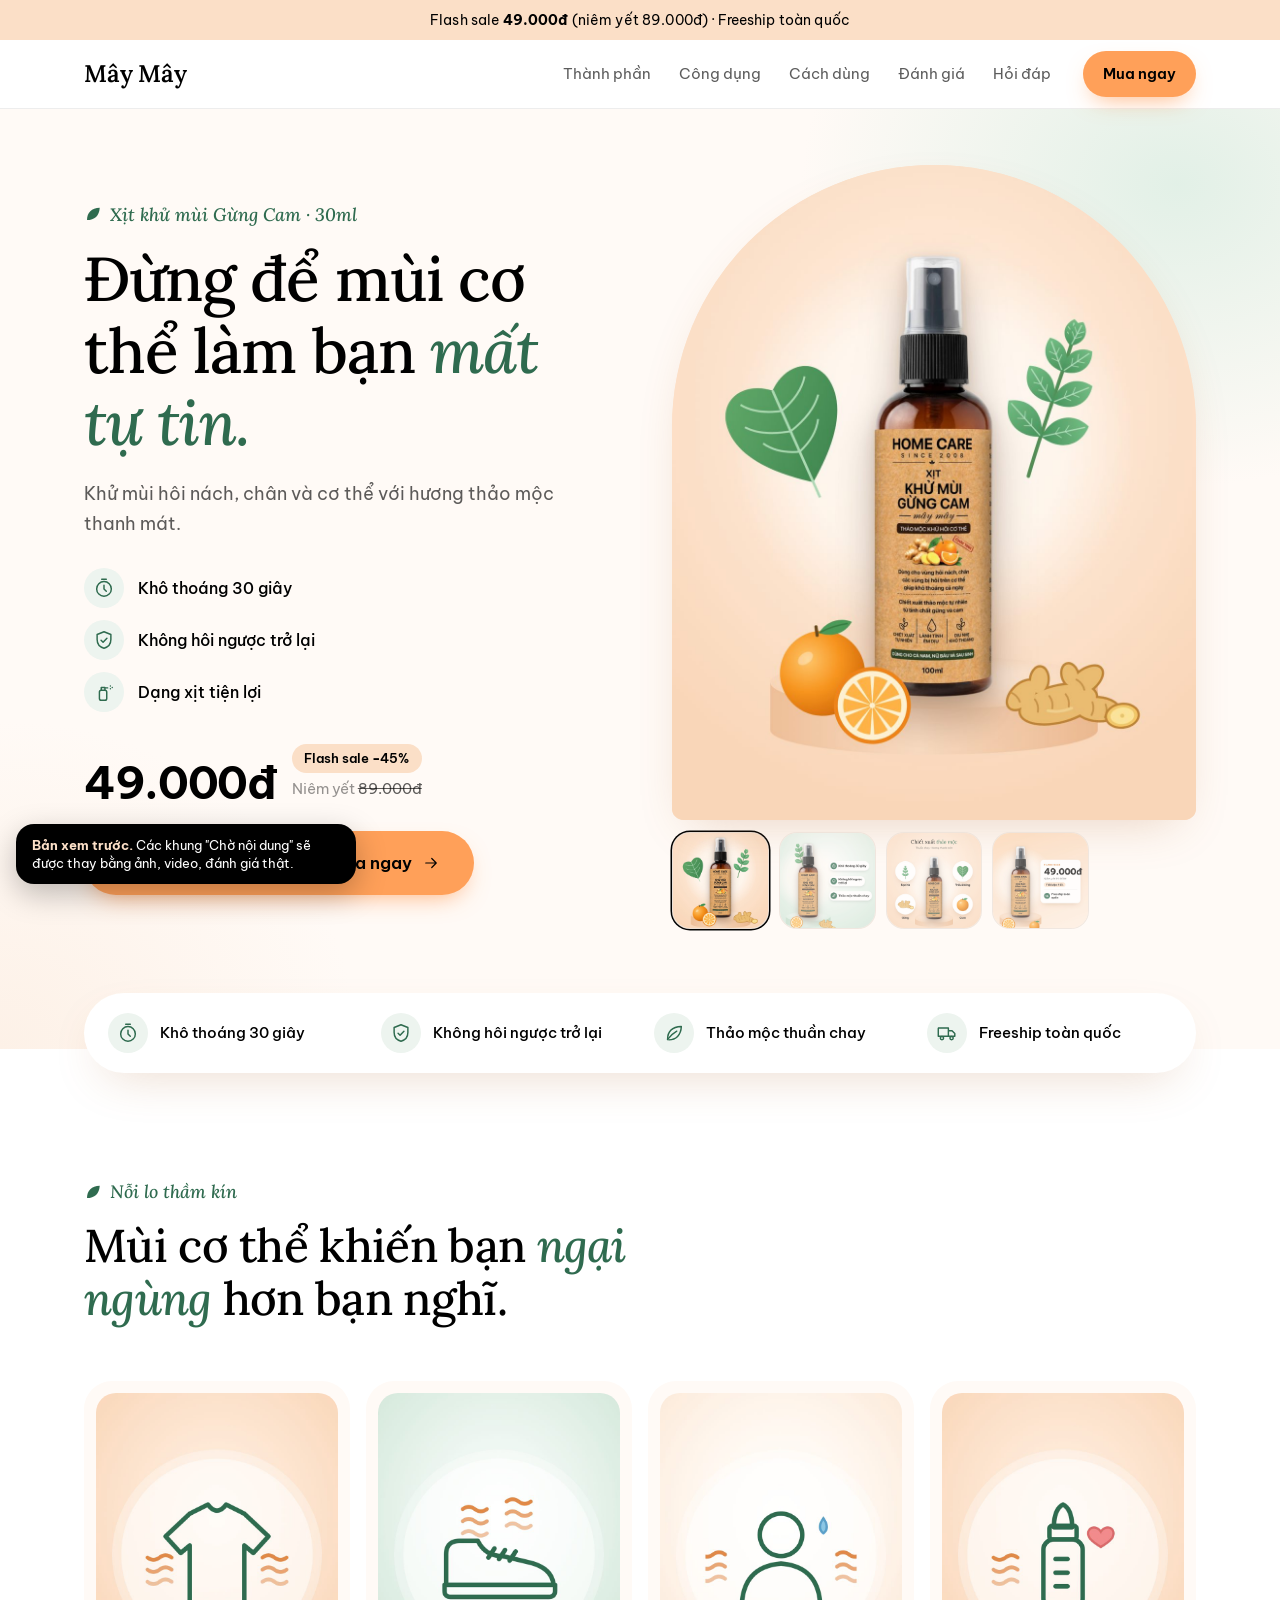
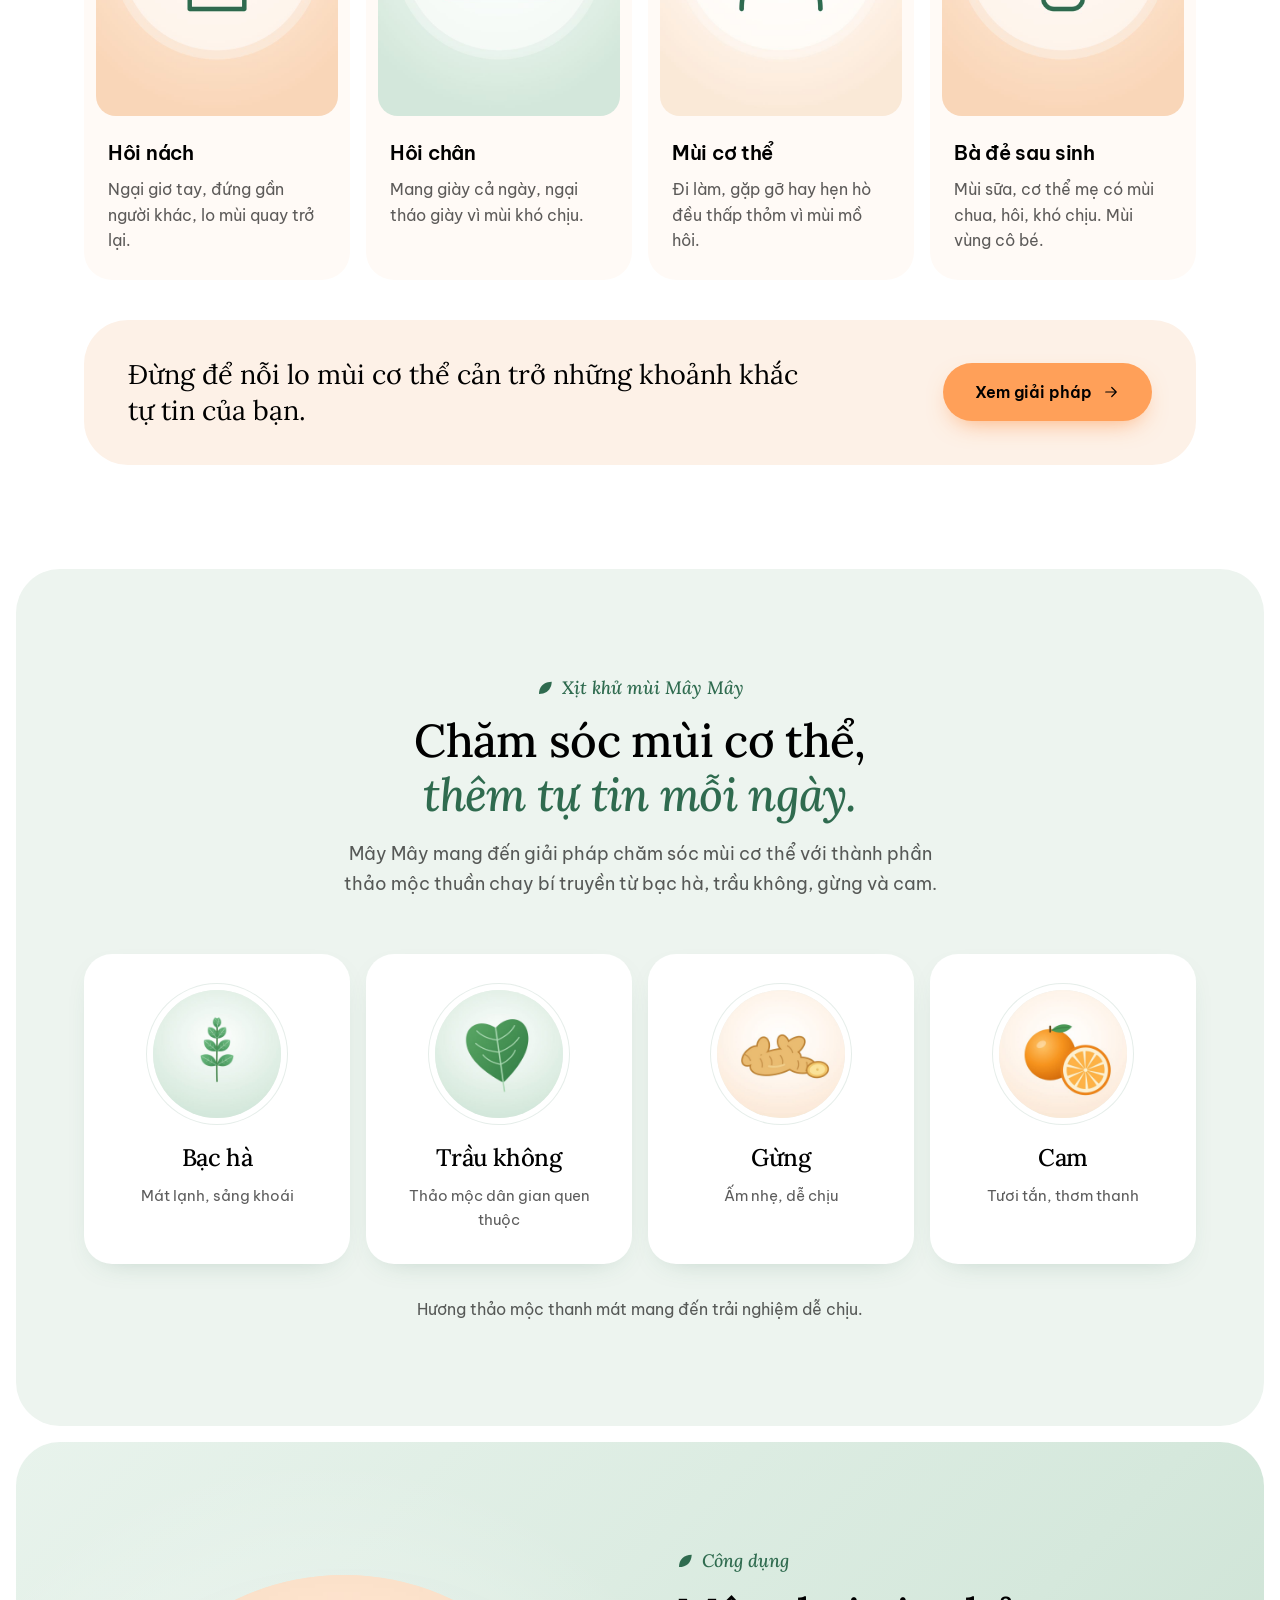
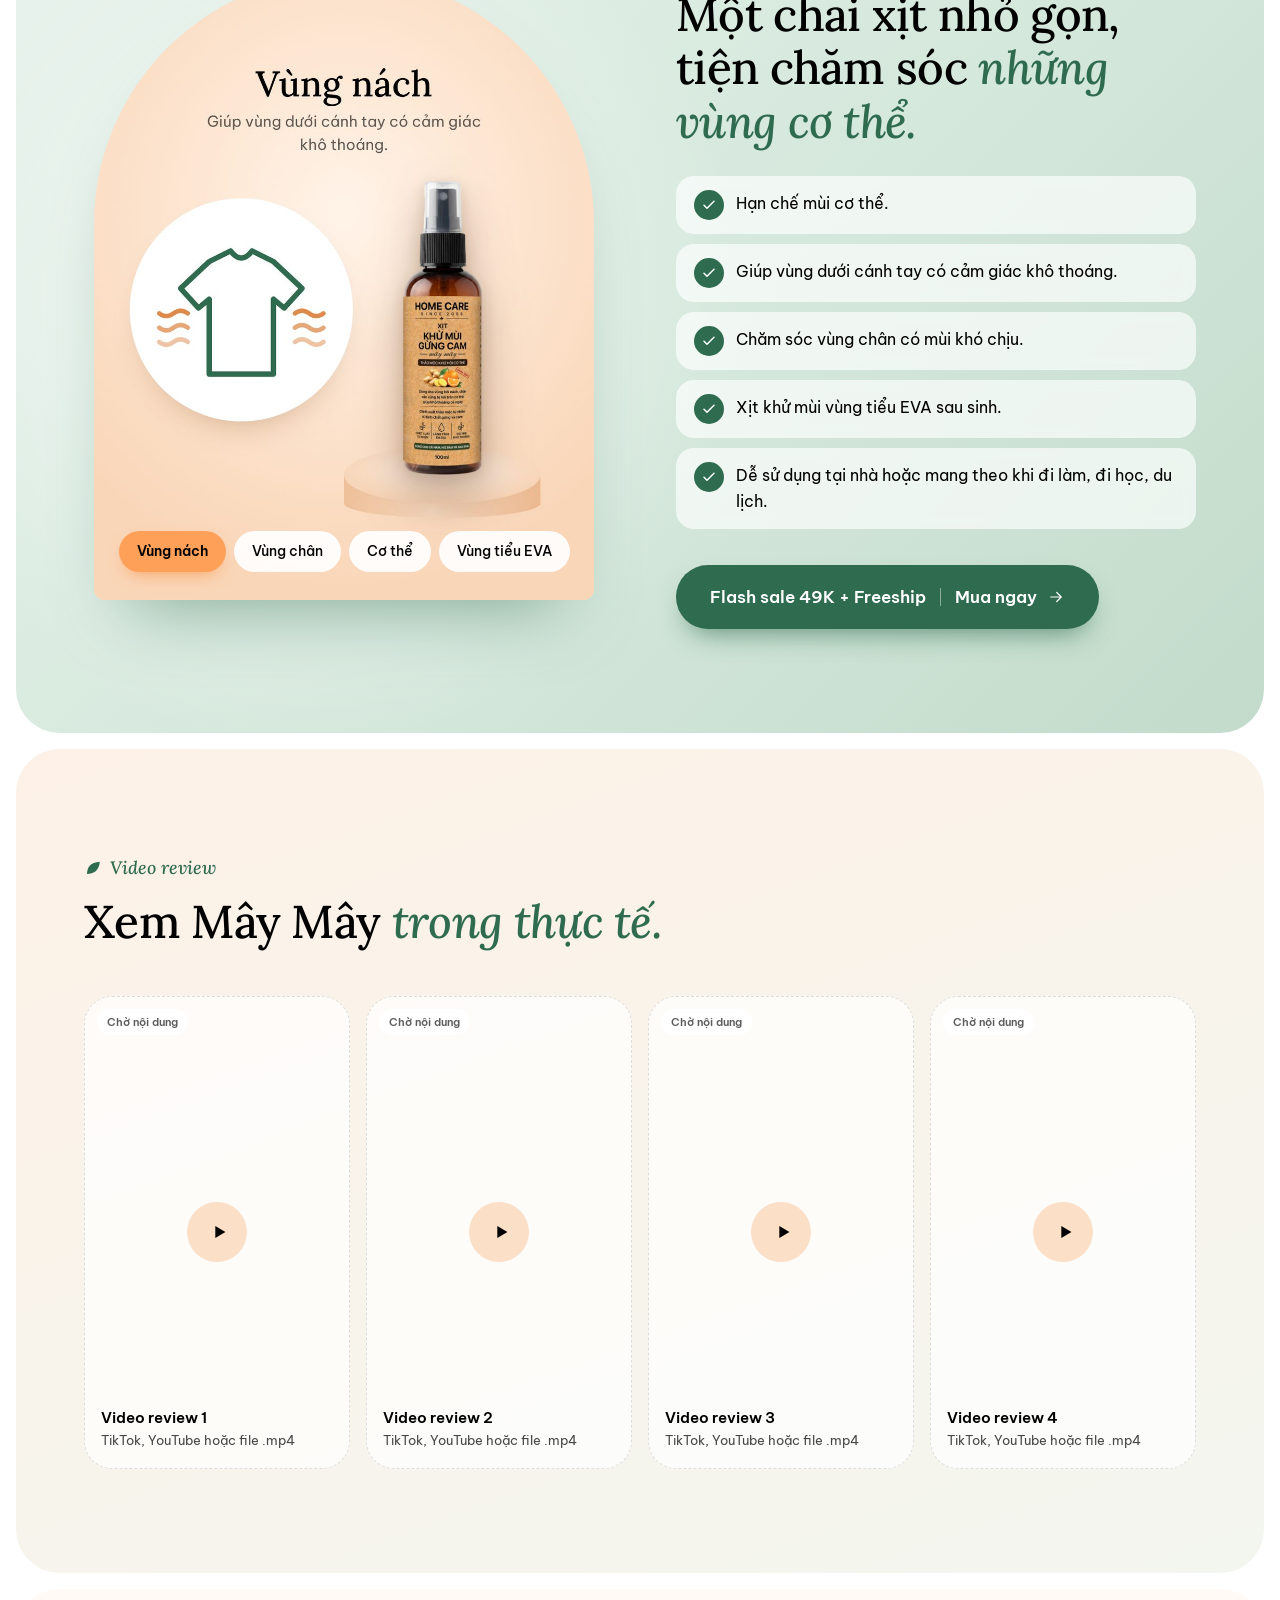
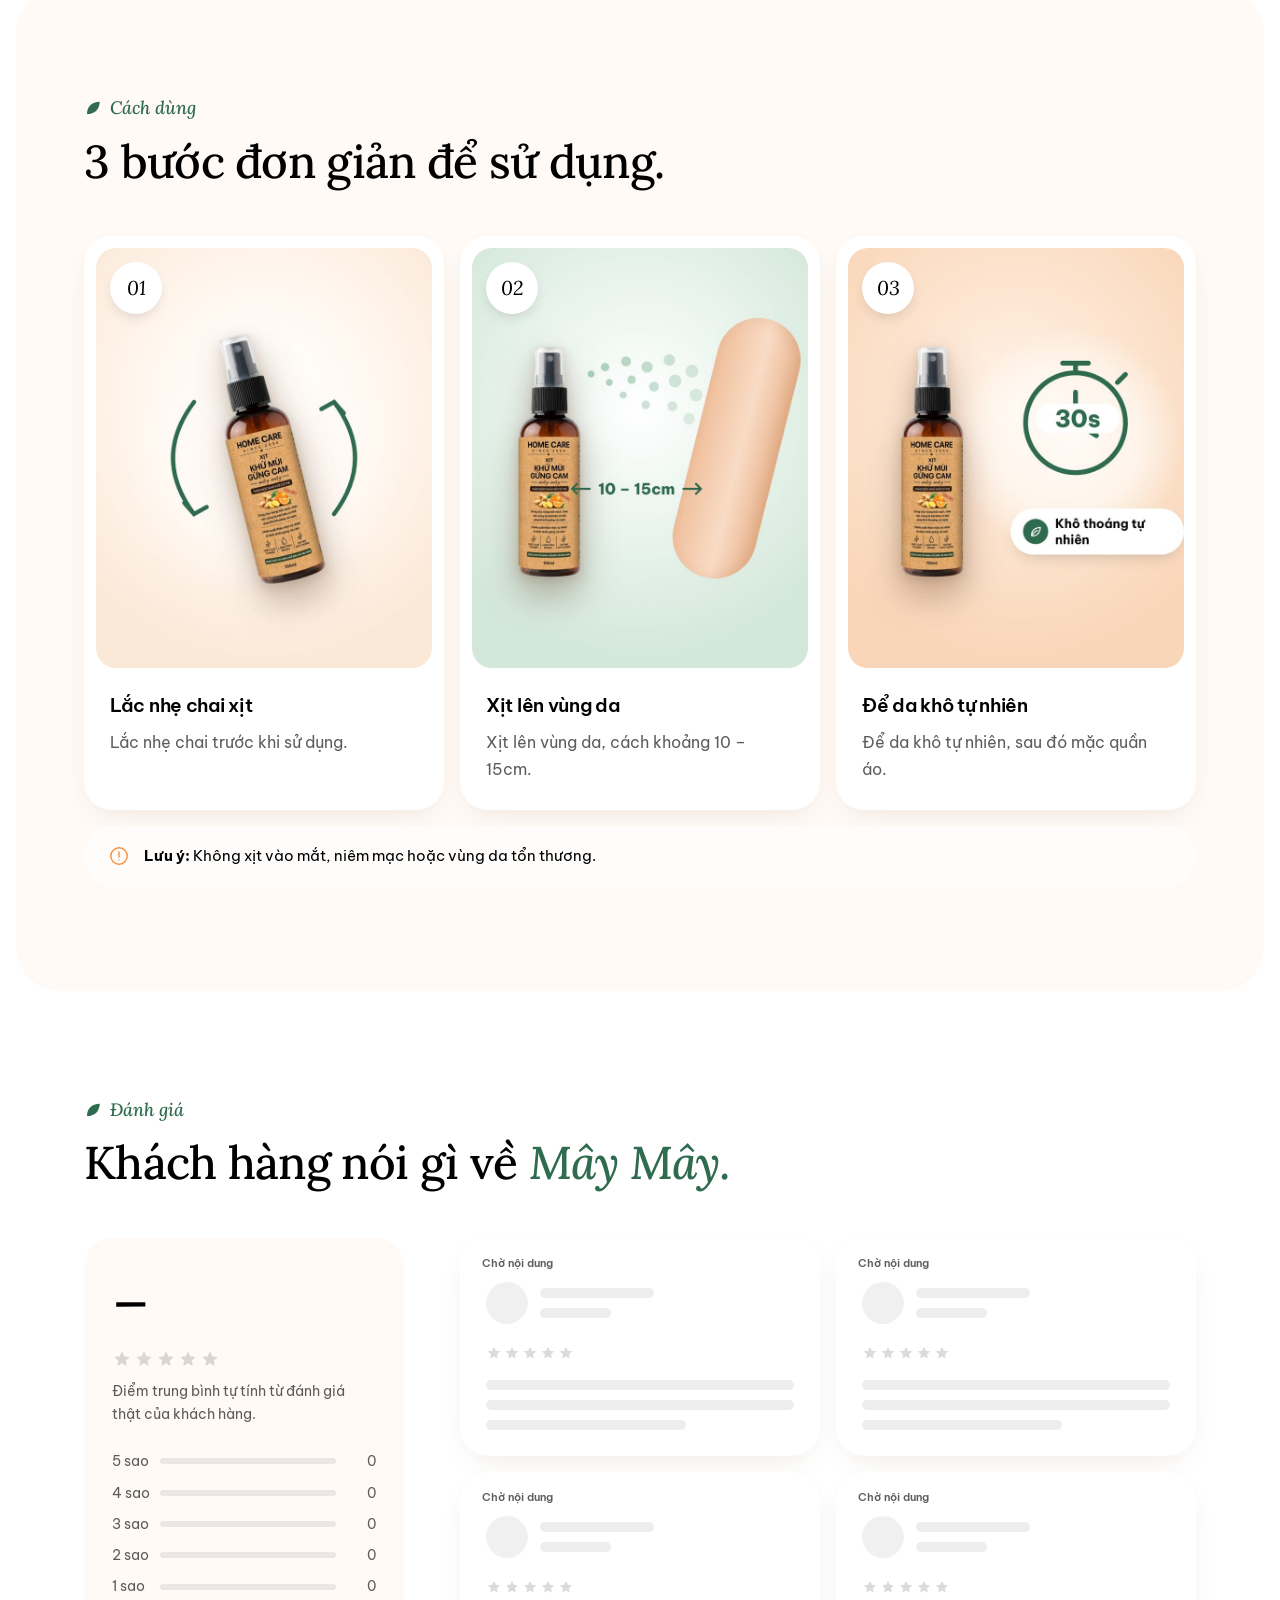
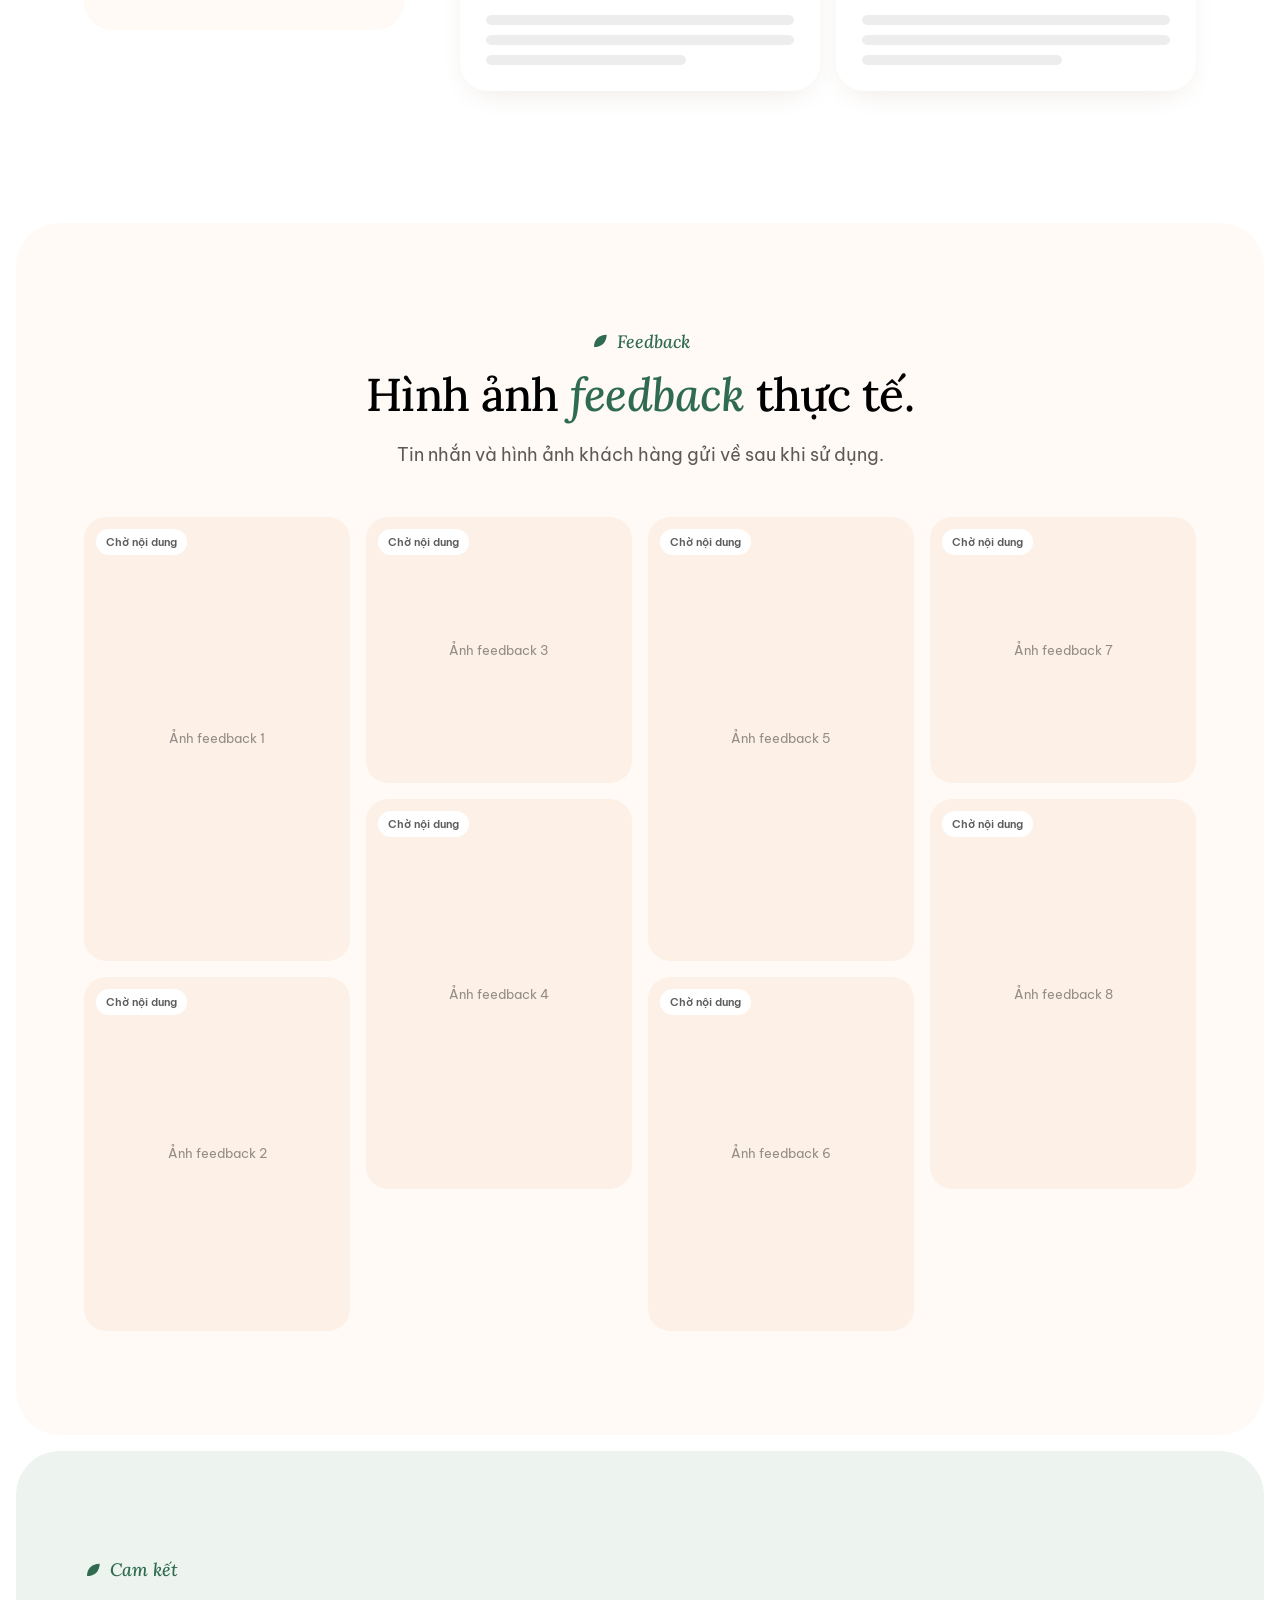
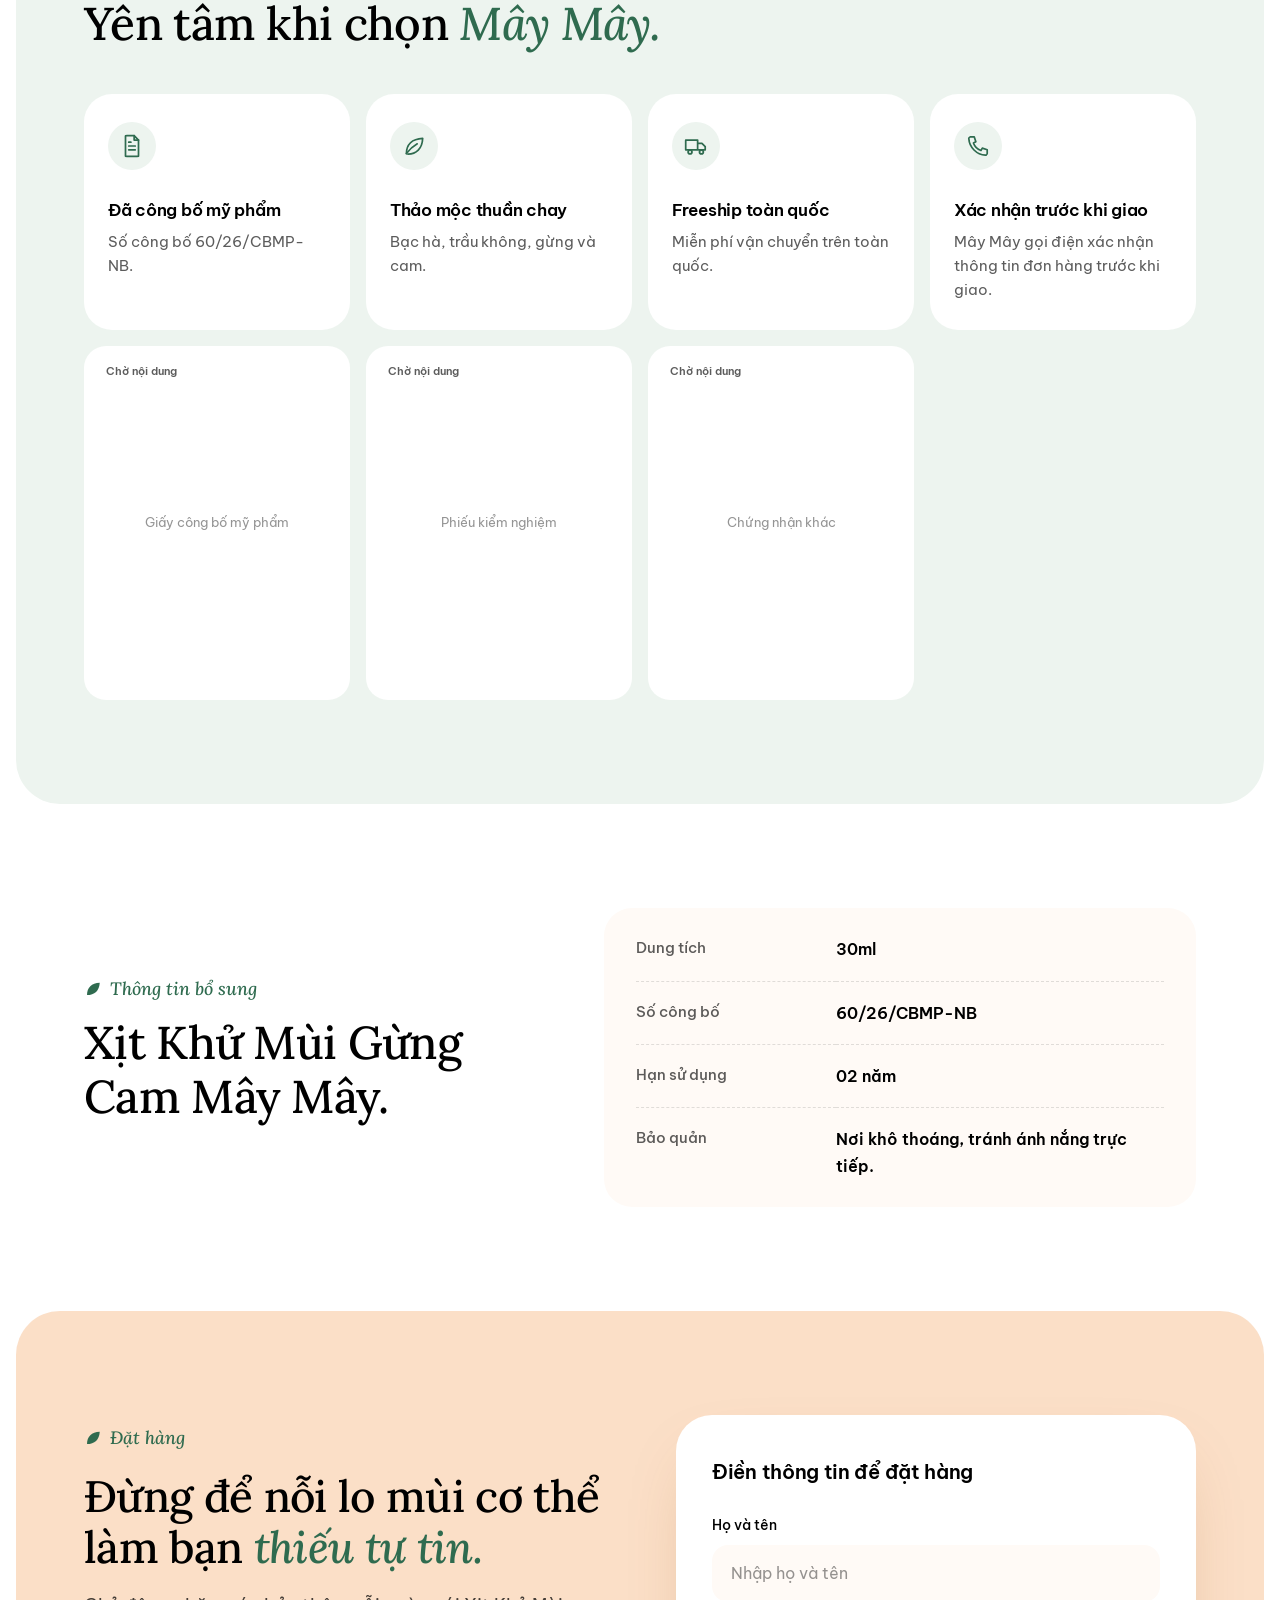
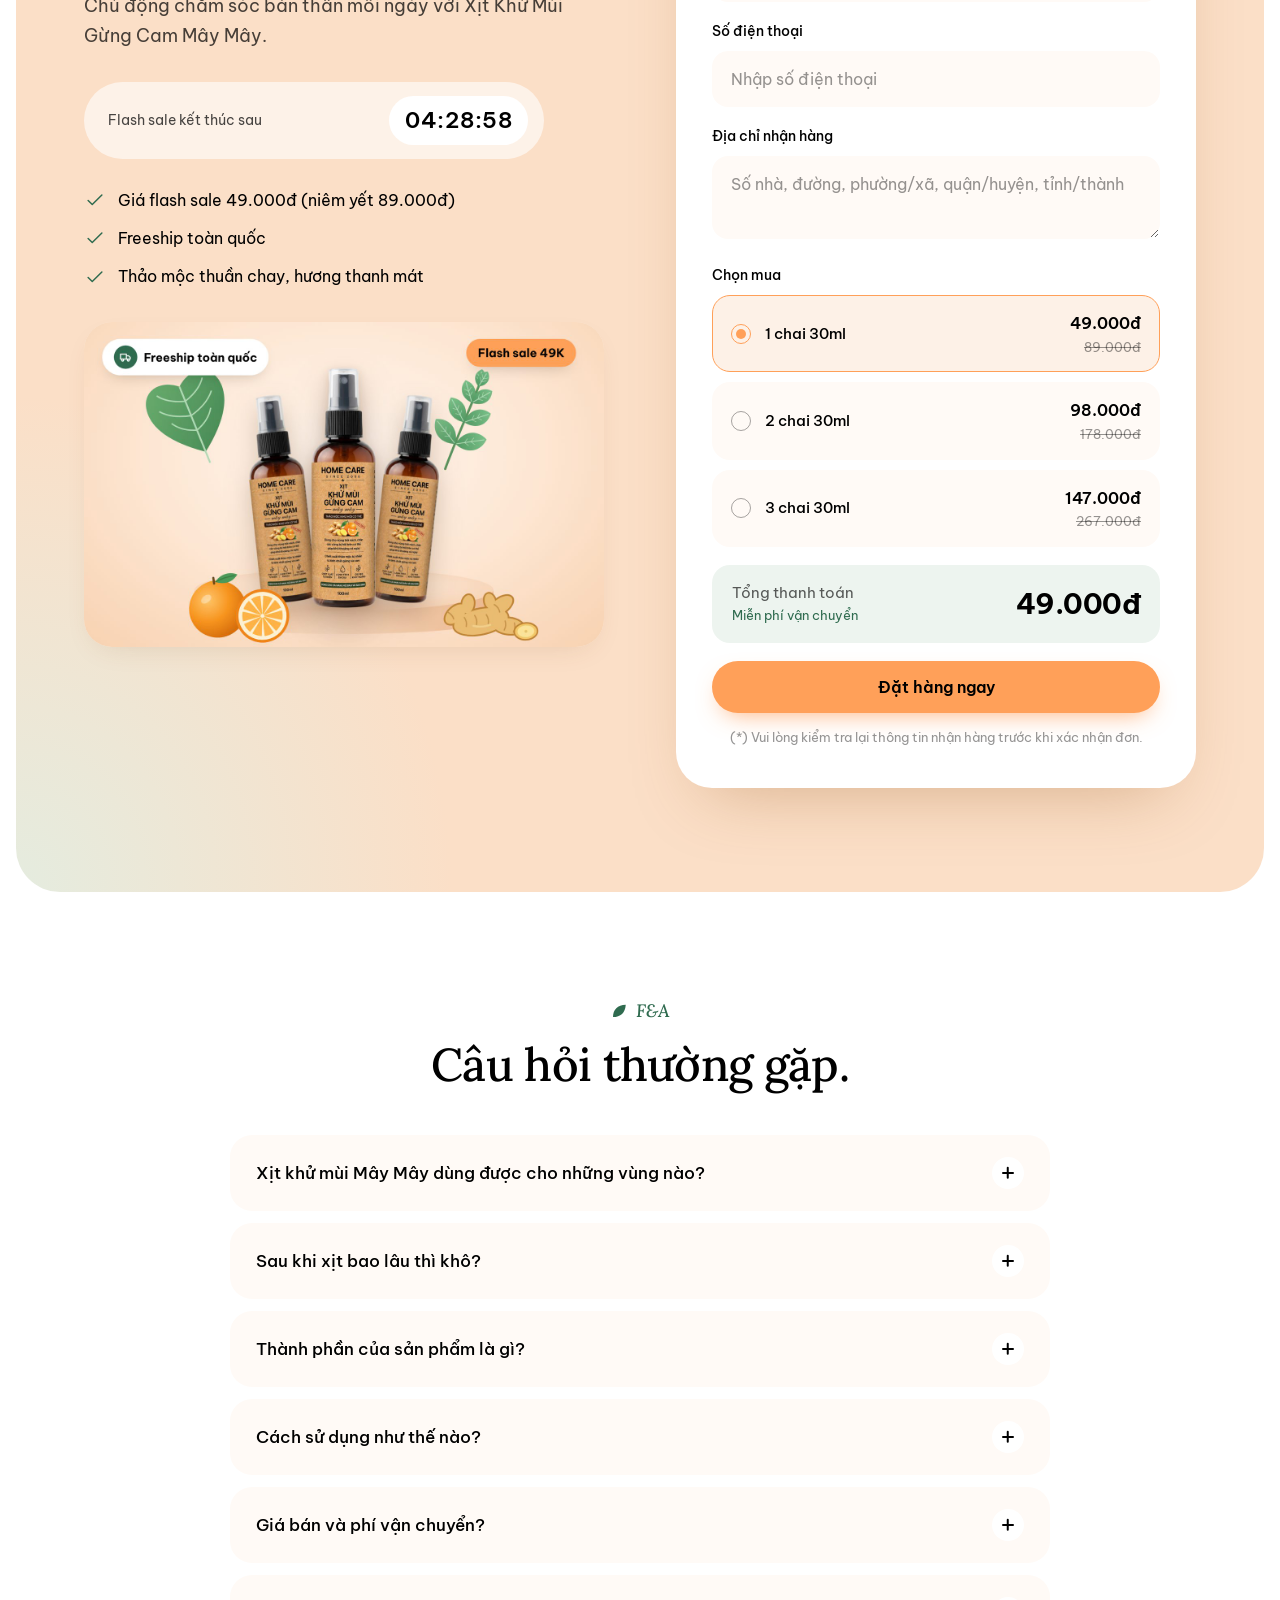
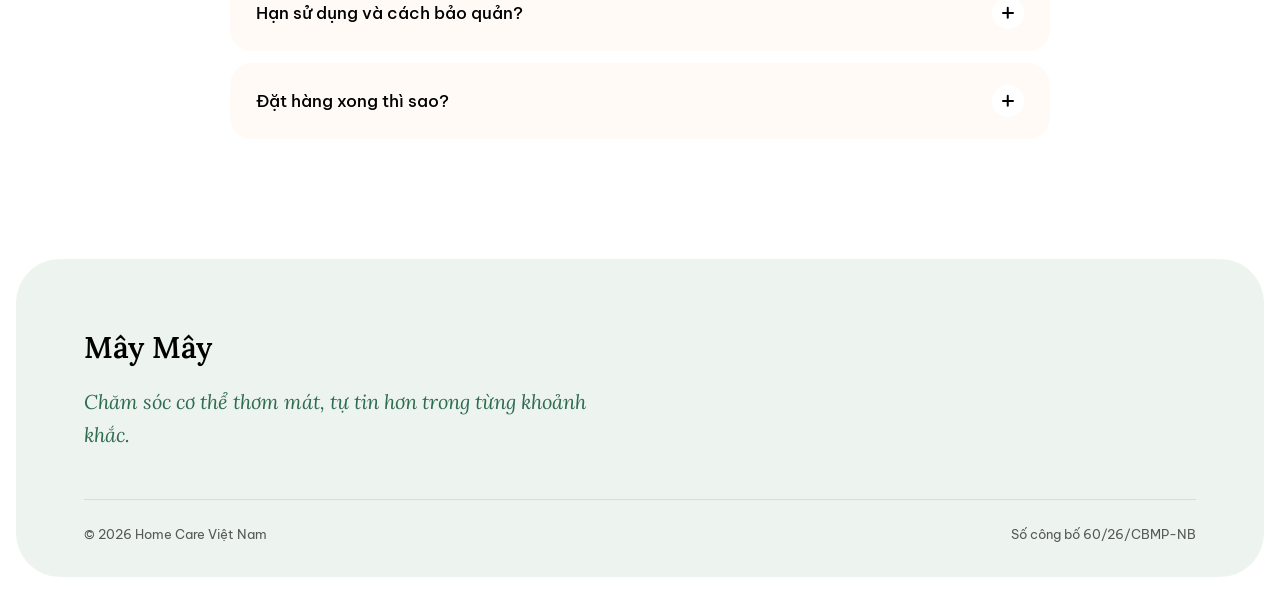
<file: xit-khu-mui-may-may/index.html>
<!DOCTYPE html>
<html lang="vi">
<head>
<meta charset="UTF-8">
<meta name="viewport" content="width=device-width, initial-scale=1.0, maximum-scale=5.0">
<title>Xịt Khử Mùi Gừng Cam Mây Mây 30ml – 49.000đ, Freeship toàn quốc</title>
<meta name="description" content="Xịt khử mùi cơ thể Mây Mây – khử mùi hôi nách, chân và cơ thể với thảo mộc bạc hà, trầu không, gừng, cam. Khô thoáng 30 giây. Flash sale 49.000đ (niêm yết 89.000đ), freeship toàn quốc.">
<meta property="og:title" content="Xịt Khử Mùi Gừng Cam Mây Mây – 49.000đ, Freeship">
<meta property="og:description" content="Khô thoáng 30 giây. Không hôi ngược trở lại. Dạng xịt tiện lợi.">
<meta property="og:type" content="product">
<meta name="theme-color" content="#fbdfc7">
<link rel="icon" href="https://cdn.hstatic.net/themes/200001066686/1001439050/14/favicon.png" type="image/png">

<link rel="preconnect" href="https://fonts.googleapis.com">
<link rel="preconnect" href="https://fonts.gstatic.com" crossorigin>
<link href="https://fonts.googleapis.com/css2?family=Be+Vietnam+Pro:wght@400;500;600;700&family=Lora:ital,wght@0,500;0,600;1,500;1,600&display=swap" rel="stylesheet">

<!-- Facebook Pixel / TikTok Pixel / GA: dán mã tracking tại đây -->

<style>
:root {
  --primary: #fbdfc7;
  --primary-tint: #fdf1e7;
  --paper: #fffaf6;
  --cta: #ffa059;
  --cta-hover: #f8913f;
  --ink: #000000;
  --ink-2: rgba(0,0,0,.64);
  --ink-3: rgba(0,0,0,.42);
  --line: rgba(0,0,0,.07);
  --herb: #2f6b4f;
  --herb-tint: #edf4ef;
  --white: #ffffff;
  --r: 14px;
  --r-lg: 28px;
  --r-xl: 44px;
  --shadow-soft: 0 18px 50px -20px rgba(170,95,35,.28);
  --shadow-card: 0 10px 30px -14px rgba(120,70,30,.18);
  --sans: 'Be Vietnam Pro', system-ui, -apple-system, sans-serif;
  --serif: 'Lora', Georgia, serif;
}
*, *::before, *::after { box-sizing: border-box; margin: 0; padding: 0; }
html { scroll-behavior: smooth; overflow-x: hidden; }
body { font-family: var(--sans); color: var(--ink); background: var(--white); font-size: 16px; line-height: 1.65; -webkit-font-smoothing: antialiased; overflow-x: hidden; }
img { max-width: 100%; display: block; }
[hidden] { display: none !important; }
a { color: inherit; }
.container { max-width: 1160px; margin: 0 auto; padding: 0 24px; }
@media (max-width: 640px) { .container { padding: 0 16px; } }
.section { padding: 104px 0; }
.panel { margin: 0 16px; border-radius: var(--r-xl); }
.panel + .panel { margin-top: 16px; }
@media (max-width: 640px) { .panel { margin: 0 8px; border-radius: 32px; } .panel + .panel { margin-top: 8px; } }
@media (max-width: 768px) { .section { padding: 72px 0; } }

/* Type */
.label { display: flex; align-items: center; gap: 8px; font-family: var(--serif); font-style: italic; font-size: 18px; font-weight: 500; color: var(--herb); }
.label::before { content: ""; flex: none; width: 18px; height: 18px; background: currentColor; -webkit-mask: url("data:image/svg+xml,%3Csvg xmlns='http://www.w3.org/2000/svg' viewBox='0 0 24 24'%3E%3Cpath d='M4 20C4 10 10 4 21 3.5 20.5 14 14 20 4 20z'/%3E%3C/svg%3E") center / contain no-repeat; mask: url("data:image/svg+xml,%3Csvg xmlns='http://www.w3.org/2000/svg' viewBox='0 0 24 24'%3E%3Cpath d='M4 20C4 10 10 4 21 3.5 20.5 14 14 20 4 20z'/%3E%3C/svg%3E") center / contain no-repeat; }
.label.center { justify-content: center; }
h1, h2, h3 { font-weight: 600; letter-spacing: -.015em; }
.display { font-family: var(--serif); font-weight: 500; line-height: 1.16; letter-spacing: -.015em; }
.display em { font-style: italic; color: var(--herb); }
.h2 { font-size: clamp(30px, 4.2vw, 46px); margin: 12px 0 18px; }
.lead { font-size: 18px; color: var(--ink-2); max-width: 600px; }
.text-center { text-align: center; }
.text-center .lead { margin-left: auto; margin-right: auto; }

/* Buttons */
.btn { display: inline-flex; align-items: center; justify-content: center; gap: 10px; font-family: var(--sans); font-size: 16px; font-weight: 600; text-decoration: none; color: var(--ink); background: var(--cta); border: 0; border-radius: 999px; padding: 16px 32px; cursor: pointer; box-shadow: 0 10px 24px -10px rgba(255,140,60,.7); transition: background .25s ease, transform .25s ease, box-shadow .25s ease; }
.btn:hover { background: var(--cta-hover); transform: translateY(-2px); box-shadow: 0 14px 28px -10px rgba(255,140,60,.75); }
.btn:active { transform: translateY(1px); }
.btn svg { width: 18px; height: 18px; transition: transform .2s ease; }
.btn:hover svg { transform: translateX(3px); }
.btn-block { width: 100%; }
.btn-lg { padding: 18px 34px; font-size: 17px; }
.btn-lg svg:first-child { width: 20px; height: 20px; }
.btn:hover svg:first-child:not(:last-child) { transform: none; }
@media (max-width: 480px) { .btn-lg { width: 100%; padding: 17px 20px; font-size: 16px; } }
.btn-ghost { background: var(--white); box-shadow: var(--shadow-card); }
.btn-ghost:hover { background: var(--white); box-shadow: 0 14px 30px -12px rgba(120,70,30,.3); }
.icon { width: 22px; height: 22px; fill: none; stroke: currentColor; stroke-width: 1.6; stroke-linecap: round; stroke-linejoin: round; }

/* Announcement */
.announce { background: var(--primary); color: var(--ink); text-align: center; font-size: 13.5px; padding: 9px 16px; letter-spacing: .01em; }
.announce b { font-weight: 700; }

/* Header */
.header { position: sticky; top: 0; z-index: 50; background: rgba(255,255,255,.92); backdrop-filter: blur(12px); -webkit-backdrop-filter: blur(12px); border-bottom: 1px solid var(--line); }
.header .container { display: flex; align-items: center; height: 68px; gap: 32px; }
.logo { font-family: var(--serif); font-size: 24px; font-weight: 600; text-decoration: none; letter-spacing: -.01em; }
.nav { display: flex; gap: 28px; margin-left: auto; font-size: 14.5px; }
.nav a { text-decoration: none; color: var(--ink-2); transition: color .2s; }
.nav a:hover { color: var(--ink); }
.header .btn { padding: 11px 20px; font-size: 14.5px; }
@media (max-width: 860px) { .nav { display: none; } .header .btn { margin-left: auto; } }

/* Hero */
.hero { padding: 56px 0 120px; background: radial-gradient(42% 46% at 92% 8%, rgba(223,239,229,.9), transparent 70%), radial-gradient(40% 50% at 0% 100%, var(--primary-tint), transparent 70%), var(--paper); }
.hero .container { display: grid; grid-template-columns: 1fr 1fr; gap: 64px; align-items: center; }
.hero h1 { font-size: clamp(38px, 5.2vw, 62px); margin: 14px 0 20px; }
.hero .lead { margin-bottom: 30px; }
.hero-points { list-style: none; display: grid; gap: 12px; margin-bottom: 32px; }
.hero-points li { display: flex; align-items: center; gap: 14px; font-weight: 500; }
.hero-points .icon, .strip-item .icon, .trust-item .icon { flex: none; width: 40px; height: 40px; padding: 9px; border-radius: 50%; background: var(--herb-tint); color: var(--herb); }
.offer { display: flex; align-items: flex-end; gap: 16px; flex-wrap: wrap; margin-bottom: 26px; }
.offer-price { font-size: 44px; font-weight: 700; line-height: 1; letter-spacing: -.03em; }
.offer-meta { display: flex; flex-direction: column; gap: 4px; padding-bottom: 3px; }
.offer-old { color: var(--ink-3); font-size: 15px; }
.offer-old s { color: var(--ink-2); }
.tag { display: inline-block; font-size: 12.5px; font-weight: 600; background: var(--primary); padding: 4px 12px; border-radius: 999px; }
.hero-actions { display: flex; align-items: center; gap: 22px; flex-wrap: wrap; }
.ship { display: flex; align-items: center; gap: 10px; font-size: 14.5px; color: var(--ink-2); }
.ship .icon { color: var(--herb); }

.packshot { position: relative; border-radius: 999px 999px var(--r-xl) var(--r-xl); background: radial-gradient(70% 60% at 50% 40%, #fde9d8, var(--primary)); box-shadow: var(--shadow-soft); aspect-ratio: 4 / 5; overflow: hidden; display: grid; place-items: center; }
.packshot img.photo { position: absolute; inset: 0; width: 100%; height: 100%; object-fit: cover; }
.packshot .render { width: 48%; position: relative; z-index: 2; }
.packshot .botanical { position: absolute; color: var(--herb); opacity: .45; animation: sway 9s ease-in-out infinite; transform-origin: 50% 90%; }
.packshot .b2 { animation-delay: -4s; }
@keyframes sway { 0%, 100% { rotate: 0deg; } 50% { rotate: 7deg; } }
.packshot .b1 { width: 38%; top: 6%; right: -4%; transform: rotate(18deg); }
.packshot .b2 { width: 30%; bottom: 8%; left: -2%; transform: rotate(-12deg); }
@media (max-width: 900px) {
  .hero { padding: 24px 0 64px; }
  .hero .container { grid-template-columns: 1fr; gap: 36px; }
  .hero .gallery { order: -1; }
  .packshot { aspect-ratio: 1 / 1.05; }
  .packshot .render { width: 36%; }
}

/* Proof strip */
.strip { position: relative; z-index: 2; margin-top: -56px; padding: 0 16px; }
.strip .container { display: grid; grid-template-columns: repeat(4, 1fr); gap: 8px; max-width: 1112px; padding: 14px; background: var(--white); border-radius: 999px; box-shadow: var(--shadow-soft); }
.strip-item { display: flex; align-items: center; gap: 12px; padding: 6px 10px; font-size: 15px; font-weight: 500; }
@media (max-width: 860px) { .strip { padding: 0 12px; margin-top: -40px; } .strip .container { grid-template-columns: 1fr 1fr; border-radius: var(--r-lg); padding: 12px; } .strip-item { font-size: 14px; padding: 6px; gap: 10px; } .strip-item .icon { width: 36px; height: 36px; padding: 8px; } }

/* Problems */
.problems-head { max-width: 680px; margin-bottom: 56px; }
.problems-head .h2 { margin-bottom: 0; }
.problems { display: grid; grid-template-columns: repeat(4, 1fr); gap: 16px; }
.problem { background: var(--paper); border-radius: var(--r-lg); padding: 12px 12px 26px; transition: transform .35s ease, box-shadow .35s ease, background .35s ease; }
.problem:hover { transform: translateY(-4px); background: var(--white); box-shadow: var(--shadow-card); }
.problem-img { position: relative; aspect-ratio: 3 / 4; border-radius: 20px; overflow: hidden; background: var(--primary-tint); margin-bottom: 20px; }
.problem-img img { width: 100%; height: 100%; object-fit: cover; transition: transform .6s ease; }
.problem:hover .problem-img img { transform: scale(1.04); }
.problem-img .ph { position: absolute; inset: 0; border-radius: 0; }
.problem h3 { font-size: 20px; margin: 0 12px 8px; }
.problem p { color: var(--ink-2); font-size: 15.5px; margin: 0 12px; }
.callout { margin-top: 40px; padding: 36px 44px; background: var(--primary-tint); border-radius: var(--r-xl); display: flex; align-items: center; justify-content: space-between; gap: 24px; flex-wrap: wrap; }
.callout p { font-family: var(--serif); font-size: clamp(21px, 2.4vw, 27px); line-height: 1.35; max-width: 680px; }
@media (max-width: 900px) { .problems-head { margin-bottom: 40px; } .problems { grid-template-columns: 1fr 1fr; gap: 12px; } }
@media (max-width: 540px) { .problems { gap: 10px; } .problem { padding: 8px 8px 18px; border-radius: 22px; } .problem-img { border-radius: 16px; margin-bottom: 14px; } .problem h3 { font-size: 17px; margin: 0 8px 6px; } .problem p { font-size: 14px; margin: 0 8px; } .callout { padding: 28px 24px; border-radius: 32px; } }

/* Ingredients */
.ingredients-sec { background: var(--herb-tint); }
.ing-grid { display: grid; grid-template-columns: repeat(4, 1fr); gap: 16px; margin-top: 56px; }
.ing { background: var(--white); border-radius: var(--r-lg); padding: 36px 24px 32px; text-align: center; box-shadow: 0 10px 30px -18px rgba(47,107,79,.35); transition: transform .35s ease; }
.ing:hover { transform: translateY(-4px); }
.ing-media { width: 128px; height: 128px; border-radius: 50%; background: var(--herb-tint); color: var(--herb); margin: 0 auto 20px; overflow: hidden; display: grid; place-items: center; box-shadow: 0 0 0 6px var(--white), 0 0 0 7px rgba(47,107,79,.12); }
.ing-media svg { width: 64%; height: 64%; }
.ing-media img { width: 100%; height: 100%; object-fit: cover; }
.ing h3 { font-family: var(--serif); font-weight: 500; font-size: 24px; margin-bottom: 6px; }
.ing p { font-size: 14.5px; color: var(--ink-2); }
.ing-note { text-align: center; margin-top: 32px; color: var(--ink-2); }
@media (max-width: 860px) { .ing-grid { grid-template-columns: 1fr 1fr; gap: 10px; } .ing { padding: 24px 12px; } .ing-media { width: 96px; height: 96px; } .ing h3 { font-size: 21px; } }

/* Benefits */
.benefits { background: radial-gradient(48% 70% at 24% 52%, rgba(255,255,255,.6), transparent 72%), linear-gradient(135deg, #e8f3ec 0%, #d5e8dc 55%, #c2dbcb 100%); overflow: hidden; }
.benefits .container { display: grid; grid-template-columns: 1fr 1fr; gap: 72px; align-items: center; }
.benefit-visual { position: relative; width: min(100%, 500px); margin: 0 auto; }
.benefits .packshot { width: 100%; aspect-ratio: 4 / 5; border-radius: 999px 999px var(--r-xl) var(--r-xl); background: radial-gradient(70% 60% at 50% 40%, #fde9d8, var(--primary)); box-shadow: 0 40px 70px -36px rgba(47,107,79,.55); }
.benefits .packshot .render { width: 44%; margin-top: -8%; }
.benefits .packshot .b1 { width: 34%; top: 9%; right: -3%; }
.benefits .packshot .b2 { width: 30%; top: auto; bottom: 15%; left: 1%; }
.benefits .packshot .zone-badge { left: 50%; top: auto; bottom: 84px; transform: translateX(-50%); white-space: nowrap; }
.benefit-list { list-style: none; display: grid; gap: 10px; margin: 28px 0 36px; }
.benefit-list li { display: grid; grid-template-columns: 30px 1fr; gap: 12px; align-items: start; padding: 14px 18px; background: rgba(255,255,255,.66); backdrop-filter: blur(6px); -webkit-backdrop-filter: blur(6px); border-radius: 18px; font-size: 16px; }
.benefit-list .icon { width: 30px; height: 30px; padding: 7px; border-radius: 50%; background: var(--herb); color: var(--white); stroke-width: 2.2; }
.zones { position: absolute; left: 20px; right: 20px; bottom: 28px; z-index: 3; display: flex; flex-wrap: wrap; justify-content: center; gap: 8px; }
.zones button { font: inherit; font-size: 14px; font-weight: 500; color: var(--ink); border: 0; cursor: pointer; background: rgba(255,255,255,.9); backdrop-filter: blur(6px); -webkit-backdrop-filter: blur(6px); border-radius: 999px; padding: 9px 18px; transition: background .25s, color .25s, transform .25s; }
.zones button:hover { transform: translateY(-2px); background: var(--white); }
.zones button[aria-selected="true"] { background: var(--cta); color: var(--ink); font-weight: 600; box-shadow: 0 8px 18px -8px rgba(255,140,60,.8); }
.btn-herb { background: var(--herb); color: var(--white); box-shadow: 0 14px 28px -12px rgba(47,107,79,.75); }
.btn-herb:hover { background: #24563f; box-shadow: 0 18px 32px -12px rgba(47,107,79,.8); }
.btn-sep { width: 1px; height: 18px; background: rgba(255,255,255,.45); margin: 0 4px; }
.packshot .photo { animation: fadeIn .45s ease; }
@keyframes fadeIn { from { opacity: 0; } to { opacity: 1; } }
@media (max-width: 900px) { .benefits .container { grid-template-columns: 1fr; gap: 36px; } .benefit-visual { width: min(100%, 420px); } .benefits .packshot .render { width: 40%; margin-top: 0; } .zones { position: static; display: grid; grid-template-columns: 1fr 1fr; gap: 8px; margin-top: 12px; } .zones button { font-size: 14px; padding: 11px 10px; } .benefits .packshot .zone-badge { bottom: 18px; } }
@media (max-width: 480px) { .btn-herb { font-size: 14.5px; padding: 16px 14px; gap: 8px; white-space: nowrap; } .btn-herb svg { display: none; } .btn-sep { margin: 0 2px; } }

/* Steps */
.steps-sec { background: var(--paper); }
.steps { display: grid; grid-template-columns: repeat(3, 1fr); gap: 16px; margin-top: 48px; }
.step { background: var(--white); border-radius: var(--r-lg); padding: 12px 12px 28px; box-shadow: var(--shadow-card); }
.step-img { position: relative; aspect-ratio: 4 / 5; border-radius: 20px; overflow: hidden; background: var(--primary-tint); margin-bottom: 22px; }
.step-img img { width: 100%; height: 100%; object-fit: cover; transition: transform .6s ease; }
.step:hover .step-img img { transform: scale(1.04); }
.step-img .ph { position: absolute; inset: 0; border-radius: 0; }
.step-img .ph-badge { left: auto; right: 12px; }
.step-num { position: absolute; z-index: 4; top: 14px; left: 14px; display: grid; place-items: center; width: 52px; height: 52px; border-radius: 50%; background: var(--white); font-family: var(--serif); font-style: italic; font-size: 20px; box-shadow: 0 6px 16px -6px rgba(0,0,0,.2); }
.step h3 { font-size: 19px; margin: 0 14px 8px; }
.step p { color: var(--ink-2); margin: 0 14px; }
.caution { margin-top: 16px; display: flex; gap: 14px; align-items: flex-start; padding: 18px 24px; border-radius: 999px; background: rgba(255,255,255,.7); font-size: 15px; }
.caution .icon { color: var(--cta-hover); flex: none; margin-top: 1px; }
@media (max-width: 768px) { .steps { grid-template-columns: 1fr; gap: 12px; } .step { padding: 10px 10px 22px; } .step-img { aspect-ratio: 4 / 3; margin-bottom: 16px; } .step-num { width: 44px; height: 44px; font-size: 17px; } .caution { border-radius: var(--r-lg); } }

/* Placeholders (chỉ hiện ở bản xem trước khi chưa có nội dung) */
.ph { position: relative; display: grid; place-items: center; text-align: center; background: var(--primary-tint); color: var(--ink-3); font-size: 13px; padding: 12px; border-radius: 22px; }
.ph-badge { position: absolute; top: 12px; left: 12px; z-index: 3; font-size: 11px; font-weight: 600; background: var(--white); color: var(--ink-2); padding: 4px 10px; border-radius: 999px; }
.preview-pill { position: fixed; left: 16px; bottom: 16px; z-index: 95; max-width: 340px; background: var(--ink); color: var(--white); font-size: 12.5px; line-height: 1.45; padding: 12px 16px; border-radius: 18px; box-shadow: 0 10px 30px rgba(0,0,0,.25); }
.preview-pill b { color: var(--primary); }
@media (max-width: 900px) { .preview-pill { bottom: 96px; right: 16px; max-width: none; } }

/* Stars & rating */
.stars { position: relative; display: inline-flex; vertical-align: middle; }
.stars-base, .stars-fill { display: inline-flex; gap: 2px; }
.stars-base { color: rgba(0,0,0,.14); }
.stars-fill { position: absolute; top: 0; left: 0; bottom: 0; overflow: hidden; color: var(--cta); white-space: nowrap; }
.stars svg { flex: none; width: 16px; height: 16px; fill: currentColor; }
.rating-line { display: inline-flex; align-items: center; gap: 10px; font-size: 14.5px; color: var(--ink-2); text-decoration: none; margin: -4px 0 18px; }
.rating-line b { color: var(--ink); font-weight: 600; }
.rating-line:hover span:last-child { text-decoration: underline; }
.form-rating { display: flex; justify-content: center; align-items: center; gap: 8px; font-size: 13.5px; color: var(--ink-2); margin-top: 12px; }

/* Hero gallery */
.gallery { display: grid; gap: 12px; }
.thumbs { display: grid; grid-template-columns: repeat(5, 1fr); gap: 10px; }
.thumbs button { aspect-ratio: 1; border-radius: 18px; overflow: hidden; border: 1px solid var(--line); background: var(--primary-tint); padding: 0; cursor: pointer; opacity: .7; transition: opacity .2s, box-shadow .2s; }
.thumbs button.active, .thumbs button:hover { opacity: 1; }
.thumbs button.active { box-shadow: 0 0 0 1.5px var(--ink); }
.thumbs img { width: 100%; height: 100%; object-fit: cover; }
.packshot.zoomable { cursor: zoom-in; }

/* Section head with side actions */
.sec-head { display: flex; align-items: flex-end; justify-content: space-between; gap: 24px; flex-wrap: wrap; }
.sec-head .h2 { margin-bottom: 0; }
.arrows { display: flex; gap: 8px; }
.arrows button { width: 48px; height: 48px; border-radius: 50%; border: 0; background: var(--white); box-shadow: var(--shadow-card); color: inherit; cursor: pointer; display: grid; place-items: center; transition: background .2s, color .2s; }
.arrows button:hover { background: var(--white); color: var(--ink); }
@media (max-width: 900px) { .arrows { display: none; } }

/* Video reviews */
.videos-sec { background: linear-gradient(160deg, var(--primary-tint) 0%, #f3f6ef 100%); }
.vid-row { display: grid; grid-auto-flow: column; grid-auto-columns: calc((100% - 48px) / 4); gap: 16px; overflow-x: auto; scroll-snap-type: x mandatory; margin-top: 48px; scrollbar-width: none; }
.vid-row::-webkit-scrollbar { display: none; }
.vid-card { position: relative; aspect-ratio: 9 / 16; border-radius: var(--r-lg); overflow: hidden; background: #1c1c1c; scroll-snap-align: start; border: 0; padding: 0; color: var(--white); text-align: left; font: inherit; cursor: pointer; }
.vid-card img, .vid-card video { position: absolute; inset: 0; width: 100%; height: 100%; object-fit: cover; transition: transform .6s ease; }
.vid-card:hover img, .vid-card:hover video { transform: scale(1.04); }
.vid-card::after { content: ""; position: absolute; inset: 0; background: linear-gradient(180deg, rgba(0,0,0,0) 45%, rgba(0,0,0,.72)); }
.vid-play { position: absolute; z-index: 2; top: 50%; left: 50%; width: 60px; height: 60px; margin: -30px 0 0 -30px; border-radius: 50%; background: rgba(255,255,255,.92); color: var(--ink); display: grid; place-items: center; transition: transform .2s; }
.vid-card:hover .vid-play { transform: scale(1.08); }
.vid-play svg { width: 22px; height: 22px; fill: currentColor; margin-left: 3px; }
.vid-meta { position: absolute; z-index: 2; left: 16px; right: 16px; bottom: 16px; }
.vid-meta b { display: block; font-size: 15px; font-weight: 600; line-height: 1.35; }
.vid-meta span { display: block; font-size: 13px; opacity: .72; margin-top: 2px; }
.vid-card.is-ph { cursor: default; background: rgba(255,255,255,.7); color: var(--ink); border: 1px dashed rgba(0,0,0,.12); }
.vid-card.is-ph::after { display: none; }
.vid-card.is-ph .vid-play { background: var(--primary); }
@media (max-width: 900px) { .vid-row { grid-auto-columns: 64%; margin-right: -16px; padding-right: 16px; } }

/* Customer reviews */
.reviews-wrap { display: grid; grid-template-columns: 320px 1fr; gap: 56px; align-items: start; margin-top: 48px; }
.summary-card { position: sticky; top: 96px; padding: 32px 28px; border-radius: var(--r-lg); background: var(--paper); }
.avg { font-family: var(--serif); font-size: 64px; line-height: 1; margin-bottom: 10px; }
.summary-card .stars svg { width: 20px; height: 20px; }
.avg-sub { color: var(--ink-2); font-size: 14px; margin: 10px 0 24px; }
.dist { display: grid; gap: 9px; }
.dist-row { display: grid; grid-template-columns: 38px 1fr 30px; gap: 10px; align-items: center; font-size: 13.5px; color: var(--ink-2); }
.dist-row span:last-child { text-align: right; }
.bar { height: 6px; border-radius: 3px; background: rgba(0,0,0,.08); overflow: hidden; }
.bar i { display: block; height: 100%; background: var(--cta); border-radius: 3px; }
.filters { display: flex; flex-wrap: wrap; gap: 8px; margin-bottom: 20px; }
.chip { font: inherit; font-size: 14px; padding: 9px 18px; border-radius: 999px; border: 0; background: var(--paper); color: var(--ink); cursor: pointer; transition: background .2s, color .2s; }
.chip:hover { background: var(--primary-tint); }
.chip.active { background: var(--primary); color: var(--ink); font-weight: 600; }
.review-list { columns: 2; column-gap: 16px; }
.review { position: relative; break-inside: avoid; margin-bottom: 16px; padding: 26px; border-radius: var(--r-lg); background: var(--white); box-shadow: var(--shadow-card); }
.review-head { display: flex; align-items: center; gap: 12px; margin-bottom: 14px; }
.avatar { width: 42px; height: 42px; border-radius: 50%; background: var(--primary); display: grid; place-items: center; font-weight: 600; flex: none; overflow: hidden; }
.avatar img { width: 100%; height: 100%; object-fit: cover; }
.review-name { font-weight: 600; font-size: 15px; line-height: 1.3; }
.review-sub { font-size: 12.5px; color: var(--ink-3); }
.review-rate { display: flex; align-items: center; gap: 12px; flex-wrap: wrap; }
.verified { display: inline-flex; align-items: center; gap: 4px; color: var(--herb); font-size: 12.5px; font-weight: 500; }
.verified svg { width: 14px; height: 14px; }
.review-text { margin-top: 10px; color: rgba(0,0,0,.82); font-size: 15px; }
.review-imgs { display: flex; gap: 8px; margin-top: 14px; flex-wrap: wrap; }
.review-imgs button { width: 76px; height: 76px; border-radius: 14px; overflow: hidden; border: 0; padding: 0; cursor: zoom-in; background: var(--primary-tint); }
.review-imgs img { width: 100%; height: 100%; object-fit: cover; }
.review-tag { display: inline-block; font-size: 12px; background: var(--herb-tint); color: var(--herb); padding: 3px 10px; border-radius: 999px; margin-top: 14px; }
.sk { height: 10px; border-radius: 5px; background: rgba(0,0,0,.07); margin-top: 10px; }
.review.is-ph .avatar { background: rgba(0,0,0,.06); }
.more-wrap { text-align: center; margin-top: 12px; }
@media (max-width: 960px) { .reviews-wrap { grid-template-columns: 1fr; gap: 28px; } .summary-card { position: static; } }
@media (max-width: 640px) { .review-list { columns: 1; } .review { padding: 20px; } }

/* Feedback screenshots */
.fb-masonry { columns: 4; column-gap: 16px; margin-top: 48px; }
.fb-masonry > * { display: block; width: 100%; margin-bottom: 16px; break-inside: avoid; }
.fb-masonry > .ph { display: grid; }
.fb-masonry button { border: 0; padding: 0; border-radius: 22px; overflow: hidden; cursor: zoom-in; background: var(--primary-tint); }
.fb-masonry img { width: 100%; height: auto; transition: transform .5s ease; }
.fb-masonry button:hover img { transform: scale(1.03); }
@media (max-width: 900px) { .fb-masonry { columns: 2; column-gap: 12px; } .fb-masonry > * { margin-bottom: 12px; } }

/* Trust */
.trust { background: var(--herb-tint); }
.trust-grid { display: grid; grid-template-columns: repeat(4, 1fr); gap: 16px; margin-top: 44px; }
.trust-item { background: var(--white); border-radius: var(--r-lg); padding: 28px 24px; }
.trust-item .icon { width: 48px; height: 48px; padding: 11px; margin-bottom: 18px; }
.trust-item h3 { font-size: 17px; margin-bottom: 6px; }
.trust-item p { font-size: 14.5px; color: var(--ink-2); }
.certs { display: grid; grid-template-columns: repeat(4, 1fr); gap: 16px; margin-top: 16px; }
.certs > * { aspect-ratio: 3 / 4; }
.certs button { border-radius: 22px; overflow: hidden; border: 0; background: var(--white); padding: 0; cursor: zoom-in; }
.certs img { width: 100%; height: 100%; object-fit: cover; }
.certs .ph { background: var(--white); }
@media (max-width: 860px) { .trust-grid { grid-template-columns: 1fr 1fr; gap: 10px; } .trust-item { padding: 22px 18px; } .certs { grid-template-columns: repeat(2, 1fr); } }

/* Lightbox & video modal */
.lightbox, .modal { position: fixed; inset: 0; background: rgba(0,0,0,.9); z-index: 200; display: none; place-items: center; padding: 16px; }
.lightbox.open, .modal.open { display: grid; }
.lightbox img { max-height: 86vh; max-width: min(1000px, 100%); border-radius: var(--r); }
.lb-btn { position: absolute; width: 46px; height: 46px; border-radius: 50%; border: 0; background: var(--white); color: var(--ink); cursor: pointer; display: grid; place-items: center; z-index: 2; }
.lb-close { top: 16px; right: 16px; }
.lb-prev { left: 16px; top: 50%; margin-top: -23px; }
.lb-next { right: 16px; top: 50%; margin-top: -23px; }
.lb-count { position: absolute; bottom: 18px; left: 0; right: 0; text-align: center; color: rgba(255,255,255,.7); font-size: 13px; }
.modal-inner { position: relative; width: min(420px, 100%, 49vh); aspect-ratio: 9 / 16; background: #000; border-radius: var(--r); overflow: hidden; }
.modal-inner.wide { width: min(1000px, 100%); aspect-ratio: 16 / 9; }
.modal-inner iframe, .modal-inner video { position: absolute; inset: 0; width: 100%; height: 100%; border: 0; object-fit: contain; }

/* Specs */
.specs { display: grid; grid-template-columns: 1fr 1.3fr; gap: 64px; align-items: center; }
.spec-card { background: var(--paper); border-radius: var(--r-lg); padding: 10px 32px; }
.spec-table { width: 100%; border-collapse: collapse; }
.spec-table th, .spec-table td { text-align: left; padding: 18px 0; border-bottom: 1px dashed rgba(0,0,0,.12); vertical-align: top; }
.spec-table tr:last-child th, .spec-table tr:last-child td { border-bottom: 0; }
.spec-table th { font-weight: 500; color: var(--ink-2); width: 38%; font-size: 15px; }
.spec-table td { font-weight: 600; }
@media (max-width: 860px) { .specs { grid-template-columns: 1fr; gap: 24px; } }

/* Order */
.order { background: radial-gradient(50% 60% at 0% 100%, rgba(223,239,229,.8), transparent 70%), var(--primary); }
.order .container { display: grid; grid-template-columns: 1fr 1fr; gap: 72px; align-items: start; }
.order-copy { padding-top: 8px; }
.order-visual { position: relative; margin-top: 32px; aspect-ratio: 16 / 10; border-radius: var(--r-lg); overflow: hidden; background: radial-gradient(60% 70% at 50% 45%, #fff6ee, rgba(255,255,255,.35)); display: grid; place-items: center; box-shadow: var(--shadow-card); }
.order-visual img { position: absolute; inset: 0; width: 100%; height: 100%; object-fit: cover; }
.order-visual .render { height: 88%; width: auto; position: relative; z-index: 2; }
.order-visual .botanical { position: absolute; color: var(--herb); opacity: .45; animation: sway 9s ease-in-out infinite; transform-origin: 50% 90%; }
.order-visual .b1 { width: 22%; top: 8%; right: 10%; }
.order-visual .b2 { width: 18%; bottom: 10%; left: 10%; animation-delay: -4s; }
.order h2 { font-size: clamp(30px, 3.8vw, 44px); margin: 18px 0; }

.order .lead { color: rgba(0,0,0,.72); margin-bottom: 32px; }
.timer { display: flex; align-items: center; gap: 16px; padding: 14px 16px 14px 24px; border-radius: 999px; background: rgba(255,255,255,.6); margin-bottom: 28px; max-width: 460px; }
.timer span { font-size: 14px; color: rgba(0,0,0,.72); }
.timer b { font-size: 22px; font-weight: 600; font-variant-numeric: tabular-nums; letter-spacing: .02em; margin-left: auto; background: var(--white); padding: 6px 16px; border-radius: 999px; }
.order-perks { list-style: none; display: grid; gap: 12px; }
.order-perks li { display: flex; gap: 12px; align-items: center; }
.order-perks .icon { color: var(--herb); }

.form-card { background: var(--white); border-radius: 36px; padding: 40px 36px; box-shadow: 0 30px 70px -30px rgba(150,80,20,.35); }
.form-card h3 { font-size: 20px; margin-bottom: 26px; }
.field { margin-bottom: 18px; }
.field > label, .field > .field-label { display: block; font-size: 14px; font-weight: 500; margin-bottom: 8px; }
.field input, .field textarea { width: 100%; font: inherit; font-size: 16px; color: var(--ink); background: var(--paper); border: 1px solid transparent; border-radius: 16px; padding: 14px 18px; outline: none; transition: border-color .2s, box-shadow .2s, background .2s; }
.field textarea { resize: vertical; min-height: 82px; }
.field input::placeholder, .field textarea::placeholder { color: var(--ink-3); }
.field input:focus, .field textarea:focus { background: var(--white); border-color: var(--cta); box-shadow: 0 0 0 4px rgba(255,160,89,.22); }
.field.invalid input, .field.invalid textarea { border-color: #c6373c; }
.err { display: none; color: #c6373c; font-size: 13px; margin-top: 6px; }
.field.invalid .err { display: block; }
.packages { display: grid; gap: 10px; }
.pkg { position: relative; display: flex; align-items: center; gap: 14px; padding: 14px 18px; border: 1.5px solid transparent; background: var(--paper); border-radius: 18px; cursor: pointer; transition: border-color .2s, background .2s; }
.pkg input { position: absolute; opacity: 0; pointer-events: none; }
.pkg .dot { flex: none; width: 20px; height: 20px; border-radius: 50%; border: 1.5px solid rgba(0,0,0,.35); display: grid; place-items: center; }
.pkg .dot::after { content: ""; width: 10px; height: 10px; border-radius: 50%; background: var(--cta); transform: scale(0); transition: transform .15s; }
.pkg-name { font-weight: 500; font-size: 15px; }
.pkg-price { margin-left: auto; text-align: right; font-weight: 600; white-space: nowrap; }
.pkg-price s { display: block; font-size: 12.5px; font-weight: 400; color: var(--ink-3); }
.pkg.active { border-color: var(--cta); background: var(--primary-tint); }
.pkg.active .dot { border-color: var(--cta); }
.pkg.active .dot::after { transform: scale(1); }
.pkg:focus-within { box-shadow: 0 0 0 3px rgba(255,160,89,.35); }
.total { display: flex; justify-content: space-between; align-items: center; padding: 16px 20px; margin: 8px 0 18px; border-radius: 18px; background: var(--herb-tint); }
.total span { color: var(--ink-2); font-size: 15px; }
.total small { display: block; color: var(--herb); font-size: 13px; }
.total b { font-size: 28px; font-weight: 700; letter-spacing: -.02em; }
.form-note { font-size: 13px; color: var(--ink-3); text-align: center; margin-top: 14px; }
.success { display: none; text-align: center; padding: 28px 0; }
.success.show { display: block; }
.success .check { width: 64px; height: 64px; border-radius: 50%; background: var(--herb-tint); color: var(--herb); display: grid; place-items: center; margin: 0 auto 20px; }
.success h3 { font-size: 22px; margin-bottom: 10px; }
.success p { color: var(--ink-2); }
@media (max-width: 900px) { .order .container { grid-template-columns: 1fr; gap: 40px; } .form-card { padding: 28px 20px; } }

/* FAQ */
.faq { max-width: 820px; margin: 44px auto 0; display: grid; gap: 12px; }
.faq-item { background: var(--paper); border-radius: 22px; padding: 0 26px; transition: background .3s; }
.faq-item.open { background: var(--primary-tint); }
.faq-q { width: 100%; background: none; border: 0; cursor: pointer; text-align: left; font: inherit; font-size: 17px; font-weight: 500; color: var(--ink); padding: 22px 0; display: flex; align-items: center; justify-content: space-between; gap: 20px; }
.faq-q .pm { position: relative; flex: none; width: 32px; height: 32px; border-radius: 50%; background: var(--white); }
.faq-q .pm::before, .faq-q .pm::after { content: ""; position: absolute; left: 10px; top: 15.25px; width: 12px; height: 1.5px; border-radius: 1px; background: var(--ink); transition: transform .3s ease; }
.faq-q .pm::after { transform: rotate(90deg); }
.faq-item.open .pm::after { transform: rotate(0); }
.faq-a { max-height: 0; overflow: hidden; transition: max-height .35s ease; }
.faq-a p { padding: 0 40px 24px 0; color: var(--ink-2); }
@media (max-width: 640px) { .faq-item { padding: 0 20px; } .faq-a p { padding-right: 0; } }

/* Footer */
.footer { background: var(--herb-tint); color: var(--ink); padding: 64px 0 32px; margin: 16px; border-radius: var(--r-xl); }
@media (max-width: 640px) { .footer { margin: 8px; border-radius: 32px; } }
.footer .logo { font-size: 30px; }
.footer-tagline { font-family: var(--serif); font-style: italic; font-size: 20px; color: var(--herb); margin: 12px 0 48px; max-width: 520px; }
.footer-bottom { border-top: 1px solid rgba(47,107,79,.15); padding-top: 24px; font-size: 13px; color: var(--ink-2); display: flex; justify-content: space-between; gap: 12px; flex-wrap: wrap; }

/* Mobile sticky bar */
.sticky { position: fixed; left: 12px; right: 12px; bottom: calc(12px + env(safe-area-inset-bottom)); z-index: 90; background: rgba(255,255,255,.96); backdrop-filter: blur(10px); -webkit-backdrop-filter: blur(10px); border-radius: 999px; padding: 8px; box-shadow: 0 16px 40px -12px rgba(0,0,0,.25); transform: translateY(160%); transition: transform .4s cubic-bezier(.2,.8,.2,1); }
.sticky.show { transform: none; }
.sticky .container { display: flex; align-items: center; gap: 12px; padding: 0 0 0 16px; }
.sticky-price b { font-size: 20px; font-weight: 700; }
.sticky-price s { font-size: 13px; color: var(--ink-3); margin-left: 6px; }
.sticky-price small { display: block; font-size: 12px; color: var(--herb); }
.sticky .btn { margin-left: auto; padding: 13px 26px; }
@media (min-width: 901px) { .sticky { display: none; } }

/* Motion */
.reveal { opacity: 0; transform: translateY(16px); transition: opacity .8s ease, transform .8s cubic-bezier(.2,.7,.2,1); }
.reveal.in { opacity: 1; transform: none; }
.reveal.d1 { transition-delay: .1s; } .reveal.d2 { transition-delay: .2s; } .reveal.d3 { transition-delay: .3s; }
@media (prefers-reduced-motion: reduce) { *, *::before, *::after { transition: none !important; animation: none !important; } .reveal { opacity: 1; transform: none; } }
</style>
</head>
<body>

<svg width="0" height="0" style="position:absolute" aria-hidden="true">
  <defs>
    <!-- Line icons -->
    <symbol id="i-arrow" viewBox="0 0 24 24"><path d="M5 12h14M13 6l6 6-6 6"/></symbol>
    <symbol id="i-check" viewBox="0 0 24 24"><path d="M4.5 12.5l4.5 4.5L19.5 6.5"/></symbol>
    <symbol id="i-timer" viewBox="0 0 24 24"><circle cx="12" cy="13" r="8"/><path d="M12 9v4l2.5 2.5M9.5 2.5h5"/></symbol>
    <symbol id="i-shield" viewBox="0 0 24 24"><path d="M12 3l7.5 3v5.5c0 4.6-3.2 8.3-7.5 9.5-4.3-1.2-7.5-4.9-7.5-9.5V6L12 3z"/><path d="M8.8 12.2l2.2 2.2 4.2-4.4"/></symbol>
    <symbol id="i-leaf" viewBox="0 0 24 24"><path d="M5 19c0-8 5-13.5 15-14-.4 9.5-6 14.5-13.5 14.5"/><path d="M5 19c3.5-4.5 6.5-7 10-9"/></symbol>
    <symbol id="i-spray" viewBox="0 0 24 24"><rect x="7" y="10" width="8" height="11" rx="2"/><path d="M9 10V7h4v3M13 7.5h3M19 5.5v.01M19 8.5v.01M21 7v.01"/></symbol>
    <symbol id="i-truck" viewBox="0 0 24 24"><path d="M2.5 6.5h11v9h-11zM13.5 9.5h4l3 3v3h-7"/><circle cx="6.5" cy="17.5" r="1.8"/><circle cx="17" cy="17.5" r="1.8"/></symbol>
    <symbol id="i-alert" viewBox="0 0 24 24"><circle cx="12" cy="12" r="9"/><path d="M12 7.5v5.5M12 16.2v.01"/></symbol>
    <symbol id="i-close" viewBox="0 0 24 24"><path d="M6 6l12 12M18 6L6 18"/></symbol>

    <symbol id="i-doc" viewBox="0 0 24 24"><path d="M6 2.5h8l4 4v15H6z"/><path d="M14 2.5v4h4M9 12h6M9 15.5h6M9 8.5h2"/></symbol>
    <symbol id="i-phone" viewBox="0 0 24 24"><path d="M5 3.5h3.5l1.5 4.5-2.2 1.3a11 11 0 0 0 6.9 6.9L16 14l4.5 1.5V19a1.5 1.5 0 0 1-1.6 1.5C10.7 20 4 13.3 3.5 5.1A1.5 1.5 0 0 1 5 3.5z"/></symbol>
    <symbol id="i-chev-l" viewBox="0 0 24 24"><path d="M15 5l-7 7 7 7"/></symbol>
    <symbol id="i-chev-r" viewBox="0 0 24 24"><path d="M9 5l7 7-7 7"/></symbol>
    <symbol id="i-badge" viewBox="0 0 24 24"><path d="M12 2.5l2.4 1.8 3-.1.9 2.9 2.4 1.8-1 2.8 1 2.9-2.4 1.7-.9 2.9-3-.1L12 21l-2.4-1.8-3 .1-.9-2.9-2.4-1.7 1-2.9-1-2.8L5.7 7.1l.9-2.9 3 .1z"/><path d="M8.8 12l2.2 2.2 4.2-4.4"/></symbol>

    <!-- Botanical line art -->
    <symbol id="b-mint" viewBox="0 0 84 84"><g fill="none" stroke="currentColor" stroke-width="1.4" stroke-linecap="round" stroke-linejoin="round"><path d="M42 80V22"/><path d="M42 50c-4-12-16-18-28-16 2 12 14 20 28 16z"/><path d="M42 50c-6-6-14-10-22-12"/><path d="M42 40c4-12 16-18 28-16-2 12-14 20-28 16z"/><path d="M42 40c6-6 14-10 22-12"/><path d="M42 24c-3-8-1-16 0-20 1 4 3 12 0 20z"/></g></symbol>
    <symbol id="b-betel" viewBox="0 0 84 84"><g fill="none" stroke="currentColor" stroke-width="1.4" stroke-linecap="round" stroke-linejoin="round"><path d="M42 76C22 62 12 46 14 32c2-12 14-18 28-10 14-8 26-2 28 10 2 14-8 30-28 44z"/><path d="M42 22v54"/><path d="M42 36c-8-4-16-4-22 0M42 36c8-4 16-4 22 0M42 50c-8-3-14-2-20 2M42 50c8-3 14-2 20 2M42 62c-5-2-10-1-13 2M42 62c5-2 10-1 13 2"/><path d="M42 22c0-6 2-12 6-16"/></g></symbol>
    <symbol id="b-ginger" viewBox="0 0 84 84"><g fill="none" stroke="currentColor" stroke-width="1.4" stroke-linecap="round" stroke-linejoin="round"><path d="M12 54c-2-8 4-14 12-12 2-8 10-12 16-8 4-6 14-6 18 0 8-2 14 6 10 14 6 4 4 14-4 16-4 6-12 6-16 2-6 4-14 4-18-2-8 2-16-2-18-10z"/><path d="M24 42c2-6 0-12-4-16M40 34c0-8 2-14 6-18M58 34c2-6 6-10 12-12"/><path d="M26 58c4 1 8 0 10-2M48 56c3 2 8 2 10 0"/></g></symbol>
    <symbol id="b-orange" viewBox="0 0 84 84"><g fill="none" stroke="currentColor" stroke-width="1.4" stroke-linecap="round" stroke-linejoin="round"><circle cx="42" cy="44" r="30"/><circle cx="42" cy="44" r="25"/><path d="M42 44V20M42 44l17 -17M42 44h24M42 44l17 17M42 44v24M42 44L25 61M42 44H18M42 44L25 27"/><circle cx="42" cy="44" r="3"/></g></symbol>

    <!-- Packshot render: chai nâu hổ phách, vòi xịt đen (thay bằng ảnh thật qua CONFIG.productImages) -->
    <linearGradient id="g-amber" x1="0" x2="1">
      <stop offset="0" stop-color="#4f2406"/><stop offset=".1" stop-color="#8f4a10"/><stop offset=".28" stop-color="#c7721f"/><stop offset=".5" stop-color="#b8661a"/><stop offset=".82" stop-color="#7c3d0c"/><stop offset="1" stop-color="#4a2205"/>
    </linearGradient>
    <linearGradient id="g-black" x1="0" x2="1">
      <stop offset="0" stop-color="#050505"/><stop offset=".3" stop-color="#3b3b3b"/><stop offset=".55" stop-color="#151515"/><stop offset="1" stop-color="#000"/>
    </linearGradient>
    <linearGradient id="g-label" x1="0" x2="1">
      <stop offset="0" stop-color="#eadcc7"/><stop offset=".18" stop-color="#fffaf2"/><stop offset=".72" stop-color="#fbf2e5"/><stop offset="1" stop-color="#e2d0b8"/>
    </linearGradient>
    <radialGradient id="g-shadow"><stop offset="0" stop-color="#000" stop-opacity=".3"/><stop offset="1" stop-color="#000" stop-opacity="0"/></radialGradient>
    <symbol id="packshot" viewBox="0 0 240 560">
      <ellipse cx="120" cy="542" rx="98" ry="13" fill="url(#g-shadow)"/>
      <rect x="98" y="18" width="44" height="48" rx="9" fill="url(#g-black)"/>
      <rect x="138" y="30" width="14" height="9" rx="3" fill="#1b1b1b"/>
      <rect x="84" y="62" width="72" height="48" rx="7" fill="url(#g-black)"/>
      <path d="M94 66v40M104 66v40M114 66v40M124 66v40M134 66v40M144 66v40" stroke="#2c2c2c" stroke-width="1.2"/>
      <rect x="96" y="106" width="48" height="16" fill="#5a2a07"/>
      <path d="M40 176c0-32 24-54 56-54h48c32 0 56 22 56 54v334c0 16-12 28-28 28H68c-16 0-28-12-28-28z" fill="url(#g-amber)"/>
      <rect x="51" y="168" width="9" height="352" rx="4.5" fill="#fff" opacity=".26"/>
      <rect x="50" y="214" width="140" height="290" rx="4" fill="url(#g-label)"/>
      <rect x="72" y="230" width="96" height="30" rx="3" fill="#ef8a2a"/>
      <text x="120" y="250" text-anchor="middle" font-family="Be Vietnam Pro, sans-serif" font-size="12" font-weight="800" fill="#fff" letter-spacing=".4">HOME CARE</text>
      <text x="120" y="282" text-anchor="middle" font-family="Be Vietnam Pro, sans-serif" font-size="10" font-weight="700" fill="#6b3a12" letter-spacing="1.5">XỊT</text>
      <text x="120" y="306" text-anchor="middle" font-family="Be Vietnam Pro, sans-serif" font-size="21" font-weight="800" fill="#5b2c0a">KHỬ MÙI</text>
      <text x="120" y="330" text-anchor="middle" font-family="Be Vietnam Pro, sans-serif" font-size="21" font-weight="800" fill="#e5711a">GỪNG CAM</text>
      <text x="120" y="351" text-anchor="middle" font-family="Lora, Georgia, serif" font-style="italic" font-size="13" fill="#6b3a12">mây mây</text>
      <circle cx="98" cy="398" r="17" fill="#f39a2e"/>
      <circle cx="98" cy="398" r="13" fill="#ffc46b"/>
      <path d="M98 385v26M85 398h26M89 389l18 18M107 389l-18 18" stroke="#f39a2e" stroke-width="1.4"/>
      <path d="M124 404c-2-8 4-13 10-11 2-6 9-8 13-4 5-3 11 1 9 7 5 3 3 10-3 11-3 5-10 5-13 1-5 3-12 2-14-3z" fill="#d9a35c"/>
      <path d="M146 386c2-6 6-9 11-9" stroke="#5e9a4a" stroke-width="2" fill="none" stroke-linecap="round"/>
      <rect x="50" y="446" width="140" height="20" fill="#3f8a4d"/>
      <text x="120" y="459.5" text-anchor="middle" font-family="Be Vietnam Pro, sans-serif" font-size="8.2" font-weight="700" fill="#fff" letter-spacing=".8">THẢO MỘC THUẦN CHAY</text>
      <text x="120" y="490" text-anchor="middle" font-family="Be Vietnam Pro, sans-serif" font-size="10" font-weight="600" fill="#6b3a12">30ml</text>
    </symbol>
  </defs>
</svg>

<div class="announce">Flash sale <b>49.000đ</b> (niêm yết 89.000đ) · Freeship toàn quốc</div>

<header class="header">
  <div class="container">
    <a href="#top" class="logo">Mây Mây</a>
    <nav class="nav">
      <a href="#thanh-phan">Thành phần</a>
      <a href="#cong-dung">Công dụng</a>
      <a href="#cach-dung">Cách dùng</a>
      <a href="#danh-gia">Đánh giá</a>
      <a href="#hoi-dap">Hỏi đáp</a>
    </nav>
    <a href="#dat-hang" class="btn">Mua ngay</a>
  </div>
</header>

<main id="top">

<!-- HERO -->
<section class="hero">
  <div class="container">
    <div>
      <p class="label reveal">Xịt khử mùi Gừng Cam · 30ml</p>
      <h1 class="display reveal d1">Đừng để mùi cơ thể làm bạn <em>mất tự tin.</em></h1>
      <a class="rating-line reveal d1" id="heroRating" href="#danh-gia" hidden></a>
      <p class="lead reveal d1">Khử mùi hôi nách, chân và cơ thể với hương thảo mộc thanh mát.</p>
      <ul class="hero-points reveal d2">
        <li><svg class="icon"><use href="#i-timer"/></svg>Khô thoáng 30 giây</li>
        <li><svg class="icon"><use href="#i-shield"/></svg>Không hôi ngược trở lại</li>
        <li><svg class="icon"><use href="#i-spray"/></svg>Dạng xịt tiện lợi</li>
      </ul>
      <div class="offer reveal d2">
        <span class="offer-price">49.000đ</span>
        <span class="offer-meta">
          <span class="tag">Flash sale −45%</span>
          <span class="offer-old">Niêm yết <s>89.000đ</s></span>
        </span>
      </div>
      <div class="hero-actions reveal d3">
        <a href="#dat-hang" class="btn btn-lg"><svg class="icon"><use href="#i-truck"/></svg>Freeship toàn quốc – Mua ngay <svg class="icon"><use href="#i-arrow"/></svg></a>
      </div>
    </div>
    <div class="gallery reveal">
      <div class="packshot" data-visual="hero">
        <svg class="botanical b1" viewBox="0 0 84 84"><use href="#b-mint"/></svg>
        <svg class="botanical b2" viewBox="0 0 84 84"><use href="#b-orange"/></svg>
      </div>
      <div class="thumbs" id="thumbs" hidden></div>
    </div>
  </div>
</section>

<!-- PROOF STRIP -->
<div class="strip">
  <div class="container">
    <div class="strip-item"><svg class="icon"><use href="#i-timer"/></svg>Khô thoáng 30 giây</div>
    <div class="strip-item"><svg class="icon"><use href="#i-shield"/></svg>Không hôi ngược trở lại</div>
    <div class="strip-item"><svg class="icon"><use href="#i-leaf"/></svg>Thảo mộc thuần chay</div>
    <div class="strip-item"><svg class="icon"><use href="#i-truck"/></svg>Freeship toàn quốc</div>
  </div>
</div>

<!-- PROBLEMS -->
<section class="section">
  <div class="container">
    <div class="problems-head">
      <p class="label reveal">Nỗi lo thầm kín</p>
      <h2 class="h2 display reveal d1">Mùi cơ thể khiến bạn <em>ngại ngùng</em> hơn bạn nghĩ.</h2>
    </div>
    <div class="problems">
      <article class="problem reveal">
        <div class="problem-img" data-problem="0"></div>
        <h3>Hôi nách</h3>
        <p>Ngại giơ tay, đứng gần người khác, lo mùi quay trở lại.</p>
      </article>
      <article class="problem reveal d1">
        <div class="problem-img" data-problem="1"></div>
        <h3>Hôi chân</h3>
        <p>Mang giày cả ngày, ngại tháo giày vì mùi khó chịu.</p>
      </article>
      <article class="problem reveal d2">
        <div class="problem-img" data-problem="2"></div>
        <h3>Mùi cơ thể</h3>
        <p>Đi làm, gặp gỡ hay hẹn hò đều thấp thỏm vì mùi mồ hôi.</p>
      </article>
      <article class="problem reveal d3">
        <div class="problem-img" data-problem="3"></div>
        <h3>Bà đẻ sau sinh</h3>
        <p>Mùi sữa, cơ thể mẹ có mùi chua, hôi, khó chịu. Mùi vùng cô bé.</p>
      </article>
    </div>
    <div class="callout reveal">
      <p>Đừng để nỗi lo mùi cơ thể cản trở những khoảnh khắc tự tin của bạn.</p>
      <a href="#thanh-phan" class="btn">Xem giải pháp <svg class="icon"><use href="#i-arrow"/></svg></a>
    </div>
  </div>
</section>

<!-- INGREDIENTS -->
<section class="section ingredients-sec panel" id="thanh-phan">
  <div class="container">
    <div class="text-center">
      <p class="label center reveal">Xịt khử mùi Mây Mây</p>
      <h2 class="h2 display reveal d1">Chăm sóc mùi cơ thể,<br><em>thêm tự tin mỗi ngày.</em></h2>
      <p class="lead reveal d2">Mây Mây mang đến giải pháp chăm sóc mùi cơ thể với thành phần thảo mộc thuần chay bí truyền từ bạc hà, trầu không, gừng và cam.</p>
    </div>
    <div class="ing-grid reveal">
      <div class="ing"><div class="ing-media" data-ing="0"><svg><use href="#b-mint"/></svg></div><h3>Bạc hà</h3><p>Mát lạnh, sảng khoái</p></div>
      <div class="ing"><div class="ing-media" data-ing="1"><svg><use href="#b-betel"/></svg></div><h3>Trầu không</h3><p>Thảo mộc dân gian quen thuộc</p></div>
      <div class="ing"><div class="ing-media" data-ing="2"><svg><use href="#b-ginger"/></svg></div><h3>Gừng</h3><p>Ấm nhẹ, dễ chịu</p></div>
      <div class="ing"><div class="ing-media" data-ing="3"><svg><use href="#b-orange"/></svg></div><h3>Cam</h3><p>Tươi tắn, thơm thanh</p></div>
    </div>
    <p class="ing-note reveal">Hương thảo mộc thanh mát mang đến trải nghiệm dễ chịu.</p>
  </div>
</section>

<!-- BENEFITS -->
<section class="section benefits panel" id="cong-dung">
  <div class="container">
    <div class="benefit-visual reveal">
      <div class="packshot" data-visual="usage">
        <svg class="botanical b1" viewBox="0 0 84 84"><use href="#b-mint"/></svg>
        <svg class="botanical b2" viewBox="0 0 84 84"><use href="#b-ginger"/></svg>
      </div>
      <div class="zones" id="zones" role="tablist" aria-label="Vùng sử dụng">
        <button type="button" role="tab" data-zone="0">Vùng nách</button>
        <button type="button" role="tab" data-zone="1">Vùng chân</button>
        <button type="button" role="tab" data-zone="2">Cơ thể</button>
        <button type="button" role="tab" data-zone="3">Vùng tiểu EVA</button>
      </div>
    </div>
    <div>
      <p class="label reveal">Công dụng</p>
      <h2 class="h2 display reveal d1">Một chai xịt nhỏ gọn, tiện chăm sóc <em>những vùng cơ thể.</em></h2>
      <ul class="benefit-list reveal d2">
        <li><svg class="icon"><use href="#i-check"/></svg>Hạn chế mùi cơ thể.</li>
        <li><svg class="icon"><use href="#i-check"/></svg>Giúp vùng dưới cánh tay có cảm giác khô thoáng.</li>
        <li><svg class="icon"><use href="#i-check"/></svg>Chăm sóc vùng chân có mùi khó chịu.</li>
        <li><svg class="icon"><use href="#i-check"/></svg>Xịt khử mùi vùng tiểu EVA sau sinh.</li>
        <li><svg class="icon"><use href="#i-check"/></svg>Dễ sử dụng tại nhà hoặc mang theo khi đi làm, đi học, du lịch.</li>
      </ul>
      <a href="#dat-hang" class="btn btn-lg btn-herb reveal d3">Flash sale 49K + Freeship<span class="btn-sep" aria-hidden="true"></span>Mua ngay <svg class="icon"><use href="#i-arrow"/></svg></a>
    </div>
  </div>
</section>

<!-- VIDEO REVIEW -->
<section class="section videos-sec panel" id="video-review">
  <div class="container">
    <div class="sec-head">
      <div>
        <p class="label reveal">Video review</p>
        <h2 class="h2 display reveal d1">Xem Mây Mây <em>trong thực tế.</em></h2>
      </div>
      <div class="arrows" id="vidArrows">
        <button type="button" aria-label="Video trước" data-dir="-1"><svg class="icon"><use href="#i-chev-l"/></svg></button>
        <button type="button" aria-label="Video tiếp" data-dir="1"><svg class="icon"><use href="#i-chev-r"/></svg></button>
      </div>
    </div>
    <div class="vid-row reveal" id="vidRow"></div>
  </div>
</section>

<!-- STEPS -->
<section class="section steps-sec panel" id="cach-dung">
  <div class="container">
    <p class="label reveal">Cách dùng</p>
    <h2 class="h2 display reveal d1">3 bước đơn giản để sử dụng.</h2>
    <div class="steps">
      <div class="step reveal"><div class="step-img" data-step="0"><span class="step-num">01</span></div><h3>Lắc nhẹ chai xịt</h3><p>Lắc nhẹ chai trước khi sử dụng.</p></div>
      <div class="step reveal d1"><div class="step-img" data-step="1"><span class="step-num">02</span></div><h3>Xịt lên vùng da</h3><p>Xịt lên vùng da, cách khoảng 10 – 15cm.</p></div>
      <div class="step reveal d2"><div class="step-img" data-step="2"><span class="step-num">03</span></div><h3>Để da khô tự nhiên</h3><p>Để da khô tự nhiên, sau đó mặc quần áo.</p></div>
    </div>
    <div class="caution reveal">
      <svg class="icon"><use href="#i-alert"/></svg>
      <span><b>Lưu ý:</b> Không xịt vào mắt, niêm mạc hoặc vùng da tổn thương.</span>
    </div>
  </div>
</section>

<!-- CUSTOMER REVIEWS -->
<section class="section" id="danh-gia">
  <div class="container">
    <p class="label reveal">Đánh giá</p>
    <h2 class="h2 display reveal d1">Khách hàng nói gì về <em>Mây Mây.</em></h2>
    <div class="reviews-wrap">
      <aside class="summary-card reveal" id="summary"></aside>
      <div>
        <div class="filters" id="filters"></div>
        <div class="review-list" id="reviewList"></div>
        <div class="more-wrap"><button type="button" class="btn btn-ghost" id="moreReviews" hidden>Xem thêm đánh giá</button></div>
      </div>
    </div>
  </div>
</section>

<!-- FEEDBACK SCREENSHOTS -->
<section class="section steps-sec panel" id="feedback">
  <div class="container">
    <div class="text-center">
      <p class="label center reveal">Feedback</p>
      <h2 class="h2 display reveal d1">Hình ảnh <em>feedback</em> thực tế.</h2>
      <p class="lead reveal d2">Tin nhắn và hình ảnh khách hàng gửi về sau khi sử dụng.</p>
    </div>
    <div class="fb-masonry" id="fbGrid"></div>
  </div>
</section>

<!-- TRUST -->
<section class="section trust panel" id="cam-ket">
  <div class="container">
    <p class="label reveal">Cam kết</p>
    <h2 class="h2 display reveal d1">Yên tâm khi chọn <em>Mây Mây.</em></h2>
    <div class="trust-grid" id="trustGrid"></div>
    <div class="certs" id="certs"></div>
  </div>
</section>

<!-- SPECS -->
<section class="section" id="thong-tin">
  <div class="container specs">
    <div>
      <p class="label reveal">Thông tin bổ sung</p>
      <h2 class="h2 display reveal d1">Xịt Khử Mùi Gừng Cam Mây Mây.</h2>
    </div>
    <div class="spec-card reveal d1"><table class="spec-table">
      <tr><th>Dung tích</th><td>30ml</td></tr>
      <tr><th>Số công bố</th><td>60/26/CBMP-NB</td></tr>
      <tr><th>Hạn sử dụng</th><td>02 năm</td></tr>
      <tr><th>Bảo quản</th><td>Nơi khô thoáng, tránh ánh nắng trực tiếp.</td></tr>
    </table></div>
  </div>
</section>

<!-- ORDER -->
<section class="section order panel" id="dat-hang">
  <div class="container">
    <div class="order-copy">
      <p class="label reveal">Đặt hàng</p>
      <h2 class="display reveal d1">Đừng để nỗi lo mùi cơ thể làm bạn <em>thiếu tự tin.</em></h2>
      <p class="lead reveal d1">Chủ động chăm sóc bản thân mỗi ngày với Xịt Khử Mùi Gừng Cam Mây Mây.</p>
      <div class="timer reveal d2"><span>Flash sale kết thúc sau</span><b id="timer">00:00:00</b></div>
      <ul class="order-perks reveal d2">
        <li><svg class="icon"><use href="#i-check"/></svg>Giá flash sale 49.000đ (niêm yết 89.000đ)</li>
        <li><svg class="icon"><use href="#i-check"/></svg>Freeship toàn quốc</li>
        <li><svg class="icon"><use href="#i-check"/></svg>Thảo mộc thuần chay, hương thanh mát</li>
      </ul>
      <div class="order-visual reveal d3" id="orderVisual">
        <svg class="botanical b1" viewBox="0 0 84 84"><use href="#b-mint"/></svg>
        <svg class="botanical b2" viewBox="0 0 84 84"><use href="#b-orange"/></svg>
      </div>
    </div>

    <div class="form-card reveal d1">
      <div id="formContent">
        <h3>Điền thông tin để đặt hàng</h3>
        <form id="orderForm" novalidate>
          <div class="field">
            <label for="fName">Họ và tên</label>
            <input id="fName" name="name" type="text" autocomplete="name" placeholder="Nhập họ và tên">
            <div class="err">Vui lòng nhập họ và tên.</div>
          </div>
          <div class="field">
            <label for="fPhone">Số điện thoại</label>
            <input id="fPhone" name="phone" type="tel" inputmode="numeric" autocomplete="tel" placeholder="Nhập số điện thoại">
            <div class="err">Số điện thoại gồm 10 số, bắt đầu bằng 0.</div>
          </div>
          <div class="field">
            <label for="fAddress">Địa chỉ nhận hàng</label>
            <textarea id="fAddress" name="address" autocomplete="street-address" placeholder="Số nhà, đường, phường/xã, quận/huyện, tỉnh/thành"></textarea>
            <div class="err">Vui lòng nhập địa chỉ nhận hàng.</div>
          </div>
          <div class="field">
            <span class="field-label">Chọn mua</span>
            <div class="packages" id="packages"></div>
          </div>
          <div class="total">
            <span>Tổng thanh toán<small>Miễn phí vận chuyển</small></span>
            <b id="total">49.000đ</b>
          </div>
          <button type="submit" class="btn btn-block" id="submitBtn">Đặt hàng ngay</button>
          <p class="form-note">(*) Vui lòng kiểm tra lại thông tin nhận hàng trước khi xác nhận đơn.</p>
          <div class="form-rating" id="formRating" hidden></div>
        </form>
      </div>
      <div class="success" id="success" role="status">
        <div class="check"><svg class="icon" style="width:30px;height:30px"><use href="#i-check"/></svg></div>
        <h3>Đặt hàng thành công</h3>
        <p>Cảm ơn <b id="sName"></b>. Mây Mây sẽ liên hệ số <b id="sPhone"></b> để xác nhận đơn hàng.</p>
      </div>
    </div>
  </div>
</section>

<!-- FAQ -->
<section class="section" id="hoi-dap">
  <div class="container">
    <div class="text-center">
      <p class="label center reveal">F&amp;A</p>
      <h2 class="h2 display reveal d1">Câu hỏi thường gặp.</h2>
    </div>
    <div class="faq" id="faq"></div>
  </div>
</section>

</main>

<footer class="footer">
  <div class="container">
    <div class="logo">Mây Mây</div>
    <p class="footer-tagline">Chăm sóc cơ thể thơm mát, tự tin hơn trong từng khoảnh khắc.</p>
    <div class="footer-bottom">
      <span>© <span id="year"></span> Home Care Việt Nam</span>
      <span>Số công bố 60/26/CBMP-NB</span>
    </div>
  </div>
</footer>

<div class="sticky" id="sticky">
  <div class="container">
    <div class="sticky-price"><b>49.000đ</b><s>89.000đ</s><small>Freeship toàn quốc</small></div>
    <a href="#dat-hang" class="btn">Mua ngay</a>
  </div>
</div>

<div class="lightbox" id="lightbox" aria-hidden="true" role="dialog" aria-label="Xem ảnh">
  <button type="button" class="lb-btn lb-close" aria-label="Đóng"><svg class="icon"><use href="#i-close"/></svg></button>
  <button type="button" class="lb-btn lb-prev" aria-label="Ảnh trước"><svg class="icon"><use href="#i-chev-l"/></svg></button>
  <img alt="">
  <button type="button" class="lb-btn lb-next" aria-label="Ảnh tiếp"><svg class="icon"><use href="#i-chev-r"/></svg></button>
  <div class="lb-count"></div>
</div>

<div class="modal" id="vmodal" aria-hidden="true" role="dialog" aria-label="Xem video">
  <button type="button" class="lb-btn lb-close" aria-label="Đóng"><svg class="icon"><use href="#i-close"/></svg></button>
  <div class="modal-inner"></div>
</div>

<script>
/* =========================================================
   CẤU HÌNH – chỉ cần sửa ở đây
   ========================================================= */
const CONFIG = {
  // true = hiện khung chờ ở các phần chưa có nội dung (để xem bố cục).
  // Đổi thành false trước khi chạy quảng cáo: phần nào chưa có nội dung sẽ tự ẩn.
  showPlaceholders: true,

  // Ảnh sản phẩm: ảnh đầu tiên là ảnh chính ở đầu trang, các ảnh sau hiện thành ảnh nhỏ để chuyển.
  productImages: ['assets/hero-1.jpg', 'assets/hero-2.jpg', 'assets/hero-3.jpg', 'assets/hero-4.jpg'],
  // Ảnh lifestyle mặc định cho phần "Công dụng" (để trống = dùng ảnh sản phẩm thứ 2 hoặc ảnh render)
  usageImage: '',
  // Ảnh cho từng nút vùng ở phần "Công dụng", theo thứ tự: Vùng nách, Vùng chân, Cơ thể, Vùng tiểu EVA
  zoneImages: ['assets/zone-1.jpg', 'assets/zone-2.jpg', 'assets/zone-3.jpg', 'assets/zone-4.jpg'],

  // Ảnh 3:4 cho 4 thẻ nỗi lo, theo thứ tự: Hôi nách, Hôi chân, Mùi cơ thể, Bà đẻ sau sinh
  problemImages: ['assets/problem-1.jpg', 'assets/problem-2.jpg', 'assets/problem-3.jpg', 'assets/problem-4.jpg'],

  // Ảnh minh hoạ trong khung tròn thành phần (ảnh vuông), theo thứ tự: Bạc hà, Trầu không, Gừng, Cam
  ingredientImages: ['assets/ing-1.jpg', 'assets/ing-2.jpg', 'assets/ing-3.jpg', 'assets/ing-4.jpg'],

  // Ảnh minh hoạ cho 3 bước sử dụng (dọc 4:5), theo thứ tự: Lắc nhẹ, Xịt lên da, Để khô
  stepImages: ['assets/step-1.jpg', 'assets/step-2.jpg', 'assets/step-3.jpg'],

  // Ảnh sản phẩm cạnh form đặt hàng (ngang 16:10). Để trống = dùng ảnh sản phẩm đầu tiên hoặc ảnh render.
  orderImage: 'assets/order.jpg',

  // Video review: YouTube (watch / shorts / youtu.be), TikTok (link có /video/123...), hoặc file .mp4
  videos: [
    // { url: 'https://www.tiktok.com/@ten/video/1234567890', title: 'Review sau 1 tuần dùng', author: '@ten_tiktok', poster: '' },
  ],

  // Đánh giá khách hàng THẬT. Điểm trung bình và biểu đồ sao được tính tự động từ danh sách này.
  reviews: [
    // { name: 'Chị Lan', location: 'Hà Nội', date: '12/10/2026', rating: 5, tag: 'Mẹ sau sinh',
    //   content: 'Nội dung khách viết...', images: ['https://.../anh1.jpg'], avatar: '', verified: true },
  ],

  // Ảnh chụp tin nhắn / feedback khách gửi về
  feedbackImages: [],

  // Ảnh giấy công bố, chứng nhận, kiểm nghiệm
  certificateImages: [],

  // Cam kết hiển thị ở phần "Yên tâm khi chọn Mây Mây". icon: doc | leaf | truck | phone | shield | badge
  commitments: [
    { icon: 'doc', title: 'Đã công bố mỹ phẩm', text: 'Số công bố 60/26/CBMP-NB.' },
    { icon: 'leaf', title: 'Thảo mộc thuần chay', text: 'Bạc hà, trầu không, gừng và cam.' },
    { icon: 'truck', title: 'Freeship toàn quốc', text: 'Miễn phí vận chuyển trên toàn quốc.' },
    { icon: 'phone', title: 'Xác nhận trước khi giao', text: 'Mây Mây gọi điện xác nhận thông tin đơn hàng trước khi giao.' }
  ],

  // Endpoint nhận đơn (Google Apps Script Web App, webhook...). Để trống = chỉ hiện thông báo thành công.
  orderEndpoint: '',
  price: 49000,
  listPrice: 89000,
  packages: [
    { qty: 1, name: '1 chai 30ml' },
    { qty: 2, name: '2 chai 30ml' },
    { qty: 3, name: '3 chai 30ml' }
  ]
};

/* Ảnh dùng đường dẫn tương đối (assets/...). Khi xem qua htmlpreview.github.io thì lấy ảnh thẳng từ GitHub. */
const ASSET_BASE = (() => {
  if (location.hostname !== 'htmlpreview.github.io') return '';
  return decodeURIComponent(location.search.slice(1))
    .replace('//github.com/', '//raw.githubusercontent.com/').replace('/blob/', '/').replace(/[^/]*$/, '');
})();
(function resolveAssets(o) {
  for (const k in o) {
    const v = o[k];
    if (typeof v === 'string') {
      if (ASSET_BASE && /^(?!https?:|data:|\/)\S+\.(jpe?g|png|webp|gif|svg|mp4)$/i.test(v)) o[k] = ASSET_BASE + v;
    } else if (v && typeof v === 'object') resolveAssets(v);
  }
})(CONFIG);

const fmt = n => n.toLocaleString('vi-VN') + 'đ';

const esc = v => String(v ?? '').replace(/[&<>"']/g, c => ({ '&': '&amp;', '<': '&lt;', '>': '&gt;', '"': '&quot;', "'": '&#39;' }[c]));
const STAR = '<svg viewBox="0 0 24 24"><path d="M12 2.8l2.8 5.9 6.4.8-4.7 4.4 1.2 6.4L12 17.2l-5.7 3.1 1.2-6.4-4.7-4.4 6.4-.8z"/></svg>';
const PLAY = '<svg viewBox="0 0 24 24"><path d="M8 5.5v13l11-6.5z"/></svg>';
const stars = r => `<span class="stars" role="img" aria-label="${(r || 0).toFixed(1)} trên 5 sao"><span class="stars-base">${STAR.repeat(5)}</span><span class="stars-fill" style="width:${(r || 0) / 5 * 100}%">${STAR.repeat(5)}</span></span>`;
const ICONS = { doc: 'i-doc', leaf: 'i-leaf', truck: 'i-truck', phone: 'i-phone', shield: 'i-shield', badge: 'i-badge' };

let previewShown = false;
const markPreview = () => {
  if (previewShown) return;
  previewShown = true;
  document.body.insertAdjacentHTML('beforeend', '<div class="preview-pill"><b>Bản xem trước.</b> Các khung "Chờ nội dung" sẽ được thay bằng ảnh, video, đánh giá thật.</div>');
};

/* Lightbox (ảnh) */
const LB = (() => {
  const el = document.getElementById('lightbox'), img = el.querySelector('img'), count = el.querySelector('.lb-count');
  let list = [], i = 0;
  const show = () => {
    img.src = list[i];
    count.textContent = list.length > 1 ? `${i + 1} / ${list.length}` : '';
    el.querySelectorAll('.lb-prev, .lb-next').forEach(b => b.hidden = list.length < 2);
  };
  const close = () => { el.classList.remove('open'); el.setAttribute('aria-hidden', 'true'); document.body.style.overflow = ''; };
  const step = d => { i = (i + d + list.length) % list.length; show(); };
  el.addEventListener('click', e => {
    if (e.target.closest('.lb-prev')) return step(-1);
    if (e.target.closest('.lb-next')) return step(1);
    if (e.target !== img) close();
  });
  document.addEventListener('keydown', e => {
    if (!el.classList.contains('open')) return;
    if (e.key === 'Escape') close();
    if (e.key === 'ArrowLeft') step(-1);
    if (e.key === 'ArrowRight') step(1);
  });
  return {
    open(l, idx = 0) {
      list = l; i = idx; show();
      el.classList.add('open'); el.setAttribute('aria-hidden', 'false'); document.body.style.overflow = 'hidden';
    }
  };
})();

/* Video modal */
const parseVideo = url => {
  let m;
  if ((m = url.match(/(?:youtu\.be\/|v=|shorts\/|embed\/)([\w-]{11})/))) return { type: 'yt', id: m[1], vertical: /shorts\//.test(url), thumb: `https://i.ytimg.com/vi/${m[1]}/hqdefault.jpg` };
  if ((m = url.match(/tiktok\.com\/.*video\/(\d+)/))) return { type: 'tt', id: m[1], vertical: true };
  return { type: 'file', src: url, vertical: true };
};
const VM = (() => {
  const el = document.getElementById('vmodal'), box = el.querySelector('.modal-inner');
  const close = () => { el.classList.remove('open'); el.setAttribute('aria-hidden', 'true'); box.innerHTML = ''; document.body.style.overflow = ''; };
  el.addEventListener('click', e => { if (!e.target.closest('.modal-inner')) close(); });
  document.addEventListener('keydown', e => { if (e.key === 'Escape' && el.classList.contains('open')) close(); });
  return {
    open(v) {
      box.className = 'modal-inner' + (v.vertical ? '' : ' wide');
      box.innerHTML = v.type === 'yt'
        ? `<iframe src="https://www.youtube.com/embed/${v.id}?autoplay=1&rel=0&playsinline=1" title="Video review Mây Mây" allow="autoplay; encrypted-media; picture-in-picture" allowfullscreen></iframe>`
        : v.type === 'tt'
          ? `<iframe src="https://www.tiktok.com/embed/v2/${v.id}" title="Video review Mây Mây" allow="autoplay; encrypted-media" allowfullscreen></iframe>`
          : `<video src="${esc(v.src)}" controls autoplay playsinline></video>`;
      el.classList.add('open'); el.setAttribute('aria-hidden', 'false'); document.body.style.overflow = 'hidden';
    }
  };
})();

/* Product visuals + hero gallery */
(() => {
  const imgs = CONFIG.productImages.filter(Boolean);
  const heroBox = document.querySelector('[data-visual="hero"]');
  heroBox.insertAdjacentHTML('afterbegin', imgs[0]
    ? `<img class="photo" src="${esc(imgs[0])}" alt="Xịt khử mùi Gừng Cam Mây Mây 30ml">`
    : `<svg class="render" viewBox="0 0 240 560" role="img" aria-label="Xịt khử mùi Gừng Cam Mây Mây 30ml"><use href="#packshot"/></svg>`);
  if (imgs[0]) heroBox.querySelectorAll('.botanical').forEach(b => b.remove());
  if (!imgs.length) return;
  const main = document.querySelector('[data-visual="hero"]'), photo = main.querySelector('img.photo');
  let current = 0;
  main.classList.add('zoomable');
  main.addEventListener('click', () => LB.open(imgs, current));
  if (imgs.length < 2) return;
  const thumbs = document.getElementById('thumbs');
  thumbs.hidden = false;
  thumbs.innerHTML = imgs.slice(0, 5).map((s, i) => `<button type="button" class="${i ? '' : 'active'}" data-i="${i}" aria-label="Ảnh ${i + 1}"><img src="${esc(s)}" alt="" loading="lazy"></button>`).join('');
  thumbs.addEventListener('click', e => {
    const b = e.target.closest('button'); if (!b) return;
    current = +b.dataset.i; photo.src = imgs[current];
    thumbs.querySelectorAll('button').forEach(t => t.classList.toggle('active', t === b));
  });
})();

/* Công dụng: đổi ảnh theo vùng */
(() => {
  const box = document.querySelector('[data-visual="usage"]'), zones = document.getElementById('zones');
  const imgs = CONFIG.productImages.filter(Boolean);
  const fallback = CONFIG.usageImage || imgs[1] || imgs[0] || '';
  const buttons = [...zones.querySelectorAll('button')];
  const show = i => {
    const label = buttons[i].textContent.trim(), own = (CONFIG.zoneImages || [])[i], src = own || fallback;
    box.querySelectorAll('.photo, .render, .zone-badge').forEach(e => e.remove());
    box.insertAdjacentHTML('afterbegin', src
      ? `<img class="photo" src="${esc(src)}" alt="Xịt khử mùi Mây Mây – ${esc(label)}">`
      : `<svg class="render" viewBox="0 0 240 560" role="img" aria-label="Xịt khử mùi Gừng Cam Mây Mây 30ml"><use href="#packshot"/></svg>`);
    box.querySelectorAll('.botanical').forEach(b => b.toggleAttribute('hidden', !!src));
    if (!own && CONFIG.showPlaceholders) {
      markPreview();
      box.insertAdjacentHTML('beforeend', `<span class="ph-badge zone-badge">Chờ ảnh: ${esc(label)}</span>`);
    }
    buttons.forEach((b, j) => b.setAttribute('aria-selected', String(j === i)));
  };
  zones.addEventListener('click', e => { const b = e.target.closest('button'); if (b) show(+b.dataset.zone); });
  show(0);
})();

/* Ảnh thẻ nỗi lo (3:4) */
document.querySelectorAll('[data-problem]').forEach(el => {
  const i = +el.dataset.problem, src = (CONFIG.problemImages || [])[i], title = el.parentElement.querySelector('h3').textContent;
  if (src) el.innerHTML = `<img src="${esc(src)}" alt="${esc(title)}" loading="lazy">`;
  else if (CONFIG.showPlaceholders) { markPreview(); el.innerHTML = `<div class="ph"><span class="ph-badge">Chờ nội dung</span>Ảnh 3:4<br>${esc(title)}</div>`; }
  else el.remove();
});

/* Ảnh 3 bước sử dụng */
document.querySelectorAll('[data-step]').forEach(el => {
  const src = (CONFIG.stepImages || [])[+el.dataset.step], title = el.parentElement.querySelector('h3').textContent;
  if (src) el.insertAdjacentHTML('afterbegin', `<img src="${esc(src)}" alt="${esc(title)}" loading="lazy">`);
  else if (CONFIG.showPlaceholders) { markPreview(); el.insertAdjacentHTML('afterbegin', `<div class="ph"><span class="ph-badge">Chờ nội dung</span>Ảnh 4:5<br>${esc(title)}</div>`); }
  else el.style.aspectRatio = 'auto', el.style.height = '76px', el.style.background = 'transparent';
});

/* Ảnh sản phẩm cạnh form đặt hàng */
(() => {
  const el = document.getElementById('orderVisual');
  const src = CONFIG.orderImage || CONFIG.productImages.filter(Boolean)[0];
  if (src) {
    el.querySelectorAll('.botanical').forEach(b => b.remove());
    el.insertAdjacentHTML('afterbegin', `<img src="${esc(src)}" alt="Xịt khử mùi Gừng Cam Mây Mây 30ml" loading="lazy">`);
  } else {
    el.insertAdjacentHTML('afterbegin', `<svg class="render" viewBox="0 0 240 560" role="img" aria-label="Xịt khử mùi Gừng Cam Mây Mây 30ml"><use href="#packshot"/></svg>`);
  }
})();

/* Ảnh minh hoạ thành phần (khung tròn) */
document.querySelectorAll('[data-ing]').forEach(el => {
  const src = (CONFIG.ingredientImages || [])[+el.dataset.ing];
  if (src) el.innerHTML = `<img src="${esc(src)}" alt="${esc(el.parentElement.querySelector('h3').textContent)}" loading="lazy">`;
});

/* Video reviews */
(() => {
  const sec = document.getElementById('video-review'), row = document.getElementById('vidRow');
  const vids = CONFIG.videos.filter(v => v && v.url).map(v => ({ ...v, ...parseVideo(v.url.trim()) }));
  if (!vids.length && !CONFIG.showPlaceholders) { sec.remove(); return; }
  if (!vids.length) {
    markPreview();
    row.innerHTML = [1, 2, 3, 4].map(i => `<div class="vid-card is-ph"><span class="ph-badge">Chờ nội dung</span><span class="vid-play">${PLAY}</span><span class="vid-meta"><b>Video review ${i}</b><span>TikTok, YouTube hoặc file .mp4</span></span></div>`).join('');
  } else {
    row.innerHTML = vids.map((v, i) => {
      const poster = v.poster || v.thumb;
      const media = poster ? `<img src="${esc(poster)}" alt="" loading="lazy">`
        : v.type === 'file' ? `<video src="${esc(v.src)}#t=0.5" muted playsinline preload="metadata"></video>` : '';
      return `<button type="button" class="vid-card" data-i="${i}" aria-label="Xem video ${esc(v.title || i + 1)}">${media}<span class="vid-play">${PLAY}</span><span class="vid-meta">${v.title ? `<b>${esc(v.title)}</b>` : ''}${v.author ? `<span>${esc(v.author)}</span>` : ''}</span></button>`;
    }).join('');
    row.addEventListener('click', e => { const c = e.target.closest('.vid-card'); if (c) VM.open(vids[+c.dataset.i]); });
  }
  const arrows = document.getElementById('vidArrows');
  if (row.children.length <= 4) arrows.remove();
  else arrows.addEventListener('click', e => {
    const b = e.target.closest('button'); if (!b) return;
    row.scrollBy({ left: +b.dataset.dir * (row.firstElementChild.offsetWidth + 16), behavior: 'smooth' });
  });
})();

/* Customer reviews */
(() => {
  const sec = document.getElementById('danh-gia');
  const reviews = CONFIG.reviews.filter(r => r && r.content).map(r => ({ ...r, rating: Math.min(5, Math.max(1, +r.rating || 5)), images: (r.images || []).filter(Boolean) }));
  if (!reviews.length && !CONFIG.showPlaceholders) { sec.remove(); return; }
  const summary = document.getElementById('summary'), list = document.getElementById('reviewList');
  const filtersEl = document.getElementById('filters'), more = document.getElementById('moreReviews');
  const dist = () => [5, 4, 3, 2, 1].map(n => {
    const c = reviews.filter(r => r.rating === n).length, pct = reviews.length ? c / reviews.length * 100 : 0;
    return `<div class="dist-row"><span>${n} sao</span><span class="bar"><i style="width:${pct}%"></i></span><span>${c}</span></div>`;
  }).join('');

  if (!reviews.length) {
    markPreview();
    summary.innerHTML = `<div class="avg">–</div>${stars(0)}<p class="avg-sub">Điểm trung bình tự tính từ đánh giá thật của khách hàng.</p><div class="dist">${dist()}</div>`;
    list.innerHTML = [1, 2, 3, 4].map(() => `<article class="review is-ph"><span class="ph-badge">Chờ nội dung</span><div class="review-head" style="margin-top:18px"><span class="avatar"></span><div style="flex:1"><div class="sk" style="width:45%;margin:0"></div><div class="sk" style="width:28%"></div></div></div>${stars(0)}<div class="sk" style="margin-top:16px"></div><div class="sk"></div><div class="sk" style="width:65%"></div></article>`).join('');
    filtersEl.remove(); more.remove();
    return;
  }

  const avg = reviews.reduce((s, r) => s + r.rating, 0) / reviews.length;
  const avgTxt = avg.toFixed(1).replace('.', ',');
  summary.innerHTML = `<div class="avg">${avgTxt}</div>${stars(avg)}<p class="avg-sub">Dựa trên ${reviews.length} đánh giá</p><div class="dist">${dist()}</div>`;
  const ratingLine = `${stars(avg)}<span><b>${avgTxt}/5</b> · ${reviews.length} đánh giá</span>`;
  const hero = document.getElementById('heroRating'), form = document.getElementById('formRating');
  hero.innerHTML = ratingLine; hero.hidden = false;
  form.innerHTML = ratingLine; form.hidden = false;

  const FILTERS = [
    ['all', 'Tất cả', () => true],
    ['img', 'Có hình ảnh', r => r.images.length > 0],
    ['5', '5 sao', r => r.rating === 5],
    ['4', '4 sao', r => r.rating === 4]
  ].map(([k, label, fn]) => ({ k, label, fn, n: reviews.filter(fn).length })).filter(f => f.k === 'all' || f.n > 0);
  filtersEl.innerHTML = FILTERS.map((f, i) => `<button type="button" class="chip${i ? '' : ' active'}" data-k="${f.k}">${f.label} (${f.n})</button>`).join('');

  const PAGE = 6;
  let active = FILTERS[0], shown = PAGE;
  const card = (r, idx) => {
    const initial = esc(((r.name || 'K').trim().split(/\s+/).pop() || 'K')[0].toUpperCase());
    return `<article class="review" data-r="${idx}">
      <div class="review-head"><span class="avatar">${r.avatar ? `<img src="${esc(r.avatar)}" alt="">` : initial}</span>
      <div><div class="review-name">${esc(r.name || 'Khách hàng')}</div><div class="review-sub">${[r.location, r.date].filter(Boolean).map(esc).join(' · ')}</div></div></div>
      <div class="review-rate">${stars(r.rating)}${r.verified !== false ? `<span class="verified"><svg class="icon"><use href="#i-check"/></svg>Đã mua hàng</span>` : ''}</div>
      <p class="review-text">${esc(r.content)}</p>
      ${r.images.length ? `<div class="review-imgs">${r.images.map((s, j) => `<button type="button" data-img="${j}" aria-label="Xem ảnh"><img src="${esc(s)}" alt="Ảnh từ khách hàng" loading="lazy"></button>`).join('')}</div>` : ''}
      ${r.tag ? `<span class="review-tag">${esc(r.tag)}</span>` : ''}
    </article>`;
  };
  const render = () => {
    const items = reviews.map((r, i) => [r, i]).filter(([r]) => active.fn(r));
    list.innerHTML = items.slice(0, shown).map(([r, i]) => card(r, i)).join('');
    more.hidden = items.length <= shown;
  };
  filtersEl.addEventListener('click', e => {
    const b = e.target.closest('.chip'); if (!b) return;
    active = FILTERS.find(f => f.k === b.dataset.k); shown = PAGE;
    filtersEl.querySelectorAll('.chip').forEach(c => c.classList.toggle('active', c === b));
    render();
  });
  more.addEventListener('click', () => { shown += PAGE; render(); });
  list.addEventListener('click', e => {
    const b = e.target.closest('[data-img]'); if (!b) return;
    LB.open(reviews[+b.closest('.review').dataset.r].images, +b.dataset.img);
  });
  render();
})();

/* Feedback screenshots */
(() => {
  const sec = document.getElementById('feedback'), grid = document.getElementById('fbGrid');
  const imgs = CONFIG.feedbackImages.filter(Boolean);
  if (!imgs.length && !CONFIG.showPlaceholders) { sec.remove(); return; }
  if (!imgs.length) {
    markPreview();
    const ratios = ['3 / 5', '3 / 4', '1 / 1', '3 / 4.4'];
    grid.innerHTML = Array.from({ length: 8 }, (_, i) => `<div class="ph" style="aspect-ratio:${ratios[i % 4]}"><span class="ph-badge">Chờ nội dung</span>Ảnh feedback ${i + 1}</div>`).join('');
    return;
  }
  grid.innerHTML = imgs.map((s, i) => `<button type="button" data-i="${i}" aria-label="Xem feedback ${i + 1}"><img src="${esc(s)}" alt="Feedback khách hàng ${i + 1}" loading="lazy"></button>`).join('');
  grid.addEventListener('click', e => { const b = e.target.closest('button'); if (b) LB.open(imgs, +b.dataset.i); });
})();

/* Trust & certificates */
(() => {
  document.getElementById('trustGrid').innerHTML = CONFIG.commitments.map(c => `
    <div class="trust-item reveal"><svg class="icon"><use href="#${ICONS[c.icon] || 'i-check'}"/></svg><h3>${esc(c.title)}</h3><p>${esc(c.text)}</p></div>`).join('');
  const certs = document.getElementById('certs'), imgs = CONFIG.certificateImages.filter(Boolean);
  if (imgs.length) {
    certs.innerHTML = imgs.map((s, i) => `<button type="button" data-i="${i}" aria-label="Xem chứng nhận ${i + 1}"><img src="${esc(s)}" alt="Giấy công bố / chứng nhận ${i + 1}" loading="lazy"></button>`).join('');
    certs.addEventListener('click', e => { const b = e.target.closest('button'); if (b) LB.open(imgs, +b.dataset.i); });
  } else if (CONFIG.showPlaceholders) {
    markPreview();
    certs.innerHTML = ['Giấy công bố mỹ phẩm', 'Phiếu kiểm nghiệm', 'Chứng nhận khác'].map(t => `<div class="ph"><span class="ph-badge">Chờ nội dung</span>${t}</div>`).join('');
  } else certs.remove();
})();

/* Countdown – flash sale theo ngày */
(() => {
  const el = document.getElementById('timer');
  const pad = n => String(n).padStart(2, '0');
  const tick = () => {
    const now = new Date(), end = new Date(now); end.setHours(23, 59, 59, 999);
    const d = Math.max(0, end - now);
    el.textContent = `${pad(Math.floor(d / 3.6e6))}:${pad(Math.floor(d / 6e4) % 60)}:${pad(Math.floor(d / 1e3) % 60)}`;
  };
  tick(); setInterval(tick, 1000);
})();

/* Packages */
(() => {
  const wrap = document.getElementById('packages');
  wrap.innerHTML = CONFIG.packages.map((p, i) => `
    <label class="pkg${i === 0 ? ' active' : ''}">
      <input type="radio" name="package" value="${p.qty}"${i === 0 ? ' checked' : ''}>
      <span class="dot"></span>
      <span class="pkg-name">${p.name}</span>
      <span class="pkg-price">${fmt(p.qty * CONFIG.price)}<s>${fmt(p.qty * CONFIG.listPrice)}</s></span>
    </label>`).join('');
  const total = document.getElementById('total');
  wrap.addEventListener('change', e => {
    wrap.querySelectorAll('.pkg').forEach(o => o.classList.toggle('active', o.contains(e.target)));
    total.textContent = fmt(+e.target.value * CONFIG.price);
  });
})();

/* Order form */
(() => {
  const form = document.getElementById('orderForm');
  const rules = {
    fName: v => v.trim().length >= 2,
    fPhone: v => /^0\d{9}$/.test(v.replace(/[\s.-]/g, '')),
    fAddress: v => v.trim().length >= 8
  };
  const check = id => {
    const el = document.getElementById(id), ok = rules[id](el.value);
    el.closest('.field').classList.toggle('invalid', !ok);
    return ok;
  };
  Object.keys(rules).forEach(id => document.getElementById(id).addEventListener('input', () => {
    if (document.getElementById(id).closest('.field').classList.contains('invalid')) check(id);
  }));

  form.addEventListener('submit', async e => {
    e.preventDefault();
    if (Object.keys(rules).map(check).includes(false)) {
      form.querySelector('.invalid input, .invalid textarea').focus();
      return;
    }
    const f = form.elements;
    const qty = +f.package.value;
    const data = {
      name: f.name.value.trim(),
      phone: f.phone.value.replace(/[\s.-]/g, ''),
      address: f.address.value.trim(),
      product: 'Xịt Khử Mùi Gừng Cam Mây Mây 30ml',
      quantity: qty,
      total: qty * CONFIG.price,
      source: location.href,
      time: new Date().toISOString()
    };
    const btn = document.getElementById('submitBtn');
    btn.disabled = true; btn.textContent = 'Đang gửi...';
    if (CONFIG.orderEndpoint) {
      try {
        await fetch(CONFIG.orderEndpoint, { method: 'POST', mode: 'no-cors', headers: { 'Content-Type': 'text/plain;charset=utf-8' }, body: JSON.stringify(data) });
      } catch (err) { console.error('Gửi đơn thất bại', err); }
    }
    // if (window.fbq) fbq('track', 'Purchase', { value: data.total, currency: 'VND' });
    // if (window.ttq) ttq.track('PlaceAnOrder', { value: data.total, currency: 'VND' });
    document.getElementById('sName').textContent = data.name;
    document.getElementById('sPhone').textContent = data.phone;
    document.getElementById('formContent').style.display = 'none';
    document.getElementById('success').classList.add('show');
  });
})();

/* FAQ */
(() => {
  const faqs = [
    ['Xịt khử mùi Mây Mây dùng được cho những vùng nào?', 'Sản phẩm dùng để chăm sóc mùi vùng nách, vùng chân và cơ thể; đồng thời có thể xịt khử mùi vùng tiểu EVA sau sinh. Không xịt vào mắt, niêm mạc hoặc vùng da tổn thương.'],
    ['Sau khi xịt bao lâu thì khô?', 'Sản phẩm khô thoáng khoảng 30 giây. Bạn chỉ cần để da khô tự nhiên rồi mặc quần áo.'],
    ['Thành phần của sản phẩm là gì?', 'Thành phần thảo mộc thuần chay từ bạc hà, trầu không, gừng và cam, cho hương thảo mộc thanh mát, dễ chịu.'],
    ['Cách sử dụng như thế nào?', 'Bước 1: Lắc nhẹ chai xịt. Bước 2: Xịt lên vùng da, cách khoảng 10 – 15cm. Bước 3: Để da khô tự nhiên sau đó mặc quần áo.'],
    ['Giá bán và phí vận chuyển?', 'Chương trình flash sale: 49.000đ/chai 30ml (giá niêm yết 89.000đ), freeship toàn quốc.'],
    ['Hạn sử dụng và cách bảo quản?', 'Hạn sử dụng 02 năm. Bảo quản nơi khô thoáng, tránh ánh nắng trực tiếp.'],
    ['Đặt hàng xong thì sao?', 'Sau khi bạn điền form, Mây Mây sẽ liên hệ qua số điện thoại để xác nhận đơn. Vui lòng kiểm tra kỹ họ tên, số điện thoại và địa chỉ nhận hàng trước khi xác nhận.']
  ];
  const list = document.getElementById('faq');
  list.innerHTML = faqs.map(([q, a]) => `
    <div class="faq-item">
      <button class="faq-q" type="button" aria-expanded="false">${q}<span class="pm" aria-hidden="true"></span></button>
      <div class="faq-a"><p>${a}</p></div>
    </div>`).join('');
  list.addEventListener('click', e => {
    const btn = e.target.closest('.faq-q'); if (!btn) return;
    const item = btn.parentElement, a = item.querySelector('.faq-a');
    const open = item.classList.toggle('open');
    btn.setAttribute('aria-expanded', open);
    a.style.maxHeight = open ? a.scrollHeight + 'px' : 0;
  });
})();

/* Reveal on scroll */
(() => {
  const els = document.querySelectorAll('.reveal');
  if (!('IntersectionObserver' in window)) { els.forEach(el => el.classList.add('in')); return; }
  const io = new IntersectionObserver(entries => entries.forEach(en => {
    if (en.isIntersecting) { en.target.classList.add('in'); io.unobserve(en.target); }
  }), { threshold: 0.12, rootMargin: '0px 0px -40px 0px' });
  els.forEach(el => io.observe(el));
})();

/* Mobile sticky bar: hiện sau hero, ẩn khi tới form */
(() => {
  const sticky = document.getElementById('sticky');
  let pastHero = false, atOrder = false;
  const update = () => sticky.classList.toggle('show', pastHero && !atOrder);
  new IntersectionObserver(([e]) => { pastHero = !e.isIntersecting; update(); }).observe(document.querySelector('.hero'));
  new IntersectionObserver(([e]) => { atOrder = e.isIntersecting; update(); }, { threshold: 0.1 }).observe(document.getElementById('dat-hang'));
})();

document.getElementById('year').textContent = new Date().getFullYear();
</script>
</body>
</html>
</file>
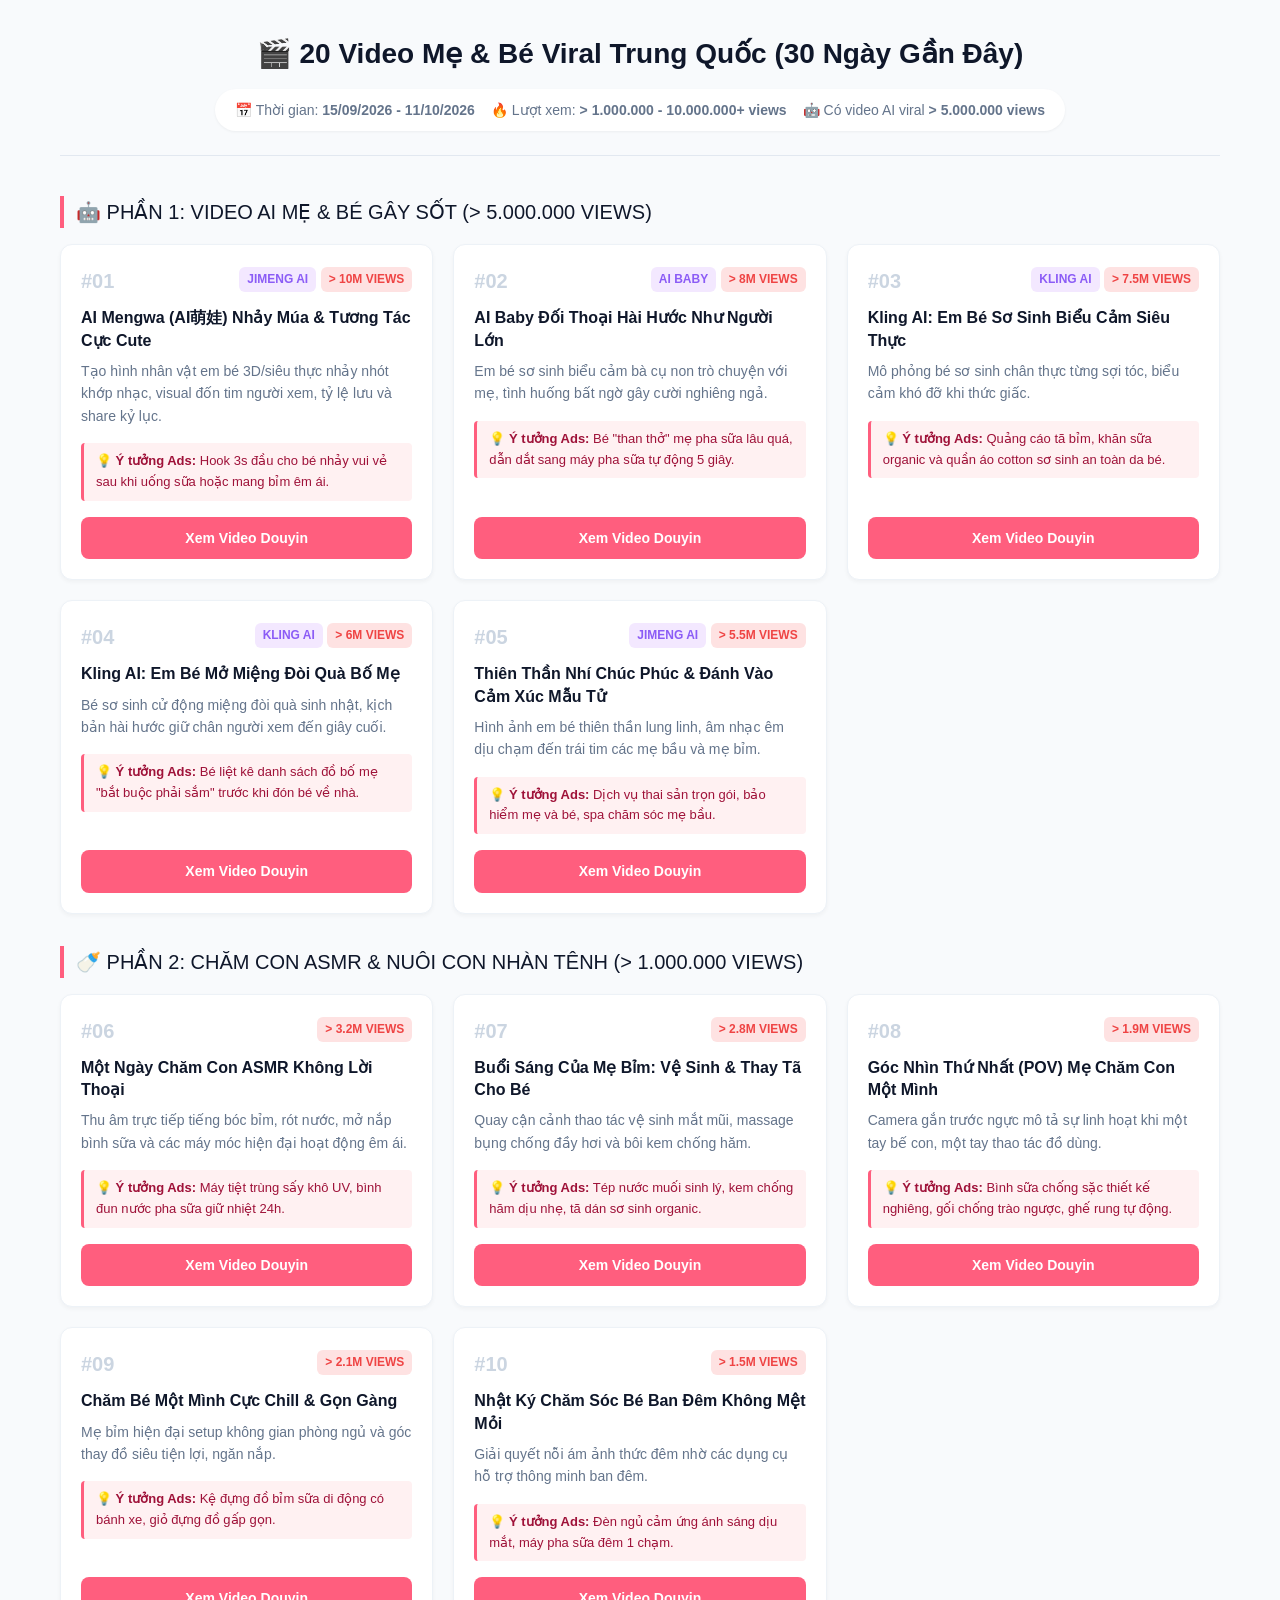
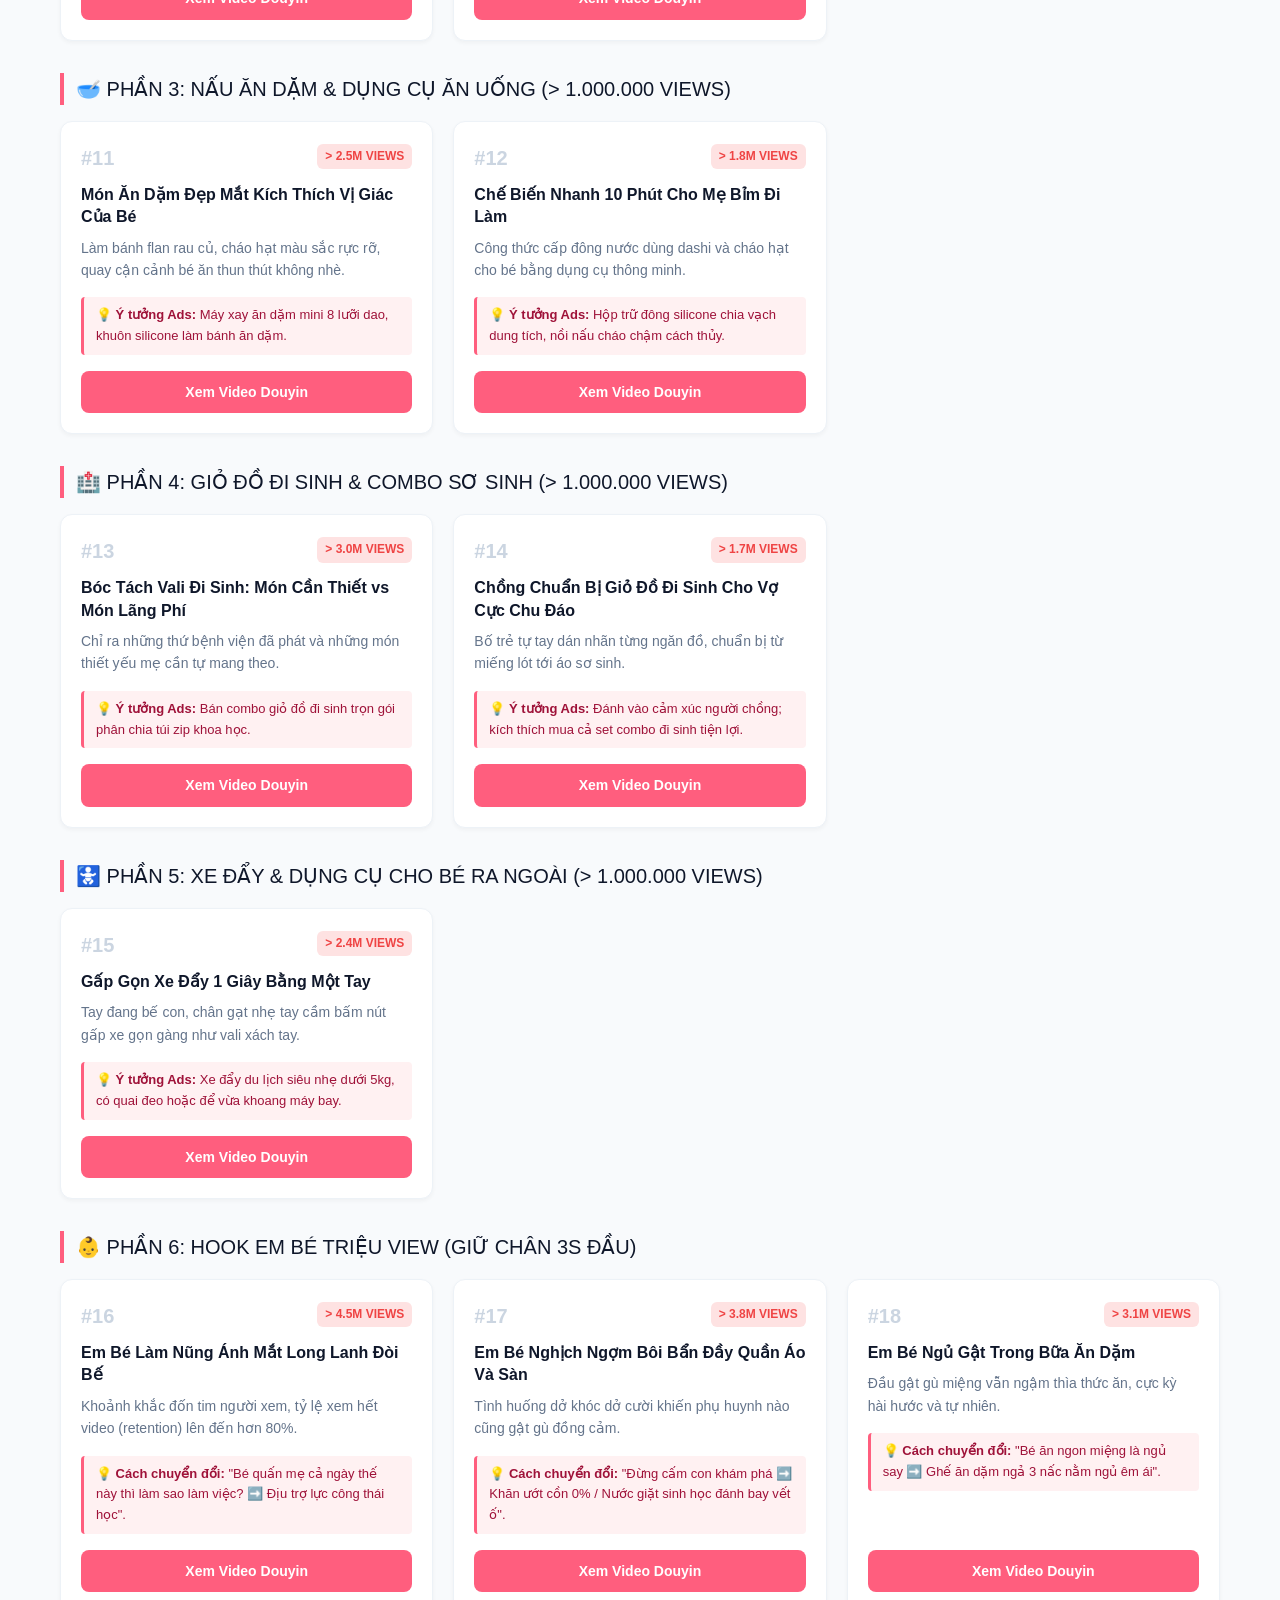
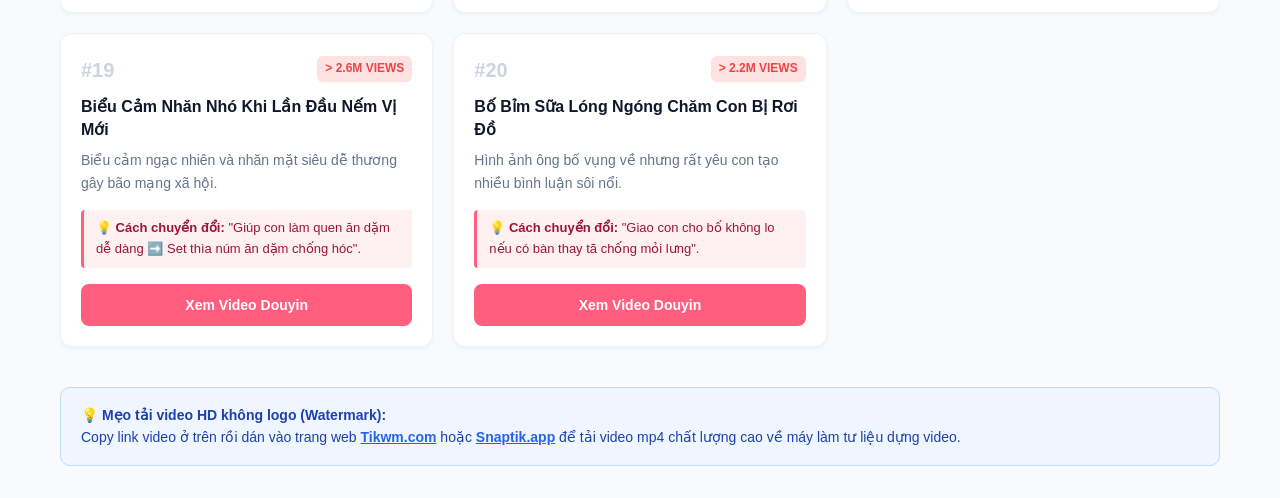
<file: danh_sach_video_viral_me_be.html>
<!DOCTYPE html>
<html lang="vi">
<head>
    <meta charset="UTF-8">
    <meta name="viewport" content="width=device-width, initial-scale=1.0">
    <title>20 Video Mẹ & Bé Viral Trung Quốc (30 Ngày Gần Đây) - Ý Tưởng Quảng Cáo</title>
    <style>
        :root {
            --primary: #ff5e7e;
            --primary-dark: #e04364;
            --bg: #f8fafc;
            --card-bg: #ffffff;
            --text-main: #1e293b;
            --text-sub: #64748b;
            --ai-badge: #8b5cf6;
            --viral-badge: #ef4444;
        }
        * { box-sizing: border-box; margin: 0; padding: 0; font-family: -apple-system, BlinkMacSystemFont, 'Segoe UI', Roboto, Helvetica, Arial, sans-serif; }
        body { background: var(--bg); color: var(--text-main); padding: 32px 20px; max-width: 1200px; margin: 0 auto; line-height: 1.6; }
        header { text-align: center; margin-bottom: 40px; padding-bottom: 24px; border-bottom: 1px solid #e2e8f0; }
        h1 { font-size: 28px; color: #0f172a; margin-bottom: 12px; }
        .meta-bar { display: inline-flex; gap: 16px; flex-wrap: wrap; background: #fff; padding: 10px 20px; border-radius: 99px; box-shadow: 0 1px 3px rgba(0,0,0,0.05); font-size: 14px; color: var(--text-sub); }
        .badge { display: inline-block; padding: 3px 8px; border-radius: 6px; font-weight: 600; font-size: 12px; text-transform: uppercase; }
        .badge-ai { background: #f3e8ff; color: var(--ai-badge); }
        .badge-hot { background: #fee2e2; color: var(--viral-badge); }
        .section-title { font-size: 20px; margin: 32px 0 16px; display: flex; align-items: center; gap: 8px; color: #0f172a; border-left: 4px solid var(--primary); padding-left: 12px; }
        .grid { display: grid; grid-template-columns: repeat(auto-fill, minmax(360px, 1fr)); gap: 20px; }
        .card { background: var(--card-bg); border-radius: 12px; padding: 20px; box-shadow: 0 2px 4px rgba(0,0,0,0.04); border: 1px solid #edf2f7; transition: transform 0.2s, box-shadow 0.2s; display: flex; flex-direction: column; justify-content: space-between; }
        .card:hover { transform: translateY(-3px); box-shadow: 0 8px 16px rgba(0,0,0,0.08); border-color: #cbd5e1; }
        .card-header { display: flex; justify-content: space-between; align-items: flex-start; margin-bottom: 10px; }
        .card-num { font-weight: 800; color: #cbd5e1; font-size: 20px; }
        .card-title { font-size: 16px; font-weight: 700; color: #0f172a; margin-bottom: 8px; line-height: 1.4; }
        .card-desc { font-size: 14px; color: var(--text-sub); margin-bottom: 16px; }
        .card-ad { background: #fff1f2; border-left: 3px solid var(--primary); padding: 8px 12px; border-radius: 4px; font-size: 13px; color: #9f1239; margin-bottom: 16px; }
        .card-actions { display: flex; gap: 10px; margin-top: auto; }
        .btn { flex: 1; text-align: center; text-decoration: none; padding: 10px 14px; border-radius: 8px; font-weight: 600; font-size: 14px; cursor: pointer; transition: background 0.15s; border: none; }
        .btn-primary { background: var(--primary); color: #fff; }
        .btn-primary:hover { background: var(--primary-dark); }
        .btn-secondary { background: #f1f5f9; color: #334155; }
        .btn-secondary:hover { background: #e2e8f0; }
        .tips-box { background: #eff6ff; border: 1px solid #bfdbfe; border-radius: 10px; padding: 16px 20px; margin-top: 40px; font-size: 14px; color: #1e40af; }
    </style>
</head>
<body>

<header>
    <h1>🎬 20 Video Mẹ & Bé Viral Trung Quốc (30 Ngày Gần Đây)</h1>
    <div class="meta-bar">
        <span>📅 Thời gian: <b>15/09/2026 - 11/10/2026</b></span>
        <span>🔥 Lượt xem: <b>> 1.000.000 - 10.000.000+ views</b></span>
        <span>🤖 Có video AI viral <b>> 5.000.000 views</b></span>
    </div>
</header>

<div class="section-title">🤖 PHẦN 1: VIDEO AI MẸ & BÉ GÂY SỐT (> 5.000.000 VIEWS)</div>
<div class="grid">
    <div class="card">
        <div>
            <div class="card-header">
                <span class="card-num">#01</span>
                <div><span class="badge badge-ai">Jimeng AI</span> <span class="badge badge-hot">> 10M Views</span></div>
            </div>
            <div class="card-title">AI Mengwa (AI萌娃) Nhảy Múa & Tương Tác Cực Cute</div>
            <div class="card-desc">Tạo hình nhân vật em bé 3D/siêu thực nhảy nhót khớp nhạc, visual đốn tim người xem, tỷ lệ lưu và share kỷ lục.</div>
            <div class="card-ad"><b>💡 Ý tưởng Ads:</b> Hook 3s đầu cho bé nhảy vui vẻ sau khi uống sữa hoặc mang bỉm êm ái.</div>
        </div>
        <div class="card-actions">
            <a href="https://www.douyin.com/video/7695169182837469386" target="_blank" class="btn btn-primary">Xem Video Douyin</a>
        </div>
    </div>

    <div class="card">
        <div>
            <div class="card-header">
                <span class="card-num">#02</span>
                <div><span class="badge badge-ai">AI Baby</span> <span class="badge badge-hot">> 8M Views</span></div>
            </div>
            <div class="card-title">AI Baby Đối Thoại Hài Hước Như Người Lớn</div>
            <div class="card-desc">Em bé sơ sinh biểu cảm bà cụ non trò chuyện với mẹ, tình huống bất ngờ gây cười nghiêng ngả.</div>
            <div class="card-ad"><b>💡 Ý tưởng Ads:</b> Bé "than thở" mẹ pha sữa lâu quá, dẫn dắt sang máy pha sữa tự động 5 giây.</div>
        </div>
        <div class="card-actions">
            <a href="https://www.douyin.com/video/7688611324369134976" target="_blank" class="btn btn-primary">Xem Video Douyin</a>
        </div>
    </div>

    <div class="card">
        <div>
            <div class="card-header">
                <span class="card-num">#03</span>
                <div><span class="badge badge-ai">Kling AI</span> <span class="badge badge-hot">> 7.5M Views</span></div>
            </div>
            <div class="card-title">Kling AI: Em Bé Sơ Sinh Biểu Cảm Siêu Thực</div>
            <div class="card-desc">Mô phỏng bé sơ sinh chân thực từng sợi tóc, biểu cảm khó đỡ khi thức giấc.</div>
            <div class="card-ad"><b>💡 Ý tưởng Ads:</b> Quảng cáo tã bỉm, khăn sữa organic và quần áo cotton sơ sinh an toàn da bé.</div>
        </div>
        <div class="card-actions">
            <a href="https://www.douyin.com/video/7686124139061371849" target="_blank" class="btn btn-primary">Xem Video Douyin</a>
        </div>
    </div>

    <div class="card">
        <div>
            <div class="card-header">
                <span class="card-num">#04</span>
                <div><span class="badge badge-ai">Kling AI</span> <span class="badge badge-hot">> 6M Views</span></div>
            </div>
            <div class="card-title">Kling AI: Em Bé Mở Miệng Đòi Quà Bố Mẹ</div>
            <div class="card-desc">Bé sơ sinh cử động miệng đòi quà sinh nhật, kịch bản hài hước giữ chân người xem đến giây cuối.</div>
            <div class="card-ad"><b>💡 Ý tưởng Ads:</b> Bé liệt kê danh sách đồ bố mẹ "bắt buộc phải sắm" trước khi đón bé về nhà.</div>
        </div>
        <div class="card-actions">
            <a href="https://www.douyin.com/video/7686051037417599598" target="_blank" class="btn btn-primary">Xem Video Douyin</a>
        </div>
    </div>

    <div class="card">
        <div>
            <div class="card-header">
                <span class="card-num">#05</span>
                <div><span class="badge badge-ai">Jimeng AI</span> <span class="badge badge-hot">> 5.5M Views</span></div>
            </div>
            <div class="card-title">Thiên Thần Nhí Chúc Phúc & Đánh Vào Cảm Xúc Mẫu Tử</div>
            <div class="card-desc">Hình ảnh em bé thiên thần lung linh, âm nhạc êm dịu chạm đến trái tim các mẹ bầu và mẹ bỉm.</div>
            <div class="card-ad"><b>💡 Ý tưởng Ads:</b> Dịch vụ thai sản trọn gói, bảo hiểm mẹ và bé, spa chăm sóc mẹ bầu.</div>
        </div>
        <div class="card-actions">
            <a href="https://www.douyin.com/video/7685605652786292404" target="_blank" class="btn btn-primary">Xem Video Douyin</a>
        </div>
    </div>
</div>

<div class="section-title">🍼 PHẦN 2: CHĂM CON ASMR & NUÔI CON NHÀN TÊNH (> 1.000.000 VIEWS)</div>
<div class="grid">
    <div class="card">
        <div>
            <div class="card-header">
                <span class="card-num">#06</span>
                <div><span class="badge badge-hot">> 3.2M Views</span></div>
            </div>
            <div class="card-title">Một Ngày Chăm Con ASMR Không Lời Thoại</div>
            <div class="card-desc">Thu âm trực tiếp tiếng bóc bỉm, rót nước, mở nắp bình sữa và các máy móc hiện đại hoạt động êm ái.</div>
            <div class="card-ad"><b>💡 Ý tưởng Ads:</b> Máy tiệt trùng sấy khô UV, bình đun nước pha sữa giữ nhiệt 24h.</div>
        </div>
        <div class="card-actions">
            <a href="https://www.douyin.com/video/7690249939255618152" target="_blank" class="btn btn-primary">Xem Video Douyin</a>
        </div>
    </div>

    <div class="card">
        <div>
            <div class="card-header">
                <span class="card-num">#07</span>
                <div><span class="badge badge-hot">> 2.8M Views</span></div>
            </div>
            <div class="card-title">Buổi Sáng Của Mẹ Bỉm: Vệ Sinh & Thay Tã Cho Bé</div>
            <div class="card-desc">Quay cận cảnh thao tác vệ sinh mắt mũi, massage bụng chống đầy hơi và bôi kem chống hăm.</div>
            <div class="card-ad"><b>💡 Ý tưởng Ads:</b> Tép nước muối sinh lý, kem chống hăm dịu nhẹ, tã dán sơ sinh organic.</div>
        </div>
        <div class="card-actions">
            <a href="https://www.douyin.com/video/7689443262788626825" target="_blank" class="btn btn-primary">Xem Video Douyin</a>
        </div>
    </div>

    <div class="card">
        <div>
            <div class="card-header">
                <span class="card-num">#08</span>
                <div><span class="badge badge-hot">> 1.9M Views</span></div>
            </div>
            <div class="card-title">Góc Nhìn Thứ Nhất (POV) Mẹ Chăm Con Một Mình</div>
            <div class="card-desc">Camera gắn trước ngực mô tả sự linh hoạt khi một tay bế con, một tay thao tác đồ dùng.</div>
            <div class="card-ad"><b>💡 Ý tưởng Ads:</b> Bình sữa chống sặc thiết kế nghiêng, gối chống trào ngược, ghế rung tự động.</div>
        </div>
        <div class="card-actions">
            <a href="https://www.douyin.com/video/7686434900283932650" target="_blank" class="btn btn-primary">Xem Video Douyin</a>
        </div>
    </div>

    <div class="card">
        <div>
            <div class="card-header">
                <span class="card-num">#09</span>
                <div><span class="badge badge-hot">> 2.1M Views</span></div>
            </div>
            <div class="card-title">Chăm Bé Một Mình Cực Chill & Gọn Gàng</div>
            <div class="card-desc">Mẹ bỉm hiện đại setup không gian phòng ngủ và góc thay đồ siêu tiện lợi, ngăn nắp.</div>
            <div class="card-ad"><b>💡 Ý tưởng Ads:</b> Kệ đựng đồ bỉm sữa di động có bánh xe, giỏ đựng đồ gấp gọn.</div>
        </div>
        <div class="card-actions">
            <a href="https://www.douyin.com/video/7692361343018909794" target="_blank" class="btn btn-primary">Xem Video Douyin</a>
        </div>
    </div>

    <div class="card">
        <div>
            <div class="card-header">
                <span class="card-num">#10</span>
                <div><span class="badge badge-hot">> 1.5M Views</span></div>
            </div>
            <div class="card-title">Nhật Ký Chăm Sóc Bé Ban Đêm Không Mệt Mỏi</div>
            <div class="card-desc">Giải quyết nỗi ám ảnh thức đêm nhờ các dụng cụ hỗ trợ thông minh ban đêm.</div>
            <div class="card-ad"><b>💡 Ý tưởng Ads:</b> Đèn ngủ cảm ứng ánh sáng dịu mắt, máy pha sữa đêm 1 chạm.</div>
        </div>
        <div class="card-actions">
            <a href="https://www.douyin.com/video/7686053667733144235" target="_blank" class="btn btn-primary">Xem Video Douyin</a>
        </div>
    </div>
</div>

<div class="section-title">🥣 PHẦN 3: NẤU ĂN DẶM & DỤNG CỤ ĂN UỐNG (> 1.000.000 VIEWS)</div>
<div class="grid">
    <div class="card">
        <div>
            <div class="card-header">
                <span class="card-num">#11</span>
                <div><span class="badge badge-hot">> 2.5M Views</span></div>
            </div>
            <div class="card-title">Món Ăn Dặm Đẹp Mắt Kích Thích Vị Giác Của Bé</div>
            <div class="card-desc">Làm bánh flan rau củ, cháo hạt màu sắc rực rỡ, quay cận cảnh bé ăn thun thút không nhè.</div>
            <div class="card-ad"><b>💡 Ý tưởng Ads:</b> Máy xay ăn dặm mini 8 lưỡi dao, khuôn silicone làm bánh ăn dặm.</div>
        </div>
        <div class="card-actions">
            <a href="https://www.douyin.com/video/7691969512995835162" target="_blank" class="btn btn-primary">Xem Video Douyin</a>
        </div>
    </div>

    <div class="card">
        <div>
            <div class="card-header">
                <span class="card-num">#12</span>
                <div><span class="badge badge-hot">> 1.8M Views</span></div>
            </div>
            <div class="card-title">Chế Biến Nhanh 10 Phút Cho Mẹ Bỉm Đi Làm</div>
            <div class="card-desc">Công thức cấp đông nước dùng dashi và cháo hạt cho bé bằng dụng cụ thông minh.</div>
            <div class="card-ad"><b>💡 Ý tưởng Ads:</b> Hộp trữ đông silicone chia vạch dung tích, nồi nấu cháo chậm cách thủy.</div>
        </div>
        <div class="card-actions">
            <a href="https://www.douyin.com/video/7690844513597754634" target="_blank" class="btn btn-primary">Xem Video Douyin</a>
        </div>
    </div>
</div>

<div class="section-title">🏥 PHẦN 4: GIỎ ĐỒ ĐI SINH & COMBO SƠ SINH (> 1.000.000 VIEWS)</div>
<div class="grid">
    <div class="card">
        <div>
            <div class="card-header">
                <span class="card-num">#13</span>
                <div><span class="badge badge-hot">> 3.0M Views</span></div>
            </div>
            <div class="card-title">Bóc Tách Vali Đi Sinh: Món Cần Thiết vs Món Lãng Phí</div>
            <div class="card-desc">Chỉ ra những thứ bệnh viện đã phát và những món thiết yếu mẹ cần tự mang theo.</div>
            <div class="card-ad"><b>💡 Ý tưởng Ads:</b> Bán combo giỏ đồ đi sinh trọn gói phân chia túi zip khoa học.</div>
        </div>
        <div class="card-actions">
            <a href="https://www.douyin.com/video/7689894222425492763" target="_blank" class="btn btn-primary">Xem Video Douyin</a>
        </div>
    </div>

    <div class="card">
        <div>
            <div class="card-header">
                <span class="card-num">#14</span>
                <div><span class="badge badge-hot">> 1.7M Views</span></div>
            </div>
            <div class="card-title">Chồng Chuẩn Bị Giỏ Đồ Đi Sinh Cho Vợ Cực Chu Đáo</div>
            <div class="card-desc">Bố trẻ tự tay dán nhãn từng ngăn đồ, chuẩn bị từ miếng lót tới áo sơ sinh.</div>
            <div class="card-ad"><b>💡 Ý tưởng Ads:</b> Đánh vào cảm xúc người chồng; kích thích mua cả set combo đi sinh tiện lợi.</div>
        </div>
        <div class="card-actions">
            <a href="https://www.douyin.com/video/7687180844741504506" target="_blank" class="btn btn-primary">Xem Video Douyin</a>
        </div>
    </div>
</div>

<div class="section-title">🚼 PHẦN 5: XE ĐẨY & DỤNG CỤ CHO BÉ RA NGOÀI (> 1.000.000 VIEWS)</div>
<div class="grid">
    <div class="card">
        <div>
            <div class="card-header">
                <span class="card-num">#15</span>
                <div><span class="badge badge-hot">> 2.4M Views</span></div>
            </div>
            <div class="card-title">Gấp Gọn Xe Đẩy 1 Giây Bằng Một Tay</div>
            <div class="card-desc">Tay đang bế con, chân gạt nhẹ tay cầm bấm nút gấp xe gọn gàng như vali xách tay.</div>
            <div class="card-ad"><b>💡 Ý tưởng Ads:</b> Xe đẩy du lịch siêu nhẹ dưới 5kg, có quai đeo hoặc để vừa khoang máy bay.</div>
        </div>
        <div class="card-actions">
            <a href="https://www.douyin.com/video/7694274948583935354" target="_blank" class="btn btn-primary">Xem Video Douyin</a>
        </div>
    </div>
</div>

<div class="section-title">👶 PHẦN 6: HOOK EM BÉ TRIỆU VIEW (GIỮ CHÂN 3S ĐẦU)</div>
<div class="grid">
    <div class="card">
        <div>
            <div class="card-header">
                <span class="card-num">#16</span>
                <div><span class="badge badge-hot">> 4.5M Views</span></div>
            </div>
            <div class="card-title">Em Bé Làm Nũng Ánh Mắt Long Lanh Đòi Bế</div>
            <div class="card-desc">Khoảnh khắc đốn tim người xem, tỷ lệ xem hết video (retention) lên đến hơn 80%.</div>
            <div class="card-ad"><b>💡 Cách chuyển đổi:</b> "Bé quấn mẹ cả ngày thế này thì làm sao làm việc? ➡️ Địu trợ lực công thái học".</div>
        </div>
        <div class="card-actions">
            <a href="https://www.douyin.com/video/7694703932287675903" target="_blank" class="btn btn-primary">Xem Video Douyin</a>
        </div>
    </div>

    <div class="card">
        <div>
            <div class="card-header">
                <span class="card-num">#17</span>
                <div><span class="badge badge-hot">> 3.8M Views</span></div>
            </div>
            <div class="card-title">Em Bé Nghịch Ngợm Bôi Bẩn Đầy Quần Áo Và Sàn</div>
            <div class="card-desc">Tình huống dở khóc dở cười khiến phụ huynh nào cũng gật gù đồng cảm.</div>
            <div class="card-ad"><b>💡 Cách chuyển đổi:</b> "Đừng cấm con khám phá ➡️ Khăn ướt cồn 0% / Nước giặt sinh học đánh bay vết ố".</div>
        </div>
        <div class="card-actions">
            <a href="https://www.douyin.com/video/7694322017751368043" target="_blank" class="btn btn-primary">Xem Video Douyin</a>
        </div>
    </div>

    <div class="card">
        <div>
            <div class="card-header">
                <span class="card-num">#18</span>
                <div><span class="badge badge-hot">> 3.1M Views</span></div>
            </div>
            <div class="card-title">Em Bé Ngủ Gật Trong Bữa Ăn Dặm</div>
            <div class="card-desc">Đầu gật gù miệng vẫn ngậm thìa thức ăn, cực kỳ hài hước và tự nhiên.</div>
            <div class="card-ad"><b>💡 Cách chuyển đổi:</b> "Bé ăn ngon miệng là ngủ say ➡️ Ghế ăn dặm ngả 3 nấc nằm ngủ êm ái".</div>
        </div>
        <div class="card-actions">
            <a href="https://www.douyin.com/video/7692616429375820262" target="_blank" class="btn btn-primary">Xem Video Douyin</a>
        </div>
    </div>

    <div class="card">
        <div>
            <div class="card-header">
                <span class="card-num">#19</span>
                <div><span class="badge badge-hot">> 2.6M Views</span></div>
            </div>
            <div class="card-title">Biểu Cảm Nhăn Nhó Khi Lần Đầu Nếm Vị Mới</div>
            <div class="card-desc">Biểu cảm ngạc nhiên và nhăn mặt siêu dễ thương gây bão mạng xã hội.</div>
            <div class="card-ad"><b>💡 Cách chuyển đổi:</b> "Giúp con làm quen ăn dặm dễ dàng ➡️ Set thìa núm ăn dặm chống hóc".</div>
        </div>
        <div class="card-actions">
            <a href="https://www.douyin.com/video/7691270236385215808" target="_blank" class="btn btn-primary">Xem Video Douyin</a>
        </div>
    </div>

    <div class="card">
        <div>
            <div class="card-header">
                <span class="card-num">#20</span>
                <div><span class="badge badge-hot">> 2.2M Views</span></div>
            </div>
            <div class="card-title">Bố Bỉm Sữa Lóng Ngóng Chăm Con Bị Rơi Đồ</div>
            <div class="card-desc">Hình ảnh ông bố vụng về nhưng rất yêu con tạo nhiều bình luận sôi nổi.</div>
            <div class="card-ad"><b>💡 Cách chuyển đổi:</b> "Giao con cho bố không lo nếu có bàn thay tã chống mỏi lưng".</div>
        </div>
        <div class="card-actions">
            <a href="https://www.douyin.com/video/7691959333383200936" target="_blank" class="btn btn-primary">Xem Video Douyin</a>
        </div>
    </div>
</div>

<div class="tips-box">
    <b>💡 Mẹo tải video HD không logo (Watermark):</b><br>
    Copy link video ở trên rồi dán vào trang web <a href="https://www.tikwm.com" target="_blank" style="color: #2563eb; font-weight: bold;">Tikwm.com</a> hoặc <a href="https://snaptik.app" target="_blank" style="color: #2563eb; font-weight: bold;">Snaptik.app</a> để tải video mp4 chất lượng cao về máy làm tư liệu dựng video.
</div>

</body>
</html>
</file>
